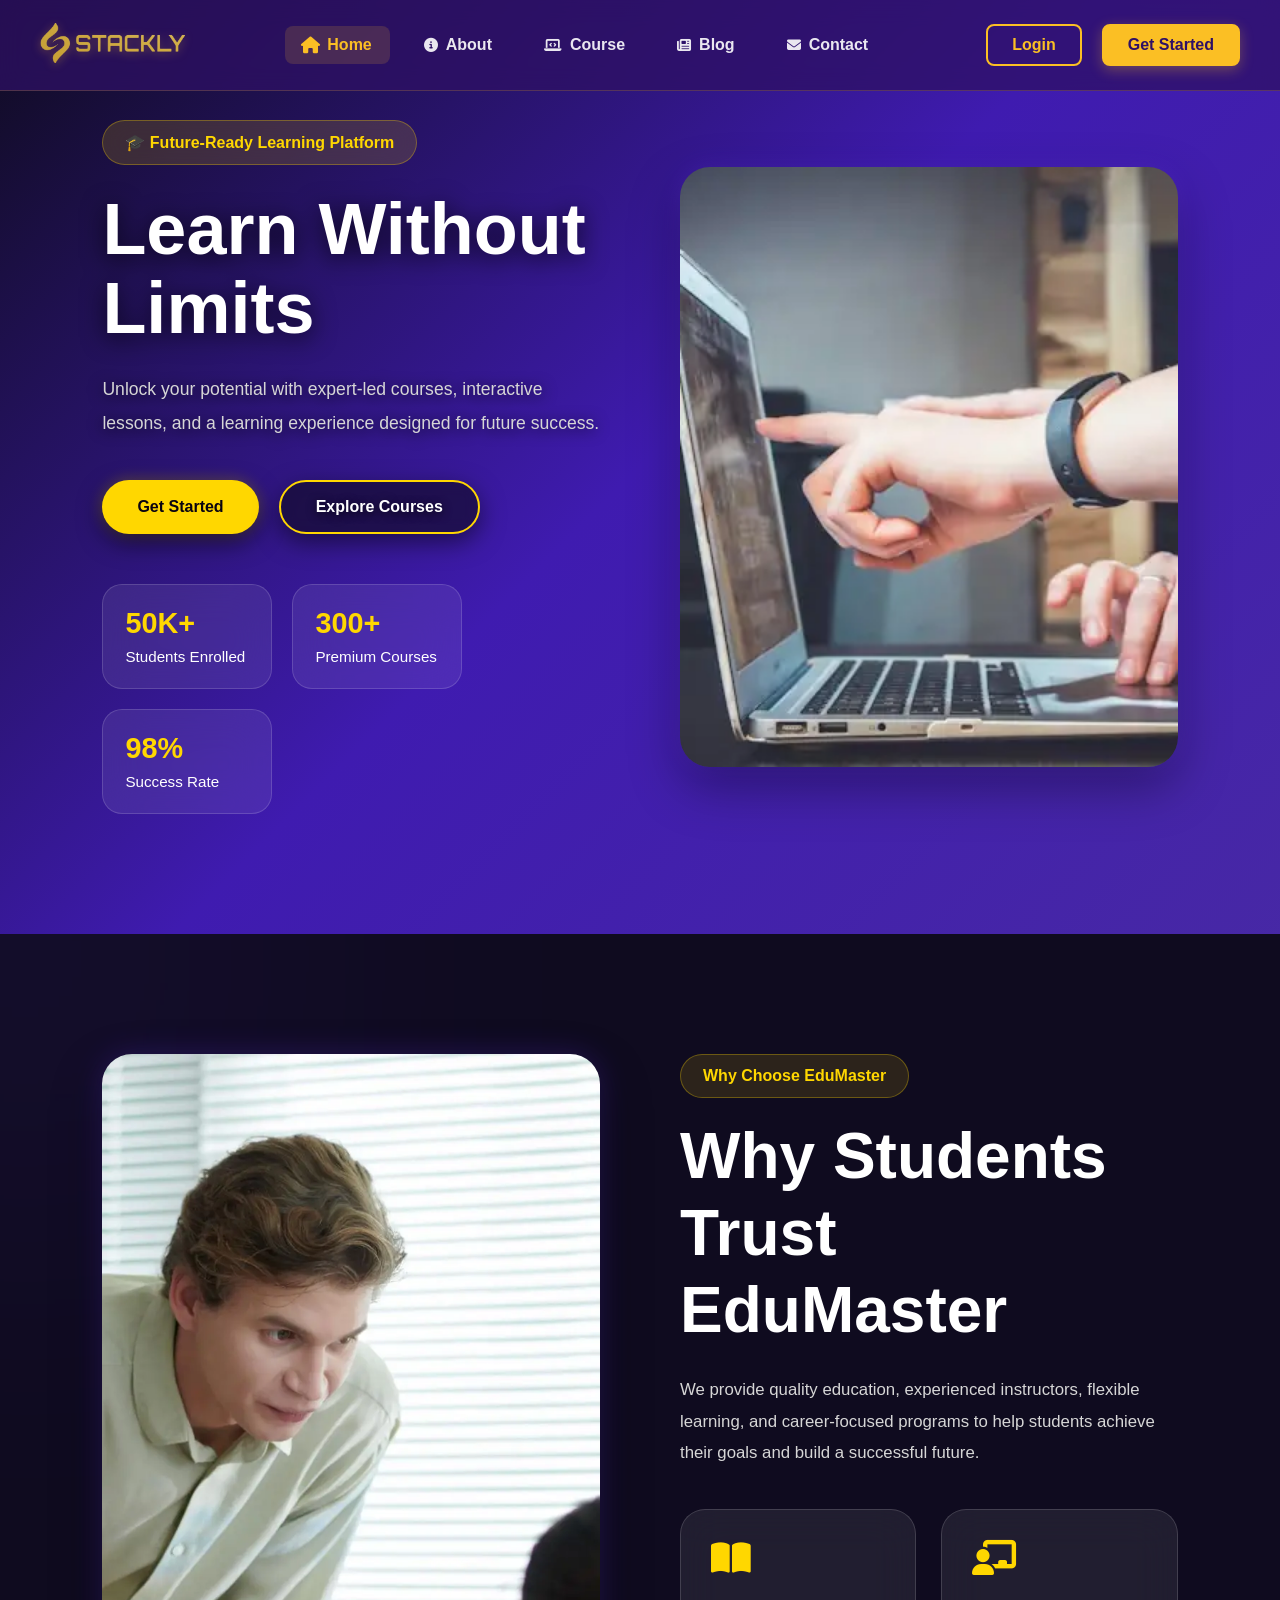
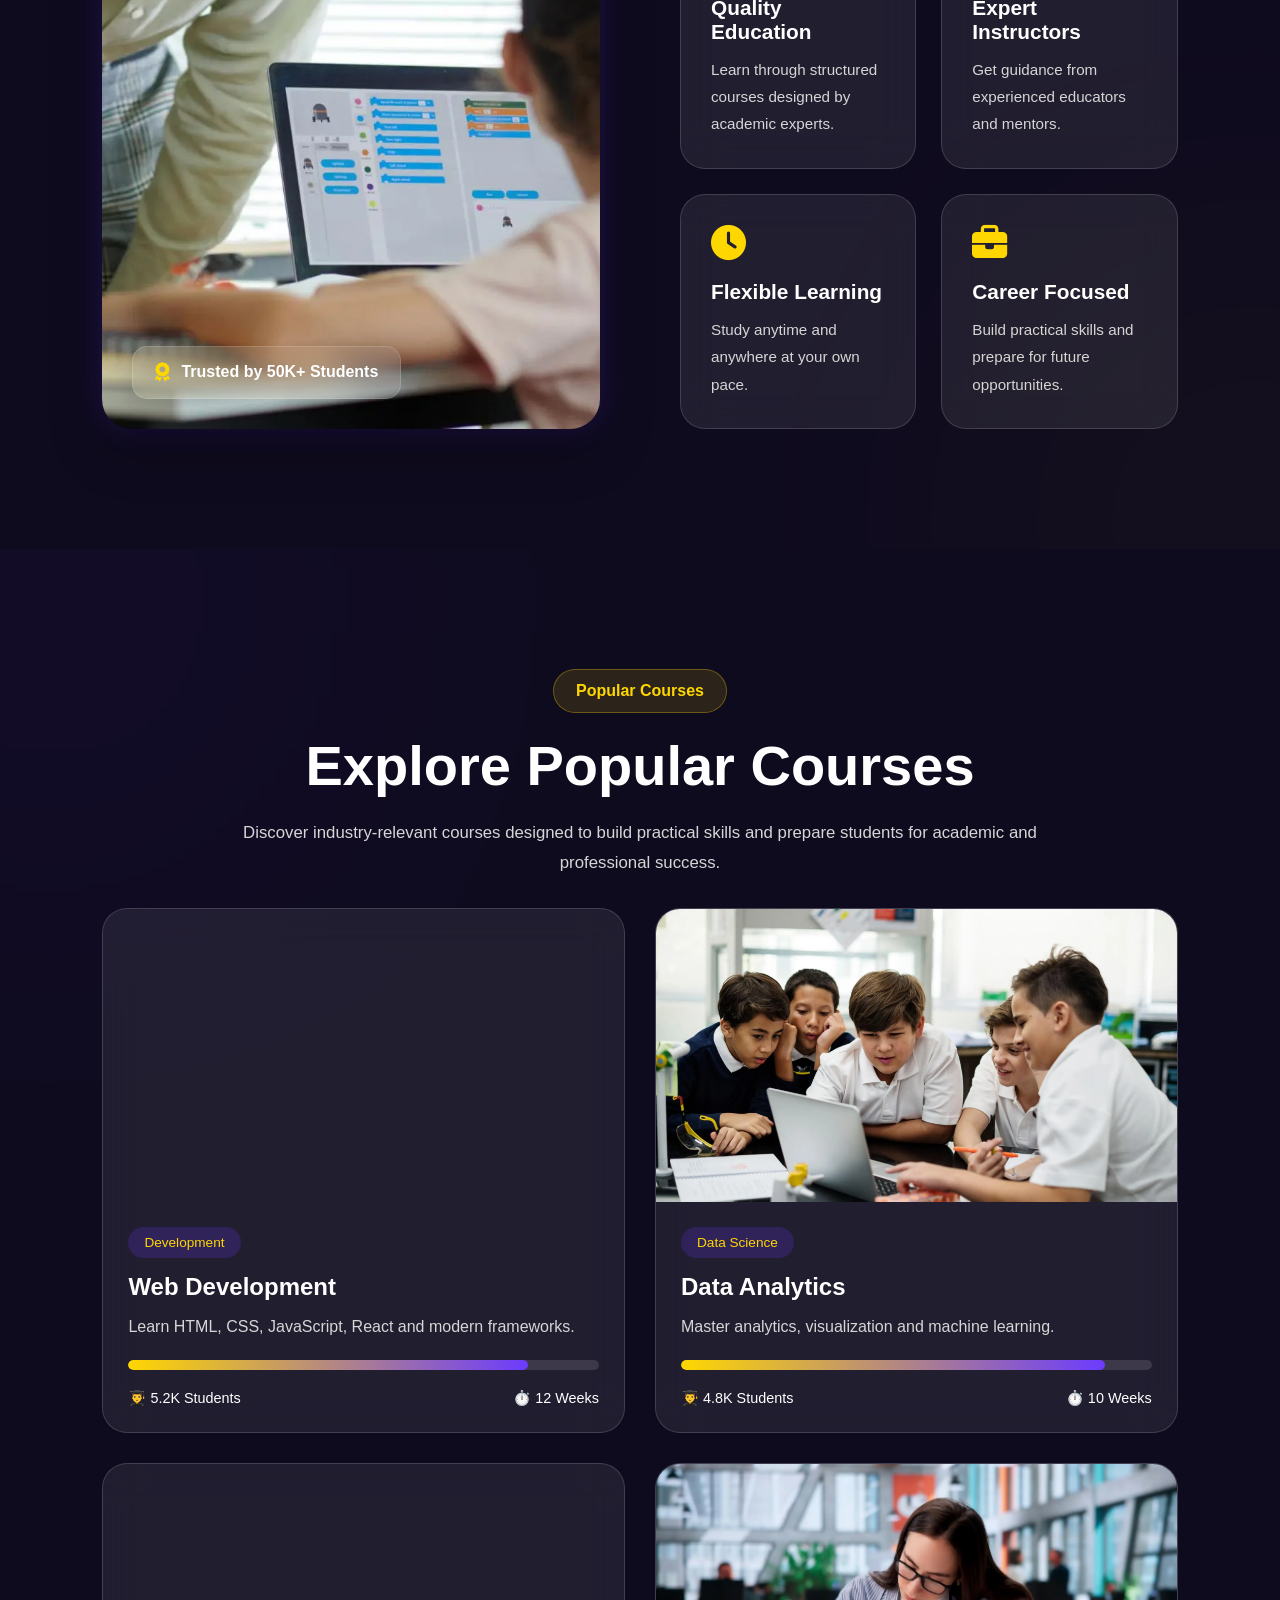
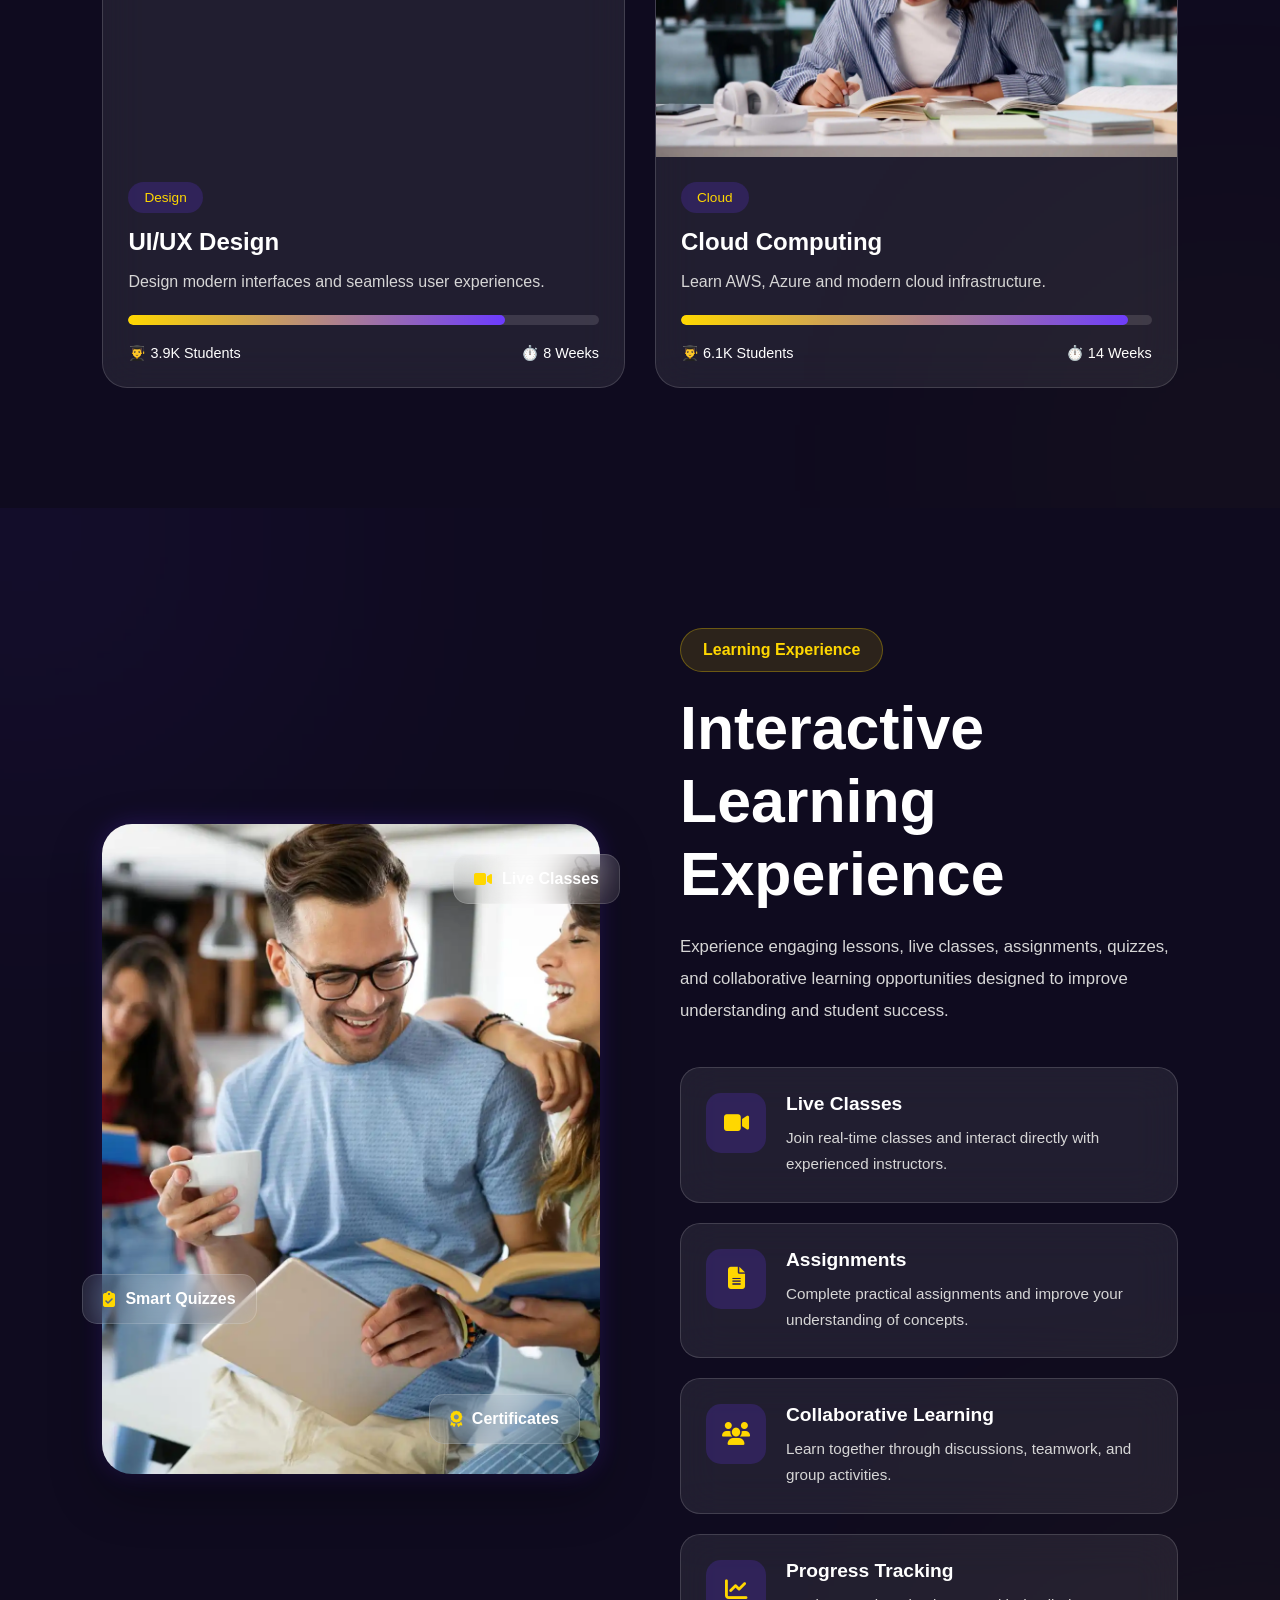
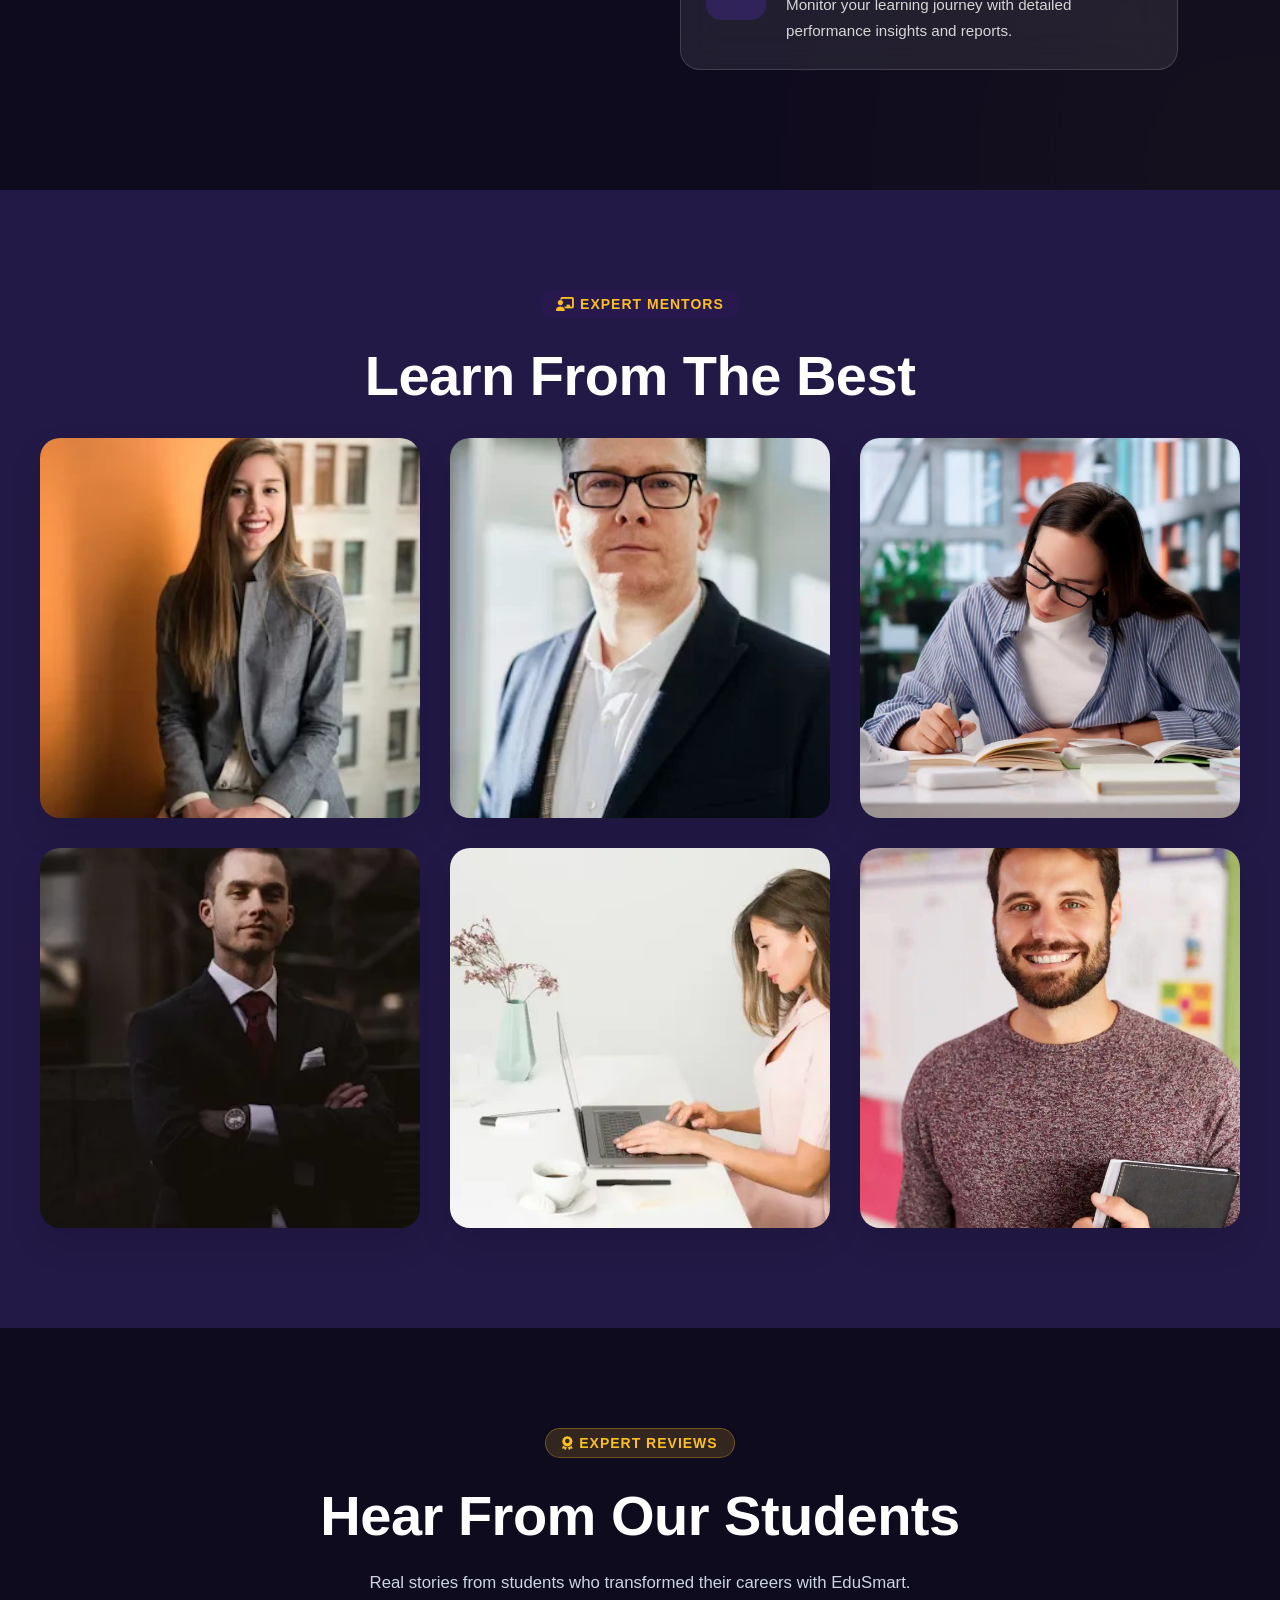
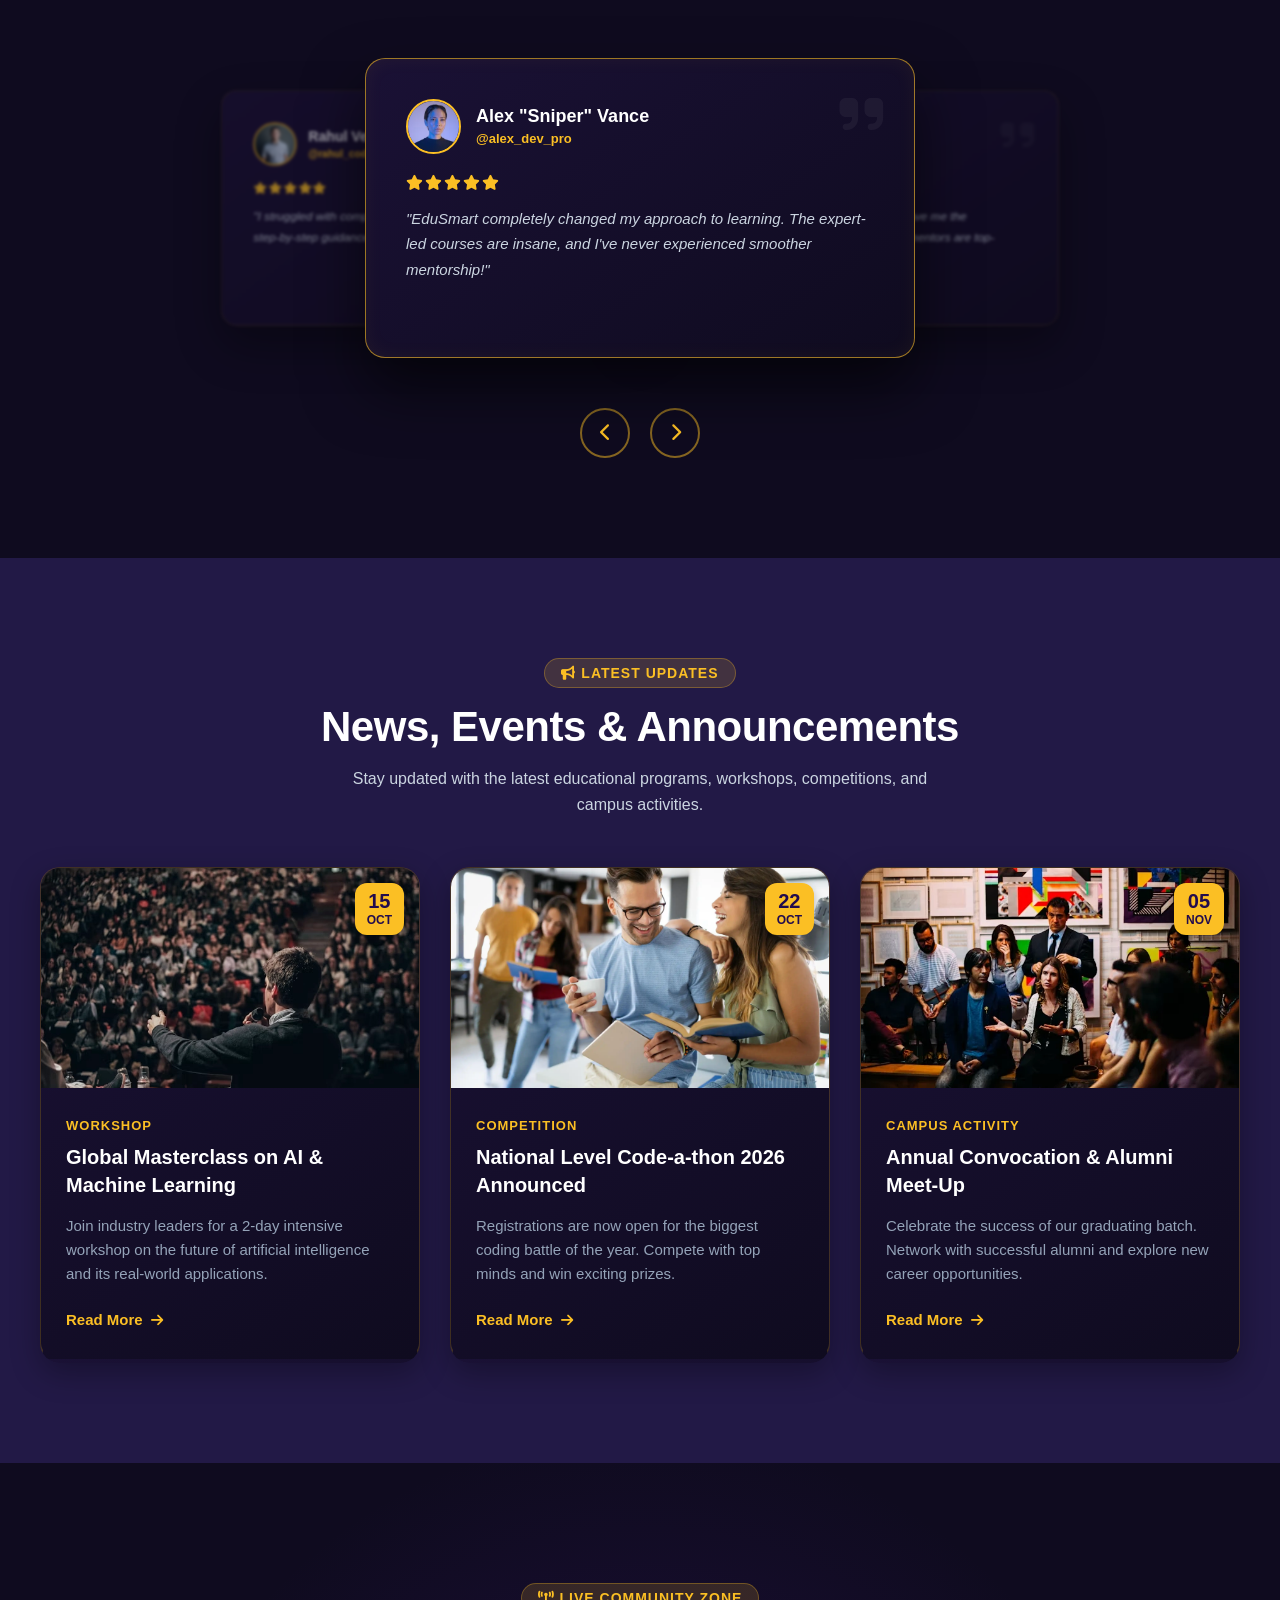
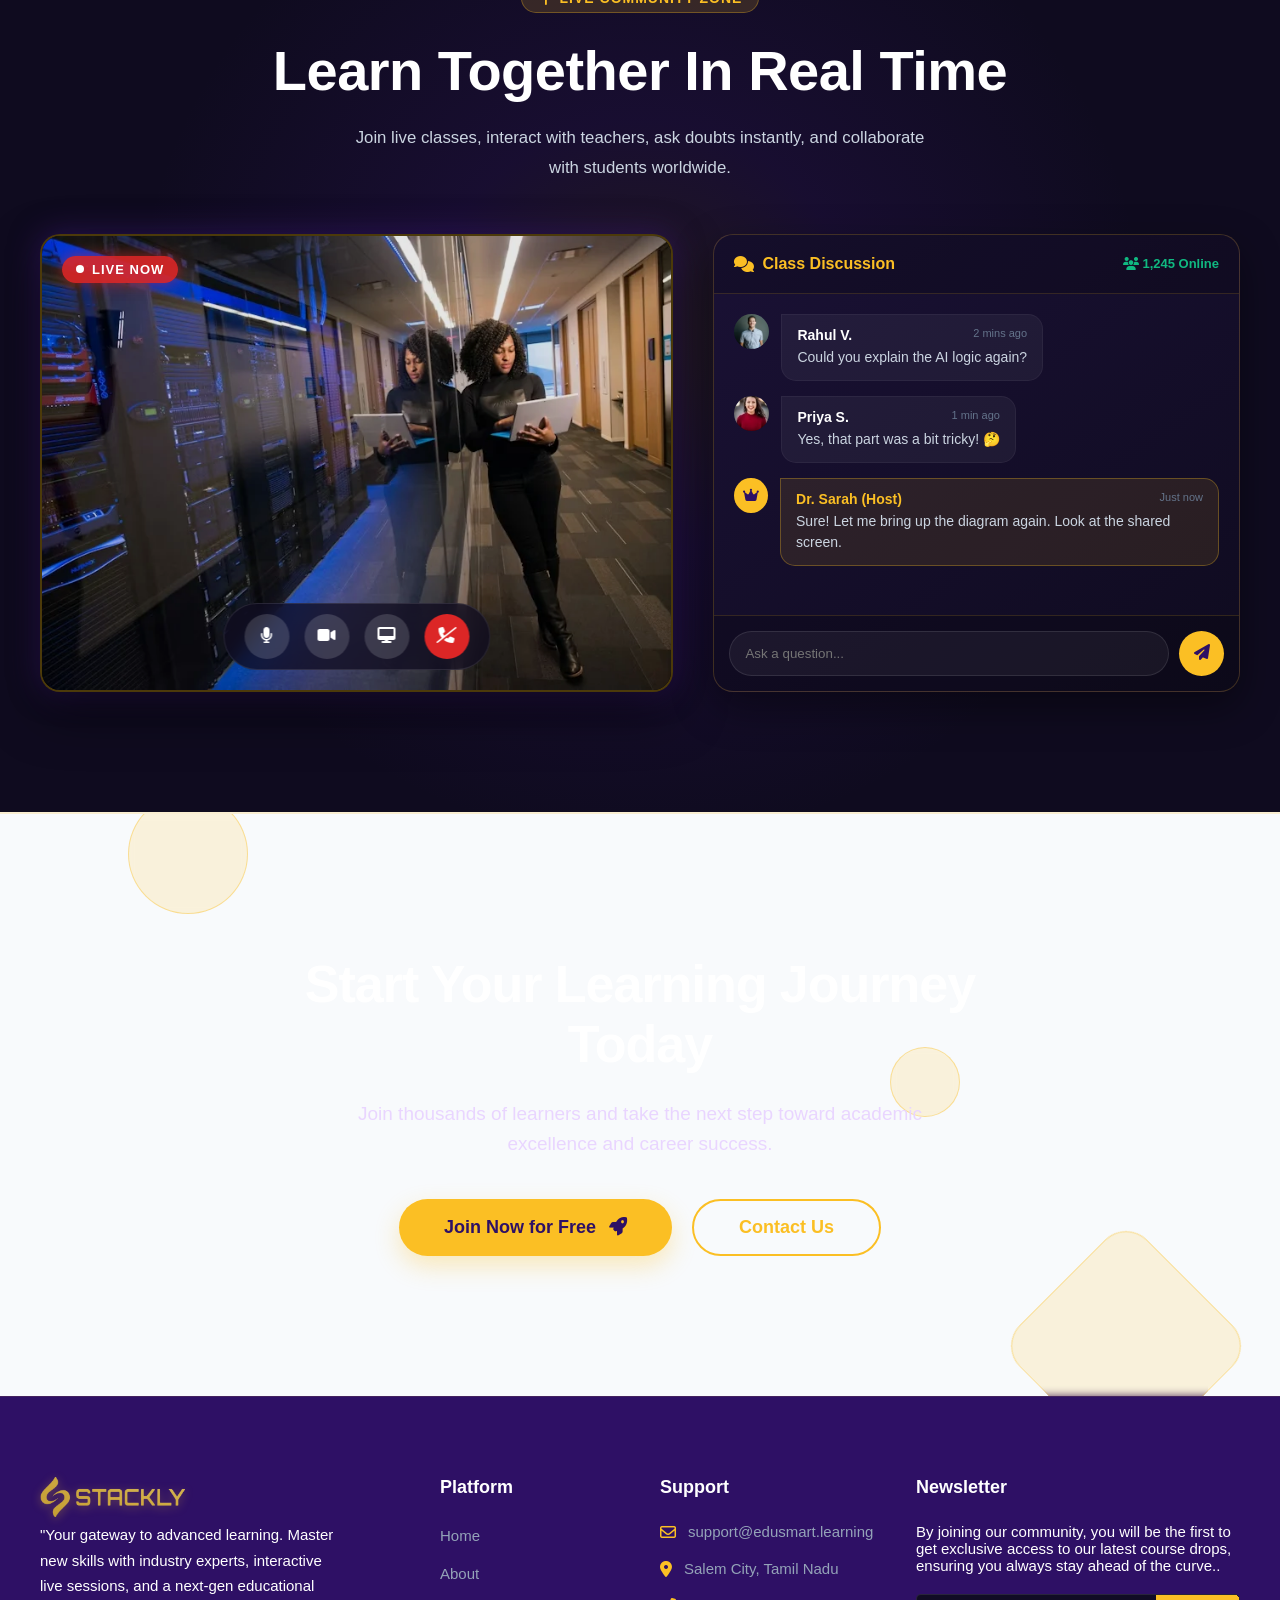
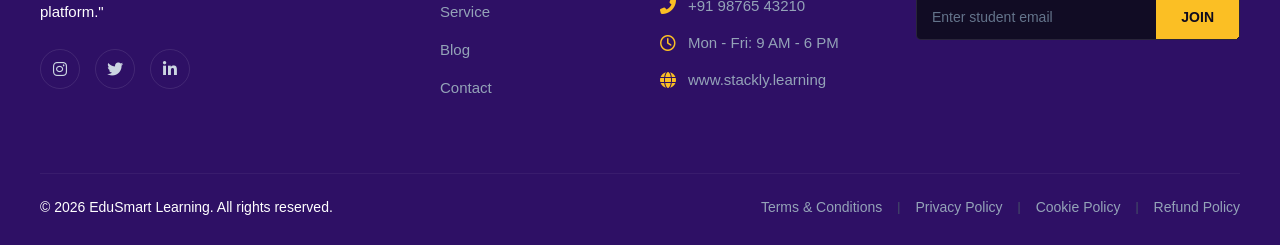
<file: index.html>
<!DOCTYPE html>
<html lang="en">

<head>
    <meta charset="UTF-8">
    <meta name="viewport" content="width=device-width, initial-scale=1.0">
    <meta property="og:title" content="Your Website Title Here">
    <meta property="og:description" content="Join our premium online learning platform and upgrade your skills today.">
    <meta property="og:image" content="https://yourwebsite.com/asset/preview-image.jpg">
    <meta property="og:url" content="https://yourwebsite.com">
    <meta property="og:type" content="website">
    <meta name="description"
        content="Join our premium online learning platform. Access interactive courses, live community zones, and expert tutors to upgrade your skills today.">
    <link rel="icon" type="image/png" href="./asset/logo_Favicon.webp">
    <title>Stackly - Online Education Platform</title>

    <link rel="stylesheet" href="https://cdnjs.cloudflare.com/ajax/libs/font-awesome/6.4.0/css/all.min.css">

    <link href="https://unpkg.com/aos@2.3.4/dist/aos.css" rel="stylesheet">

    <link rel="stylesheet" href="common.css">
    <link rel="stylesheet" href="style.css">
</head>

<body>

    <div id="preloader">
        <div class="loader-content">
            <i class="fas fa-graduation-cap loader-icon"></i>
            <h2>Stackly Education</h2>
            <div class="spinner"></div>
        </div>
    </div>

    <nav class="navbar">
        <div class="nav-container">

            <div class="nav-logo">
                <a href="index.html">
                    <img src="./asset/yellow_logo.webp" alt="logo" class="logo">
                </a>
            </div>

            <ul class="nav-menu">
                <li><a href="index.html" class="menu-link active" data-page="Home"><i class="fas fa-home"></i> Home</a>
                </li>
                <li><a href="about.html" class="menu-link" data-page="About"><i class="fas fa-info-circle"></i>
                        About</a></li>
                <li><a href="course.html" class="menu-link" data-page="Course"><i class="fas fa-laptop-code"></i>
                        Course</a></li>
                <li><a href="blog.html" class="menu-link" data-page="Blog"><i class="fas fa-newspaper"></i> Blog</a>
                </li>
                <li><a href="contact.html" class="menu-link" data-page="Contact"><i class="fas fa-envelope"></i>
                        Contact</a></li>
            </ul>

            <div class="nav-actions">
                <button class="btn-login" onclick="window.location.href='login.html'">Login</button>
                <button class="btn-get-started" onclick="window.location.href='createaccount.html'">Get Started</button>
            </div>

            <button class="hamburger" id="hamburger-btn" aria-label="Toggle Menu">
                <span class="bar"></span><span class="bar"></span><span class="bar"></span>
            </button>
        </div>

        <div class="mobile-dropdown" id="mobile-menu">
            <ul class="mobile-nav-links">
                <li><a href="index.html" class="mobile-link active" data-page="Home"><i class="fas fa-home"></i>
                        Home</a></li>
                <li><a href="about.html" class="mobile-link" data-page="About"><i class="fas fa-info-circle"></i>
                        About</a></li>
                <li><a href="course.html" class="mobile-link" data-page="Course"><i class="fas fa-laptop-code"></i>
                        Course</a>
                </li>
                <li><a href="blog.html" class="mobile-link" data-page="Blog"><i class="fas fa-newspaper"></i> Blog</a>
                </li>
                <li><a href="contact.html" class="mobile-link" data-page="Contact"><i class="fas fa-envelope"></i>
                        Contact</a></li>
            </ul>
            <div class="mobile-btn-wrapper">
                <button class="btn-login mobile-login-btn" onclick="window.location.href='login.html'">Login</button>
                <button class="btn-get-started mobile-get-btn" onclick="window.location.href='createaccount.html'">Get
                    Started</button>
            </div>
        </div>
    </nav>

    <section class="hero">

        <video autoplay muted loop playsinline class="hero-video">
            <source src="./asset/video1.mp4">
        </video>

        <div class="hero-overlay"></div>

        <div class="hero-container">

            <div class="hero-content">
                <div class="hero-badge" data-aos="fade-right">
                    🎓 Future-Ready Learning Platform
                </div>

                <h1 id="heroTitle" data-aos="fade-right" data-aos-duration="1200">
                    Learn Without Limits
                </h1>

                <p id="heroText" data-aos="fade-up" data-aos-delay="200">
                    Unlock your potential with expert-led courses, interactive lessons, and a learning experience
                    designed for future success.
                </p>

                <div class="hero-buttons" data-aos="zoom-in" data-aos-delay="400">
                    <a href="404page.html" class="btn-primary">Get Started</a>
                    <a href="404page.html" class="btn-secondary">Explore Courses</a>
                </div>

                <div class="hero-stats">
                    <div class="stat-card" data-aos="zoom-in-up" data-aos-delay="600">
                        <h3>50K+</h3>
                        <span>Students Enrolled</span>
                    </div>

                    <div class="stat-card" data-aos="zoom-in-up" data-aos-delay="800">
                        <h3>300+</h3>
                        <span>Premium Courses</span>
                    </div>

                    <div class="stat-card" data-aos="zoom-in-up" data-aos-delay="1000">
                        <h3>98%</h3>
                        <span>Success Rate</span>
                    </div>
                </div>
            </div>

            <div class="hero-right" data-aos="fade-left" data-aos-duration="1400">
                <div class="hero-image-wrapper">
                    <img src="./asset/a1.webp" class="hero-image active" alt="Students Learning" loading="lazy"
                        decoding="async">

                    <img src="./asset/a2.webp" class="hero-image" alt="Online Education" loading="lazy"
                        decoding="async">

                    <img src="./asset/a3.webp" class="hero-image" alt="Education Success" loading="lazy"
                        decoding="async">
                </div>
            </div>

        </div>
    </section>

    <section class="why-trust">

        <div class="container">

            <div class="trust-image" data-aos="fade-right" data-aos-duration="1200">

                <img src="./asset/f2.webp" alt="Teacher Guiding Students" loading="lazy" decoding="async">

                <div class="floating-badge">
                    <i class="fas fa-award"></i>
                    <span>Trusted by 50K+ Students</span>
                </div>

            </div>

            <div class="trust-content">

                <span class="section-badge" data-aos="fade-up">
                    Why Choose EduMaster
                </span>

                <h2 data-aos="fade-up" data-aos-delay="200">
                    Why Students Trust EduMaster
                </h2>

                <p data-aos="fade-up" data-aos-delay="400">
                    We provide quality education, experienced instructors,
                    flexible learning, and career-focused programs to help
                    students achieve their goals and build a successful future.
                </p>

                <div class="feature-grid">

                    <div class="feature-card" data-aos="zoom-in" data-aos-delay="100">
                        <i class="fas fa-book-open"></i>
                        <h3>Quality Education</h3>
                        <p>
                            Learn through structured courses designed by academic experts.
                        </p>
                    </div>

                    <div class="feature-card" data-aos="zoom-in" data-aos-delay="200">
                        <i class="fas fa-chalkboard-teacher"></i>
                        <h3>Expert Instructors</h3>
                        <p>
                            Get guidance from experienced educators and mentors.
                        </p>
                    </div>

                    <div class="feature-card" data-aos="zoom-in" data-aos-delay="300">
                        <i class="fas fa-clock"></i>
                        <h3>Flexible Learning</h3>
                        <p>
                            Study anytime and anywhere at your own pace.
                        </p>
                    </div>

                    <div class="feature-card" data-aos="zoom-in" data-aos-delay="400">
                        <i class="fas fa-briefcase"></i>
                        <h3>Career Focused</h3>
                        <p>
                            Build practical skills and prepare for future opportunities.
                        </p>
                    </div>

                </div>

            </div>

        </div>

    </section>

    <section class="courses">

        <div class="section-header">

            <span class="section-badge" data-aos="fade-up">
                Popular Courses
            </span>

            <h2 data-aos="fade-up" data-aos-delay="200">
                Explore Popular Courses
            </h2>

            <p data-aos="fade-up" data-aos-delay="400">
                Discover industry-relevant courses designed to build practical skills and prepare students for academic
                and professional success.
            </p>

        </div>

        <div class="courses-grid">

            <div class="course-card" data-aos="zoom-in">

                <div class="course-image">
                    <img src="./asset/sec2.webp" alt="Web Development Course" loading="lazy" decoding="async">
                </div>

                <div class="course-content">

                    <span class="course-tag">Development</span>

                    <h3>Web Development</h3>

                    <p>
                        Learn HTML, CSS, JavaScript, React and modern frameworks.
                    </p>

                    <div class="progress">
                        <span style="width:85%"></span>
                    </div>

                    <div class="course-info">
                        <span>👨‍🎓 5.2K Students</span>
                        <span>⏱️ 12 Weeks</span>
                    </div>

                </div>

            </div>

            <div class="course-card" data-aos="zoom-in" data-aos-delay="200">

                <div class="course-image">
                    <img src="./asset/sec3.webp" alt="Data Science Course" loading="lazy" decoding="async">
                </div>

                <div class="course-content">

                    <span class="course-tag">Data Science</span>

                    <h3>Data Analytics</h3>

                    <p>
                        Master analytics, visualization and machine learning.
                    </p>

                    <div class="progress">
                        <span style="width:90%"></span>
                    </div>

                    <div class="course-info">
                        <span>👨‍🎓 4.8K Students</span>
                        <span>⏱️ 10 Weeks</span>
                    </div>

                </div>

            </div>

            <div class="course-card" data-aos="zoom-in" data-aos-delay="400">

                <div class="course-image">
                    <img src="./asset/sec4.webp" alt="UI UX Design Course" loading="lazy" decoding="async">
                </div>

                <div class="course-content">

                    <span class="course-tag">Design</span>

                    <h3>UI/UX Design</h3>

                    <p>
                        Design modern interfaces and seamless user experiences.
                    </p>

                    <div class="progress">
                        <span style="width:80%"></span>
                    </div>

                    <div class="course-info">
                        <span>👨‍🎓 3.9K Students</span>
                        <span>⏱️ 8 Weeks</span>
                    </div>

                </div>

            </div>

            <div class="course-card" data-aos="zoom-in" data-aos-delay="600">

                <div class="course-image">
                    <img src="./asset/sec5.webp" alt="Cloud Computing Course" loading="lazy" decoding="async">
                </div>

                <div class="course-content">

                    <span class="course-tag">Cloud</span>

                    <h3>Cloud Computing</h3>

                    <p>
                        Learn AWS, Azure and modern cloud infrastructure.
                    </p>

                    <div class="progress">
                        <span style="width:95%"></span>
                    </div>

                    <div class="course-info">
                        <span>👨‍🎓 6.1K Students</span>
                        <span>⏱️ 14 Weeks</span>
                    </div>

                </div>

            </div>

        </div>

    </section>


    <section class="learning-experience">

        <div class="learning-container">

            <div class="learning-image" data-aos="fade-right" data-aos-duration="1200">

                <img src="./asset/sec8.webp" alt="Tablet and Digital Learning Tools" loading="lazy" decoding="async">

                <div class="floating-card card-one">
                    <i class="fas fa-video"></i>
                    <span>Live Classes</span>
                </div>

                <div class="floating-card card-two">
                    <i class="fas fa-clipboard-check"></i>
                    <span>Smart Quizzes</span>
                </div>

                <div class="floating-card card-three">
                    <i class="fas fa-award"></i>
                    <span>Certificates</span>
                </div>

            </div>

            <div class="learning-content">

                <span class="section-badge" data-aos="fade-up">
                    Learning Experience
                </span>

                <h2 data-aos="fade-up" data-aos-delay="200">
                    Interactive Learning Experience
                </h2>

                <p data-aos="fade-up" data-aos-delay="400">
                    Experience engaging lessons, live classes, assignments,
                    quizzes, and collaborative learning opportunities designed
                    to improve understanding and student success.
                </p>

                <div class="learning-features">

                    <div class="learning-box" data-aos="fade-up" data-aos-delay="100">

                        <i class="fas fa-video"></i>

                        <div>
                            <h3>Live Classes</h3>
                            <p>
                                Join real-time classes and interact directly
                                with experienced instructors.
                            </p>
                        </div>

                    </div>

                    <div class="learning-box" data-aos="fade-up" data-aos-delay="300">

                        <i class="fas fa-file-alt"></i>

                        <div>
                            <h3>Assignments</h3>
                            <p>
                                Complete practical assignments and improve
                                your understanding of concepts.
                            </p>
                        </div>

                    </div>

                    <div class="learning-box" data-aos="fade-up" data-aos-delay="500">

                        <i class="fas fa-users"></i>

                        <div>
                            <h3>Collaborative Learning</h3>
                            <p>
                                Learn together through discussions,
                                teamwork, and group activities.
                            </p>
                        </div>

                    </div>

                    <div class="learning-box" data-aos="fade-up" data-aos-delay="700">

                        <i class="fas fa-chart-line"></i>

                        <div>
                            <h3>Progress Tracking</h3>
                            <p>
                                Monitor your learning journey with detailed
                                performance insights and reports.
                            </p>
                        </div>

                    </div>

                </div>

            </div>

        </div>

    </section>

    <section class="teachers-section">
        <div class="teachers-container">

            <div class="section-header fade-up">
                <span class="section-tag"><i class="fas fa-chalkboard-teacher"></i> Expert Mentors</span>
                <h2 class="section-title">Learn from the Best</h2>
            </div>

            <div class="teachers-grid">

                <div class="flip-card fade-up">
                    <div class="flip-inner">
                        <div class="flip-front">
                            <img src="./asset/c2.webp" alt="Teacher" loading="lazy" decoding="async">
                        </div>
                        <div class="flip-back">
                            <h3>Dr. Sarah Johnson</h3>
                            <span class="teacher-role">Mathematics Expert</span>
                            <p>10+ years of experience in making advanced mathematics easy to understand.</p>
                            <div class="social">
                                <a href="404page.html"><i class="fab fa-linkedin-in"></i></a>
                                <a href="404page.html"><i class="fab fa-twitter"></i></a>
                                <a href="404page.html"><i class="fas fa-envelope"></i></a>
                            </div>
                        </div>
                    </div>
                </div>

                <div class="flip-card fade-up" style="transition-delay: 0.1s;">
                    <div class="flip-inner">
                        <div class="flip-front">
                            <img src="./asset/c1.webp" alt="Teacher" loading="lazy" decoding="async">
                        </div>
                        <div class="flip-back">
                            <h3>Prof. Michael Lee</h3>
                            <span class="teacher-role">Science Instructor</span>
                            <p>Focused on practical science, research, and innovation-based learning.</p>
                            <div class="social">
                                <a href="404page.html"><i class="fab fa-linkedin-in"></i></a>
                                <a href="404page.html"><i class="fab fa-twitter"></i></a>
                                <a href="404page.html"><i class="fas fa-envelope"></i></a>
                            </div>
                        </div>
                    </div>
                </div>

                <div class="flip-card fade-up" style="transition-delay: 0.2s;">
                    <div class="flip-inner">
                        <div class="flip-front">
                            <img src="./asset/sec5.webp" alt="Teacher" loading="lazy" decoding="async">
                        </div>
                        <div class="flip-back">
                            <h3>Emily Roberts</h3>
                            <span class="teacher-role">Technology Mentor</span>
                            <p>Expert in coding, AI, and building modern digital learning systems.</p>
                            <div class="social">
                                <a href="404page.html"><i class="fab fa-linkedin-in"></i></a>
                                <a href="404page.html"><i class="fab fa-github"></i></a>
                                <a href="404page.html"><i class="fas fa-globe"></i></a>
                            </div>
                        </div>
                    </div>
                </div>

                <div class="flip-card fade-up">
                    <div class="flip-inner">
                        <div class="flip-front">
                            <img src="./asset/c3.webp" alt="Teacher" loading="lazy" decoding="async">
                        </div>
                        <div class="flip-back">
                            <h3>David Wilson</h3>
                            <span class="teacher-role">Business Coach</span>
                            <p>Guiding students in career growth, leadership, and core business skills.</p>
                            <div class="social">
                                <a href="404page.html"><i class="fab fa-linkedin-in"></i></a>
                                <a href="404page.html"><i class="fab fa-twitter"></i></a>
                                <a href="404page.html"><i class="fas fa-envelope"></i></a>
                            </div>
                        </div>
                    </div>
                </div>

                <div class="flip-card fade-up" style="transition-delay: 0.1s;">
                    <div class="flip-inner">
                        <div class="flip-front">
                            <img src="./asset/c7.webp" alt="Teacher" loading="lazy" decoding="async">
                        </div>
                        <div class="flip-back">
                            <h3>Anna Smith</h3>
                            <span class="teacher-role">English Trainer</span>
                            <p>Improving communication, soft skills, and professional language fluency.</p>
                            <div class="social">
                                <a href="404page.html"><i class="fab fa-linkedin-in"></i></a>
                                <a href="404page.html"><i class="fab fa-youtube"></i></a>
                                <a href="404page.html"><i class="fas fa-envelope"></i></a>
                            </div>
                        </div>
                    </div>
                </div>

                <div class="flip-card fade-up" style="transition-delay: 0.2s;">
                    <div class="flip-inner">
                        <div class="flip-front">
                            <img src="./asset/f4.webp" alt="Teacher" loading="lazy" decoding="async">
                        </div>
                        <div class="flip-back">
                            <h3>John Carter</h3>
                            <span class="teacher-role">Physics Expert</span>
                            <p>Making complex physics theories easy with practical real-world examples.</p>
                            <div class="social">
                                <a href="404page.html"><i class="fab fa-linkedin-in"></i></a>
                                <a href="404page.html"><i class="fab fa-twitter"></i></a>
                                <a href="404page.html"><i class="fas fa-envelope"></i></a>
                            </div>
                        </div>
                    </div>
                </div>

            </div>
        </div>
    </section>


    <section class="testimonials-3d-section" id="success-stories">
        <div class="testimonials-container">

            <div class="section-header fade-up">
                <span class="section-tag-gold"><i class="fas fa-award"></i> Expert Reviews</span>
                <h2 class="section-title text-white">Hear From Our Students</h2>
                <p class="section-desc text-light">Real stories from students who transformed their careers with
                    EduSmart.</p>
            </div>

            <div class="slider-3d-wrapper fade-up">

                <div class="slider-3d-container" id="slider-3d-container">

                    <div class="card-3d">
                        <div class="card-top">
                            <img src="./asset/c5.webp" alt="Student" loading="lazy" decoding="async">
                            <div class="student-info-3d">
                                <h4>Alex "Sniper" Vance</h4>
                                <span>@alex_dev_pro</span>
                            </div>
                            <i class="fas fa-quote-right quote-bg"></i>
                        </div>
                        <div class="stars"><i class="fas fa-star"></i><i class="fas fa-star"></i><i
                                class="fas fa-star"></i><i class="fas fa-star"></i><i class="fas fa-star"></i></div>
                        <p>"EduSmart completely changed my approach to learning. The expert-led courses are insane, and
                            I've never experienced smoother mentorship!"</p>
                    </div>

                    <div class="card-3d">
                        <div class="card-top">
                            <img src="./asset/c8.webp" alt="Student" loading="lazy" decoding="async">
                            <div class="student-info-3d">
                                <h4>Priya Sharma</h4>
                                <span>@priya_designs</span>
                            </div>
                            <i class="fas fa-quote-right quote-bg"></i>
                        </div>
                        <div class="stars"><i class="fas fa-star"></i><i class="fas fa-star"></i><i
                                class="fas fa-star"></i><i class="fas fa-star"></i><i class="fas fa-star-half-alt"></i>
                        </div>
                        <p>"The interactive lessons and practical projects gave me the confidence to build real-world
                            applications. The mentors are top-notch."</p>
                    </div>

                    <div class="card-3d">
                        <div class="card-top">
                            <img src="./asset/c9.webp" alt="Student" loading="lazy" decoding="async">
                            <div class="student-info-3d">
                                <h4>Sarah Jenkins</h4>
                                <span>@sarah_data</span>
                            </div>
                            <i class="fas fa-quote-right quote-bg"></i>
                        </div>
                        <div class="stars"><i class="fas fa-star"></i><i class="fas fa-star"></i><i
                                class="fas fa-star"></i><i class="fas fa-star"></i><i class="fas fa-star"></i></div>
                        <p>"Getting globally certified through EduSmart was a game-changer for my career. The
                            zero-latency platform makes learning an absolute joy."</p>
                    </div>

                    <div class="card-3d">
                        <div class="card-top">
                            <img src="./asset/c10.webp" alt="Student" loading="lazy" decoding="async">
                            <div class="student-info-3d">
                                <h4>Rahul Verma</h4>
                                <span>@rahul_coder</span>
                            </div>
                            <i class="fas fa-quote-right quote-bg"></i>
                        </div>
                        <div class="stars"><i class="fas fa-star"></i><i class="fas fa-star"></i><i
                                class="fas fa-star"></i><i class="fas fa-star"></i><i class="fas fa-star"></i></div>
                        <p>"I struggled with complex logic until I found the courses here. The step-by-step guidance
                            made everything so much easier to grasp."</p>
                    </div>

                </div>

                <div class="slider-controls-3d">
                    <button id="prev-3d"><i class="fas fa-chevron-left"></i></button>
                    <button id="next-3d"><i class="fas fa-chevron-right"></i></button>
                </div>

            </div>
        </div>
    </section>

    <section class="news-section" id="news">
        <div class="news-container">

            <div class="section-header fade-up">
                <span class="section-tag-purple"><i class="fas fa-bullhorn"></i> Latest Updates</span>
                <h2 class="section-title-dark">News, Events & Announcements</h2>
                <p class="section-desc-dark">Stay updated with the latest educational programs, workshops, competitions,
                    and campus activities.</p>
            </div>

            <div class="news-grid">

                <div class="news-card fade-up">
                    <div class="news-img-wrapper">
                        <img src="./asset/b1.webp" alt="Workshop Event" loading="lazy" decoding="async">
                        <div class="news-date">
                            <span class="date-day">15</span>
                            <span class="date-month">Oct</span>
                        </div>
                    </div>
                    <div class="news-content">
                        <span class="news-category">Workshop</span>
                        <h3 class="news-title">Global Masterclass on AI & Machine Learning</h3>
                        <p class="news-excerpt">Join industry leaders for a 2-day intensive workshop on the future of
                            artificial intelligence and its real-world applications.</p>
                        <a href="404page.html" class="read-more-btn">Read More <i class="fas fa-arrow-right"></i></a>
                    </div>
                </div>

                <div class="news-card fade-up" style="transition-delay: 0.1s;">
                    <div class="news-img-wrapper">
                        <img src="./asset/sec8.webp" alt="Hackathon Event" loading="lazy" decoding="async">
                        <div class="news-date">
                            <span class="date-day">22</span>
                            <span class="date-month">Oct</span>
                        </div>
                    </div>
                    <div class="news-content">
                        <span class="news-category">Competition</span>
                        <h3 class="news-title">National Level Code-a-thon 2026 Announced</h3>
                        <p class="news-excerpt">Registrations are now open for the biggest coding battle of the year.
                            Compete with top minds and win exciting prizes.</p>
                        <a href="404page.html" class="read-more-btn">Read More <i class="fas fa-arrow-right"></i></a>
                    </div>
                </div>

                <div class="news-card fade-up" style="transition-delay: 0.2s;">
                    <div class="news-img-wrapper">
                        <img src="./asset/b2.webp" alt="Graduation Event" loading="lazy" decoding="async">
                        <div class="news-date">
                            <span class="date-day">05</span>
                            <span class="date-month">Nov</span>
                        </div>
                    </div>
                    <div class="news-content">
                        <span class="news-category">Campus Activity</span>
                        <h3 class="news-title">Annual Convocation & Alumni Meet-Up</h3>
                        <p class="news-excerpt">Celebrate the success of our graduating batch. Network with successful
                            alumni and explore new career opportunities.</p>
                        <a href="404page.html" class="read-more-btn">Read More <i class="fas fa-arrow-right"></i></a>
                    </div>
                </div>

            </div>

        </div>
    </section>

    <section class="live-section" id="live-zone">
        <div class="live-glow-bg"></div>

        <div class="live-container">

            <div class="section-header fade-up" style="text-align: center;">
                <span class="section-tag-gold"><i class="fas fa-broadcast-tower"></i> Live Community Zone</span>
                <h2 class="section-title text-white">Learn Together in Real Time</h2>
                <p class="section-desc text-light" style="margin: 0 auto 50px auto;">Join live classes, interact with
                    teachers, ask doubts instantly, and collaborate with students worldwide.</p>
            </div>

            <div class="live-split-layout">
                <div class="live-video-box fade-up">
                    <div class="live-badge">
                        <span class="live-dot"></span> LIVE NOW
                    </div>

                    <img src="./asset/b3.webp" alt="Live Class" class="teacher-img" loading="lazy" decoding="async">

                    <div class="video-controls">
                        <button class="control-btn"><i class="fas fa-microphone"></i></button>
                        <button class="control-btn"><i class="fas fa-video"></i></button>
                        <button class="control-btn"><i class="fas fa-desktop"></i></button>
                        <button class="control-btn end-call"><i class="fas fa-phone-slash"></i></button>
                    </div>
                </div>

                <div class="live-chat-box fade-up" style="transition-delay: 0.2s;">

                    <div class="chat-header">
                        <h3><i class="fas fa-comments"></i> Class Discussion</h3>
                        <span class="online-count"><i class="fas fa-users"></i> 1,245 Online</span>
                    </div>

                    <div class="chat-stream" id="chat-stream">

                        <div class="chat-msg msg-1">
                            <img src="./asset/c10.webp" alt="User" loading="lazy" decoding="async">
                            <div class="msg-content">
                                <h4>Rahul V. <span>2 mins ago</span></h4>
                                <p>Could you explain the AI logic again?</p>
                            </div>
                        </div>

                        <div class="chat-msg msg-2">
                            <img src="./asset/b4.webp" alt="User" loading="lazy" decoding="async">
                            <div class="msg-content">
                                <h4>Priya S. <span>1 min ago</span></h4>
                                <p>Yes, that part was a bit tricky! 🤔</p>
                            </div>
                        </div>

                        <div class="chat-msg msg-3 tutor-msg">
                            <div class="tutor-icon"><i class="fas fa-crown"></i></div>
                            <div class="msg-content">
                                <h4 class="tutor-name">Dr. Sarah (Host) <span>Just now</span></h4>
                                <p>Sure! Let me bring up the diagram again. Look at the shared screen.</p>
                            </div>
                        </div>

                        <div class="floating-emojis">
                            <span class="emoji e-1">👍</span>
                            <span class="emoji e-2">❤️</span>
                            <span class="emoji e-3">🔥</span>
                            <span class="emoji e-4">👏</span>
                        </div>

                    </div>

                    <div class="chat-input-area">
                        <input type="text" id="chat-input" placeholder="Ask a question...">
                        <button id="chat-send-btn"><i class="fas fa-paper-plane"></i></button>
                    </div>

                </div>

            </div>
        </div>
    </section>


    <section class="cta-section" id="join-us">

        <div class="shape shape-1"></div>
        <div class="shape shape-2"></div>
        <div class="shape shape-3"></div>

        <div class="cta-container fade-up">
            <div class="cta-content">
                <h2 class="cta-title">Start Your Learning Journey Today</h2>
                <p class="cta-desc">Join thousands of learners and take the next step toward academic excellence and
                    career success.</p>

                <div class="cta-buttons">
                    <button class="btn-cta-primary" onclick="window.location.href='404page.html'">
                        Join Now for Free <i class="fas fa-rocket" style="margin-left: 8px;"></i>
                    </button>
                    <button class="btn-cta-secondary" onclick="window.location.href='404page.html'">
                        Contact Us
                    </button>
                </div>
            </div>
        </div>
    </section>

    <footer class="footer-section">
        <div class="footer-container">

            <div class="footer-grid">

                <div class="footer-col brand-col" data-aos="fade-up" data-aos-delay="300">
                    <div class="nav-logo">
                        <a href="index.html">
                            <img src="./asset/yellow_logo.webp" alt="logo" class="logo">
                        </a>
                    </div>
                    <p>"Your gateway to advanced learning. Master new skills with industry experts, interactive live
                        sessions, and a next-gen educational platform."</p>
                    <div class="footer-social">
                        <a href="404page.html"><i class="fab fa-instagram"></i></a>
                        <a href="404page.html"><i class="fab fa-twitter"></i></a>
                        <a href="404page.html"><i class="fab fa-linkedin-in"></i></a>
                    </div>
                </div>

                <div class="footer-col links-col" data-aos="fade-up" data-aos-delay="400">
                    <h3>Platform</h3>
                    <ul>
                        <li><a href="index.html">Home</a></li>
                        <li><a href="404page.html">About</a></li>
                        <li><a href="404page.html">Service</a></li>
                        <li><a href="404page.html">Blog</a></li>
                        <li><a href="404page.html">Contact</a></li>
                    </ul>
                </div>

                <div class="footer-col support-col" data-aos="fade-up" data-aos-delay="600">
                    <h3>Support</h3>
                    <ul>
                        <li class="support-item"><i class="far fa-envelope"></i> support@edusmart.learning</li>
                        <li class="support-item"><i class="fas fa-map-marker-alt"></i> Salem City, Tamil Nadu</li>
                        <li class="support-item"><i class="fas fa-phone-alt"></i> +91 98765 43210</li>
                        <li class="support-item"><i class="far fa-clock"></i> Mon - Fri: 9 AM - 6 PM</li>
                        <li class="support-item"><i class="fas fa-globe"></i> www.stackly.learning</li>
                    </ul>
                </div>


                <div class="footer-col newsletter-col" data-aos="fade-up" data-aos-delay="800">
                    <h3>Newsletter</h3>
                    <p>By joining our community, you will be the first to get exclusive access to our latest course
                        drops, ensuring you always stay ahead of the curve..</p>
                    <form class="newsletter-form" id="newsletter-form" novalidate>
                        <div class="newsletter-input-wrap">
                            <input type="email" id="newsletter-email" placeholder="Enter student email">
                            <button type="submit">JOIN</button>
                        </div>
                        <span id="email-msg" class="form-msg"></span>
                    </form>

                </div>

            </div>

            <div class="footer-bottom">
                <p>&copy; 2026 EduSmart Learning. All rights reserved.</p>
                <div class="footer-legal">
                    <a href="404page.html">Terms & Conditions</a>
                    <span class="separator">|</span>
                    <a href="404page.html">Privacy Policy</a>
                    <span class="separator">|</span>
                    <a href="404page.html">Cookie Policy</a>
                    <span class="separator">|</span>
                    <a href="404page.html">Refund Policy</a>
                </div>
            </div>

        </div>
    </footer>
    <script src="https://unpkg.com/aos@2.3.4/dist/aos.js"></script>

    <script src="script.js"></script>
    <script>
        const titles = [
            "Learn Without Limits",
            "Shape Your Future Today",
            "Knowledge Opportunities"
        ];

        const descriptions = [
            "Unlock your potential with expert-led courses, interactive lessons, and a learning experience designed for future success.",

            "Master new skills, earn certifications, and build a successful career through industry-focused education programs.",

            "Join thousands of learners worldwide and gain practical experience through engaging online learning environments."
        ];

        const images = document.querySelectorAll(".hero-image");

        let current = 0;

        setInterval(() => {

            current++;

            if (current >= titles.length) {
                current = 0;
            }

            document.getElementById("heroTitle").textContent =
                titles[current];

            document.getElementById("heroText").textContent =
                descriptions[current];

            images.forEach(img => {
                img.classList.remove("active");
            });

            images[current].classList.add("active");

        }, 4000);

    </script>
</body>

</html>
</file>
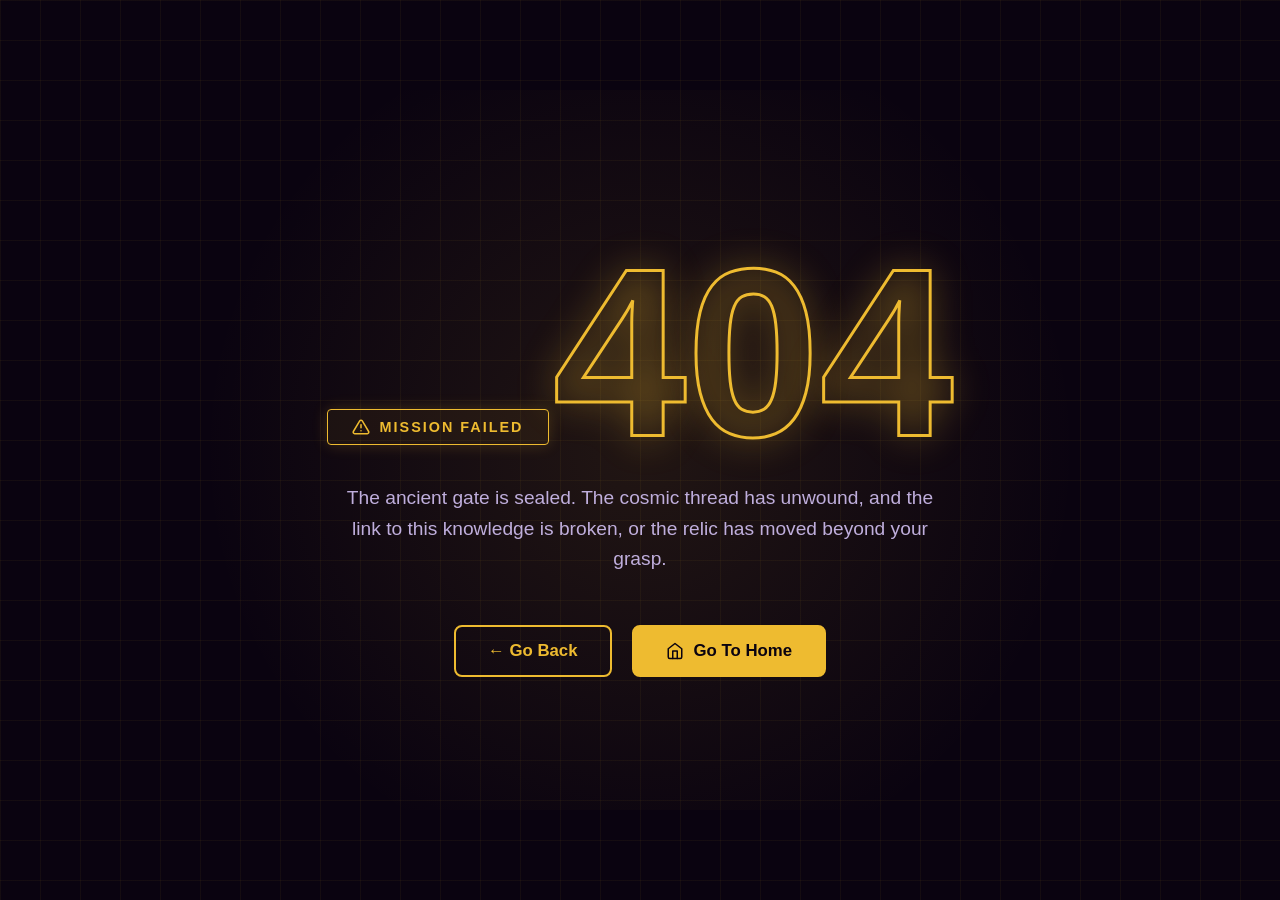
<file: 404page.html>
<!DOCTYPE html>
<html lang="en">

<head>
    <meta charset="UTF-8">
    <meta name="viewport" content="width=device-width, initial-scale=1.0">
    <meta property="og:title" content="Your Website Title Here">
    <meta property="og:description" content="Join our premium online learning platform and upgrade your skills today.">
    <meta property="og:image" content="https://yourwebsite.com/asset/preview-image.jpg">
    <meta property="og:url" content="https://yourwebsite.com">
    <meta property="og:type" content="website">
    <meta name="description"
        content="Join our premium online learning platform. Access interactive courses, live community zones, and expert tutors to upgrade your skills today.">
    <title>404 - Ancient Path Lost</title>

    <style>
        * {
            margin: 0;
            padding: 0;
            box-sizing: border-box;
            font-family: 'Segoe UI', Tahoma, Geneva, Verdana, sans-serif;
        }

        body {
            background-color: #0a0310;
            color: #ffffff;
            height: 100vh;
            display: flex;
            justify-content: center;
            align-items: center;
            overflow: hidden;
            position: relative;
        }

        .grid-bg {
            position: absolute;
            top: 0;
            left: 0;
            width: 100vw;
            height: 100vh;
            background-image:
                linear-gradient(rgba(238, 187, 48, 0.05) 1px, transparent 1px),
                linear-gradient(90deg, rgba(238, 187, 48, 0.05) 1px, transparent 1px);
            background-size: 40px 40px;
            z-index: 1;
        }

        .glow-overlay {
            position: absolute;
            top: 50%;
            left: 50%;
            transform: translate(-50%, -50%);
            width: 80vw;
            height: 80vh;
            background: radial-gradient(circle, rgba(238, 187, 48, 0.1) 0%, rgba(10, 3, 16, 0) 70%);
            z-index: 2;
            pointer-events: none;
        }

        .content-wrapper {
            position: relative;
            z-index: 10;
            text-align: center;
            max-width: 800px;
            padding: 0 20px;
        }

        .warning-badge {
            display: inline-flex;
            align-items: center;
            gap: 10px;
            border: 1px solid #eebb30;
            color: #eebb30;
            padding: 8px 24px;
            border-radius: 4px;
            font-size: 0.9rem;
            font-weight: 700;
            letter-spacing: 2px;
            text-transform: uppercase;
            background: rgba(238, 187, 48, 0.05);
            margin-bottom: 20px;
            box-shadow: 0 0 15px rgba(238, 187, 48, 0.2);
            animation: pulseBadge 2s infinite;
        }

        @keyframes pulseBadge {
            0% {
                box-shadow: 0 0 10px rgba(238, 187, 48, 0.2);
            }

            50% {
                box-shadow: 0 0 25px rgba(238, 187, 48, 0.5);
            }

            100% {
                box-shadow: 0 0 10px rgba(238, 187, 48, 0.2);
            }
        }

        .error-code {
            font-size: clamp(8rem, 20vw, 15rem);
            font-weight: 900;
            line-height: 1;
            margin: 10px 0;
            color: transparent;
            -webkit-text-stroke: 3px #eebb30;
            text-shadow: 0 0 40px rgba(238, 187, 48, 0.3);
            position: relative;
            display: inline-block;
        }

        .error-desc {
            font-size: clamp(1rem, 2vw, 1.2rem);
            color: #bfaedc;
            line-height: 1.6;
            margin-bottom: 50px;
            max-width: 600px;
            margin-left: auto;
            margin-right: auto;
        }

        .button-group {
            display: flex;
            justify-content: center;
            gap: 20px;
            flex-wrap: wrap;
        }

        .btn {
            padding: 14px 32px;
            border-radius: 8px;
            font-size: 1.05rem;
            font-weight: 700;
            cursor: pointer;
            text-decoration: none;
            transition: all 0.3s ease;
            display: inline-flex;
            align-items: center;
            gap: 10px;
        }

        .btn-ghost {
            background: transparent;
            color: #eebb30;
            border: 2px solid #eebb30;
        }

        .btn-ghost:hover {
            background: rgba(238, 187, 48, 0.1);
            transform: translateY(-3px);
            box-shadow: 0 10px 20px rgba(238, 187, 48, 0.15);
        }

        .btn-solid {
            background: #eebb30;
            color: #0a0310;
            border: 2px solid #eebb30;
        }

        .btn-solid:hover {
            background: #ffffff;
            border-color: #ffffff;
            transform: translateY(-3px);
            box-shadow: 0 10px 25px rgba(238, 187, 48, 0.4);
        }

        @media (max-width: 600px) {
            .button-group {
                flex-direction: column;
                gap: 15px;
            }

            .btn {
                width: 100%;
                justify-content: center;
            }
        }
    </style>
</head>

<body>

    <div class="grid-bg"></div>
    <div class="glow-overlay"></div>

    <div class="content-wrapper">

        <div class="warning-badge">
            <svg width="18" height="18" viewBox="0 0 24 24" fill="none" stroke="currentColor" stroke-width="2"
                stroke-linecap="round" stroke-linejoin="round">
                <path d="M10.29 3.86L1.82 18a2 2 0 0 0 1.71 3h16.94a2 2 0 0 0 1.71-3L13.71 3.86a2 2 0 0 0-3.42 0z">
                </path>
                <line x1="12" y1="9" x2="12" y2="13"></line>
                <line x1="12" y1="17" x2="12.01" y2="17"></line>
            </svg>
            MISSION FAILED
        </div>

        <h1 class="error-code" id="glitchText">404</h1>

        <p class="error-desc">
            The ancient gate is sealed. The cosmic thread has unwound, and the link to this knowledge is broken, or the
            relic has moved beyond your grasp.
        </p>

        <div class="button-group">
            <button onclick="history.back()" class="btn btn-ghost">
                ← Go Back
            </button>

            <a href="index.html" class="btn btn-solid">
                <svg width="18" height="18" viewBox="0 0 24 24" fill="none" stroke="currentColor" stroke-width="2"
                    stroke-linecap="round" stroke-linejoin="round">
                    <path d="M3 9l9-7 9 7v11a2 2 0 0 1-2 2H5a2 2 0 0 1-2-2z"></path>
                    <polyline points="9 22 9 12 15 12 15 22"></polyline>
                </svg>
                Go To Home
            </a>
        </div>

    </div>

    <script>
        document.addEventListener("DOMContentLoaded", () => {
            const errorText = document.getElementById('glitchText');

            document.addEventListener('mousemove', (e) => {
                const x = (window.innerWidth / 2 - e.pageX) / 25;
                const y = (window.innerHeight / 2 - e.pageY) / 25;

                errorText.style.transform = `translate(${x}px, ${y}px)`;

                errorText.style.textShadow = `${-x}px ${-y}px 40px rgba(238, 187, 48, 0.4)`;
            });

            document.addEventListener('mouseleave', () => {
                errorText.style.transform = `translate(0px, 0px)`;
                errorText.style.textShadow = `0 0 40px rgba(238, 187, 48, 0.3)`;
            });
        });
    </script>

</body>

</html>
</file>
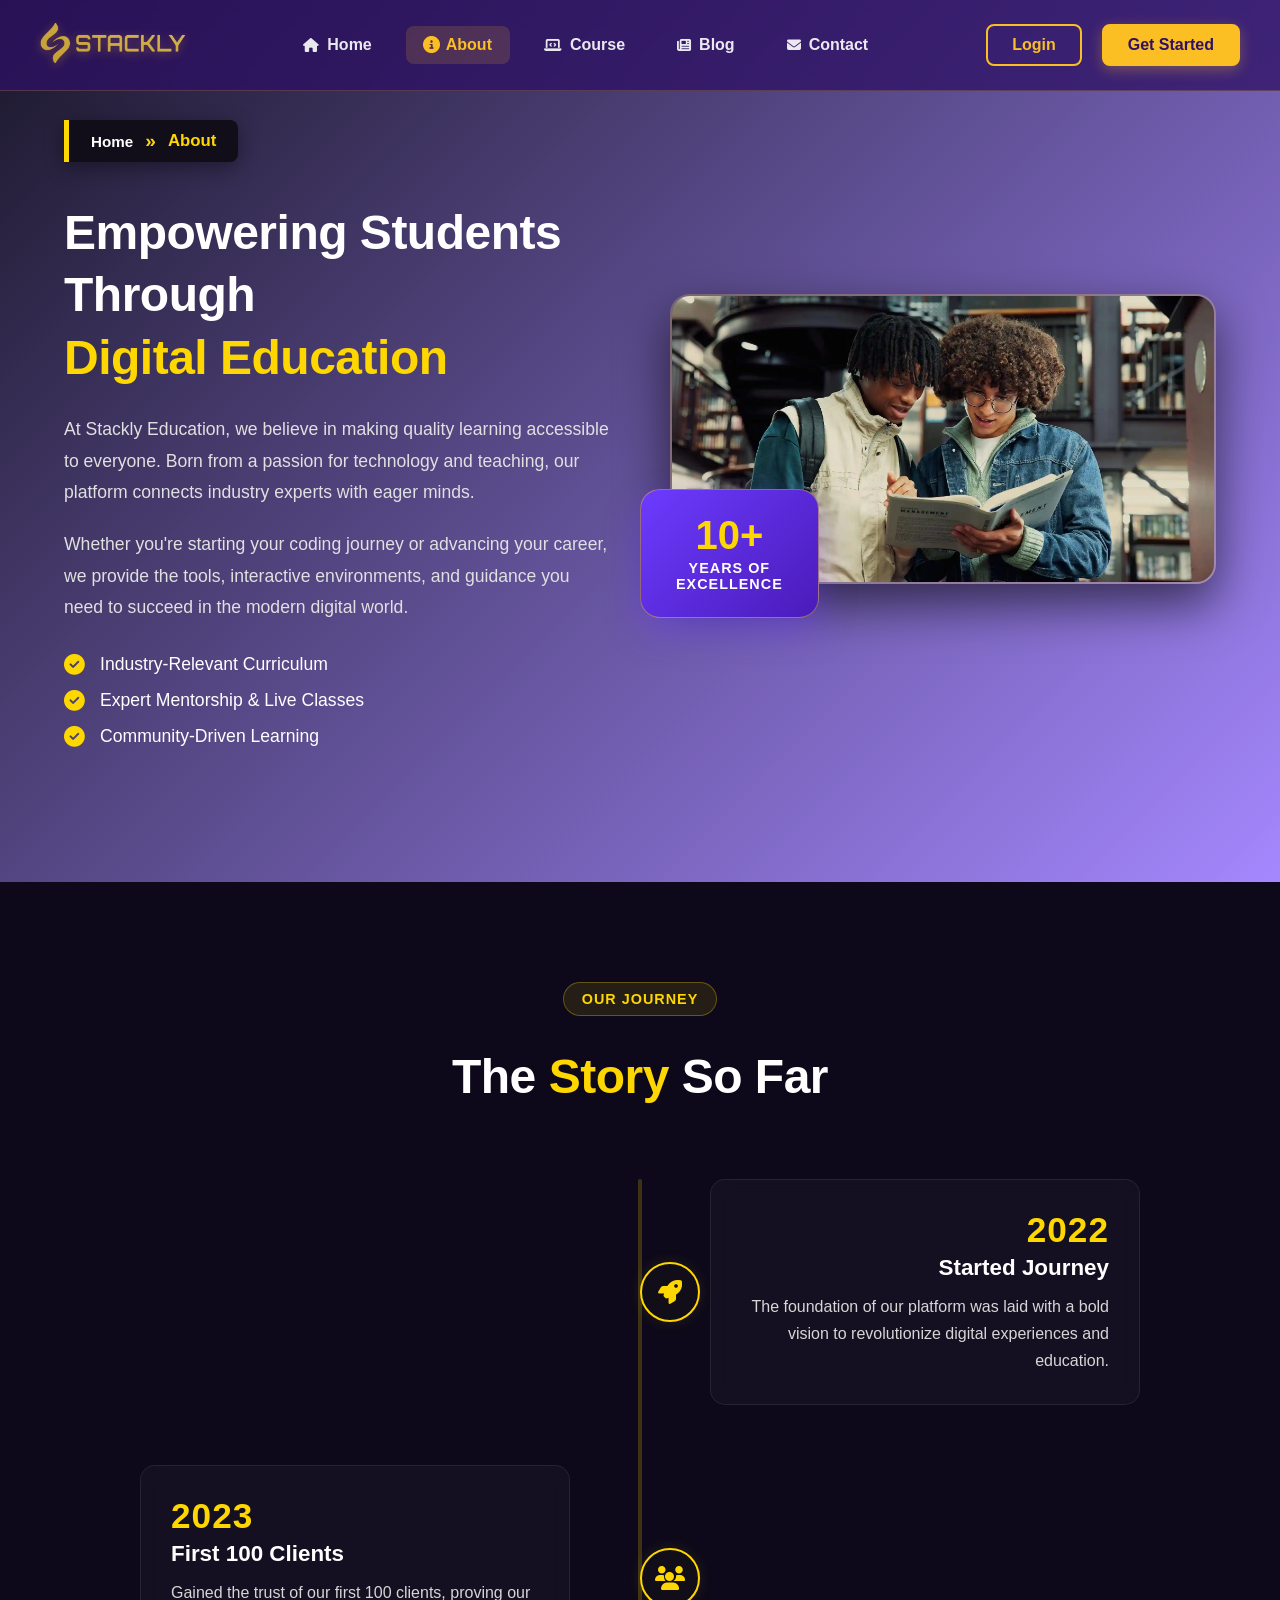
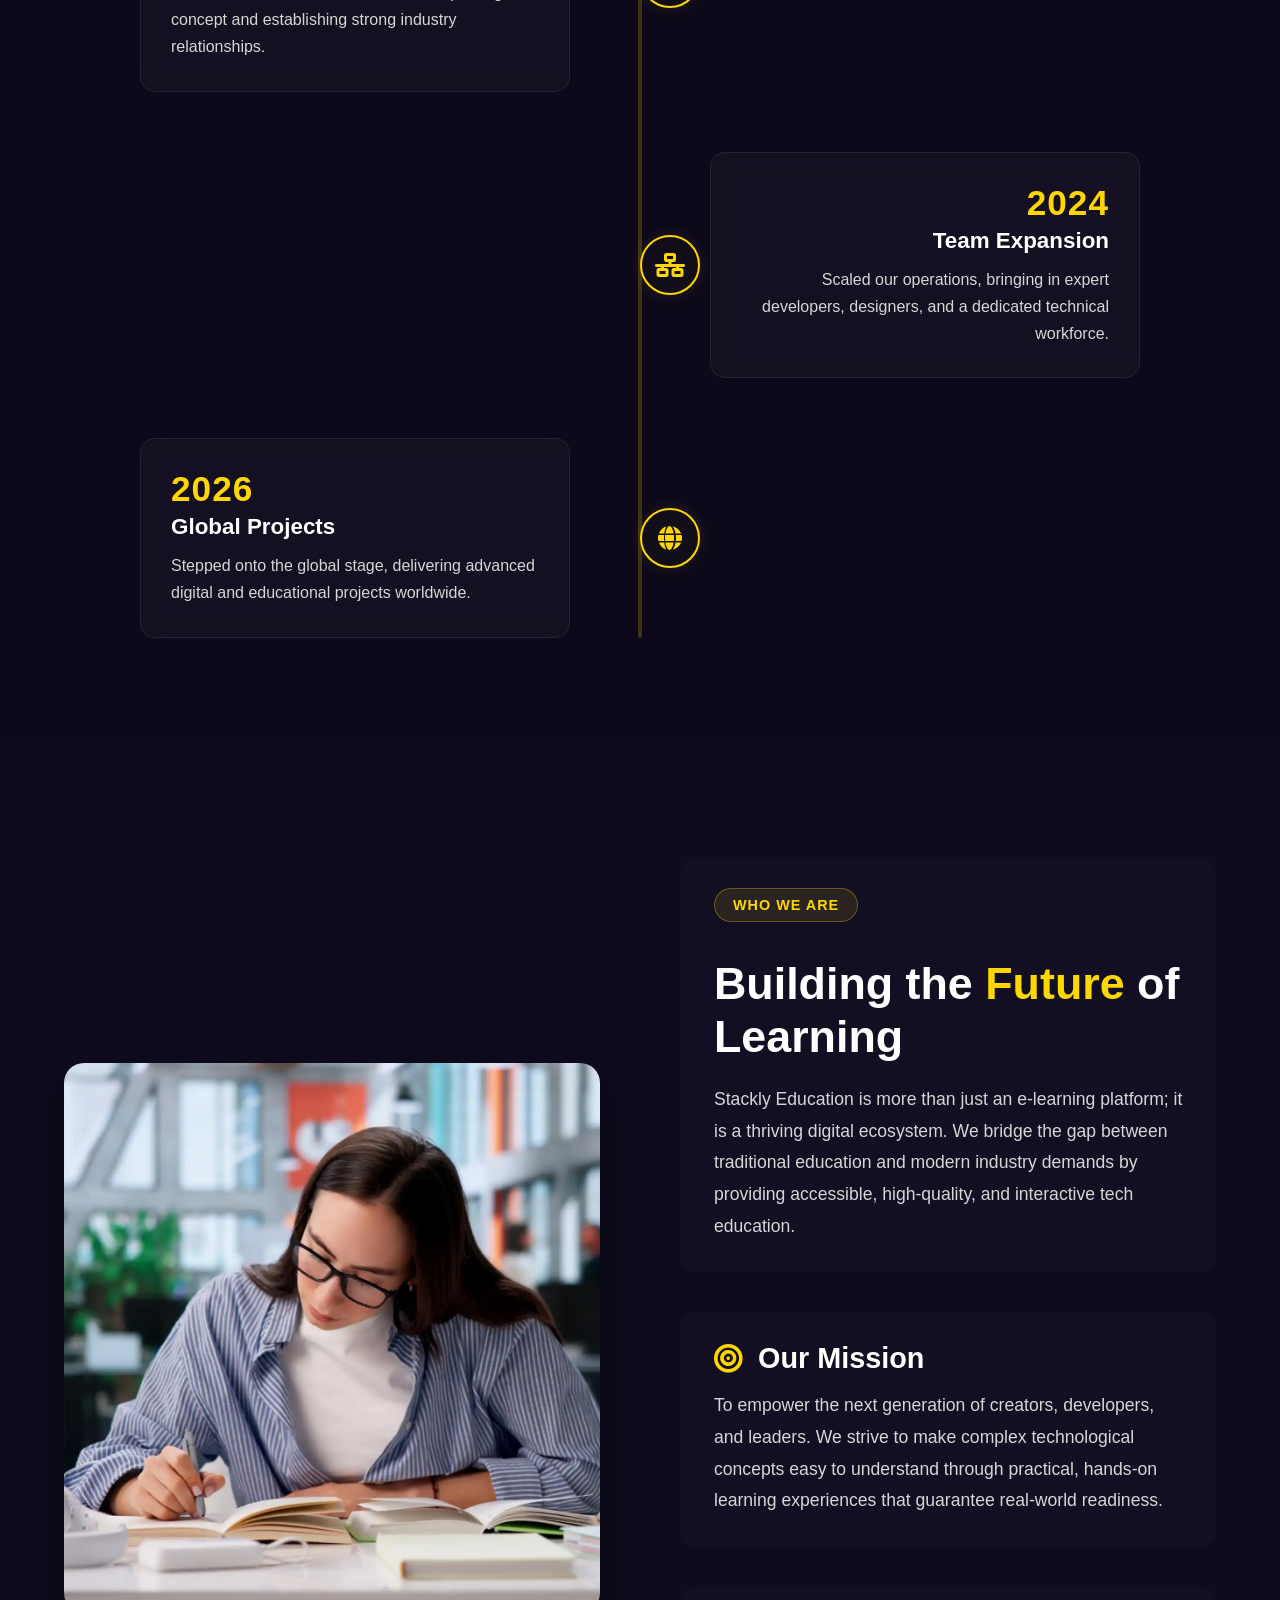
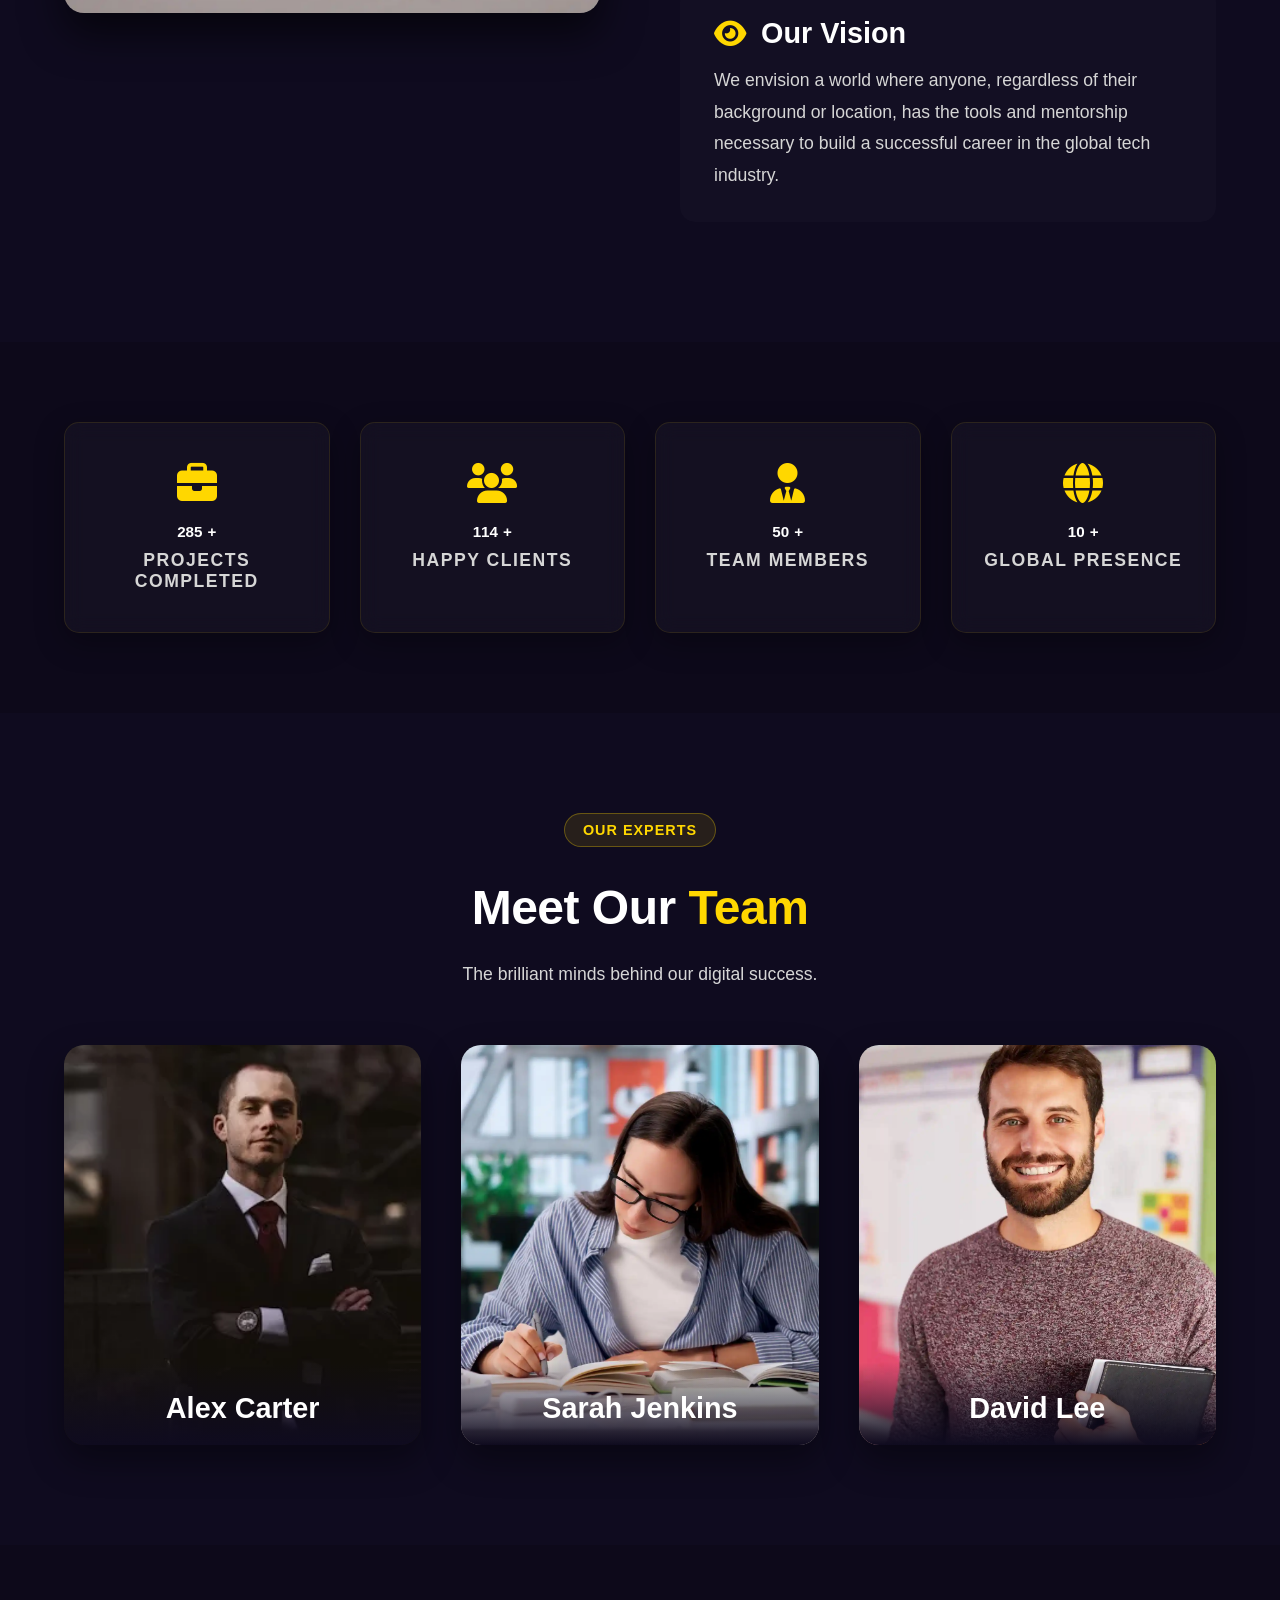
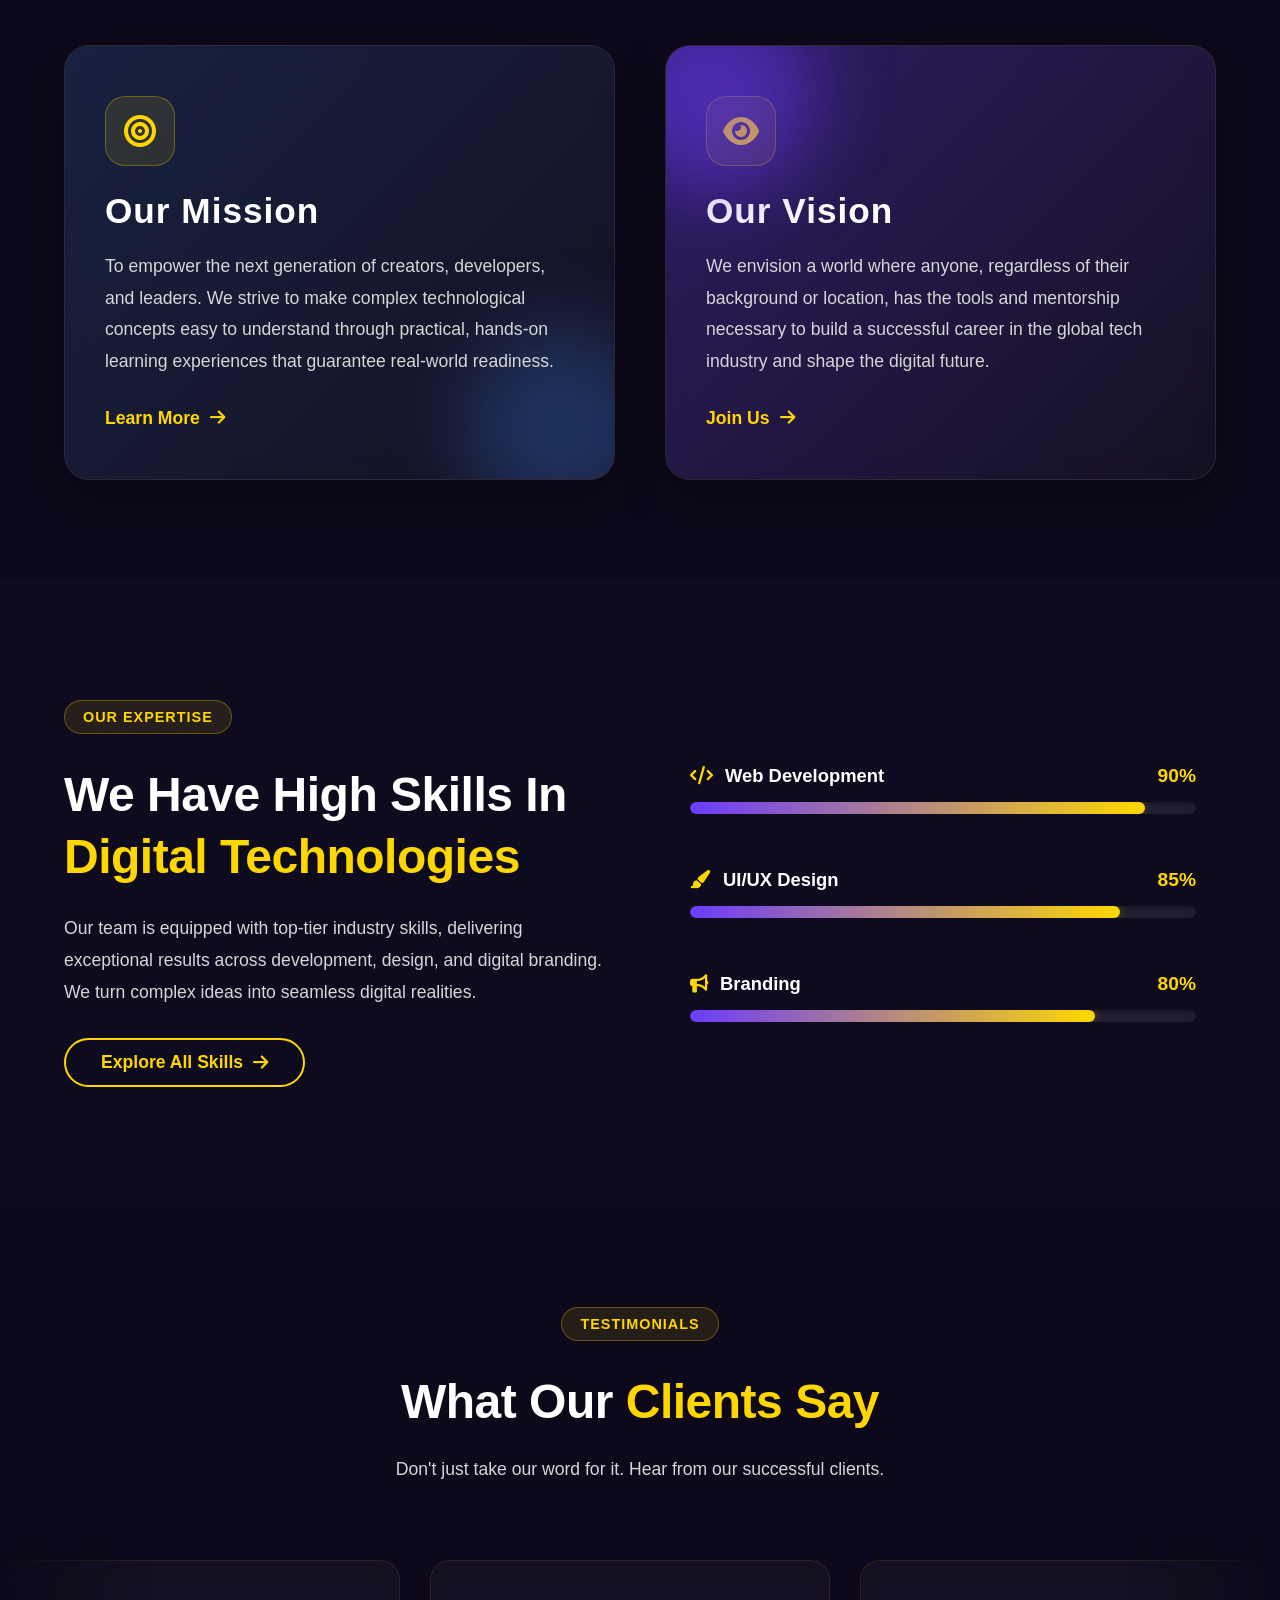
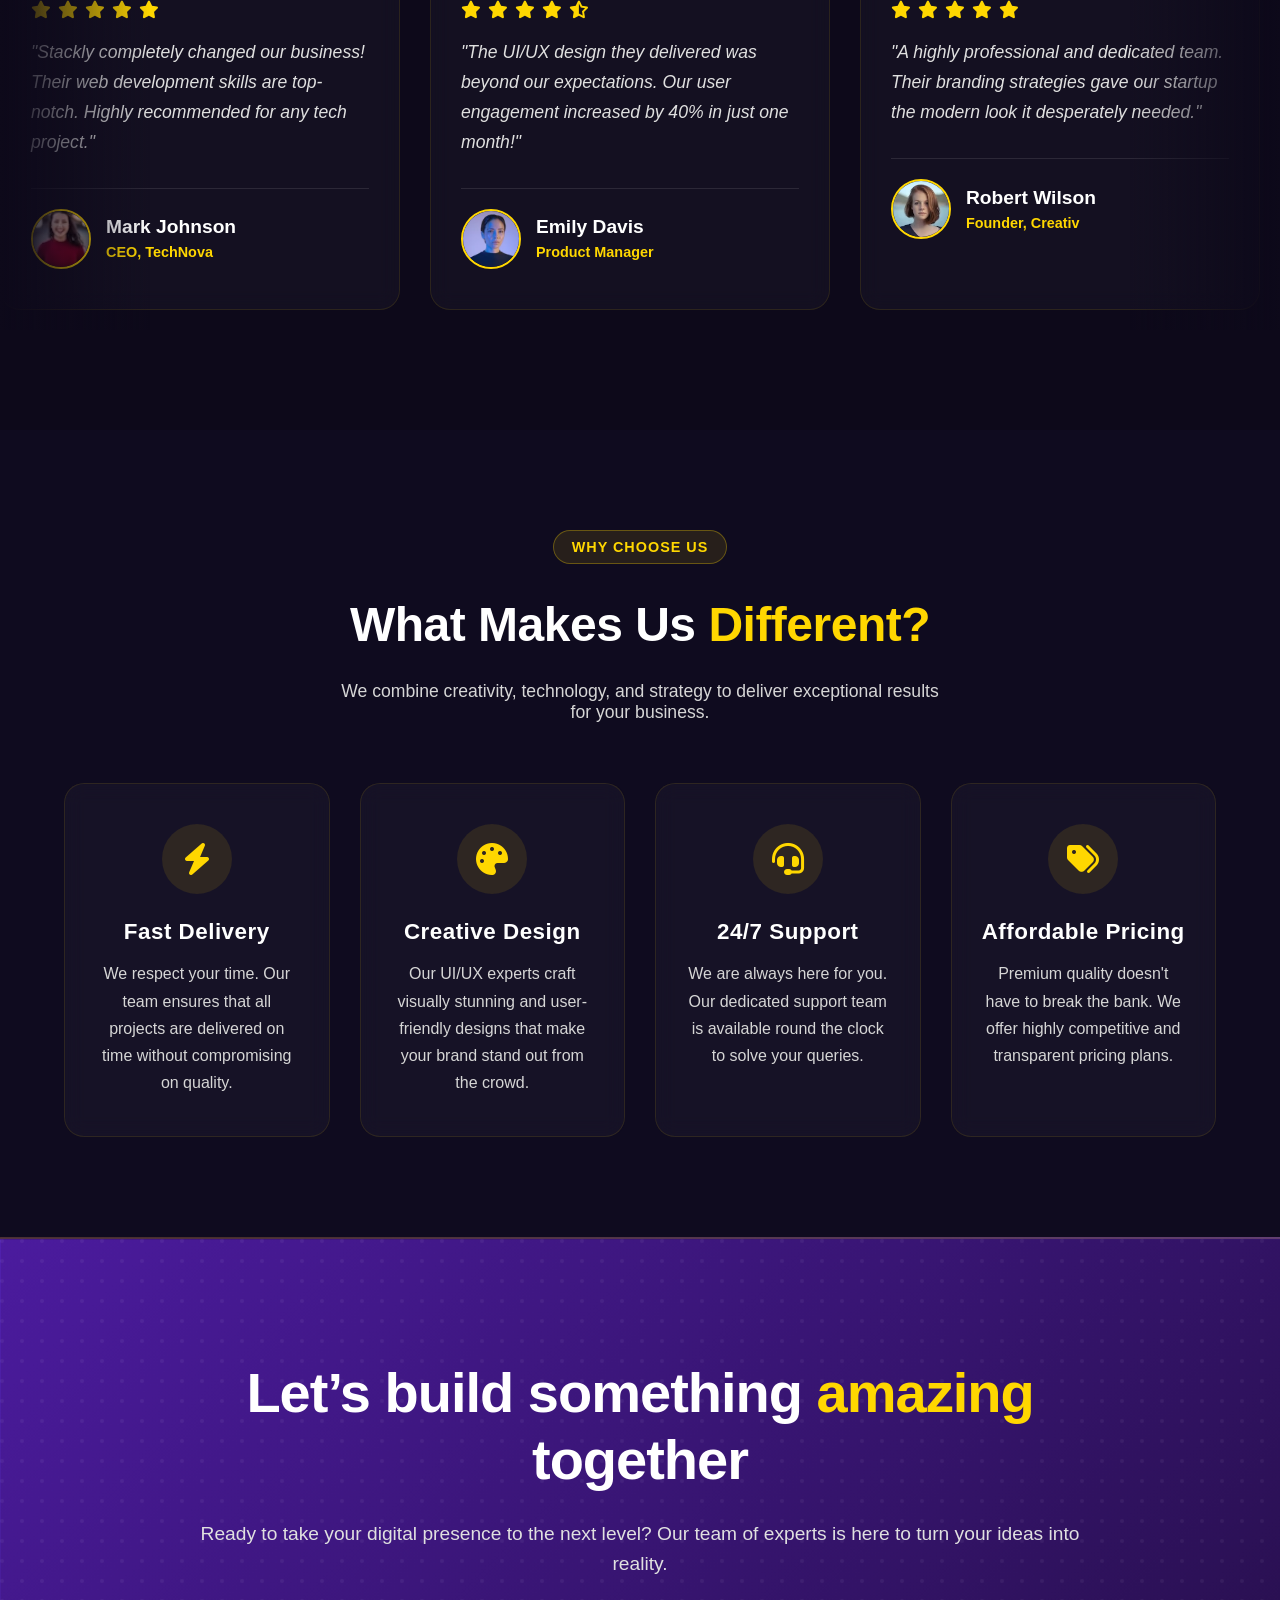
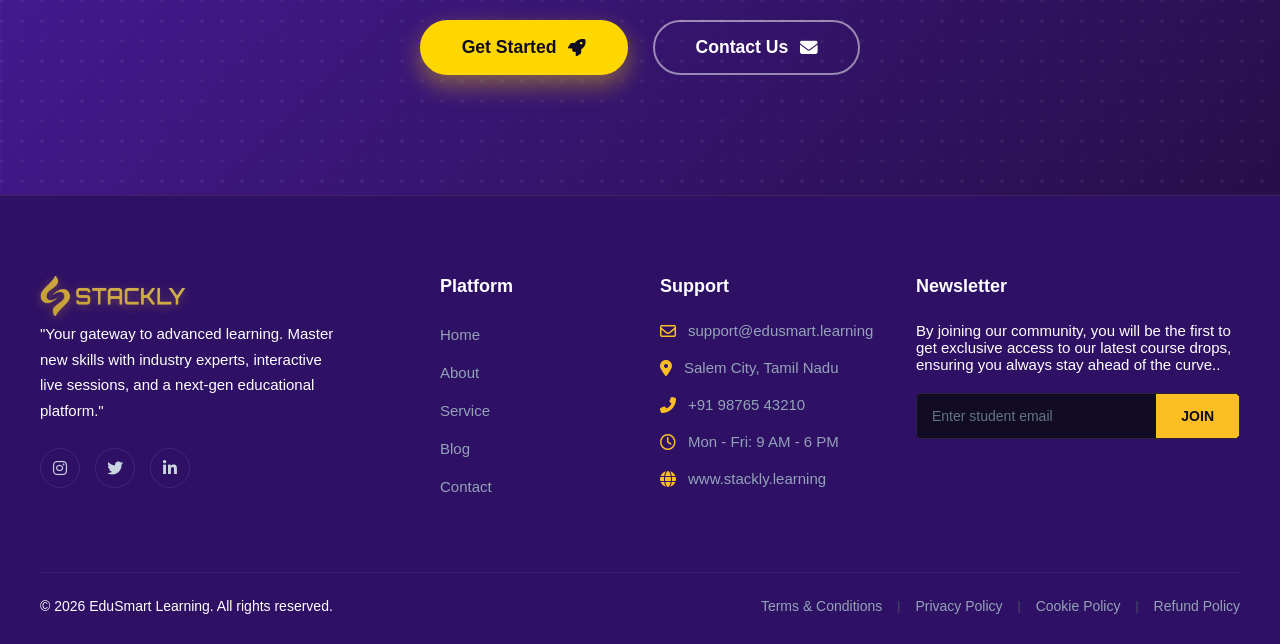
<file: about.html>
<!DOCTYPE html>
<html lang="en">

<head>
    <meta charset="UTF-8">
    <meta name="viewport" content="width=device-width, initial-scale=1.0">
    <meta name="description"
        content="Join our premium online learning platform. Access interactive courses, live community zones, and expert tutors to upgrade your skills today.">
    <meta property="og:title" content="Your Website Title Here">
    <meta property="og:description" content="Join our premium online learning platform and upgrade your skills today.">
    <meta property="og:image" content="https://yourwebsite.com/asset/preview-image.jpg">
    <meta property="og:url" content="https://yourwebsite.com">
    <meta property="og:type" content="website">
    <link rel="icon" type="image/png" href="./asset/logo_Favicon.webp">
    <title>Stackly - About</title>

    <link rel="stylesheet" href="https://cdnjs.cloudflare.com/ajax/libs/font-awesome/6.4.0/css/all.min.css">

    <link href="https://unpkg.com/aos@2.3.4/dist/aos.css" rel="stylesheet">

    <link rel="stylesheet" href="common.css">
    <link rel="stylesheet" href="style.css">
    <link rel="stylesheet" href="about.css">
</head>

<body>

    <div id="preloader">
        <div class="loader-content">
            <i class="fas fa-graduation-cap loader-icon"></i>
            <h2>Stackly Education</h2>
            <div class="spinner"></div>
        </div>
    </div>

    <nav class="navbar">
        <div class="nav-container">

            <div class="nav-logo">
                <a href="index.html">
                    <img src="./asset/yellow_logo.webp" alt="logo" class="logo">
                </a>

            </div>

            <ul class="nav-menu">
                <li><a href="index.html" class="menu-link" data-page="Home"><i class="fas fa-home"></i> Home</a>
                </li>
                <li><a href="about.html" class="menu-link  active" data-page="About"><i class="fas fa-info-circle"></i>
                        About</a></li>
                <li><a href="course.html" class="menu-link" data-page="Course"><i class="fas fa-laptop-code"></i>
                        Course</a></li>
                <li><a href="blog.html" class="menu-link" data-page="Blog"><i class="fas fa-newspaper"></i> Blog</a>
                </li>
                <li><a href="contact.html" class="menu-link" data-page="Contact"><i class="fas fa-envelope"></i>
                        Contact</a></li>
            </ul>

            <div class="nav-actions">
                <button class="btn-login" onclick="window.location.href='login.html'">Login</button>
                <button class="btn-get-started" onclick="window.location.href='createaccount.html'">Get Started</button>
            </div>

            <button class="hamburger" id="hamburger-btn" aria-label="Toggle Menu">
                <span class="bar"></span><span class="bar"></span><span class="bar"></span>
            </button>
        </div>

        <div class="mobile-dropdown" id="mobile-menu">
            <ul class="mobile-nav-links">
                <li><a href="index.html" class="mobile-link" data-page="Home"><i class="fas fa-home"></i>Home</a></li>
                <li><a href="about.html" class="mobile-link  active" data-page="About"><i
                            class="fas fa-info-circle"></i> About</a></li>
                <li><a href="course.html" class="mobile-link" data-page="Course"><i class="fas fa-laptop-code"></i>
                        Course</a>
                </li>
                <li><a href="blog.html" class="mobile-link" data-page="Blog"><i class="fas fa-newspaper"></i> Blog</a>
                </li>
                <li><a href="contact.html" class="mobile-link" data-page="Contact"><i class="fas fa-envelope"></i>
                        Contact</a></li>
            </ul>
            <div class="mobile-btn-wrapper">
                <button class="btn-login mobile-login-btn" onclick="window.location.href='login.html'">Login</button>
                <button class="btn-get-started mobile-get-btn" onclick="window.location.href='createaccount.html'">Get
                    Started</button>
            </div>
        </div>
    </nav>


    <section class="about-main-section">
        <div class="about-overlay"></div>

        <div class="about-wrapper">

            <div class="about-content-grid">

                <div class="about-text-box" data-aos="fade-up" data-aos-duration="1200">

                    <div class="breadcrumb-badge">
                        <a href="index.html" class="home-link">Home</a>
                        <span class="text-gold arrows">»</span>
                        <span class="text-gold about-text">About</span>
                    </div>

                    <h2 class="section-title">
                        Empowering Students Through <br>
                        <span class="text-gold">Digital Education</span>
                    </h2>
                    <p class="about-description">
                        At Stackly Education, we believe in making quality learning accessible to everyone.
                        Born from a passion for technology and teaching, our platform connects industry
                        experts with eager minds.
                    </p>
                    <p class="about-description">
                        Whether you're starting your coding journey or advancing your career, we provide
                        the tools, interactive environments, and guidance you need to succeed in the modern digital
                        world.
                    </p>

                    <ul class="about-features-list">
                        <li data-aos="fade-up" data-aos-delay="100">
                            <i class="fas fa-check-circle"></i> Industry-Relevant Curriculum
                        </li>
                        <li data-aos="fade-up" data-aos-delay="200">
                            <i class="fas fa-check-circle"></i> Expert Mentorship & Live Classes
                        </li>
                        <li data-aos="fade-up" data-aos-delay="300">
                            <i class="fas fa-check-circle"></i> Community-Driven Learning
                        </li>
                    </ul>
                </div>

                <div class="about-image-box" data-aos="fade-down" data-aos-duration="1200">
                    <img src="./asset/sec1.webp" alt="Students Learning" class="main-about-img" loading="lazy"
                        decoding="async">

                    <div class="experience-badge" data-aos="zoom-in" data-aos-delay="500">
                        <h3>10+</h3>
                        <p>Years of <br> Excellence</p>
                    </div>
                </div>

            </div>

        </div>
    </section>


    <section class="timeline-section">
        <div class="timeline-header" data-aos="fade-up">
            <span class="section-badge">Our Journey</span>
            <h2 class="section-title">The <span class="text-gold">Story</span> So Far</h2>
        </div>

        <div class="timeline-container">
            <div class="timeline-line"></div>

            <div class="timeline-item left">
                <div class="timeline-icon" data-aos="zoom-in" data-aos-delay="100">
                    <i class="fas fa-rocket"></i>
                </div>
                <div class="timeline-content" data-aos="fade-up" data-aos-delay="200">
                    <h3 class="timeline-year text-gold">2022</h3>
                    <h4 class="timeline-title">Started Journey</h4>
                    <p>The foundation of our platform was laid with a bold vision to revolutionize digital experiences
                        and education.</p>
                </div>
            </div>

            <div class="timeline-item right">
                <div class="timeline-icon" data-aos="zoom-in" data-aos-delay="200">
                    <i class="fas fa-users"></i>
                </div>
                <div class="timeline-content" data-aos="fade-down" data-aos-delay="300">
                    <h3 class="timeline-year text-gold">2023</h3>
                    <h4 class="timeline-title">First 100 Clients</h4>
                    <p>Gained the trust of our first 100 clients, proving our concept and establishing strong industry
                        relationships.</p>
                </div>
            </div>

            <div class="timeline-item left">
                <div class="timeline-icon" data-aos="zoom-in" data-aos-delay="300">
                    <i class="fas fa-network-wired"></i>
                </div>
                <div class="timeline-content" data-aos="fade-up" data-aos-delay="400">
                    <h3 class="timeline-year text-gold">2024</h3>
                    <h4 class="timeline-title">Team Expansion</h4>
                    <p>Scaled our operations, bringing in expert developers, designers, and a dedicated technical
                        workforce.</p>
                </div>
            </div>

            <div class="timeline-item right">
                <div class="timeline-icon" data-aos="zoom-in" data-aos-delay="400">
                    <i class="fas fa-globe"></i>
                </div>
                <div class="timeline-content" data-aos="fade-up" data-aos-delay="500">
                    <h3 class="timeline-year text-gold">2026</h3>
                    <h4 class="timeline-title">Global Projects</h4>
                    <p>Stepped onto the global stage, delivering advanced digital and educational projects worldwide.
                    </p>
                </div>
            </div>

        </div>
    </section>

    <section class="split-about-section">
        <div class="split-container">

            <div class="split-image-col" data-aos="fade-up" data-aos-duration="1200">
                <div class="image-wrapper">
                    <img src="./asset/sec5.webp" alt="Our Mission at Stackly" class="split-img" loading="lazy"
                        decoding="async">
                </div>
            </div>

            <div class="split-text-col">

                <div class="content-block" data-aos="fade-up" data-aos-delay="100">
                    <span class="section-badge">Who We Are</span>
                    <h2 class="split-title">Building the <span class="text-gold">Future</span> of Learning</h2>
                    <p class="split-desc">
                        Stackly Education is more than just an e-learning platform; it is a thriving digital ecosystem.
                        We bridge the gap between traditional education and modern industry demands by providing
                        accessible, high-quality, and interactive tech education.
                    </p>
                </div>

                <div class="content-block" data-aos="fade-up" data-aos-delay="300">
                    <h3 class="mission-title"><i class="fas fa-bullseye text-gold"></i> Our Mission</h3>
                    <p class="split-desc">
                        To empower the next generation of creators, developers, and leaders. We strive to make
                        complex technological concepts easy to understand through practical, hands-on learning
                        experiences that guarantee real-world readiness.
                    </p>
                </div>

                <div class="content-block" data-aos="fade-up" data-aos-delay="500">
                    <h3 class="mission-title"><i class="fas fa-eye text-gold"></i> Our Vision</h3>
                    <p class="split-desc">
                        We envision a world where anyone, regardless of their background or location, has the
                        tools and mentorship necessary to build a successful career in the global tech industry.
                    </p>
                </div>

            </div>

        </div>
    </section>


    <section class="stats-counter-section">
        <div class="stats-container">

            <div class="stat-card" data-aos="fade-up" data-aos-delay="100">
                <i class="fas fa-briefcase stat-icon"></i>
                <div class="stat-number-wrapper">
                    <span class="stat-number" data-target="500">0</span>
                    <span class="stat-plus">+</span>
                </div>
                <p class="stat-label">Projects Completed</p>
            </div>

            <div class="stat-card" data-aos="fade-up" data-aos-delay="200">
                <i class="fas fa-users stat-icon"></i>
                <div class="stat-number-wrapper">
                    <span class="stat-number" data-target="200">0</span>
                    <span class="stat-plus">+</span>
                </div>
                <p class="stat-label">Happy Clients</p>
            </div>

            <div class="stat-card" data-aos="fade-up" data-aos-delay="300">
                <i class="fas fa-user-tie stat-icon"></i>
                <div class="stat-number-wrapper">
                    <span class="stat-number" data-target="50">0</span>
                    <span class="stat-plus">+</span>
                </div>
                <p class="stat-label">Team Members</p>
            </div>

            <div class="stat-card" data-aos="fade-up" data-aos-delay="400">
                <i class="fas fa-globe stat-icon"></i>
                <div class="stat-number-wrapper">
                    <span class="stat-number" data-target="10">0</span>
                    <span class="stat-plus">+</span>
                </div>
                <p class="stat-label">Global Presence</p>
            </div>

        </div>
    </section>


    <section class="team-section">
        <div class="team-header" data-aos="fade-up">
            <span class="section-badge">Our Experts</span>
            <h2 class="section-title">Meet Our <span class="text-gold">Team</span></h2>
            <p class="team-subtitle">The brilliant minds behind our digital success.</p>
        </div>

        <div class="team-container">

            <div class="team-card" data-aos="fade-up" data-aos-delay="100">
                <div class="card-inner">
                    <div class="card-front">
                        <img src="./asset/c3.webp" alt="Team Member 1" loading="lazy" decoding="async">
                        <div class="front-content">
                            <h3>Alex Carter</h3>
                        </div>
                    </div>
                    <div class="card-back">
                        <h4 class="text-gold">Lead Developer</h4>
                        <p class="bio">Expert in React & Node.js. Passionate about building scalable and interactive web
                            applications.</p>
                        <div class="team-social">
                            <a href="404page.html"><i class="fab fa-linkedin-in"></i></a>
                            <a href="404page.html"><i class="fab fa-github"></i></a>
                            <a href="404page.html"><i class="fab fa-twitter"></i></a>
                        </div>
                    </div>
                </div>
            </div>

            <div class="team-card" data-aos="fade-up" data-aos-delay="300">
                <div class="card-inner">
                    <div class="card-front">
                        <img src="./asset/sec5.webp" alt="Team Member 2" loading="lazy" decoding="async">
                        <div class="front-content">
                            <h3>Sarah Jenkins</h3>
                        </div>
                    </div>
                    <div class="card-back">
                        <h4 class="text-gold">UI/UX Designer</h4>
                        <p class="bio">Creative thinker focusing on user-centered design and beautiful digital
                            experiences.</p>
                        <div class="team-social">
                            <a href="404page.html"><i class="fab fa-linkedin-in"></i></a>
                            <a href="404page.html"><i class="fab fa-dribbble"></i></a>
                            <a href="404page.html"><i class="fab fa-behance"></i></a>
                        </div>
                    </div>
                </div>
            </div>

            <div class="team-card" data-aos="fade-up" data-aos-delay="500">
                <div class="card-inner">
                    <div class="card-front">
                        <img src="./asset/f4.webp" alt="Team Member 3" loading="lazy" decoding="async">
                        <div class="front-content">
                            <h3>David Lee</h3>
                        </div>
                    </div>
                    <div class="card-back">
                        <h4 class="text-gold">Project Manager</h4>
                        <p class="bio">Ensuring timely delivery of projects while maintaining the highest quality
                            standards.</p>
                        <div class="team-social">
                            <a href="404page.html"><i class="fab fa-linkedin-in"></i></a>
                            <a href="404page.html"><i class="fab fa-twitter"></i></a>
                            <a href="404page.html"><i class="fas fa-envelope"></i></a>
                        </div>
                    </div>
                </div>
            </div>

        </div>
    </section>

    <section class="mission-vision-section">
        <div class="mv-container">

            <div class="mv-card mission-card" data-aos="fade-down" data-aos-duration="1000">
                <div class="mv-icon-box">
                    <i class="fas fa-bullseye"></i>
                </div>
                <h3>Our Mission</h3>
                <p>
                    To empower the next generation of creators, developers, and leaders. We strive to make
                    complex technological concepts easy to understand through practical, hands-on learning
                    experiences that guarantee real-world readiness.
                </p>
                <a href="404page.html" class="mv-btn">Learn More <i class="fas fa-arrow-right"></i></a>

                <div class="glass-circle circle-1"></div>
            </div>

            <div class="mv-card vision-card" data-aos="fade-down" data-aos-duration="1000" data-aos-delay="200">
                <div class="mv-icon-box">
                    <i class="fas fa-eye"></i>
                </div>
                <h3>Our Vision</h3>
                <p>
                    We envision a world where anyone, regardless of their background or location, has the
                    tools and mentorship necessary to build a successful career in the global tech industry
                    and shape the digital future.
                </p>
                <a href="404page.html" class="mv-btn">Join Us <i class="fas fa-arrow-right"></i></a>

                <div class="glass-circle circle-2"></div>
            </div>

        </div>
    </section>

    <section class="skills-section">
        <div class="skills-container">

            <div class="skills-text" data-aos="fade-up" data-aos-duration="1000">
                <span class="section-badge">Our Expertise</span>
                <h2 class="section-title">We Have High Skills In <br><span class="text-gold">Digital Technologies</span>
                </h2>
                <p class="skills-desc">
                    Our team is equipped with top-tier industry skills, delivering exceptional results across
                    development,
                    design, and digital branding. We turn complex ideas into seamless digital realities.
                </p>

                <a href="404page.html" class="skills-btn" data-aos="fade-up" data-aos-delay="200">
                    Explore All Skills <i class="fas fa-arrow-right"></i>
                </a>
            </div>

            <div class="skills-bars-wrapper" data-aos="fade-up" data-aos-duration="1000" data-aos-delay="200">

                <div class="skill-box">
                    <div class="skill-info">
                        <span class="skill-name"><i class="fas fa-code text-gold"></i> Web Development</span>
                        <span class="skill-percent">90%</span>
                    </div>
                    <div class="skill-bar-bg">
                        <div class="skill-bar-fill" data-width="90"></div>
                    </div>
                </div>

                <div class="skill-box">
                    <div class="skill-info">
                        <span class="skill-name"><i class="fas fa-paint-brush text-gold"></i> UI/UX Design</span>
                        <span class="skill-percent">85%</span>
                    </div>
                    <div class="skill-bar-bg">
                        <div class="skill-bar-fill" data-width="85"></div>
                    </div>
                </div>

                <div class="skill-box">
                    <div class="skill-info">
                        <span class="skill-name"><i class="fas fa-bullhorn text-gold"></i> Branding</span>
                        <span class="skill-percent">80%</span>
                    </div>
                    <div class="skill-bar-bg">
                        <div class="skill-bar-fill" data-width="80"></div>
                    </div>
                </div>

            </div>

        </div>
    </section>

    <section class="testimonial-section">

        <div class="testimonial-header" data-aos="fade-up" data-aos-duration="1000">
            <span class="section-badge">Testimonials</span>
            <h2 class="section-title">What Our <span class="text-gold">Clients Say</span></h2>
            <p class="testimonial-subtitle">Don't just take our word for it. Hear from our successful clients.</p>
        </div>

        <div class="testimonial-slider" data-aos="fade-up" data-aos-delay="200">

            <div class="testimonial-track">

                <div class="testi-card">
                    <div class="stars">
                        <i class="fas fa-star"></i><i class="fas fa-star"></i><i class="fas fa-star"></i><i
                            class="fas fa-star"></i><i class="fas fa-star"></i>
                    </div>
                    <p class="review">"Stackly completely changed our business! Their web development skills are
                        top-notch. Highly recommended for any tech project."</p>
                    <div class="client-info">
                        <img src="./asset/b4.webp" alt="Client 1" loading="lazy" decoding="async">
                        <div class="client-details">
                            <h4>Mark Johnson</h4>
                            <span>CEO, TechNova</span>
                        </div>
                    </div>
                </div>

                <div class="testi-card">
                    <div class="stars">
                        <i class="fas fa-star"></i><i class="fas fa-star"></i><i class="fas fa-star"></i><i
                            class="fas fa-star"></i><i class="fas fa-star-half-alt"></i>
                    </div>
                    <p class="review">"The UI/UX design they delivered was beyond our expectations. Our user engagement
                        increased by 40% in just one month!"</p>
                    <div class="client-info">
                        <img src="./asset/c5.webp" alt="Client 2" loading="lazy" decoding="async">
                        <div class="client-details">
                            <h4>Emily Davis</h4>
                            <span>Product Manager</span>
                        </div>
                    </div>
                </div>

                <div class="testi-card">
                    <div class="stars">
                        <i class="fas fa-star"></i><i class="fas fa-star"></i><i class="fas fa-star"></i><i
                            class="fas fa-star"></i><i class="fas fa-star"></i>
                    </div>
                    <p class="review">"A highly professional and dedicated team. Their branding strategies gave our
                        startup the modern look it desperately needed."</p>
                    <div class="client-info">
                        <img src="./asset/c8.webp" alt="Client 3" loading="lazy" decoding="async">
                        <div class="client-details">
                            <h4>Robert Wilson</h4>
                            <span>Founder, Creativ</span>
                        </div>
                    </div>
                </div>

                <div class="testi-card">
                    <div class="stars">
                        <i class="fas fa-star"></i><i class="fas fa-star"></i><i class="fas fa-star"></i><i
                            class="fas fa-star"></i><i class="fas fa-star"></i>
                    </div>
                    <p class="review">"Incredible learning experience and digital solutions. The animations and
                        responsiveness they built are just flawless."</p>
                    <div class="client-info">
                        <img src="./asset/c9.webp" alt="Client 4" loading="lazy" decoding="async">
                        <div class="client-details">
                            <h4>Sophia Lee</h4>
                            <span>Marketing Head</span>
                        </div>
                    </div>
                </div>

                <div class="testi-card">
                    <div class="stars">
                        <i class="fas fa-star"></i><i class="fas fa-star"></i><i class="fas fa-star"></i><i
                            class="fas fa-star"></i><i class="fas fa-star"></i>
                    </div>
                    <p class="review">"Stackly completely changed our business! Their web development skills are
                        top-notch. Highly recommended for any tech project."</p>
                    <div class="client-info">
                        <img src="./asset/b4.webp" alt="Client 1" loading="lazy" decoding="async">
                        <div class="client-details">
                            <h4>Mark Johnson</h4>
                            <span>CEO, TechNova</span>
                        </div>
                    </div>
                </div>

                <div class="testi-card">
                    <div class="stars">
                        <i class="fas fa-star"></i><i class="fas fa-star"></i><i class="fas fa-star"></i><i
                            class="fas fa-star"></i><i class="fas fa-star-half-alt"></i>
                    </div>
                    <p class="review">"The UI/UX design they delivered was beyond our expectations. Our user engagement
                        increased by 40% in just one month!"</p>
                    <div class="client-info">
                        <img src="./asset/c5.webp" alt="Client 2" loading="lazy" decoding="async">
                        <div class="client-details">
                            <h4>Emily Davis</h4>
                            <span>Product Manager</span>
                        </div>
                    </div>
                </div>

                <div class="testi-card">
                    <div class="stars">
                        <i class="fas fa-star"></i><i class="fas fa-star"></i><i class="fas fa-star"></i><i
                            class="fas fa-star"></i><i class="fas fa-star"></i>
                    </div>
                    <p class="review">"A highly professional and dedicated team. Their branding strategies gave our
                        startup the modern look it desperately needed."</p>
                    <div class="client-info">
                        <img src="./asset/c8.webp" alt="Client 3" loading="lazy" decoding="async">
                        <div class="client-details">
                            <h4>Robert Wilson</h4>
                            <span>Founder, Creativ</span>
                        </div>
                    </div>
                </div>

                <div class="testi-card">
                    <div class="stars">
                        <i class="fas fa-star"></i><i class="fas fa-star"></i><i class="fas fa-star"></i><i
                            class="fas fa-star"></i><i class="fas fa-star"></i>
                    </div>
                    <p class="review">"Incredible learning experience and digital solutions. The animations and
                        responsiveness they built are just flawless."</p>
                    <div class="client-info">
                        <img src="./asset/c9.webp" alt="Client 4" loading="lazy" decoding="async">
                        <div class="client-details">
                            <h4>Sophia Lee</h4>
                            <span>Marketing Head</span>
                        </div>
                    </div>
                </div>

            </div>
        </div>
    </section>


    <section class="why-us-section">
        <div class="why-us-container">

            <div class="why-us-header" data-aos="fade-up" data-aos-duration="1000">
                <span class="section-badge">Why Choose Us</span>
                <h2 class="section-title">What Makes Us <span class="text-gold">Different?</span></h2>
                <p class="why-us-subtitle">We combine creativity, technology, and strategy to deliver exceptional
                    results for your business.</p>
            </div>

            <div class="why-us-grid">

                <div class="why-card" data-aos="fade-up" data-aos-delay="100">
                    <div class="why-icon">
                        <i class="fas fa-bolt"></i>
                    </div>
                    <h3>Fast Delivery</h3>
                    <p>We respect your time. Our team ensures that all projects are delivered on time without
                        compromising on quality.</p>
                </div>

                <div class="why-card" data-aos="fade-up" data-aos-delay="200">
                    <div class="why-icon">
                        <i class="fas fa-palette"></i>
                    </div>
                    <h3>Creative Design</h3>
                    <p>Our UI/UX experts craft visually stunning and user-friendly designs that make your brand stand
                        out from the crowd.</p>
                </div>

                <div class="why-card" data-aos="fade-up" data-aos-delay="300">
                    <div class="why-icon">
                        <i class="fas fa-headset"></i>
                    </div>
                    <h3>24/7 Support</h3>
                    <p>We are always here for you. Our dedicated support team is available round the clock to solve your
                        queries.</p>
                </div>

                <div class="why-card" data-aos="fade-up" data-aos-delay="400">
                    <div class="why-icon">
                        <i class="fas fa-tags"></i>
                    </div>
                    <h3>Affordable Pricing</h3>
                    <p>Premium quality doesn't have to break the bank. We offer highly competitive and transparent
                        pricing plans.</p>
                </div>

            </div>

        </div>
    </section>

    <section class="cta-section">
        <div class="cta-overlay"></div>

        <div class="cta-container" data-aos="zoom-in" data-aos-duration="1000">
            <h2 class="cta-title">Let’s build something <span class="text-gold">amazing</span> together</h2>
            <p class="cta-subtitle">
                Ready to take your digital presence to the next level? Our team of experts is here to turn your ideas
                into reality.
            </p>

            <div class="cta-buttons" data-aos="fade-up" data-aos-delay="200">
                <a href="404page.html" class="cta-btn btn-primary">
                    Get Started <i class="fas fa-rocket"></i>
                </a>
                <a href="404page.html" class="cta-btn btn-outline">
                    Contact Us <i class="fas fa-envelope"></i>
                </a>
            </div>
        </div>
    </section>




    <footer class="footer-section">
        <div class="footer-container">

            <div class="footer-grid">

                <div class="footer-col brand-col" data-aos="fade-up" data-aos-delay="300">
                    <div class="nav-logo">
                        <a href="index.html">
                            <img src="./asset/yellow_logo.webp" alt="logo" class="logo">
                        </a>
                    </div>
                    <p>"Your gateway to advanced learning. Master new skills with industry experts, interactive live
                        sessions, and a next-gen educational platform."</p>
                    <div class="footer-social">
                        <a href="404page.html"><i class="fab fa-instagram"></i></a>
                        <a href="404page.html"><i class="fab fa-twitter"></i></a>
                        <a href="404page.html"><i class="fab fa-linkedin-in"></i></a>
                    </div>
                </div>

                <div class="footer-col links-col" data-aos="fade-up" data-aos-delay="400">
                    <h3>Platform</h3>
                    <ul>
                        <li><a href="index.html">Home</a></li>
                        <li><a href="404page.html">About</a></li>
                        <li><a href="404page.html">Service</a></li>
                        <li><a href="404page.html">Blog</a></li>
                        <li><a href="404page.html">Contact</a></li>
                    </ul>
                </div>

                <div class="footer-col support-col" data-aos="fade-up" data-aos-delay="600">
                    <h3>Support</h3>
                    <ul>
                        <li class="support-item"><i class="far fa-envelope"></i> support@edusmart.learning</li>
                        <li class="support-item"><i class="fas fa-map-marker-alt"></i> Salem City, Tamil Nadu</li>
                        <li class="support-item"><i class="fas fa-phone-alt"></i> +91 98765 43210</li>
                        <li class="support-item"><i class="far fa-clock"></i> Mon - Fri: 9 AM - 6 PM</li>
                        <li class="support-item"><i class="fas fa-globe"></i> www.stackly.learning</li>
                    </ul>
                </div>


                <div class="footer-col newsletter-col" data-aos="fade-up" data-aos-delay="800">
                    <h3>Newsletter</h3>
                    <p>By joining our community, you will be the first to get exclusive access to our latest course
                        drops, ensuring you always stay ahead of the curve..</p>
                    <form class="newsletter-form" id="newsletter-form" novalidate>
                        <div class="newsletter-input-wrap">
                            <input type="email" id="newsletter-email" placeholder="Enter student email">
                            <button type="submit">JOIN</button>
                        </div>
                        <span id="email-msg" class="form-msg"></span>
                    </form>

                </div>

            </div>

            <div class="footer-bottom">
                <p>&copy; 2026 EduSmart Learning. All rights reserved.</p>
                <div class="footer-legal">
                    <a href="404page.html">Terms & Conditions</a>
                    <span class="separator">|</span>
                    <a href="404page.html">Privacy Policy</a>
                    <span class="separator">|</span>
                    <a href="404page.html">Cookie Policy</a>
                    <span class="separator">|</span>
                    <a href="404page.html">Refund Policy</a>
                </div>
            </div>

        </div>
    </footer>
    <script src="https://unpkg.com/aos@2.3.4/dist/aos.js"></script>

    <script src="script.js"></script>

    <script>
        document.addEventListener('DOMContentLoaded', () => {

            const counters = document.querySelectorAll('.stat-number');
            const speed = 100;

            const counterObserver = new IntersectionObserver((entries, observer) => {
                entries.forEach(entry => {
                    if (entry.isIntersecting) {
                        const counter = entry.target;

                        const updateCount = () => {
                            const target = +counter.getAttribute('data-target');
                            const count = +counter.innerText;

                            const inc = target / speed;

                            if (count < target) {
                                counter.innerText = Math.ceil(count + inc);
                                setTimeout(updateCount, 20);
                            } else {
                                counter.innerText = target;
                            }
                        };

                        updateCount();
                        observer.unobserve(counter);
                    }
                });
            }, {
                threshold: 0.5
            });

            counters.forEach(counter => {
                counterObserver.observe(counter);
            });

        });


        document.addEventListener('DOMContentLoaded', () => {

            const skillBars = document.querySelectorAll('.skill-bar-fill');

            const skillObserver = new IntersectionObserver((entries, observer) => {
                entries.forEach(entry => {
                    if (entry.isIntersecting) {
                        const bar = entry.target;
                        const targetWidth = bar.getAttribute('data-width');

                        bar.style.width = targetWidth + '%';

                        observer.unobserve(bar);
                    }
                });
            }, {
                threshold: 0.5
            });

            skillBars.forEach(bar => {
                skillObserver.observe(bar);
            });

        });
    </script>
</body>

</html>
</file>
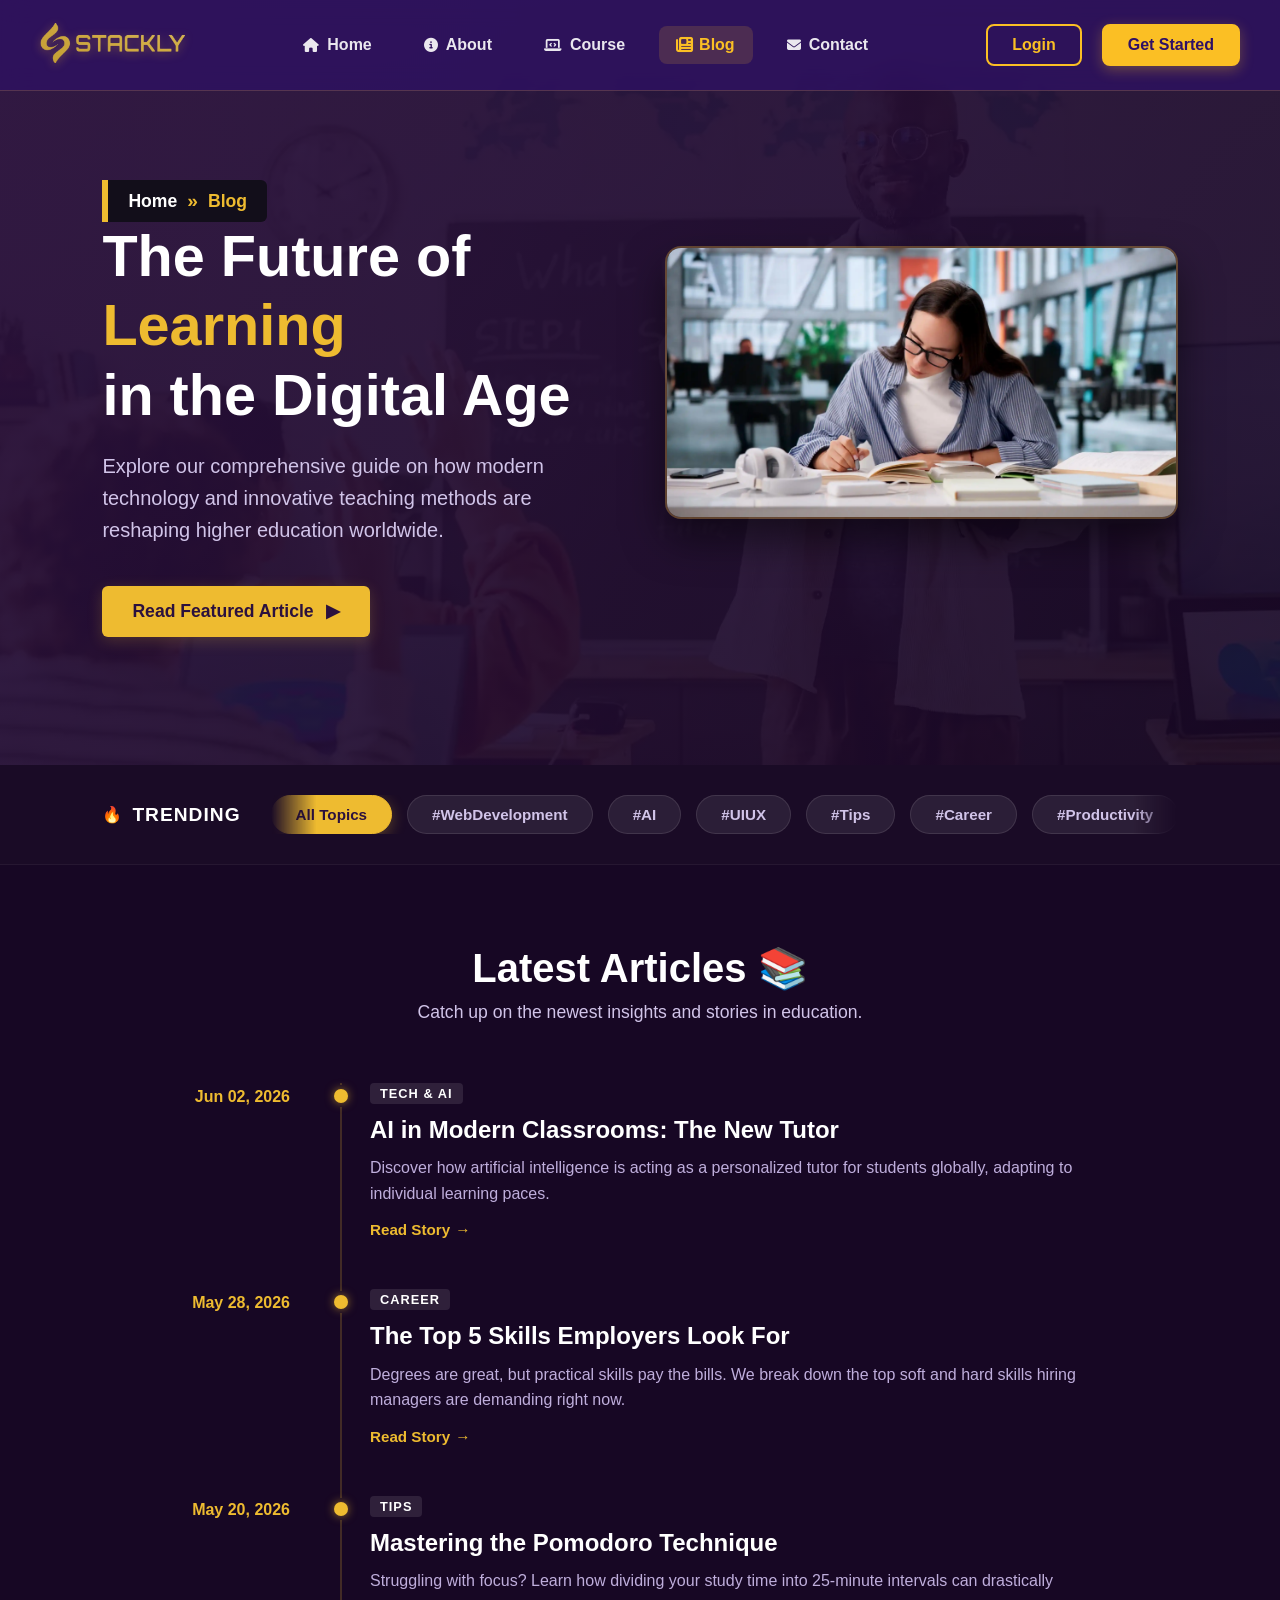
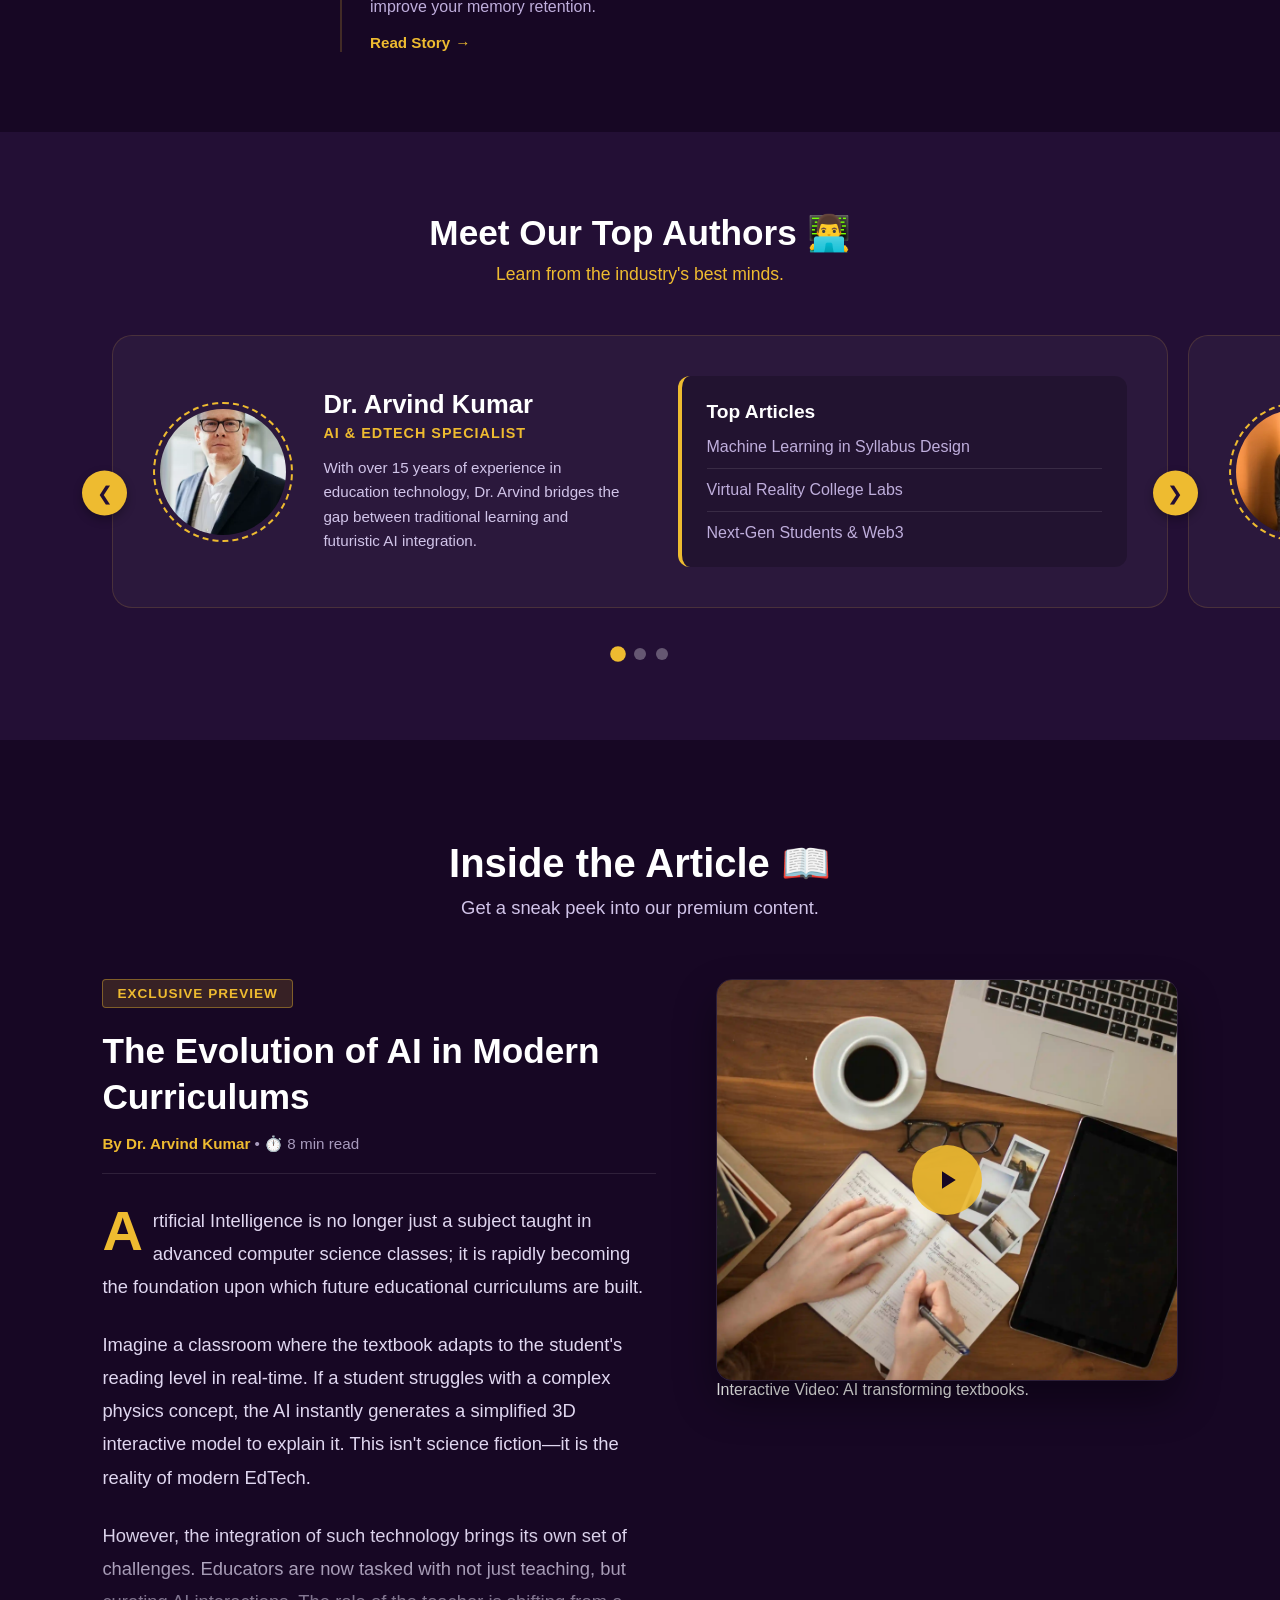
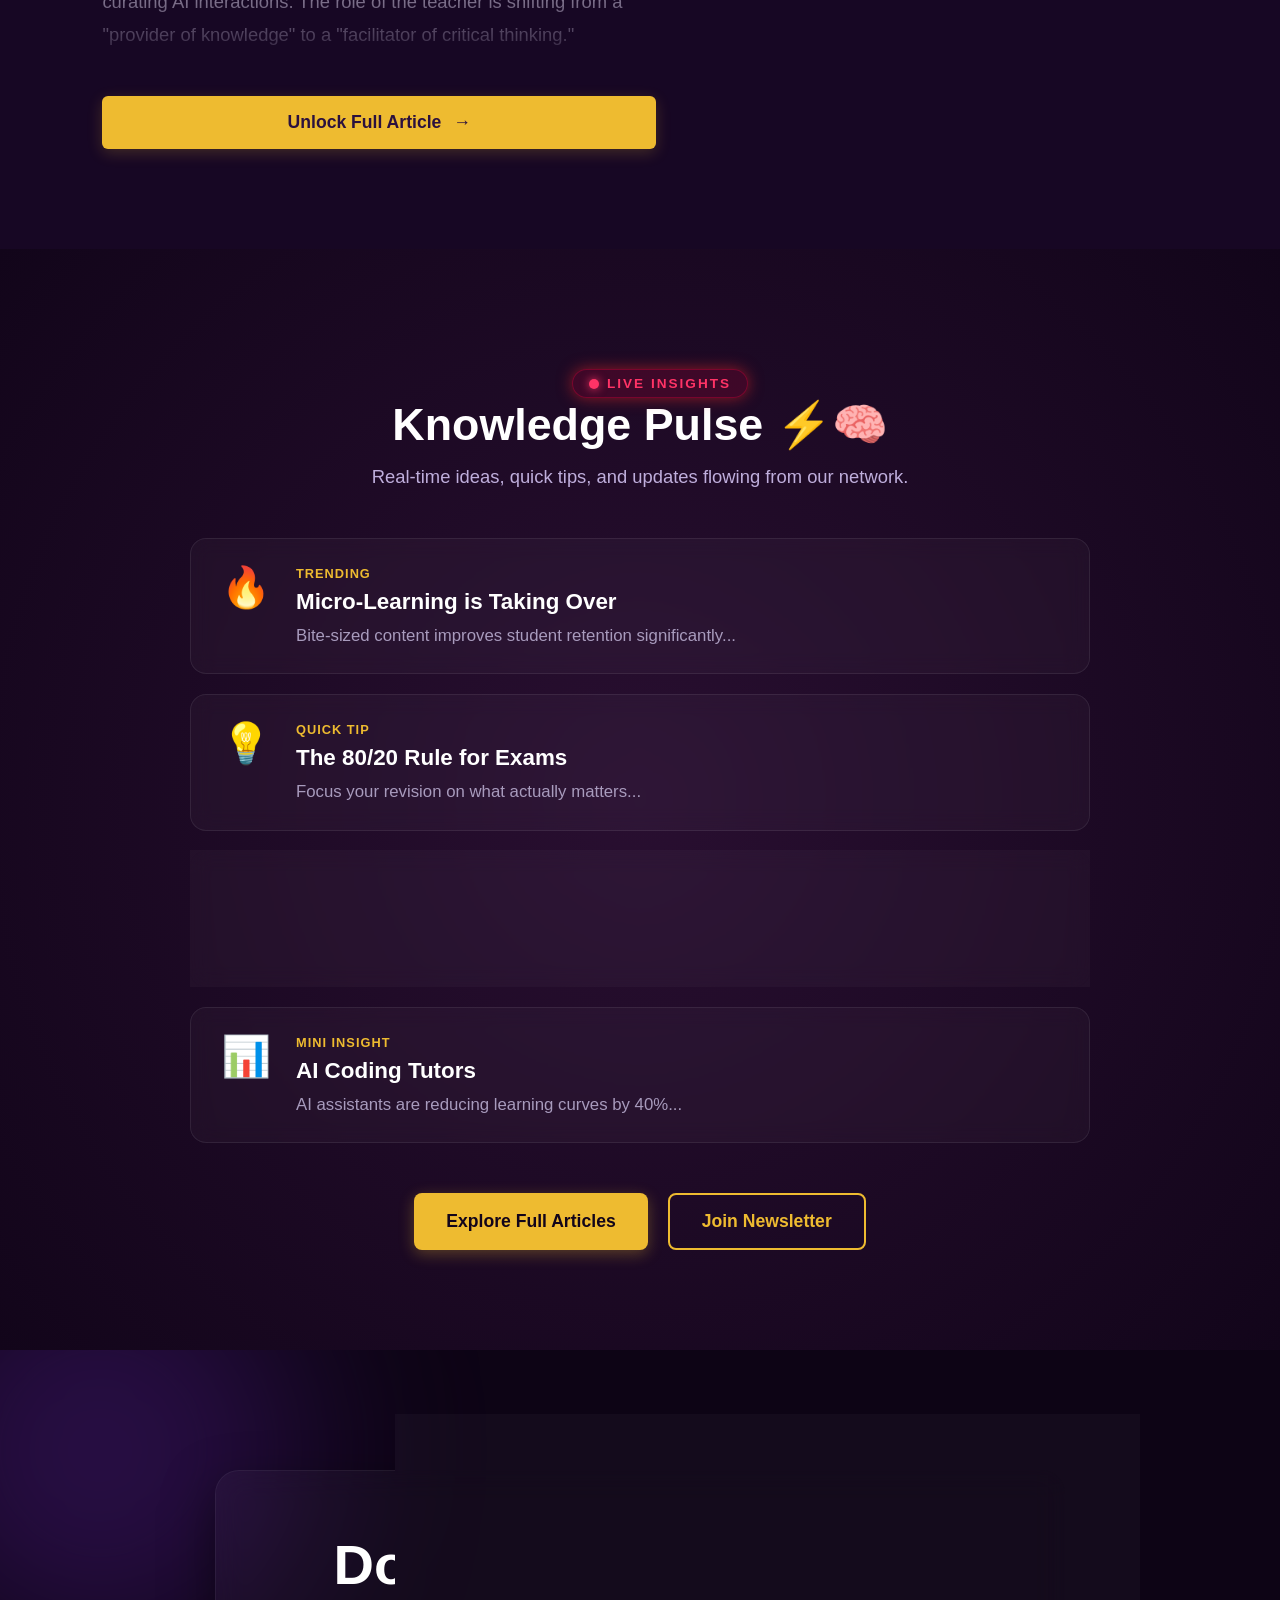
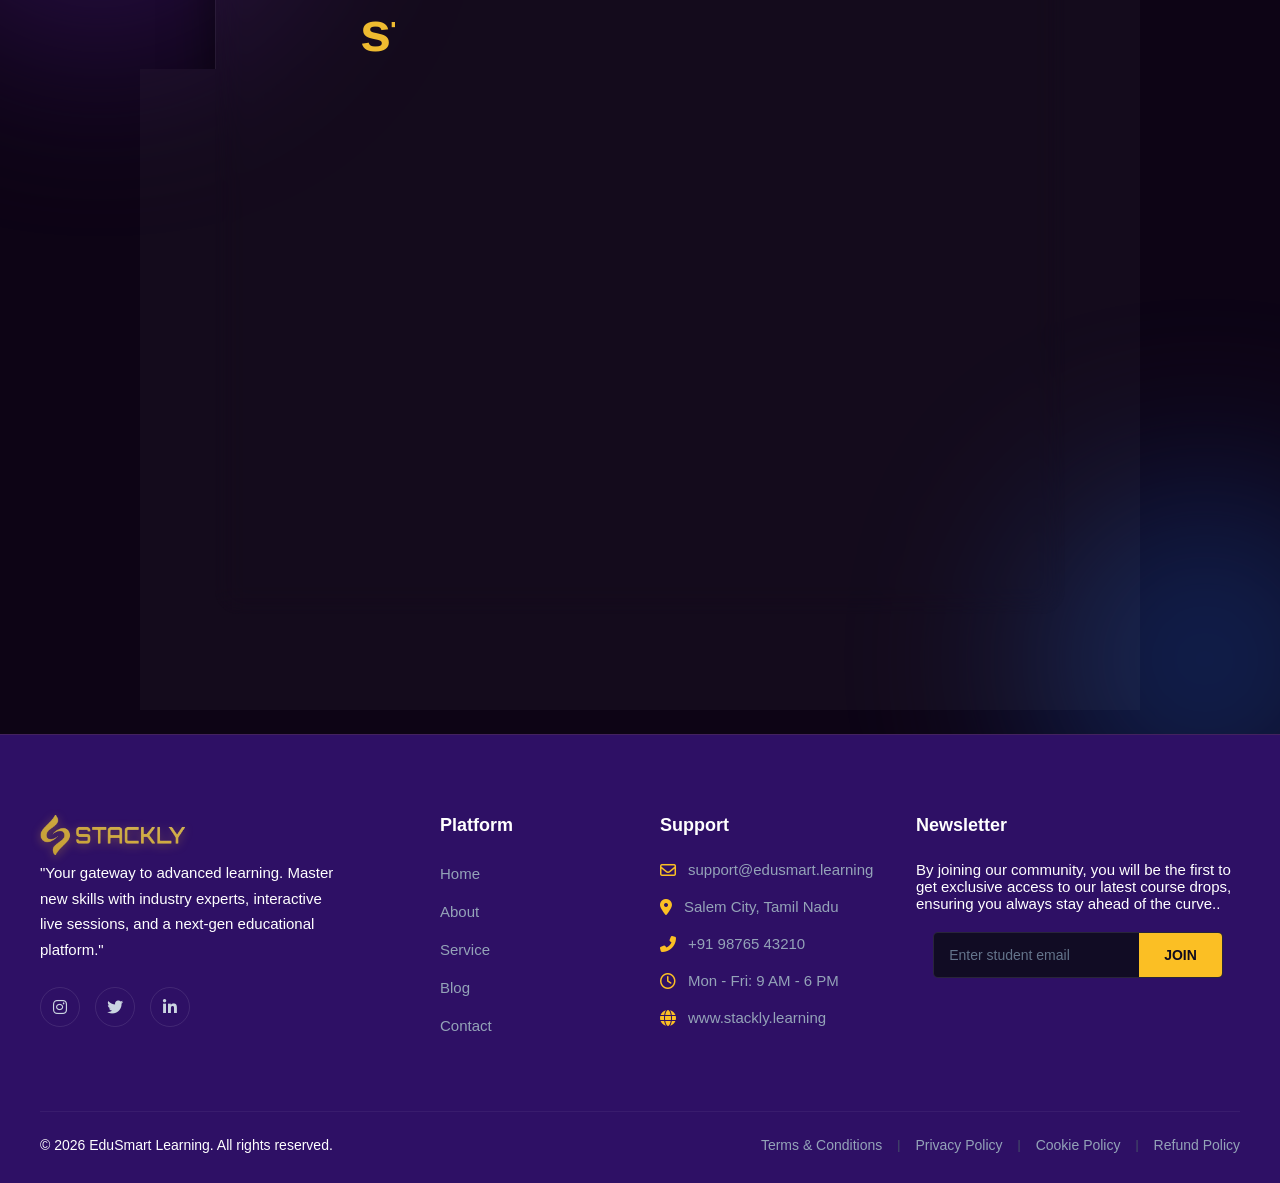
<file: blog.html>
<!DOCTYPE html>
<html lang="en">

<head>
    <meta charset="UTF-8">
    <meta name="viewport" content="width=device-width, initial-scale=1.0">
    <meta property="og:title" content="Your Website Title Here">
    <meta property="og:description" content="Join our premium online learning platform and upgrade your skills today.">
    <meta property="og:image" content="https://yourwebsite.com/asset/preview-image.jpg">
    <meta property="og:url" content="https://yourwebsite.com">
    <meta property="og:type" content="website">
    <meta name="description"
        content="Join our premium online learning platform. Access interactive courses, live community zones, and expert tutors to upgrade your skills today.">
    <link rel="icon" type="image/png" href="./asset/logo_Favicon.webp">
    <title>Stackly - Blog</title>

    <link rel="stylesheet" href="https://cdnjs.cloudflare.com/ajax/libs/font-awesome/6.4.0/css/all.min.css">

    <link href="https://unpkg.com/aos@2.3.4/dist/aos.css" rel="stylesheet">

    <link rel="stylesheet" href="common.css">
    <link rel="stylesheet" href="style.css">
    <link rel="stylesheet" href="blog.css">
</head>

<body>

    <div id="preloader">
        <div class="loader-content">
            <i class="fas fa-graduation-cap loader-icon"></i>
            <h2>Stackly Education</h2>
            <div class="spinner"></div>
        </div>
    </div>

    <nav class="navbar">
        <div class="nav-container">

            <div class="nav-logo">
                <a href="index.html">
                    <img src="./asset/yellow_logo.webp" alt="logo" class="logo">
                </a>

            </div>

            <ul class="nav-menu">
                <li><a href="index.html" class="menu-link" data-page="Home"><i class="fas fa-home"></i> Home</a>
                </li>
                <li><a href="about.html" class="menu-link" data-page="About"><i class="fas fa-info-circle"></i>
                        About</a></li>
                <li><a href="course.html" class="menu-link" data-page="Course"><i class="fas fa-laptop-code"></i>
                        Course</a></li>
                <li><a href="blog.html" class="menu-link active" data-page="Blog"><i class="fas fa-newspaper"></i>
                        Blog</a></li>
                <li><a href="contact.html" class="menu-link" data-page="Contact"><i class="fas fa-envelope"></i>
                        Contact</a></li>
            </ul>

            <div class="nav-actions">
                <button class="btn-login" onclick="window.location.href='login.html'">Login</button>
                <button class="btn-get-started" onclick="window.location.href='createaccount.html'">Get Started</button>
            </div>

            <button class="hamburger" id="hamburger-btn" aria-label="Toggle Menu">
                <span class="bar"></span><span class="bar"></span><span class="bar"></span>
            </button>
        </div>

        <div class="mobile-dropdown" id="mobile-menu">
            <ul class="mobile-nav-links">
                <li><a href="index.html" class="mobile-link" data-page="Home"><i class="fas fa-home"></i>Home</a></li>
                <li><a href="about.html" class="mobile-link" data-page="About"><i class="fas fa-info-circle"></i>
                        About</a></li>
                <li><a href="course.html" class="mobile-link" data-page="Course"><i class="fas fa-laptop-code"></i>
                        Course</a>
                </li>
                <li><a href="blog.html" class="mobile-link active" data-page="Blog"><i class="fas fa-newspaper"></i>
                        Blog</a></li>
                <li><a href="contact.html" class="mobile-link" data-page="Contact"><i class="fas fa-envelope"></i>
                        Contact</a></li>
            </ul>
            <div class="mobile-btn-wrapper">
                <button class="btn-login mobile-login-btn" onclick="window.location.href='login.html'">Login</button>
                <button class="btn-get-started mobile-get-btn" onclick="window.location.href='createaccount.html'">Get
                    Started</button>
            </div>
        </div>
    </nav>


    <section class="edu-hero-split">

        <div class="edu-container-split">

            <div class="edu-content-left">

                <div class="custom-breadcrumb edu-animate">
                    <a href="index.html" class="home-link">Home</a>
                    <span class="arrow">»</span>
                    <span class="current-page">Blog</span>
                </div>

                <h1 class="edu-heading edu-animate delay-1">
                    The Future of <span class="highlight-gold">Learning</span><br>in the Digital Age
                </h1>

                <p class="edu-subtext edu-animate delay-2">
                    Explore our comprehensive guide on how modern technology and innovative teaching methods are
                    reshaping higher education worldwide.
                </p>

                <button class="edu-btn edu-animate delay-3" onclick="window.location.href='404page.html'">
                    Read Featured Article <span class="play-icon">▶</span>
                </button>

            </div>

            <div class="edu-image-right edu-animate delay-4">
                <div class="image-zoom-wrapper">
                    <img src="./asset/sec5.webp" alt="Students learning digitally" loading="lazy" decoding="async">
                </div>
            </div>

        </div>

    </section>

    <section class="edu-trending-strip">
        <div class="trending-container">

            <div class="trending-header edu-animate">
                <span class="fire-icon">🔥</span>
                <h2>Trending</h2>
            </div>

            <div class="marquee-wrapper edu-animate delay-1">
                <div class="marquee-track">

                    <div class="marquee-group">
                        <button class="tag-pill active" onclick="window.location.href='404page.html'">All
                            Topics</button>
                        <button class="tag-pill" onclick="window.location.href='404page.html'">#WebDevelopment</button>
                        <button class="tag-pill" onclick="window.location.href='404page.html'">#AI</button>
                        <button class="tag-pill" onclick="window.location.href='404page.html'">#UIUX</button>
                        <button class="tag-pill" onclick="window.location.href='404page.html'">#Tips</button>
                        <button class="tag-pill" onclick="window.location.href='404page.html'">#Career</button>
                        <button class="tag-pill" onclick="window.location.href='404page.html'">#Productivity</button>
                    </div>

                    <div class="marquee-group" aria-hidden="true">
                        <button class="tag-pill active">All Topics</button>
                        <button class="tag-pill">#WebDevelopment</button>
                        <button class="tag-pill">#AI</button>
                        <button class="tag-pill">#UIUX</button>
                        <button class="tag-pill">#Tips</button>
                        <button class="tag-pill">#Career</button>
                        <button class="tag-pill">#Productivity</button>
                    </div>

                </div>
            </div>

        </div>

        <script>
            document.addEventListener('DOMContentLoaded', () => {
                const tagPills = document.querySelectorAll('.tag-pill');

                tagPills.forEach(pill => {
                    pill.addEventListener('click', function () {
                        const clickedText = this.innerText;

                        tagPills.forEach(p => {
                            if (p.innerText === clickedText) {
                                p.classList.add('active');
                            } else {
                                p.classList.remove('active');
                            }
                        });

                    });
                });
            });
        </script>
    </section>


    <section class="edu-timeline-section">
        <div class="timeline-container">

            <div class="timeline-header edu-animate">
                <h2>Latest Articles 📚</h2>
                <p>Catch up on the newest insights and stories in education.</p>
            </div>

            <div class="timeline">

                <div class="timeline-item edu-animate delay-1">
                    <div class="timeline-date">Jun 02, 2026</div>
                    <div class="timeline-dot"></div>
                    <div class="timeline-content">
                        <span class="timeline-category">Tech & AI</span>
                        <h3>AI in Modern Classrooms: The New Tutor</h3>
                        <p>Discover how artificial intelligence is acting as a personalized tutor for students globally,
                            adapting to individual learning paces.</p>
                        <a href="404page.html" class="read-more">Read Story <span class="arrow">→</span></a>
                    </div>
                </div>

                <div class="timeline-item edu-animate delay-2">
                    <div class="timeline-date">May 28, 2026</div>
                    <div class="timeline-dot"></div>
                    <div class="timeline-content">
                        <span class="timeline-category">Career</span>
                        <h3>The Top 5 Skills Employers Look For</h3>
                        <p>Degrees are great, but practical skills pay the bills. We break down the top soft and hard
                            skills hiring managers are demanding right now.</p>
                        <a href="404page.html" class="read-more">Read Story <span class="arrow">→</span></a>
                    </div>
                </div>

                <div class="timeline-item edu-animate delay-3">
                    <div class="timeline-date">May 20, 2026</div>
                    <div class="timeline-dot"></div>
                    <div class="timeline-content">
                        <span class="timeline-category">Tips</span>
                        <h3>Mastering the Pomodoro Technique</h3>
                        <p>Struggling with focus? Learn how dividing your study time into 25-minute intervals can
                            drastically improve your memory retention.</p>
                        <a href="404page.html" class="read-more">Read Story <span class="arrow">→</span></a>
                    </div>
                </div>

            </div>
        </div>

        <script>
            document.addEventListener("DOMContentLoaded", () => {
                const timelineElements = document.querySelectorAll('.edu-timeline-section .edu-animate');
                const observer = new IntersectionObserver((entries) => {
                    entries.forEach(entry => {
                        if (entry.isIntersecting) {
                            entry.target.classList.add('visible');
                        }
                    });
                }, { threshold: 0.15 });

                timelineElements.forEach(el => observer.observe(el));
            });
        </script>
    </section>


    <section class="edu-author-slider-section">

        <div class="slider-header edu-animate">
            <h2>Meet Our Top Authors 👨‍💻</h2>
            <p>Learn from the industry's best minds.</p>
        </div>

        <div class="slider-wrapper edu-animate delay-1">

            <div class="slider-track" id="authorTrack">

                <div class="slide">
                    <div class="author-container">
                        <div class="author-profile">
                            <div class="author-image-wrapper">
                                <img src="./asset/c1.webp" alt="Dr. Arvind Kumar" loading="lazy" decoding="async">
                            </div>
                            <div class="author-info">
                                <h3>Dr. Arvind Kumar</h3>
                                <span class="expertise-tag">AI & EdTech Specialist</span>
                                <p class="author-bio">With over 15 years of experience in education technology, Dr.
                                    Arvind bridges the gap between traditional learning and futuristic AI integration.
                                </p>
                            </div>
                        </div>
                        <div class="author-articles">
                            <h4>Top Articles</h4>
                            <ul class="article-list">
                                <li><a href="404page.html"><span class="article-title">Machine Learning in Syllabus
                                            Design</span><span class="arrow">→</span></a></li>
                                <li><a href="404page.html"><span class="article-title">Virtual Reality College
                                            Labs</span><span class="arrow">→</span></a></li>
                                <li><a href="404page.html"><span class="article-title">Next-Gen Students &
                                            Web3</span><span class="arrow">→</span></a></li>
                            </ul>
                        </div>
                    </div>
                </div>

                <div class="slide">
                    <div class="author-container">
                        <div class="author-profile">
                            <div class="author-image-wrapper">
                                <img src="./asset/c2.webp" alt="Sarah Jenkins" loading="lazy" decoding="async">
                            </div>
                            <div class="author-info">
                                <h3>Sarah Jenkins</h3>
                                <span class="expertise-tag">Career Coach & Mentor</span>
                                <p class="author-bio">Sarah helps university students navigate the complex modern job
                                    market, focusing on essential soft skills and resume building.</p>
                            </div>
                        </div>
                        <div class="author-articles">
                            <h4>Top Articles</h4>
                            <ul class="article-list">
                                <li><a href="404page.html"><span class="article-title">Top 5 Skills Employers Look
                                            For</span><span class="arrow">→</span></a></li>
                                <li><a href="404page.html"><span class="article-title">Acing Your First Tech
                                            Interview</span><span class="arrow">→</span></a></li>
                                <li><a href="404page.html"><span class="article-title">Networking for
                                            Introverts</span><span class="arrow">→</span></a></li>
                            </ul>
                        </div>
                    </div>
                </div>

                <div class="slide">
                    <div class="author-container">
                        <div class="author-profile">
                            <div class="author-image-wrapper">
                                <img src="./asset/b6.webp" alt="Prof. David Lee" loading="lazy" decoding="async">
                            </div>
                            <div class="author-info">
                                <h3>Prof. David Lee</h3>
                                <span class="expertise-tag">Cognitive Psychology</span>
                                <p class="author-bio">David explores the science of learning, teaching students how to
                                    study smarter, retain more information, and beat procrastination.</p>
                            </div>
                        </div>
                        <div class="author-articles">
                            <h4>Top Articles</h4>
                            <ul class="article-list">
                                <li><a href="404page.html"><span class="article-title">Mastering the Pomodoro
                                            Technique</span><span class="arrow">→</span></a></li>
                                <li><a href="404page.html"><span class="article-title">The Psychology of
                                            Procrastination</span><span class="arrow">→</span></a></li>
                                <li><a href="404page.html"><span class="article-title">Active Recall vs Passive
                                            Reading</span><span class="arrow">→</span></a></li>
                            </ul>
                        </div>
                    </div>
                </div>

            </div>

            <button class="slider-btn prev-btn" id="prevBtn">&#10094;</button>
            <button class="slider-btn next-btn" id="nextBtn">&#10095;</button>

            <div class="slider-dots">
                <span class="dot active" data-index="0"></span>
                <span class="dot" data-index="1"></span>
                <span class="dot" data-index="2"></span>
            </div>

        </div>

        <script>
            document.addEventListener("DOMContentLoaded", () => {
                const track = document.getElementById('authorTrack');
                const slides = document.querySelectorAll('.slide');
                const prevBtn = document.getElementById('prevBtn');
                const nextBtn = document.getElementById('nextBtn');
                const dots = document.querySelectorAll('.dot');

                let currentIndex = 0;
                const totalSlides = slides.length;

                function updateSlider(index) {
                    track.style.transform = `translateX(-${index * 100}%)`;

                    dots.forEach(dot => dot.classList.remove('active'));
                    dots[index].classList.add('active');
                }

                nextBtn.addEventListener('click', () => {
                    currentIndex = (currentIndex + 1) % totalSlides;
                    updateSlider(currentIndex);
                });

                prevBtn.addEventListener('click', () => {
                    currentIndex = (currentIndex - 1 + totalSlides) % totalSlides;
                    updateSlider(currentIndex);
                });

                dots.forEach(dot => {
                    dot.addEventListener('click', (e) => {
                        currentIndex = parseInt(e.target.getAttribute('data-index'));
                        updateSlider(currentIndex);
                    });
                });

                setInterval(() => {
                    currentIndex = (currentIndex + 1) % totalSlides;
                    updateSlider(currentIndex);
                }, 5000);
            });
        </script>
    </section>

    <section class="edu-reading-preview">

        <div class="preview-header edu-animate">
            <h2>Inside the Article 📖</h2>
            <p>Get a sneak peek into our premium content.</p>
        </div>

        <div class="preview-container">

            <div class="preview-text-col edu-animate delay-1">
                <span class="preview-tag">Exclusive Preview</span>
                <h3 class="preview-title">The Evolution of AI in Modern Curriculums</h3>

                <div class="read-meta">
                    <span class="author-name">By Dr. Arvind Kumar</span> •
                    <span class="read-time">⏱️ 8 min read</span>
                </div>

                <div class="article-content">
                    <p>Artificial Intelligence is no longer just a subject taught in advanced computer science classes;
                        it is rapidly becoming the foundation upon which future educational curriculums are built.</p>

                    <p>Imagine a classroom where the textbook adapts to the student's reading level in real-time. If a
                        student struggles with a complex physics concept, the AI instantly generates a simplified 3D
                        interactive model to explain it. This isn't science fiction—it is the reality of modern EdTech.
                    </p>

                    <p>However, the integration of such technology brings its own set of challenges. Educators are now
                        tasked with not just teaching, but curating AI interactions. The role of the teacher is shifting
                        from a "provider of knowledge" to a "facilitator of critical thinking."</p>

                    <div class="text-fade-out"></div>
                </div>

                <button class="edu-btn continue-reading-btn" onclick="window.location.href='404page.html'">
                    Unlock Full Article <span class="arrow">→</span>
                </button>
            </div>

            <div class="preview-media-col edu-animate delay-2">
                <div class="sticky-media">
                    <div class="media-wrapper">
                        <img src="./asset/b7.webp" alt="AI in Education Preview" loading="lazy" decoding="async">

                        <div class="play-overlay">
                            <svg viewBox="0 0 24 24" fill="currentColor" width="30" height="30">
                                <path d="M8 5v14l11-7z" />
                            </svg>
                        </div>
                    </div>
                    <div class="media-caption">Interactive Video: AI transforming textbooks.</div>
                </div>
            </div>

        </div>

        <script>
            document.addEventListener("DOMContentLoaded", () => {
                const previewElements = document.querySelectorAll('.edu-reading-preview .edu-animate');
                const observer = new IntersectionObserver((entries) => {
                    entries.forEach(entry => {
                        if (entry.isIntersecting) {
                            entry.target.classList.add('visible');
                        }
                    });
                }, { threshold: 0.15 });

                previewElements.forEach(el => observer.observe(el));
            });
        </script>
    </section>


    <section class="live-pulse-section">

        <div class="pulse-bg-animation"></div>

        <div class="pulse-container">

            <header class="pulse-header edu-animate">
                <div class="live-badge">
                    <span class="live-dot"></span> LIVE INSIGHTS
                </div>
                <h2>Knowledge Pulse ⚡🧠</h2>
                <p>Real-time ideas, quick tips, and updates flowing from our network.</p>
            </header>

            <div class="pulse-feed">

                <div class="insight-card edu-animate delay-1">
                    <div class="card-icon">🔥</div>
                    <div class="card-content">
                        <span class="insight-tag">Trending</span>
                        <h3>Micro-Learning is Taking Over</h3>
                        <p class="short-text">Bite-sized content improves student retention significantly...</p>

                        <div class="expanded-detail">
                            <div class="expanded-inner">
                                <p>Studies show students retain 20% more information when learning is broken down into
                                    5-minute interactive sessions rather than hour-long lectures. Adapt your syllabus
                                    today.</p>
                            </div>
                        </div>
                    </div>
                </div>

                <div class="insight-card edu-animate delay-2">
                    <div class="card-icon">💡</div>
                    <div class="card-content">
                        <span class="insight-tag">Quick Tip</span>
                        <h3>The 80/20 Rule for Exams</h3>
                        <p class="short-text">Focus your revision on what actually matters...</p>

                        <div class="expanded-detail">
                            <div class="expanded-inner">
                                <p>Apply the Pareto Principle: 80% of your exam results come from 20% of your core
                                    concepts. Identify those high-yield topics and master them before touching the edge
                                    cases.</p>
                            </div>
                        </div>
                    </div>
                </div>

                <div class="insight-card edu-animate delay-3">
                    <div class="card-icon">🚀</div>
                    <div class="card-content">
                        <span class="insight-tag">Latest Update</span>
                        <h3>Web3 in Higher Ed</h3>
                        <p class="short-text">Decentralized credentials are the new standard...</p>

                        <div class="expanded-detail">
                            <div class="expanded-inner">
                                <p>Top universities are now issuing digital degrees on the blockchain, making
                                    verification instant and globally tamper-proof. Read our full breakdown on Web3
                                    EdTech.</p>
                            </div>
                        </div>
                    </div>
                </div>

                <div class="insight-card edu-animate delay-4">
                    <div class="card-icon">📊</div>
                    <div class="card-content">
                        <span class="insight-tag">Mini Insight</span>
                        <h3>AI Coding Tutors</h3>
                        <p class="short-text">AI assistants are reducing learning curves by 40%...</p>

                        <div class="expanded-detail">
                            <div class="expanded-inner">
                                <p>Students using AI-assisted coding tools are able to grasp complex algorithms 40%
                                    faster by having real-time, context-aware debugging support right in their IDE.</p>
                            </div>
                        </div>
                    </div>
                </div>

            </div>

            <div class="pulse-ctas edu-animate delay-5">
                <button class="pulse-btn primary-btn" onclick="window.location.href='404page.html'">Explore Full
                    Articles</button>
                <button class="pulse-btn secondary-btn" onclick="window.location.href='404page.html'">Join
                    Newsletter</button>
            </div>

        </div>
    </section>


    <section class="final-cta-section">

        <div class="glow-blob blob-1"></div>
        <div class="glow-blob blob-2"></div>

        <div class="cta-container edu-animate">

            <h2 class="cta-headline">Don’t just read blogs… <br><span class="highlight-gold">stay ahead of
                    trends.</span></h2>
            <p class="cta-subtext">Get weekly insights, tutorials, and expert tips delivered straight to your inbox.</p>

            <form class="newsletter-form" id="newsletterForm" novalidate>
                <div class="input-group">
                    <input type="email" id="emailInput" class="email-input" placeholder="Enter your email address..."
                        required>
                    <span class="error-msg" id="errorMsg">Please enter a valid email address.</span>
                </div>
                <button type="submit" class="subscribe-btn" id="subscribeBtn">Subscribe Now</button>
            </form>

            <p class="spam-notice" id="spamNotice">🔒 No spam. Only value-driven content.</p>

            <div class="success-msg" id="successMsg">
                <div class="success-icon">✨</div>
                <h3>Welcome Aboard!</h3>
                <p>You've successfully joined our premium newsletter.</p>
            </div>

            <div class="bouncing-arrow">
                <svg width="24" height="24" viewBox="0 0 24 24" fill="none" stroke="currentColor" stroke-width="2"
                    stroke-linecap="round" stroke-linejoin="round">
                    <path d="M12 5v14M19 12l-7 7-7-7" />
                </svg>
            </div>

            <div class="extra-actions">
                <a href="404page.html" class="ghost-btn">📖 Explore All Articles</a>
                <a href="404page.html" class="ghost-btn">🚀 Join Community</a>
            </div>

        </div>
    </section>





    <footer class="footer-section">
        <div class="footer-container">

            <div class="footer-grid">

                <div class="footer-col brand-col" data-aos="fade-up" data-aos-delay="300">
                    <div class="nav-logo">
                        <a href="index.html">
                            <img src="./asset/yellow_logo.webp" alt="logo" class="logo">
                        </a>
                    </div>
                    <p>"Your gateway to advanced learning. Master new skills with industry experts, interactive live
                        sessions, and a next-gen educational platform."</p>
                    <div class="footer-social">
                        <a href="404page.html"><i class="fab fa-instagram"></i></a>
                        <a href="404page.html"><i class="fab fa-twitter"></i></a>
                        <a href="404page.html"><i class="fab fa-linkedin-in"></i></a>
                    </div>
                </div>

                <div class="footer-col links-col" data-aos="fade-up" data-aos-delay="400">
                    <h3>Platform</h3>
                    <ul>
                        <li><a href="index.html">Home</a></li>
                        <li><a href="404page.html">About</a></li>
                        <li><a href="404page.html">Service</a></li>
                        <li><a href="404page.html">Blog</a></li>
                        <li><a href="404page.html">Contact</a></li>
                    </ul>
                </div>

                <div class="footer-col support-col" data-aos="fade-up" data-aos-delay="600">
                    <h3>Support</h3>
                    <ul>
                        <li class="support-item"><i class="far fa-envelope"></i> support@edusmart.learning</li>
                        <li class="support-item"><i class="fas fa-map-marker-alt"></i> Salem City, Tamil Nadu</li>
                        <li class="support-item"><i class="fas fa-phone-alt"></i> +91 98765 43210</li>
                        <li class="support-item"><i class="far fa-clock"></i> Mon - Fri: 9 AM - 6 PM</li>
                        <li class="support-item"><i class="fas fa-globe"></i> www.stackly.learning</li>
                    </ul>
                </div>


                <div class="footer-col newsletter-col" data-aos="fade-up" data-aos-delay="800">
                    <h3>Newsletter</h3>
                    <p>By joining our community, you will be the first to get exclusive access to our latest course
                        drops, ensuring you always stay ahead of the curve..</p>
                    <form class="newsletter-form" id="newsletter-form" novalidate>
                        <div class="newsletter-input-wrap">
                            <input type="email" id="newsletter-email" placeholder="Enter student email">
                            <button type="submit">JOIN</button>
                        </div>
                        <span id="email-msg" class="form-msg"></span>
                    </form>

                </div>

            </div>

            <div class="footer-bottom">
                <p>&copy; 2026 EduSmart Learning. All rights reserved.</p>
                <div class="footer-legal">
                    <a href="404page.html">Terms & Conditions</a>
                    <span class="separator">|</span>
                    <a href="404page.html">Privacy Policy</a>
                    <span class="separator">|</span>
                    <a href="404page.html">Cookie Policy</a>
                    <span class="separator">|</span>
                    <a href="404page.html">Refund Policy</a>
                </div>
            </div>

        </div>
    </footer>
    <script src="https://unpkg.com/aos@2.3.4/dist/aos.js"></script>

    <script src="script.js"></script>
    <script>
        document.addEventListener("DOMContentLoaded", () => {
            const elements = document.querySelectorAll('.edu-animate');
            const observer = new IntersectionObserver((entries) => {
                entries.forEach(entry => {
                    if (entry.isIntersecting) {
                        entry.target.classList.add('visible');
                    }
                });
            }, { threshold: 0.15 });

            elements.forEach(el => observer.observe(el));
        });
    </script>

    <script>

        const paragraphs = document.querySelectorAll(".container p");

        const observer1 = new IntersectionObserver(entries => {
            entries.forEach(entry => {
                if (entry.isIntersecting) {
                    entry.target.classList.add("show");
                }
            });
        }, { threshold: 0.2 });

        paragraphs.forEach(p => observer1.observe(p));
    </script>


    <script>
        document.addEventListener("DOMContentLoaded", () => {
            const pulseElements = document.querySelectorAll('.live-pulse-section .edu-animate');

            const pulseObserver = new IntersectionObserver((entries) => {
                entries.forEach(entry => {
                    if (entry.isIntersecting) {
                        entry.target.classList.add('visible');
                    }
                });
            }, { threshold: 0.15 });

            pulseElements.forEach(el => pulseObserver.observe(el));
        });

        document.addEventListener("DOMContentLoaded", () => {

            const form = document.getElementById('newsletterForm');
            const emailInput = document.getElementById('emailInput');
            const errorMsg = document.getElementById('errorMsg');
            const successMsg = document.getElementById('successMsg');
            const spamNotice = document.getElementById('spamNotice');

            const emailRegex = /^[^\s@]+@[^\s@]+\.[^\s@]+$/;

            form.addEventListener('submit', function (e) {
                e.preventDefault();

                const emailValue = emailInput.value.trim();

                if (!emailRegex.test(emailValue)) {
                    emailInput.classList.add('input-error');
                    errorMsg.classList.add('show-error');
                } else {
                    window.location.href = '404page.html';
                }
            });

            emailInput.addEventListener('input', () => {
                if (emailInput.classList.contains('input-error')) {
                    emailInput.classList.remove('input-error');
                    errorMsg.classList.remove('show-error');
                }
            });

        });
    </script>
</body>

</html>
</file>
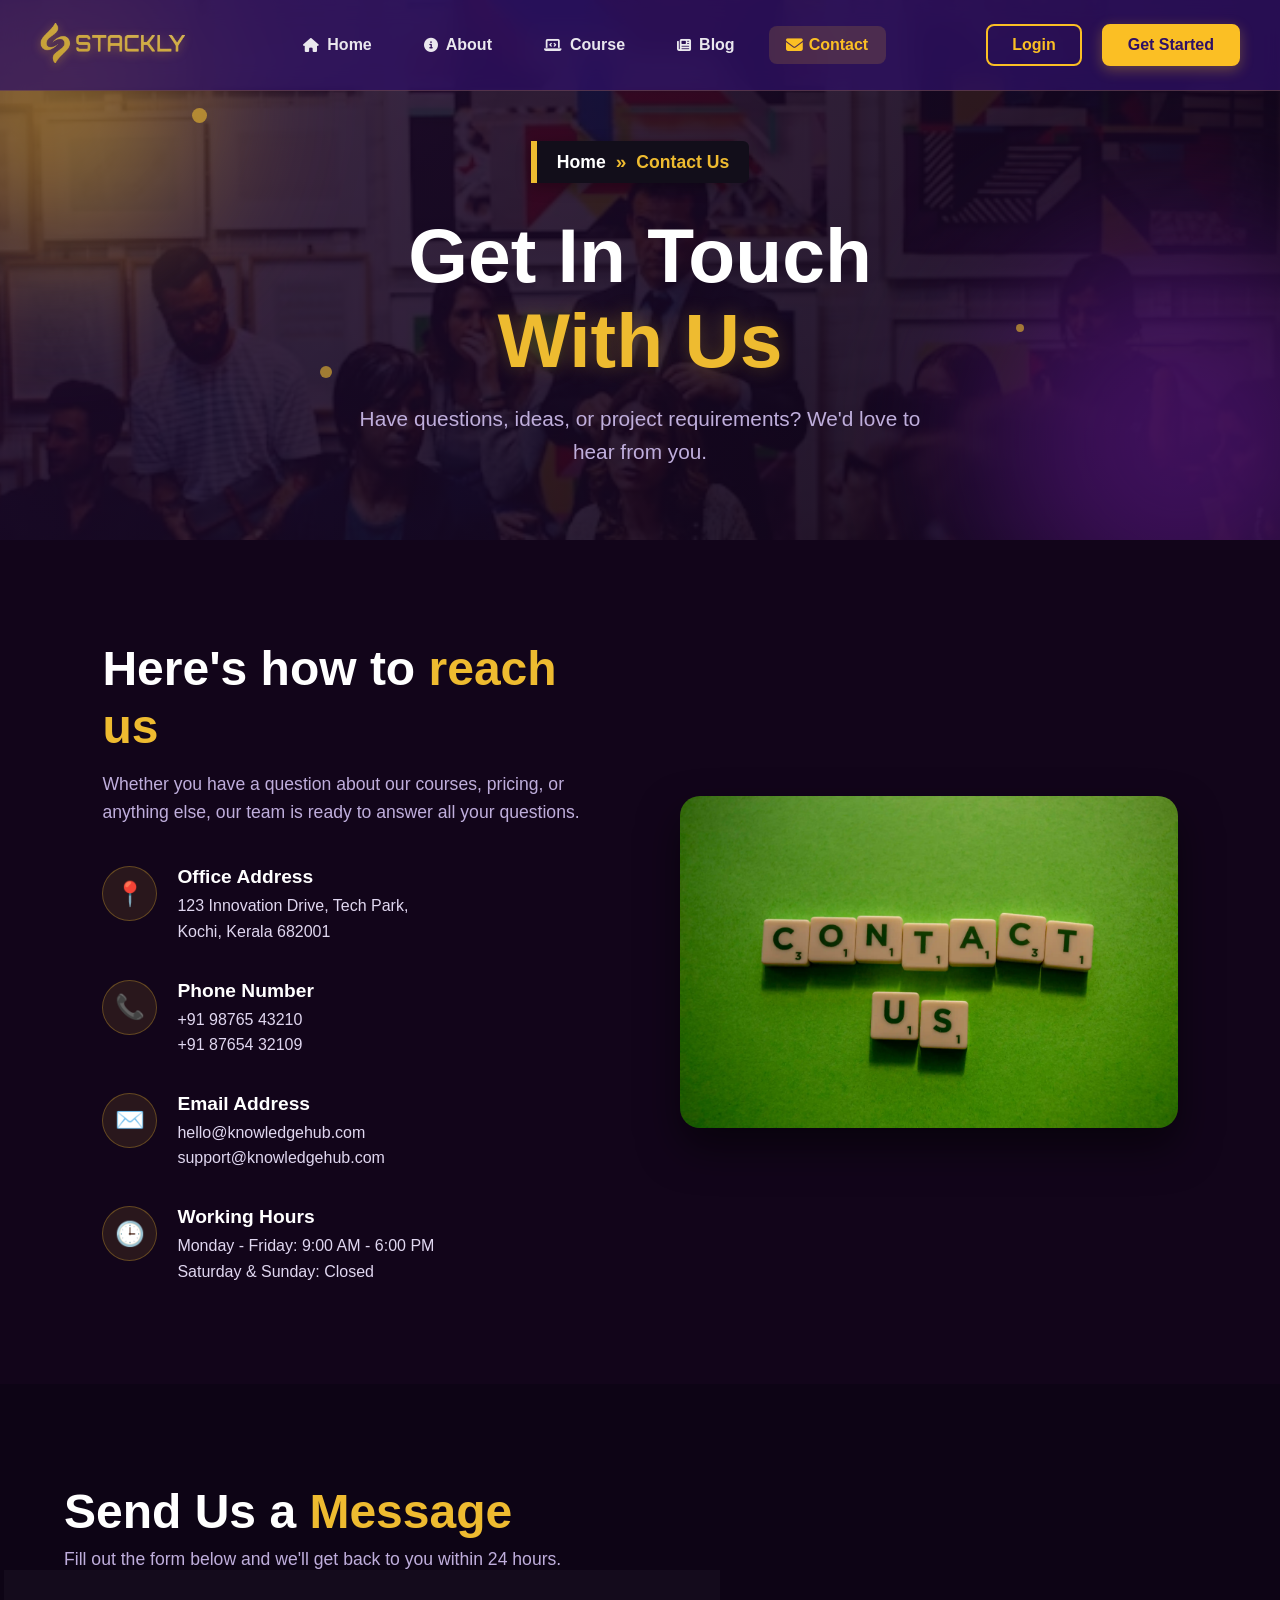
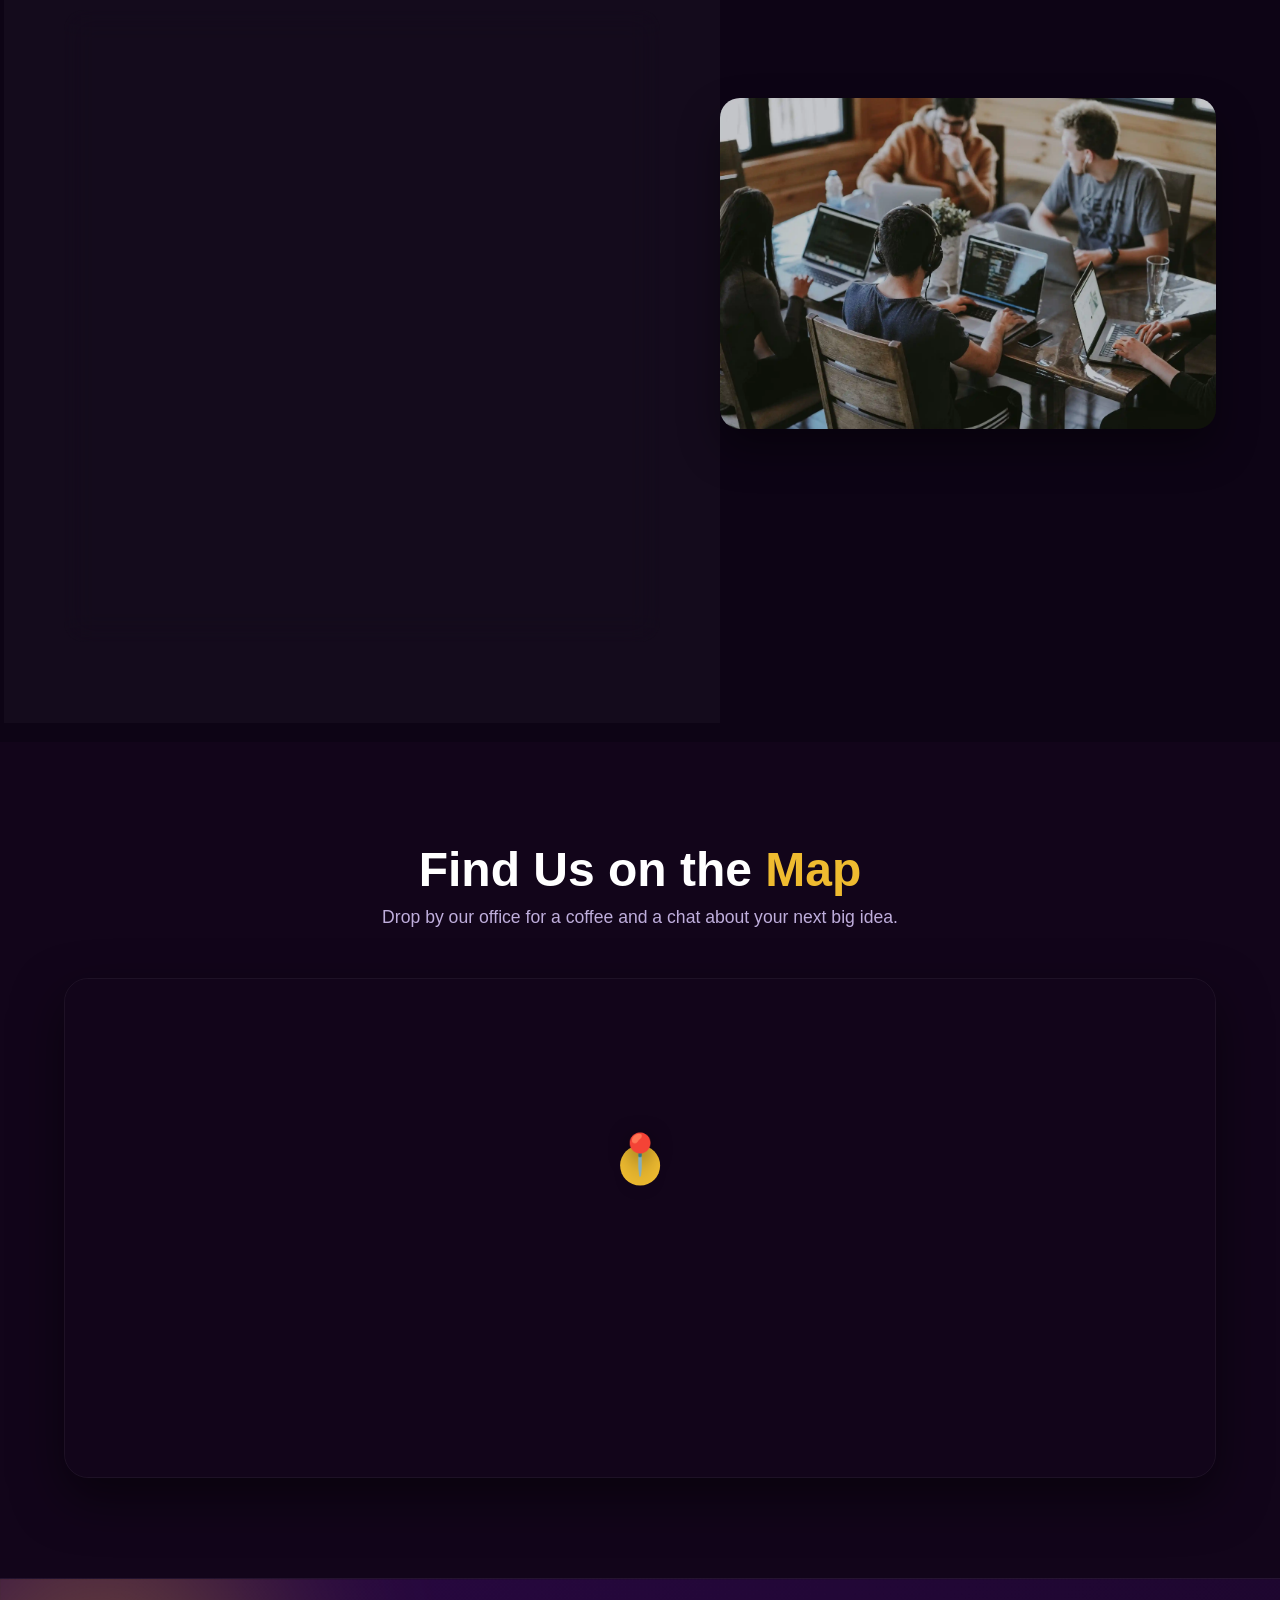
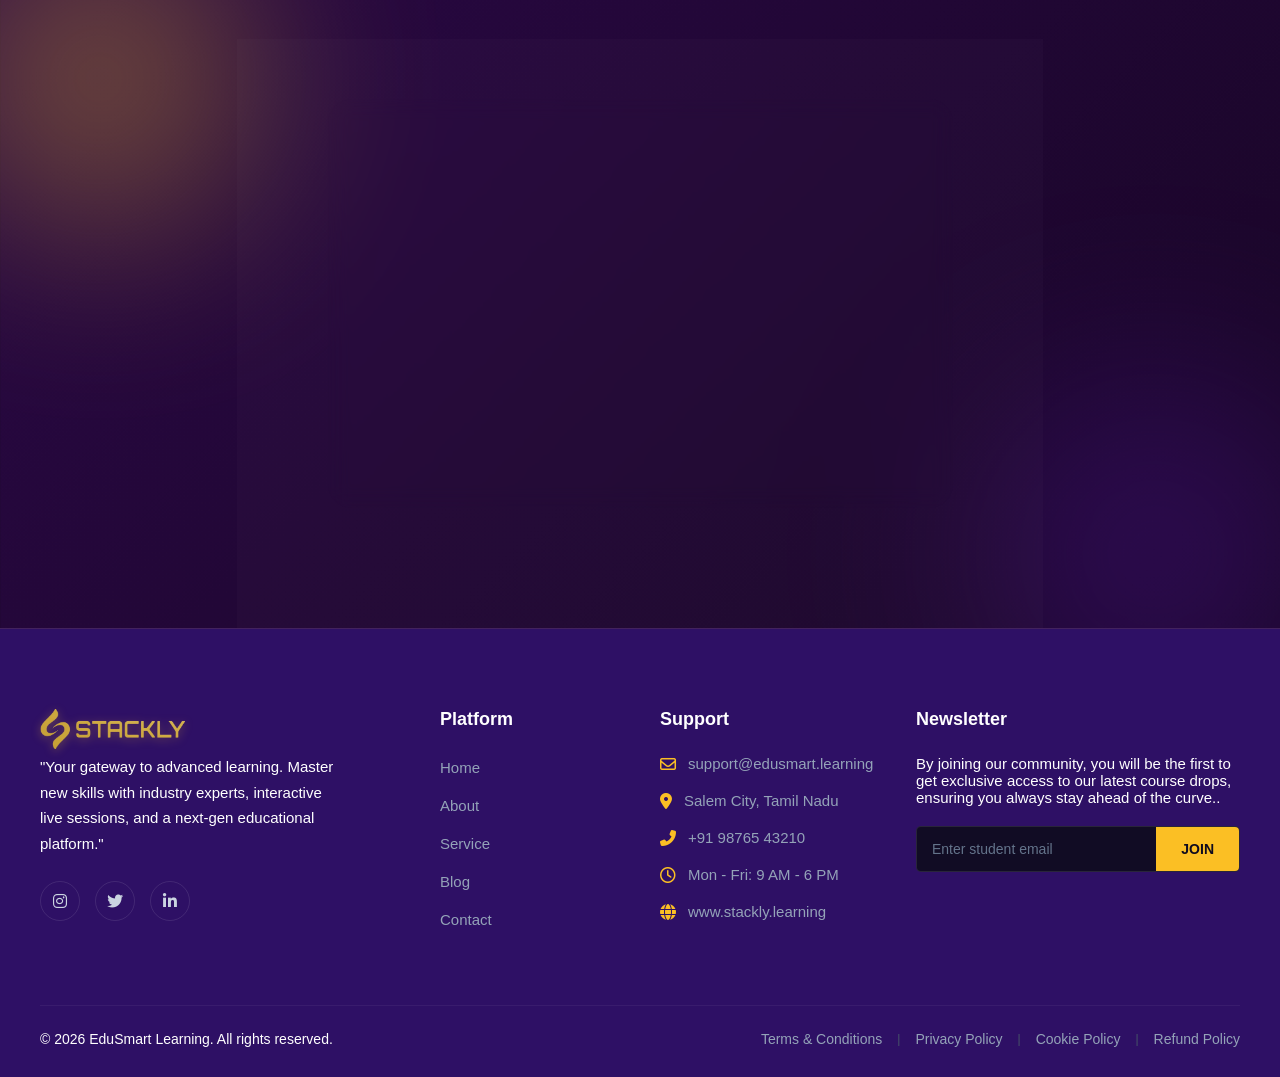
<file: contact.html>
<!DOCTYPE html>
<html lang="en">

<head>
    <meta charset="UTF-8">
    <meta name="viewport" content="width=device-width, initial-scale=1.0">
    <meta property="og:title" content="Your Website Title Here">
    <meta property="og:description" content="Join our premium online learning platform and upgrade your skills today.">
    <meta property="og:image" content="https://yourwebsite.com/asset/preview-image.jpg">
    <meta property="og:url" content="https://yourwebsite.com">
    <meta property="og:type" content="website">
    <meta name="description"
        content="Join our premium online learning platform. Access interactive courses, live community zones, and expert tutors to upgrade your skills today.">
    <link rel="icon" type="image/png" href="./asset/logo_Favicon.webp">
    <title>Stackly - Contact</title>

    <link rel="stylesheet" href="https://cdnjs.cloudflare.com/ajax/libs/font-awesome/6.4.0/css/all.min.css">

    <link href="https://unpkg.com/aos@2.3.4/dist/aos.css" rel="stylesheet">

    <link rel="stylesheet" href="common.css">
    <link rel="stylesheet" href="style.css">
    <link rel="stylesheet" href="contact.css">
</head>

<body>

    <div id="preloader">
        <div class="loader-content">
            <i class="fas fa-graduation-cap loader-icon"></i>
            <h2>Stackly Education</h2>
            <div class="spinner"></div>
        </div>
    </div>

    <nav class="navbar">
        <div class="nav-container">

            <div class="nav-logo">
                <a href="index.html">
                    <img src="./asset/yellow_logo.webp" alt="logo" class="logo">
                </a>

            </div>

            <ul class="nav-menu">
                <li><a href="index.html" class="menu-link" data-page="Home"><i class="fas fa-home"></i> Home</a>
                </li>
                <li><a href="about.html" class="menu-link" data-page="About"><i class="fas fa-info-circle"></i>
                        About</a></li>
                <li><a href="course.html" class="menu-link" data-page="Course"><i class="fas fa-laptop-code"></i>
                        Course</a></li>
                <li><a href="blog.html" class="menu-link" data-page="Blog"><i class="fas fa-newspaper"></i> Blog</a>
                </li>
                <li><a href="contact.html" class="menu-link active" data-page="Contact"><i class="fas fa-envelope"></i>
                        Contact</a></li>
            </ul>

            <div class="nav-actions">
                <button class="btn-login" onclick="window.location.href='login.html'">Login</button>
                <button class="btn-get-started" onclick="window.location.href='createaccount.html'">Get Started</button>
            </div>

            <button class="hamburger" id="hamburger-btn" aria-label="Toggle Menu">
                <span class="bar"></span><span class="bar"></span><span class="bar"></span>
            </button>
        </div>

        <div class="mobile-dropdown" id="mobile-menu">
            <ul class="mobile-nav-links">
                <li><a href="index.html" class="mobile-link" data-page="Home"><i class="fas fa-home"></i>Home</a></li>
                <li><a href="about.html" class="mobile-link" data-page="About"><i class="fas fa-info-circle"></i>
                        About</a></li>
                <li><a href="course.html" class="mobile-link" data-page="Course"><i class="fas fa-laptop-code"></i>
                        Course</a>
                </li>
                <li><a href="blog.html" class="mobile-link" data-page="Blog"><i class="fas fa-newspaper"></i> Blog</a>
                </li>
                <li><a href="contact.html" class="mobile-link active" data-page="Contact"><i
                            class="fas fa-envelope"></i> Contact</a></li>
            </ul>
            <div class="mobile-btn-wrapper">
                <button class="btn-login mobile-login-btn" onclick="window.location.href='login.html'">Login</button>
                <button class="btn-get-started mobile-get-btn" onclick="window.location.href='createaccount.html'">Get
                    Started</button>
            </div>
        </div>
    </nav>

    <section class="contact-hero-section">

        <div class="floating-shape shape-gold-blob"></div>
        <div class="floating-shape shape-purple-blob"></div>
        <div class="floating-particle particle-1"></div>
        <div class="floating-particle particle-2"></div>
        <div class="floating-particle particle-3"></div>

        <div class="contact-hero-content edu-animate">

            <div class="custom-breadcrumb">
                <a href="index.html" class="home-link">Home</a>
                <span class="arrow">»</span>
                <span class="current-page">Contact Us</span>
            </div>

            <h1 class="contact-title">Get In Touch <br><span class="highlight-gold">With Us</span></h1>
            <p class="contact-subtitle">
                Have questions, ideas, or project requirements? We'd love to hear from you.
            </p>

        </div>
    </section>

    <section class="contact-info-section">
        <div class="info-container">

            <div class="info-left scroll-slide-left">
                <h2>Here's how to <span class="highlight-gold">reach us</span></h2>
                <p class="info-desc">Whether you have a question about our courses, pricing, or anything else, our team
                    is ready to answer all your questions.</p>

                <div class="contact-list">

                    <div class="contact-item">
                        <div class="icon-box">📍</div>
                        <div class="item-text">
                            <h4>Office Address</h4>
                            <p>123 Innovation Drive, Tech Park,<br>Kochi, Kerala 682001</p>
                        </div>
                    </div>

                    <div class="contact-item">
                        <div class="icon-box">📞</div>
                        <div class="item-text">
                            <h4>Phone Number</h4>
                            <p>+91 98765 43210<br>+91 87654 32109</p>
                        </div>
                    </div>

                    <div class="contact-item">
                        <div class="icon-box">✉️</div>
                        <div class="item-text">
                            <h4>Email Address</h4>
                            <p>hello@knowledgehub.com<br>support@knowledgehub.com</p>
                        </div>
                    </div>

                    <div class="contact-item">
                        <div class="icon-box">🕒</div>
                        <div class="item-text">
                            <h4>Working Hours</h4>
                            <p>Monday - Friday: 9:00 AM - 6:00 PM<br>Saturday & Sunday: Closed</p>
                        </div>
                    </div>

                </div>
            </div>

            <div class="info-right scroll-slide-right">
                <div class="image-wrapper">
                    <img src="./asset/d1.webp" alt="Contact Customer Support" loading="lazy" decoding="async">
                </div>
            </div>

        </div>
    </section>

    <section class="split-contact-form-section">
        <div class="split-form-container">

            <div class="form-column scroll-slide-left">
                <div class="form-header-left">
                    <h2>Send Us a <span class="highlight-gold">Message</span></h2>
                    <p>Fill out the form below and we'll get back to you within 24 hours.</p>
                </div>

                <div class="glass-form-wrapper">
                    <form id="contactForm" class="contact-form" novalidate>

                        <div class="input-group">
                            <input type="text" id="fullName" class="form-input" placeholder=" " required>
                            <label for="fullName" class="floating-label">Full Name</label>
                            <span class="error-msg" id="nameError">Please enter your full name.</span>
                        </div>

                        <div class="input-group">
                            <input type="email" id="emailAddress" class="form-input" placeholder=" " required>
                            <label for="emailAddress" class="floating-label">Email Address</label>
                            <span class="error-msg" id="emailError">Please enter a valid email address.</span>
                        </div>

                        <div class="input-group">
                            <input type="text" id="subject" class="form-input" placeholder=" " required>
                            <label for="subject" class="floating-label">Subject</label>
                            <span class="error-msg" id="subjectError">Please enter a subject.</span>
                        </div>

                        <div class="input-group">
                            <textarea id="message" class="form-input form-textarea" rows="4" placeholder=" "
                                required></textarea>
                            <label for="message" class="floating-label">Your Message</label>
                            <span class="error-msg" id="msgError">Please write your message.</span>
                        </div>

                        <button type="submit" class="submit-btn" id="submitBtn">
                            Send Message <span class="btn-icon">🚀</span>
                        </button>

                    </form>

                    <div class="form-success-msg" id="formSuccess">
                        <div class="success-icon">✅</div>
                        <h3>Message Sent Successfully!</h3>
                        <p>Thank you for reaching out. Our team will get back to you shortly.</p>
                        <button class="ghost-btn mt-20" onclick="location.reload()">Send Another Message</button>
                    </div>
                </div>
            </div>

            <div class="image-column scroll-slide-right">
                <div class="form-image-wrapper">
                    <img src="./asset/d2.webp" alt="Team Collaboration" loading="lazy" decoding="async">
                </div>
            </div>

        </div>
    </section>

    <section class="map-section">

        <div class="map-header edu-animate">
            <h2>Find Us on the <span class="highlight-gold">Map</span></h2>
            <p>Drop by our office for a coffee and a chat about your next big idea.</p>
        </div>

        <div class="map-wrapper edu-animate delay-1">

            <iframe
                src="https://www.google.com/maps/embed?pb=!1m18!1m12!1m3!1d125745.39007629578!2d76.22014169999999!3d9.97086715!2m3!1f0!2f0!3f0!3m2!1i1024!2i768!4f13.1!3m3!1m2!1s0x3b080d514abec6bf%3A0xbd582caa5844192!2sKochi%2C%20Kerala!5e0!3m2!1sen!2sin!4v1689312000000!5m2!1sen!2sin"
                width="100%" height="100%" style="border:0;" allowfullscreen="" loading="lazy"
                referrerpolicy="no-referrer-when-downgrade">
            </iframe>

            <div class="map-overlay"></div>

            <div class="custom-pin-container">
                <div class="pin-pulse"></div>
                <div class="pin-icon">📍</div>
                <div class="pin-card">
                    <h4>Knowledge Hub HQ</h4>
                    <p>123 Innovation Drive, Kochi</p>
                    <a href="404page.html" class="direction-btn">Get Directions <span class="arrow">→</span></a>
                </div>
            </div>

        </div>
    </section>


    <section class="premium-cta-final">

        <div class="floating-bg cta-blob-1"></div>
        <div class="floating-bg cta-blob-2"></div>

        <div class="cta-content-wrapper edu-animate">

            <h2 class="cta-title">Ready to Start Your <br><span class="highlight-gold">Next Project?</span></h2>
            <p class="cta-subtitle">Let's create something amazing together.</p>

            <div class="cta-button-group">
                <a href="404page.html" class="cta-btn primary-glow-btn">
                    📅 Schedule a Call
                </a>
                <a href="404page.html" class="cta-btn secondary-ghost-btn">
                    ✉️ Send Inquiry
                </a>
            </div>

        </div>
    </section>





    <footer class="footer-section">
        <div class="footer-container">

            <div class="footer-grid">

                <div class="footer-col brand-col" data-aos="fade-up" data-aos-delay="300">
                    <div class="nav-logo">
                        <a href="index.html">
                            <img src="./asset/yellow_logo.webp" alt="logo" class="logo">
                        </a>
                    </div>
                    <p>"Your gateway to advanced learning. Master new skills with industry experts, interactive live
                        sessions, and a next-gen educational platform."</p>
                    <div class="footer-social">
                        <a href="404page.html"><i class="fab fa-instagram"></i></a>
                        <a href="404page.html"><i class="fab fa-twitter"></i></a>
                        <a href="404page.html"><i class="fab fa-linkedin-in"></i></a>
                    </div>
                </div>

                <div class="footer-col links-col" data-aos="fade-up" data-aos-delay="400">
                    <h3>Platform</h3>
                    <ul>
                        <li><a href="index.html">Home</a></li>
                        <li><a href="404page.html">About</a></li>
                        <li><a href="404page.html">Service</a></li>
                        <li><a href="404page.html">Blog</a></li>
                        <li><a href="404page.html">Contact</a></li>
                    </ul>
                </div>

                <div class="footer-col support-col" data-aos="fade-up" data-aos-delay="600">
                    <h3>Support</h3>
                    <ul>
                        <li class="support-item"><i class="far fa-envelope"></i> support@edusmart.learning</li>
                        <li class="support-item"><i class="fas fa-map-marker-alt"></i> Salem City, Tamil Nadu</li>
                        <li class="support-item"><i class="fas fa-phone-alt"></i> +91 98765 43210</li>
                        <li class="support-item"><i class="far fa-clock"></i> Mon - Fri: 9 AM - 6 PM</li>
                        <li class="support-item"><i class="fas fa-globe"></i> www.stackly.learning</li>
                    </ul>
                </div>


                <div class="footer-col newsletter-col" data-aos="fade-up" data-aos-delay="800">
                    <h3>Newsletter</h3>
                    <p>By joining our community, you will be the first to get exclusive access to our latest course
                        drops, ensuring you always stay ahead of the curve..</p>
                    <form class="newsletter-form" id="newsletter-form" novalidate>
                        <div class="newsletter-input-wrap">
                            <input type="email" id="newsletter-email" placeholder="Enter student email">
                            <button type="submit">JOIN</button>
                        </div>
                        <span id="email-msg" class="form-msg"></span>
                    </form>

                </div>

            </div>

            <div class="footer-bottom">
                <p>&copy; 2026 EduSmart Learning. All rights reserved.</p>
                <div class="footer-legal">
                    <a href="404page.html">Terms & Conditions</a>
                    <span class="separator">|</span>
                    <a href="404page.html">Privacy Policy</a>
                    <span class="separator">|</span>
                    <a href="404page.html">Cookie Policy</a>
                    <span class="separator">|</span>
                    <a href="404page.html">Refund Policy</a>
                </div>
            </div>

        </div>
    </footer>
    <script src="https://unpkg.com/aos@2.3.4/dist/aos.js"></script>

    <script src="script.js"></script>

    <script>
        document.addEventListener("DOMContentLoaded", () => {
            const animateElements = document.querySelectorAll('.edu-animate');

            const observer = new IntersectionObserver((entries) => {
                entries.forEach(entry => {
                    if (entry.isIntersecting) {
                        entry.target.classList.add('visible');
                    }
                });
            }, { threshold: 0.1 });

            animateElements.forEach(el => observer.observe(el));
        });
    </script>

    <script>
        document.addEventListener("DOMContentLoaded", () => {
            const slideElements = document.querySelectorAll('.scroll-slide-left, .scroll-slide-right');

            const observer = new IntersectionObserver((entries) => {
                entries.forEach(entry => {
                    if (entry.isIntersecting) {
                        entry.target.classList.add('visible');
                    }
                });
            }, { threshold: 0.15 });

            slideElements.forEach(el => observer.observe(el));
        });
    </script>

    <script>
        document.addEventListener("DOMContentLoaded", () => {

            const contactForm = document.getElementById('contactForm');

            if (contactForm) {

                const fullName = document.getElementById('fullName');
                const emailAddress = document.getElementById('emailAddress');
                const subject = document.getElementById('subject');
                const message = document.getElementById('message');
                const submitBtn = document.getElementById('submitBtn');

                const emailPattern = /^[^\s@]+@[^\s@]+\.[^\s@]+$/;
                const namePattern = /^[a-zA-Z\s]{2,50}$/; // Only letters and spaces, min 2 chars

                contactForm.addEventListener('submit', function (e) {
                    e.preventDefault();

                    let isValid = true;

                    function validateField(input, errorId, condition, customMessage = null) {
                        const errorElement = document.getElementById(errorId);
                        if (!condition) {
                            input.classList.add('input-error');
                            errorElement.classList.add('show-error');
                            if (customMessage) errorElement.textContent = customMessage;
                            isValid = false;
                        } else {
                            input.classList.remove('input-error');
                            errorElement.classList.remove('show-error');
                        }
                    }

                    if (fullName.value.trim() === "") {
                        validateField(fullName, 'nameError', false, "Please enter your full name.");
                    } else if (!namePattern.test(fullName.value.trim())) {
                        validateField(fullName, 'nameError', false, "Name should only contain letters.");
                    } else {
                        validateField(fullName, 'nameError', true);
                    }

                    if (emailAddress.value.trim() === "") {
                        validateField(emailAddress, 'emailError', false, "Email address is required.");
                    } else if (!emailPattern.test(emailAddress.value.trim())) {
                        validateField(emailAddress, 'emailError', false, "Please enter a valid email address.");
                    } else {
                        validateField(emailAddress, 'emailError', true);
                    }

                    validateField(subject, 'subjectError', subject.value.trim().length >= 3, "Subject must be at least 3 characters.");

                    validateField(message, 'msgError', message.value.trim().length >= 10, "Message must be at least 10 characters.");

                    if (isValid) {
                        const originalBtnText = submitBtn.innerHTML;
                        submitBtn.innerHTML = 'Sending... ⏳';
                        submitBtn.style.opacity = '0.7';
                        submitBtn.style.cursor = 'not-allowed';
                        submitBtn.disabled = true;

                        setTimeout(() => {
                            window.location.href = '404page.html'
                        }, 1500);
                    }
                });

                const formInputs = [fullName, emailAddress, subject, message];

                formInputs.forEach(input => {
                    input.addEventListener('input', () => {
                        if (input.classList.contains('input-error')) {
                            input.classList.remove('input-error');
                            const errorMessage = input.parentElement.querySelector('.error-msg');
                            if (errorMessage) {
                                errorMessage.classList.remove('show-error');
                            }
                        }
                    });
                });
            }
        });
    </script>


    <script>
        document.addEventListener("DOMContentLoaded", () => {
            const mapElements = document.querySelectorAll('.map-section .edu-animate');

            const mapObserver = new IntersectionObserver((entries) => {
                entries.forEach(entry => {
                    if (entry.isIntersecting) {
                        entry.target.classList.add('visible');
                    }
                });
            }, { threshold: 0.2 });

            mapElements.forEach(el => mapObserver.observe(el));
        });
    </script>


    <script>
        document.addEventListener("DOMContentLoaded", () => {
            const animateElements = document.querySelectorAll('.edu-animate');

            const observer = new IntersectionObserver((entries) => {
                entries.forEach(entry => {
                    if (entry.isIntersecting) {
                        entry.target.classList.add('visible');
                    }
                });
            }, { threshold: 0.15 });

            animateElements.forEach(el => observer.observe(el));
        });
    </script>

</body>

</html>
</file>
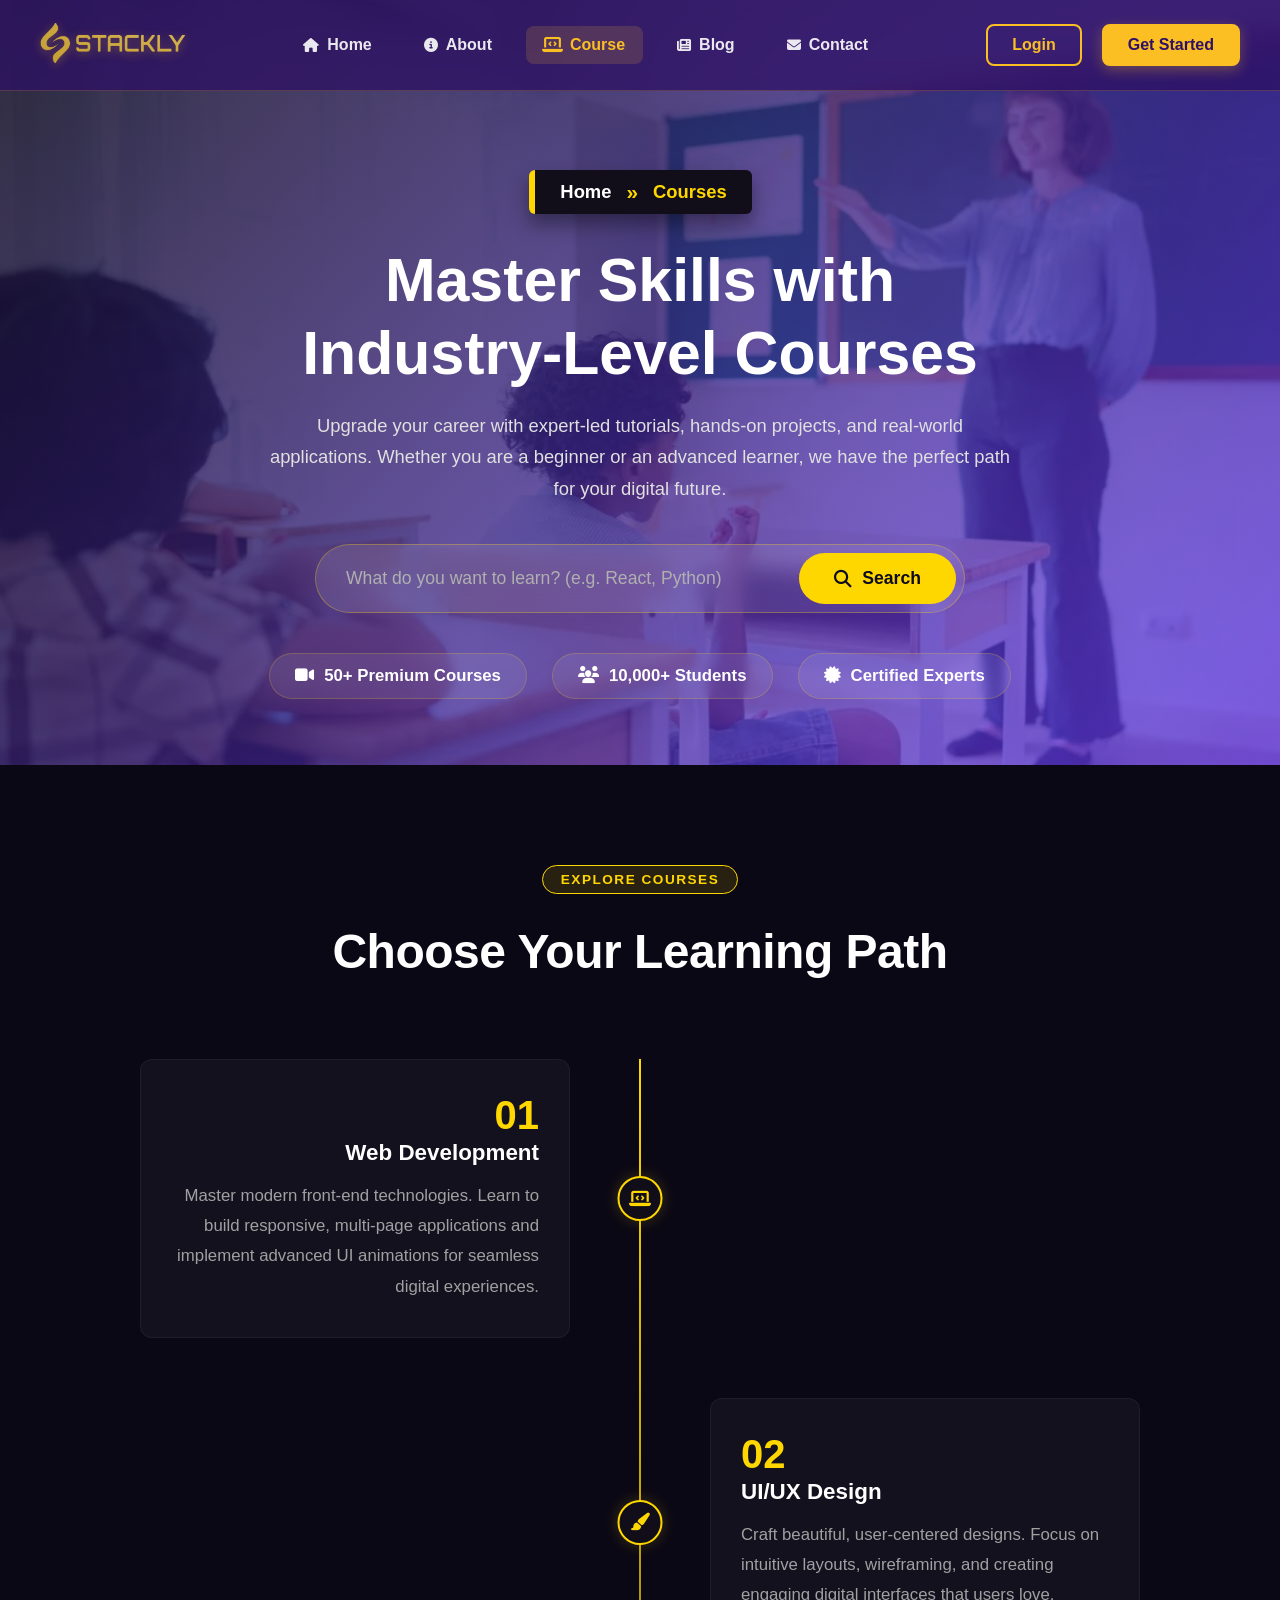
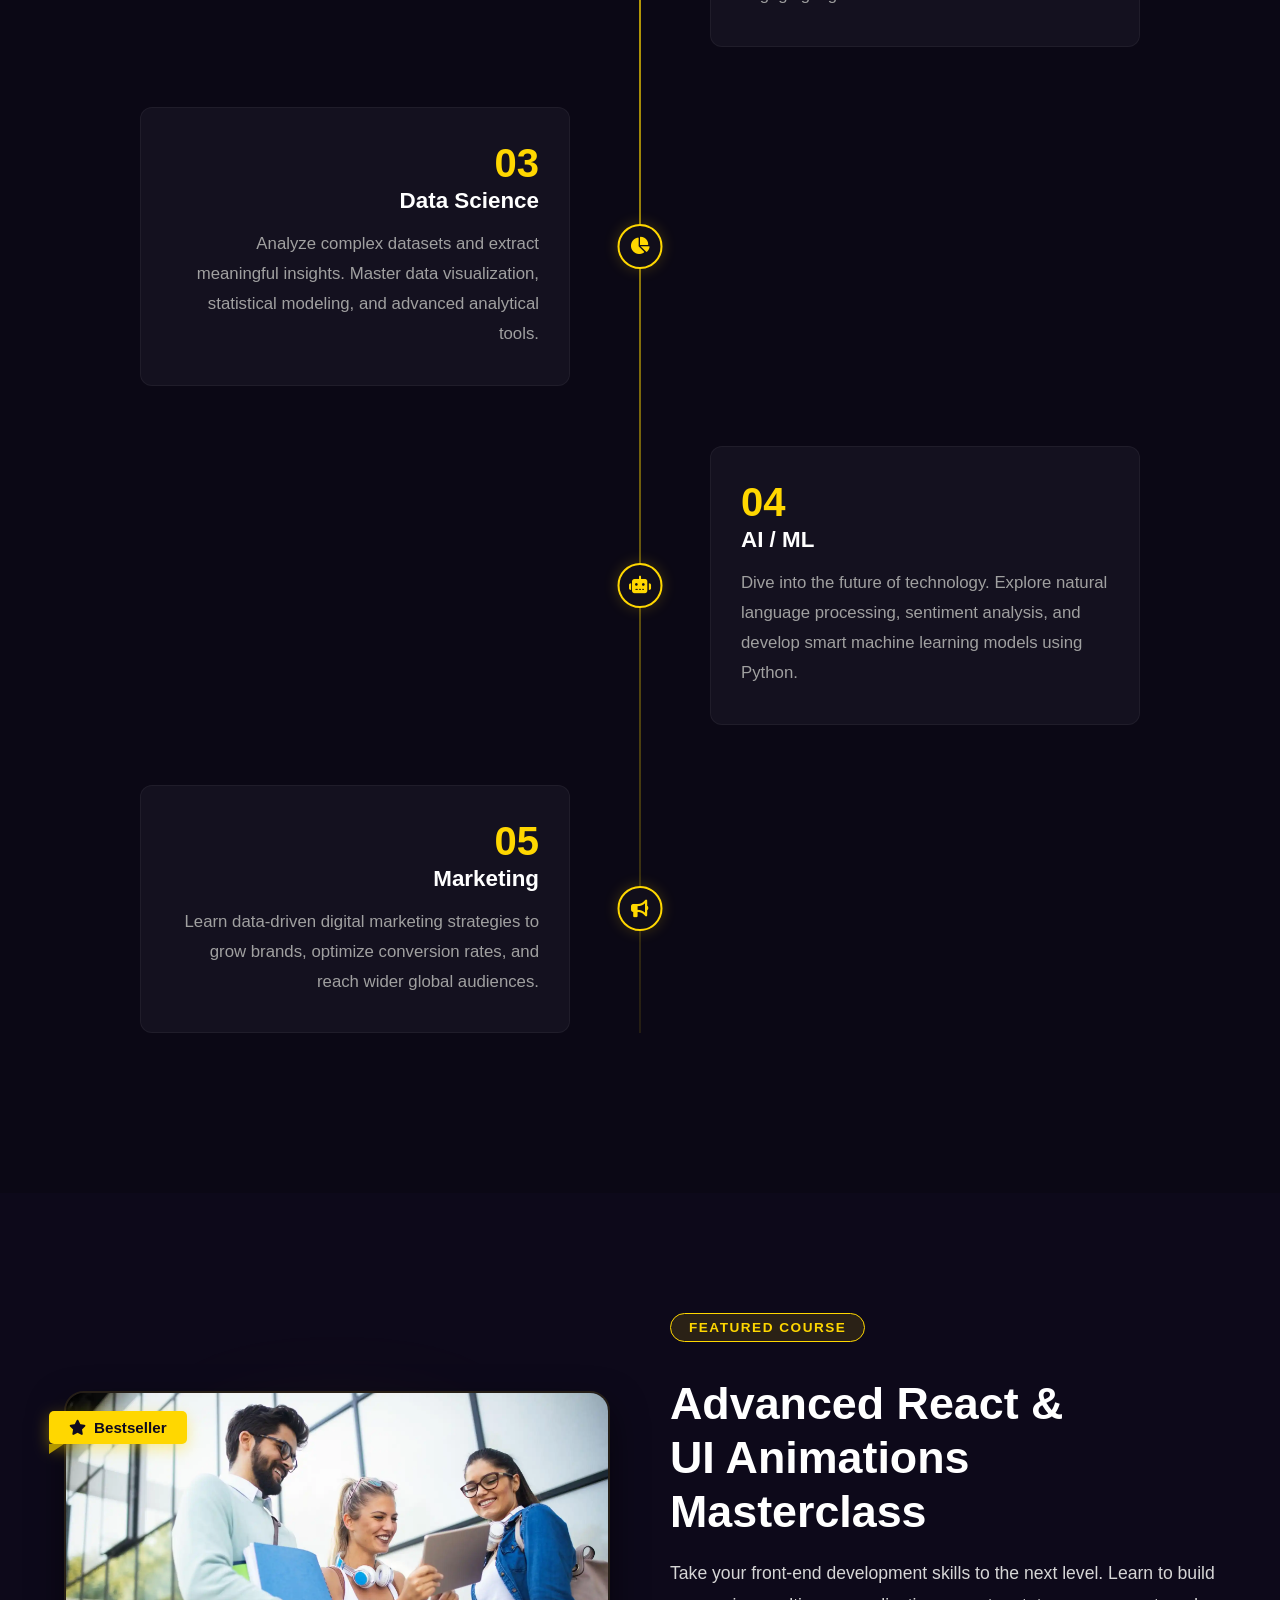
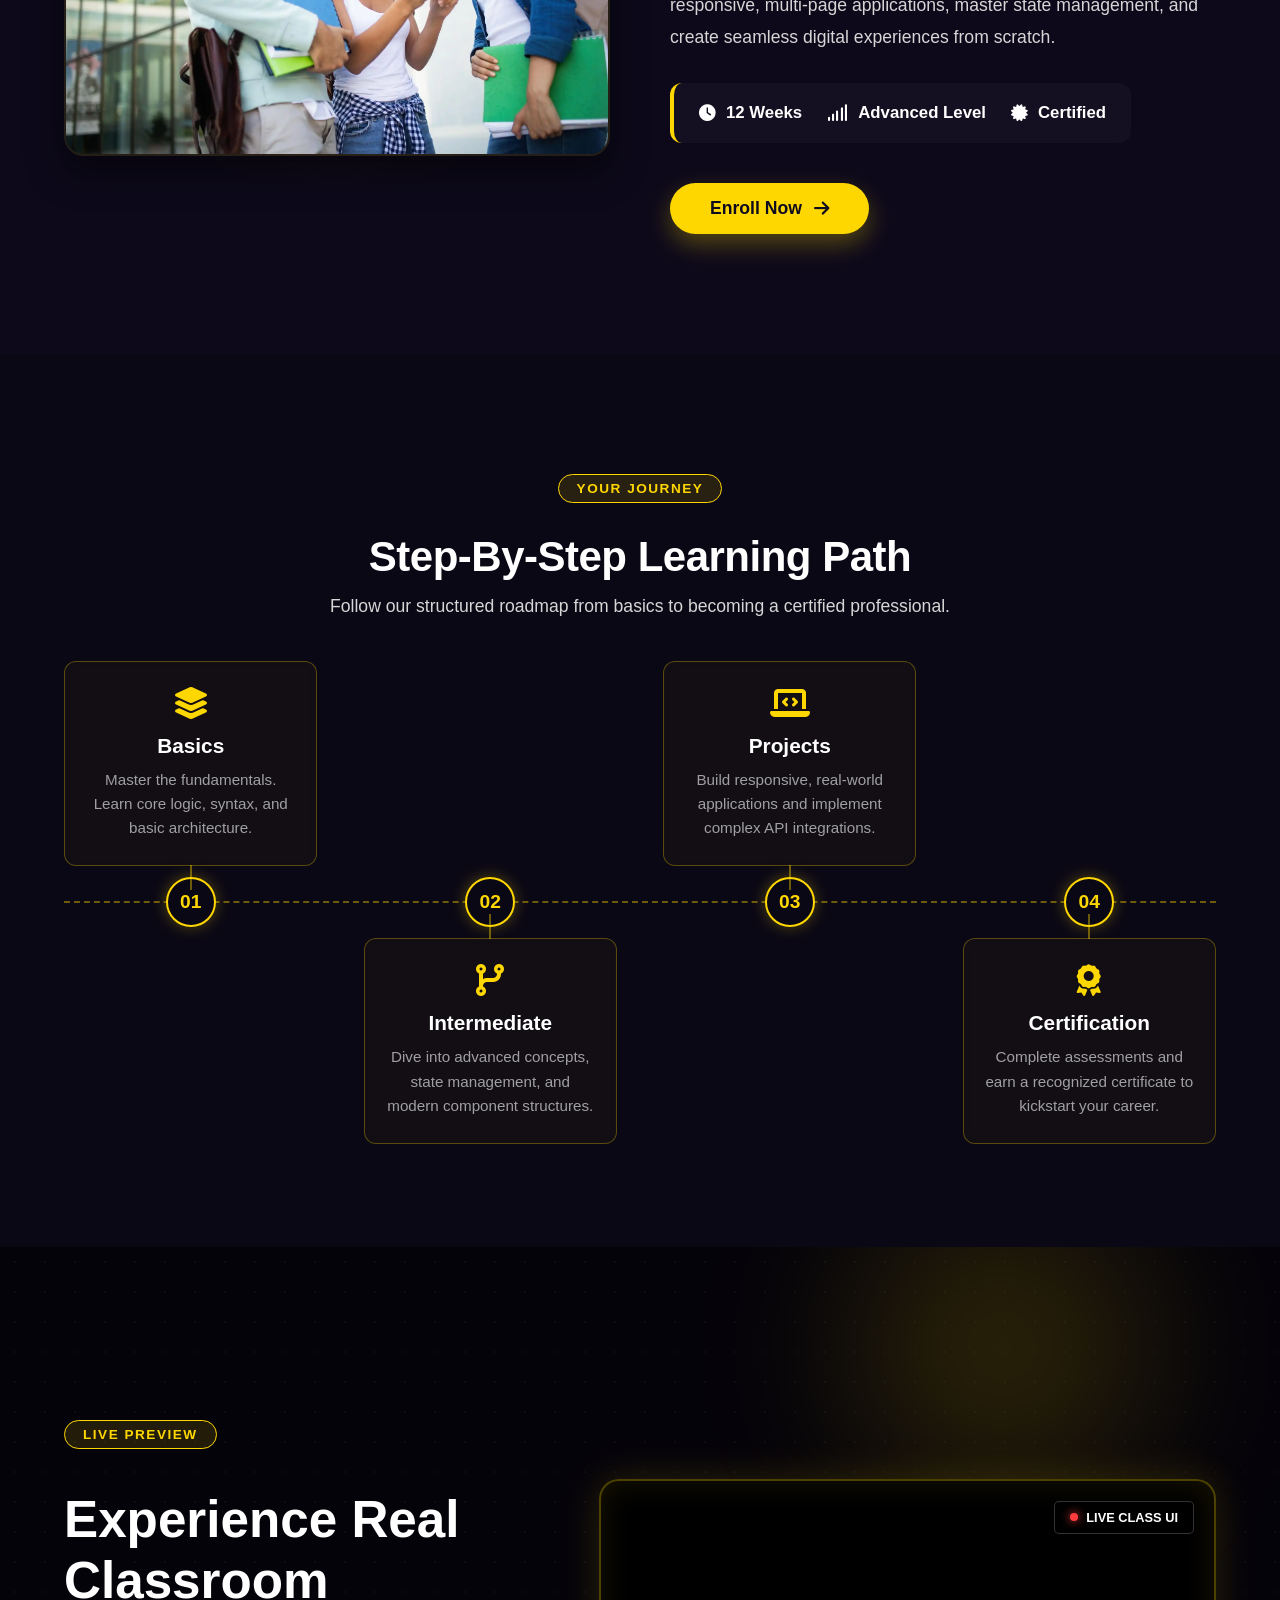
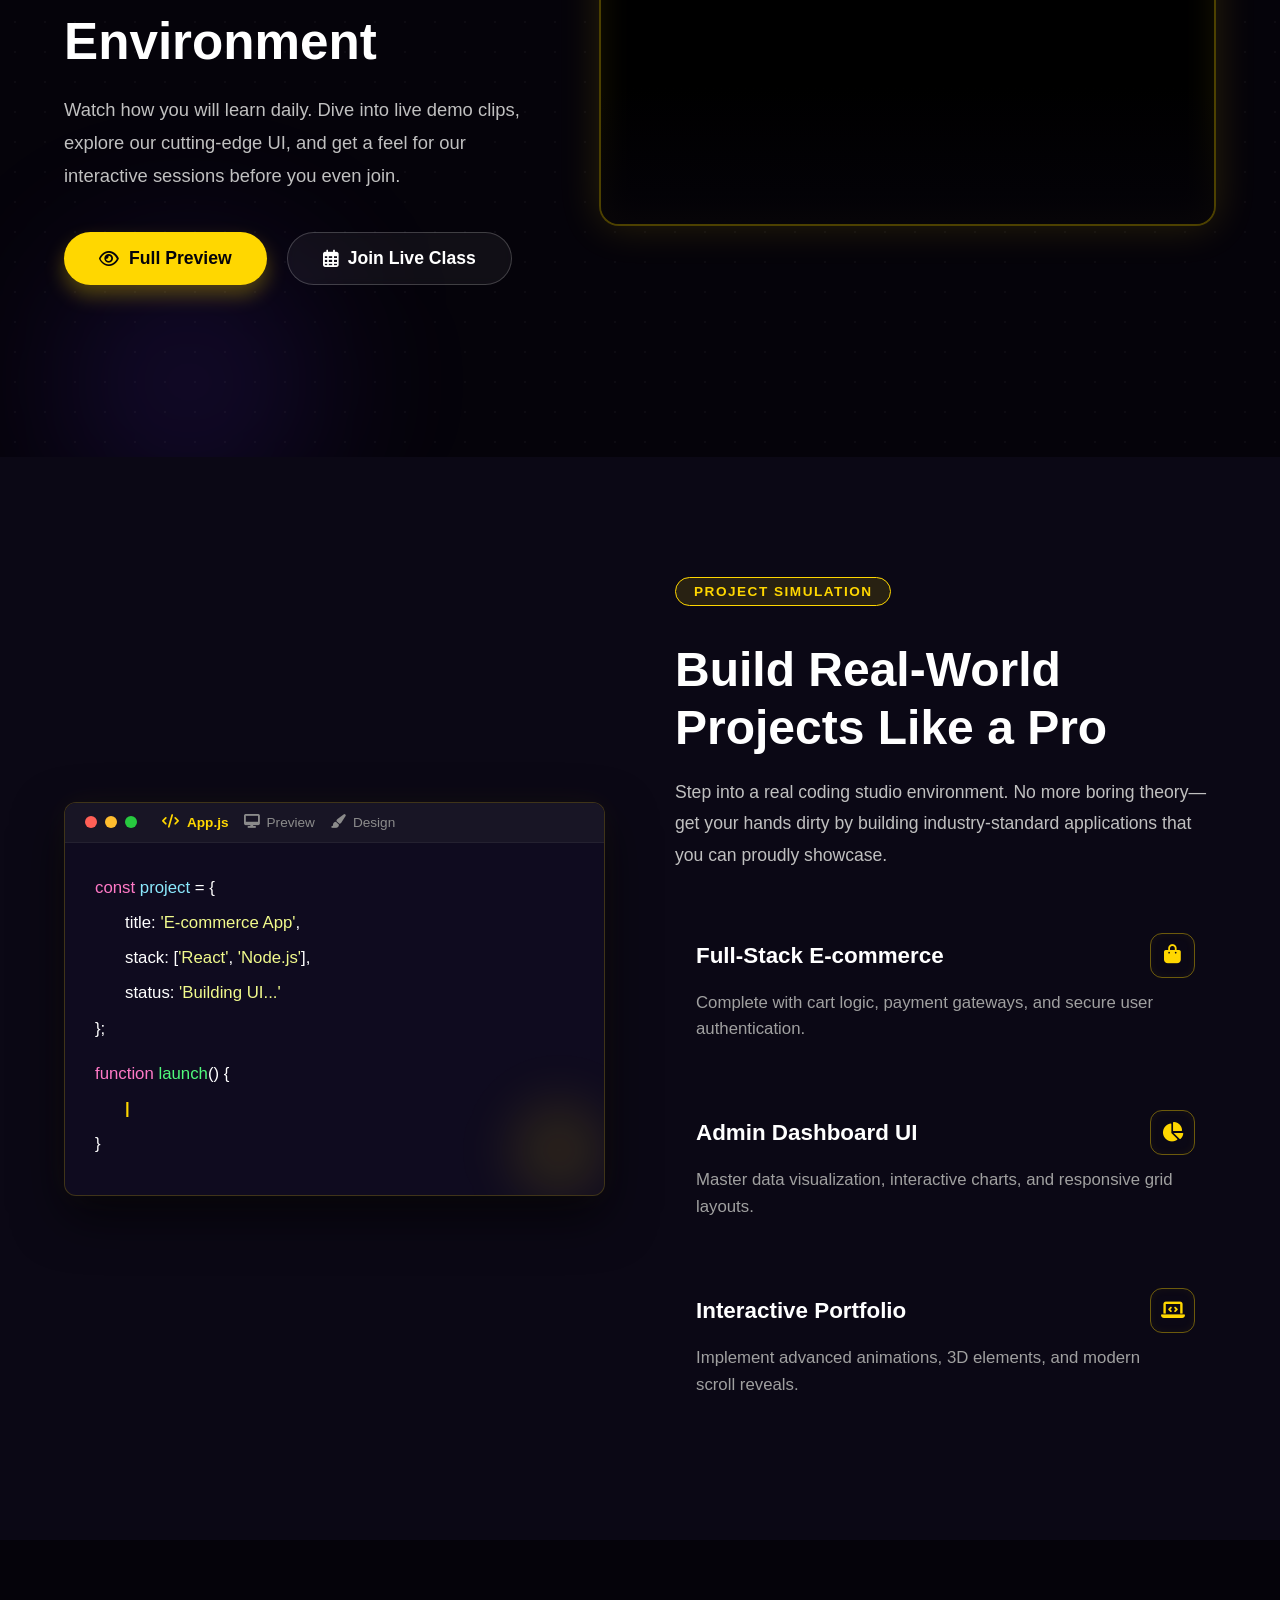
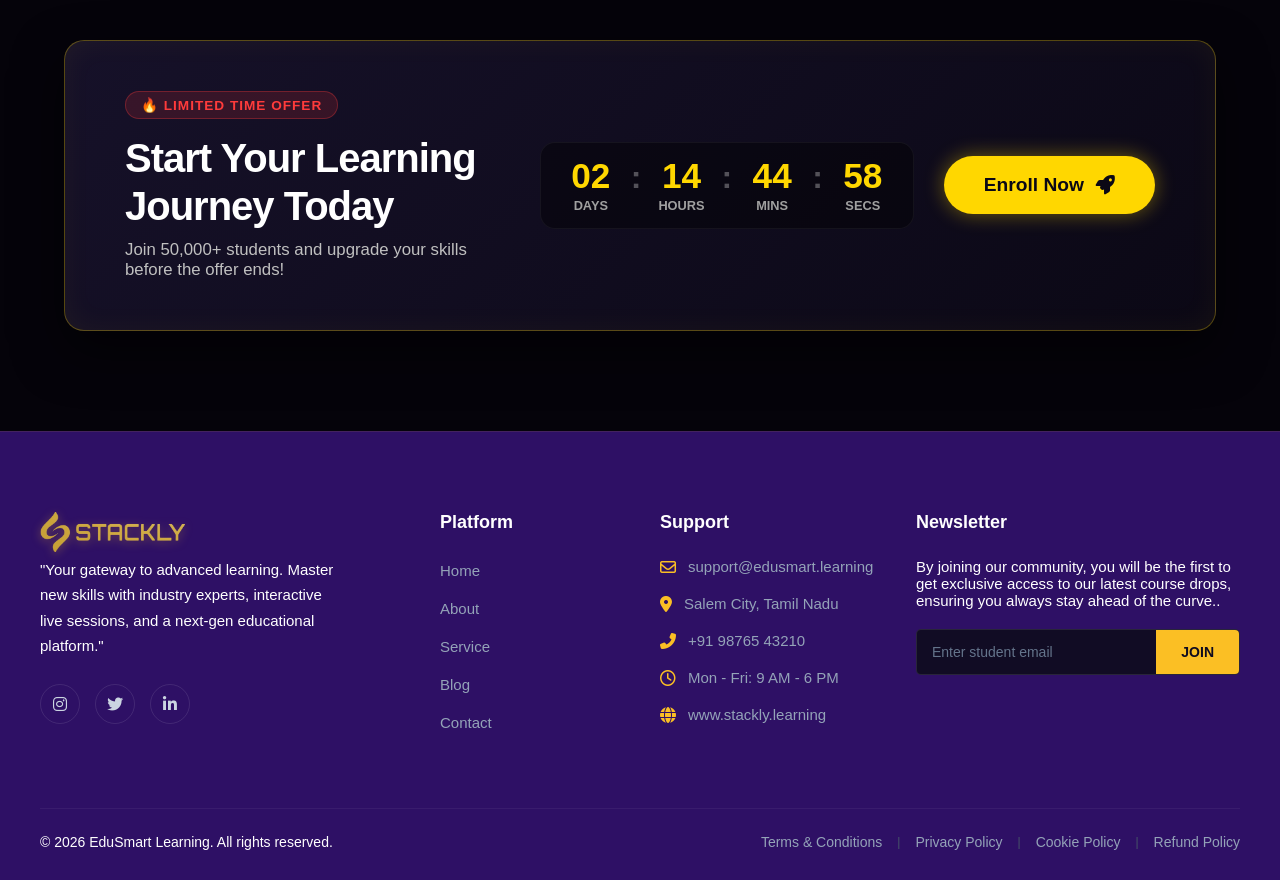
<file: course.html>
<!DOCTYPE html>
<html lang="en">

<head>
    <meta charset="UTF-8">
    <meta name="viewport" content="width=device-width, initial-scale=1.0">
    <meta property="og:title" content="Your Website Title Here">
    <meta property="og:description" content="Join our premium online learning platform and upgrade your skills today.">
    <meta property="og:image" content="https://yourwebsite.com/asset/preview-image.jpg">
    <meta property="og:url" content="https://yourwebsite.com">
    <meta property="og:type" content="website">
    <meta name="description"
        content="Join our premium online learning platform. Access interactive courses, live community zones, and expert tutors to upgrade your skills today.">
    <link rel="icon" type="image/png" href="./asset/logo_Favicon.webp">
    <title>Stackly - Course</title>

    <link rel="stylesheet" href="https://cdnjs.cloudflare.com/ajax/libs/font-awesome/6.4.0/css/all.min.css">

    <link href="https://unpkg.com/aos@2.3.4/dist/aos.css" rel="stylesheet">

    <link rel="stylesheet" href="common.css">
    <link rel="stylesheet" href="style.css">
    <link rel="stylesheet" href="course.css">
</head>

<body>

    <div id="preloader">
        <div class="loader-content">
            <i class="fas fa-graduation-cap loader-icon"></i>
            <h2>Stackly Education</h2>
            <div class="spinner"></div>
        </div>
    </div>

    <nav class="navbar">
        <div class="nav-container">

            <div class="nav-logo">
                <a href="index.html">
                    <img src="./asset/yellow_logo.webp" alt="logo" class="logo">
                </a>

            </div>

            <ul class="nav-menu">
                <li><a href="index.html" class="menu-link" data-page="Home"><i class="fas fa-home"></i> Home</a>
                </li>
                <li><a href="about.html" class="menu-link" data-page="About"><i class="fas fa-info-circle"></i>
                        About</a></li>
                <li><a href="course.html" class="menu-link active" data-page="Course"><i class="fas fa-laptop-code"></i>
                        Course</a></li>
                <li><a href="blog.html" class="menu-link" data-page="Blog"><i class="fas fa-newspaper"></i> Blog</a>
                </li>
                <li><a href="contact.html" class="menu-link" data-page="Contact"><i class="fas fa-envelope"></i>
                        Contact</a></li>
            </ul>

            <div class="nav-actions">
                <button class="btn-login" onclick="window.location.href='login.html'">Login</button>
                <button class="btn-get-started" onclick="window.location.href='createaccount.html'">Get Started</button>
            </div>

            <button class="hamburger" id="hamburger-btn" aria-label="Toggle Menu">
                <span class="bar"></span><span class="bar"></span><span class="bar"></span>
            </button>
        </div>

        <div class="mobile-dropdown" id="mobile-menu">
            <ul class="mobile-nav-links">
                <li><a href="index.html" class="mobile-link" data-page="Home"><i class="fas fa-home"></i>Home</a></li>
                <li><a href="about.html" class="mobile-link" data-page="About"><i class="fas fa-info-circle"></i>
                        About</a></li>
                <li><a href="course.html" class="mobile-link active" data-page="Course"><i
                            class="fas fa-laptop-code"></i> Course</a>
                </li>
                <li><a href="blog.html" class="mobile-link" data-page="Blog"><i class="fas fa-newspaper"></i> Blog</a>
                </li>
                <li><a href="contact.html" class="mobile-link" data-page="Contact"><i class="fas fa-envelope"></i>
                        Contact</a></li>
            </ul>
            <div class="mobile-btn-wrapper">
                <button class="btn-login mobile-login-btn" onclick="window.location.href='login.html'">Login</button>
                <button class="btn-get-started mobile-get-btn" onclick="window.location.href='createaccount.html'">Get
                    Started</button>
            </div>
        </div>
    </nav>

    <section class="course-hero-section">
        <div class="course-hero-overlay"></div>

        <div class="course-hero-content">

            <div class="breadcrumbs-box" data-aos="fade-down" data-aos-duration="1000">
                <a href="index.html">Home</a>
                <span class="separator">»</span>
                <span class="current-page">Courses</span>
            </div>

            <h1 class="course-hero-title" data-aos="zoom-in" data-aos-duration="1000" data-aos-delay="100">
                Master Skills with <br><span class="text-gold">Industry-Level Courses</span>
            </h1>

            <p class="course-hero-subtitle" data-aos="fade-up" data-aos-delay="200">
                Upgrade your career with expert-led tutorials, hands-on projects, and real-world applications.
                Whether you are a beginner or an advanced learner, we have the perfect path for your digital future.
            </p>

            <div class="course-search-wrapper" data-aos="fade-up" data-aos-delay="300">
                <input type="text" class="course-search-input"
                    placeholder="What do you want to learn? (e.g. React, Python)">
                <button class="course-search-btn" onclick="window.location.href='404page.html'"><i
                        class="fas fa-search"></i> Search</button>
            </div>

            <div class="hero-course-stats" data-aos="fade-up" data-aos-delay="400">
                <div class="stat-item"><i class="fas fa-video text-gold"></i> 50+ Premium Courses</div>
                <div class="stat-item"><i class="fas fa-users text-gold"></i> 10,000+ Students</div>
                <div class="stat-item"><i class="fas fa-certificate text-gold"></i> Certified Experts</div>
            </div>

        </div>
    </section>

    <section class="story-section">
        <div class="story-container">

            <div class="story-header" data-aos="fade-up" data-aos-duration="1000">
                <span class="section-badge badge-outline">EXPLORE COURSES</span>
                <h2 class="section-title">Choose Your <span class="text-gold">Learning Path</span></h2>
            </div>

            <div class="story-wrapper">
                <div class="story-center-line"></div>

                <div class="story-item right-side" data-aos="fade-up" data-aos-delay="100">
                    <div class="story-icon">
                        <i class="fas fa-laptop-code"></i>
                    </div>
                    <div class="story-content">
                        <h3 class="story-year">01</h3>
                        <h4 class="story-title">Web Development</h4>
                        <p>Master modern front-end technologies. Learn to build responsive, multi-page applications and
                            implement advanced UI animations for seamless digital experiences.</p>
                    </div>
                </div>

                <div class="story-item left-side" data-aos="fade-up" data-aos-delay="200">
                    <div class="story-icon">
                        <i class="fas fa-paint-brush"></i>
                    </div>
                    <div class="story-content">
                        <h3 class="story-year">02</h3>
                        <h4 class="story-title">UI/UX Design</h4>
                        <p>Craft beautiful, user-centered designs. Focus on intuitive layouts, wireframing, and creating
                            engaging digital interfaces that users love.</p>
                    </div>
                </div>

                <div class="story-item right-side" data-aos="fade-up" data-aos-delay="300">
                    <div class="story-icon">
                        <i class="fas fa-chart-pie"></i>
                    </div>
                    <div class="story-content">
                        <h3 class="story-year">03</h3>
                        <h4 class="story-title">Data Science</h4>
                        <p>Analyze complex datasets and extract meaningful insights. Master data visualization,
                            statistical modeling, and advanced analytical tools.</p>
                    </div>
                </div>

                <div class="story-item left-side" data-aos="fade-up" data-aos-delay="400">
                    <div class="story-icon">
                        <i class="fas fa-robot"></i>
                    </div>
                    <div class="story-content">
                        <h3 class="story-year">04</h3>
                        <h4 class="story-title">AI / ML</h4>
                        <p>Dive into the future of technology. Explore natural language processing, sentiment analysis,
                            and develop smart machine learning models using Python.</p>
                    </div>
                </div>

                <div class="story-item right-side" data-aos="fade-up" data-aos-delay="500">
                    <div class="story-icon">
                        <i class="fas fa-bullhorn"></i>
                    </div>
                    <div class="story-content">
                        <h3 class="story-year">05</h3>
                        <h4 class="story-title">Marketing</h4>
                        <p>Learn data-driven digital marketing strategies to grow brands, optimize conversion rates, and
                            reach wider global audiences.</p>
                    </div>
                </div>

            </div>
        </div>
    </section>


    <section class="spotlight-section">
        <div class="spotlight-container">

            <div class="spotlight-image-wrapper" data-aos="fade-right" data-aos-duration="1000">
                <div class="spotlight-img-inner">
                    <img src="./asset/sec6.webp" alt="React Course" class="spotlight-img" loading="lazy"
                        decoding="async">
                </div>

                <div class="spotlight-tag"><i class="fas fa-star"></i> Bestseller</div>

                <div class="image-glow"></div>
            </div>
            <div class="spotlight-content" data-aos="fade-left" data-aos-duration="1000" data-aos-delay="200">
                <span class="section-badge badge-outline">FEATURED COURSE</span>
                <h2 class="spotlight-title">Advanced React & <br><span class="text-gold">UI Animations</span>
                    Masterclass</h2>

                <p class="spotlight-desc">
                    Take your front-end development skills to the next level. Learn to build responsive, multi-page
                    applications, master state management, and create seamless digital experiences from scratch.
                </p>

                <div class="spotlight-meta">
                    <div class="meta-item">
                        <i class="fas fa-clock text-gold"></i>
                        <span>12 Weeks</span>
                    </div>
                    <div class="meta-item">
                        <i class="fas fa-signal text-gold"></i>
                        <span>Advanced Level</span>
                    </div>
                    <div class="meta-item">
                        <i class="fas fa-certificate text-gold"></i>
                        <span>Certified</span>
                    </div>
                </div>

                <a href="404page.html" class="spotlight-btn">
                    Enroll Now <i class="fas fa-arrow-right"></i>
                </a>
            </div>

        </div>
    </section>


    <section class="learning-path-section">
        <div class="path-header" data-aos="fade-up" data-aos-duration="1000">
            <span class="section-badge badge-outline">YOUR JOURNEY</span>
            <h2 class="section-title">Step-by-Step <span class="text-gold">Learning Path</span></h2>
            <p class="path-subtitle">Follow our structured roadmap from basics to becoming a certified professional.</p>
        </div>

        <div class="path-diagram-container">
            <div class="diagram-line"></div>

            <div class="diagram-step step-up" data-aos="fade-up" data-aos-delay="100">
                <div class="step-circle">01</div>
                <div class="step-box">
                    <i class="fas fa-layer-group step-icon"></i>
                    <h4 class="step-title">Basics</h4>
                    <p>Master the fundamentals. Learn core logic, syntax, and basic architecture.</p>
                </div>
            </div>

            <div class="diagram-step step-down" data-aos="fade-down" data-aos-delay="200">
                <div class="step-circle">02</div>
                <div class="step-box">
                    <i class="fas fa-code-branch step-icon"></i>
                    <h4 class="step-title">Intermediate</h4>
                    <p>Dive into advanced concepts, state management, and modern component structures.</p>
                </div>
            </div>

            <div class="diagram-step step-up" data-aos="fade-up" data-aos-delay="300">
                <div class="step-circle">03</div>
                <div class="step-box">
                    <i class="fas fa-laptop-code step-icon"></i>
                    <h4 class="step-title">Projects</h4>
                    <p>Build responsive, real-world applications and implement complex API integrations.</p>
                </div>
            </div>

            <div class="diagram-step step-down" data-aos="fade-down" data-aos-delay="400">
                <div class="step-circle">04</div>
                <div class="step-box">
                    <i class="fas fa-award step-icon"></i>
                    <h4 class="step-title">Certification</h4>
                    <p>Complete assessments and earn a recognized certificate to kickstart your career.</p>
                </div>
            </div>

        </div>
    </section>


    <section class="live-experience-section">

        <div class="glow-orb orb-1"></div>
        <div class="glow-orb orb-2"></div>
        <div class="parallax-overlay"></div>

        <div class="live-container">

            <div class="live-text-content" data-aos="fade-right" data-aos-duration="1200">
                <span class="section-badge badge-outline">LIVE PREVIEW</span>

                <h2 class="live-title">Experience <span class="text-gold">Real Classroom</span> Environment</h2>

                <p class="live-desc">
                    Watch how you will learn daily. Dive into live demo clips, explore our cutting-edge UI, and get a
                    feel for our interactive sessions before you even join.
                </p>

                <div class="live-ctas">
                    <a href="404page.html" class="live-btn-primary">
                        <i class="far fa-eye"></i> Full Preview
                    </a>
                    <a href="404page.html" class="live-btn-secondary">
                        <i class="far fa-calendar-alt"></i> Join Live Class
                    </a>
                </div>
            </div>

            <div class="live-video-wrapper" data-aos="zoom-in-left" data-aos-duration="1200" data-aos-delay="200">
                <div class="video-neon-border">

                    <video autoplay loop muted playsinline class="live-video-player">
                        <source src="./asset/video1.mp4" type="video/mp4">
                        Your browser does not support the video tag.
                    </video>

                    <div class="video-overlay-gradient"></div>

                    <div class="live-status-tag">
                        <span class="live-dot"></span> LIVE CLASS UI
                    </div>

                </div>
            </div>

        </div>
    </section>


    <section class="simulation-section">
        <div class="simulation-container">

            <div class="simulation-workspace" data-aos="fade-right" data-aos-duration="1200">

                <div class="workspace-window">
                    <div class="window-header">
                        <div class="window-dots">
                            <span class="dot red"></span>
                            <span class="dot yellow"></span>
                            <span class="dot green"></span>
                        </div>
                        <div class="window-tabs">
                            <div class="tab active"><i class="fas fa-code"></i> App.js</div>
                            <div class="tab"><i class="fas fa-desktop"></i> Preview</div>
                            <div class="tab"><i class="fas fa-paint-brush"></i> Design</div>
                        </div>
                    </div>

                    <div class="window-body">
                        <div class="code-editor">
                            <div class="code-line"><span class="c-purple">const</span> <span
                                    class="c-blue">project</span> = {</div>
                            <div class="code-line indent">title: <span class="c-yellow">'E-commerce App'</span>,</div>
                            <div class="code-line indent">stack: [<span class="c-yellow">'React'</span>, <span
                                    class="c-yellow">'Node.js'</span>],</div>
                            <div class="code-line indent">status: <span class="c-yellow">'Building UI...'</span></div>
                            <div class="code-line">};</div>
                            <div class="code-line mt-2"><span class="c-purple">function</span> <span
                                    class="c-green">launch</span>() {</div>

                            <div class="code-line indent typing-wrapper">
                                <span class="typing-text">project.<span class="c-blue">deploy</span>();</span><span
                                    class="cursor">|</span>
                            </div>
                            <div class="code-line">}</div>
                        </div>

                        <div class="workspace-glow"></div>
                    </div>
                </div>

            </div>

            <div class="simulation-content">
                <span class="section-badge badge-outline" data-aos="fade-left">PROJECT SIMULATION</span>

                <h2 class="simulation-title" data-aos="fade-left" data-aos-delay="100">
                    Build <span class="text-gold">Real-World</span> Projects Like a Pro
                </h2>

                <p class="simulation-desc" data-aos="fade-left" data-aos-delay="200">
                    Step into a real coding studio environment. No more boring theory—get your hands dirty by building
                    industry-standard applications that you can proudly showcase.
                </p>

                <div class="lab-project-list">

                    <div class="lab-project-item" data-aos="fade-up" data-aos-delay="300">
                        <div class="lab-project-header">
                            <h4>Full-Stack E-commerce</h4>
                            <div class="lab-project-icon"><i class="fas fa-shopping-bag"></i></div>
                        </div>
                        <p>Complete with cart logic, payment gateways, and secure user authentication.</p>
                    </div>

                    <div class="lab-project-item" data-aos="fade-up" data-aos-delay="400">
                        <div class="lab-project-header">
                            <h4>Admin Dashboard UI</h4>
                            <div class="lab-project-icon"><i class="fas fa-chart-pie"></i></div>
                        </div>
                        <p>Master data visualization, interactive charts, and responsive grid layouts.</p>
                    </div>

                    <div class="lab-project-item" data-aos="fade-up" data-aos-delay="500">
                        <div class="lab-project-header">
                            <h4>Interactive Portfolio</h4>
                            <div class="lab-project-icon"><i class="fas fa-laptop-code"></i></div>
                        </div>
                        <p>Implement advanced animations, 3D elements, and modern scroll reveals.</p>
                    </div>

                </div>
            </div>

        </div>
    </section>

    <section class="cta-strip-section">
        <div class="cta-strip-container" data-aos="zoom-in" data-aos-duration="1000">

            <div class="cta-sweep-glow"></div>

            <div class="cta-content">
                <span class="cta-badge">🔥 LIMITED TIME OFFER</span>
                <h2 class="cta-title">Start Your <span class="text-gold">Learning Journey</span> Today</h2>
                <p class="cta-subtitle">Join 50,000+ students and upgrade your skills before the offer ends!</p>
            </div>

            <div class="cta-timer">
                <div class="time-box">
                    <span class="time-num" id="days">02</span>
                    <span class="time-label">Days</span>
                </div>
                <span class="time-colon">:</span>
                <div class="time-box">
                    <span class="time-num" id="hours">14</span>
                    <span class="time-label">Hours</span>
                </div>
                <span class="time-colon">:</span>
                <div class="time-box">
                    <span class="time-num" id="mins">45</span>
                    <span class="time-label">Mins</span>
                </div>
                <span class="time-colon">:</span>
                <div class="time-box">
                    <span class="time-num" id="secs">30</span>
                    <span class="time-label">Secs</span>
                </div>
            </div>

            <div class="cta-action">
                <a href="404page.html" class="cta-enroll-btn">
                    Enroll Now <i class="fas fa-rocket"></i>
                </a>
            </div>

        </div>
    </section>

    <footer class="footer-section">
        <div class="footer-container">

            <div class="footer-grid">

                <div class="footer-col brand-col" data-aos="fade-up" data-aos-delay="300">
                    <div class="nav-logo">
                        <a href="index.html">
                            <img src="./asset/yellow_logo.webp" alt="logo" class="logo">
                        </a>
                    </div>
                    <p>"Your gateway to advanced learning. Master new skills with industry experts, interactive live
                        sessions, and a next-gen educational platform."</p>
                    <div class="footer-social">
                        <a href="404page.html"><i class="fab fa-instagram"></i></a>
                        <a href="404page.html"><i class="fab fa-twitter"></i></a>
                        <a href="404page.html"><i class="fab fa-linkedin-in"></i></a>
                    </div>
                </div>

                <div class="footer-col links-col" data-aos="fade-up" data-aos-delay="400">
                    <h3>Platform</h3>
                    <ul>
                        <li><a href="index.html">Home</a></li>
                        <li><a href="404page.html">About</a></li>
                        <li><a href="404page.html">Service</a></li>
                        <li><a href="404page.html">Blog</a></li>
                        <li><a href="404page.html">Contact</a></li>
                    </ul>
                </div>

                <div class="footer-col support-col" data-aos="fade-up" data-aos-delay="600">
                    <h3>Support</h3>
                    <ul>
                        <li class="support-item"><i class="far fa-envelope"></i> support@edusmart.learning</li>
                        <li class="support-item"><i class="fas fa-map-marker-alt"></i> Salem City, Tamil Nadu</li>
                        <li class="support-item"><i class="fas fa-phone-alt"></i> +91 98765 43210</li>
                        <li class="support-item"><i class="far fa-clock"></i> Mon - Fri: 9 AM - 6 PM</li>
                        <li class="support-item"><i class="fas fa-globe"></i> www.stackly.learning</li>
                    </ul>
                </div>


                <div class="footer-col newsletter-col" data-aos="fade-up" data-aos-delay="800">
                    <h3>Newsletter</h3>
                    <p>By joining our community, you will be the first to get exclusive access to our latest course
                        drops, ensuring you always stay ahead of the curve..</p>
                    <form class="newsletter-form" id="newsletter-form" novalidate>
                        <div class="newsletter-input-wrap">
                            <input type="email" id="newsletter-email" placeholder="Enter student email">
                            <button type="submit">JOIN</button>
                        </div>
                        <span id="email-msg" class="form-msg"></span>
                    </form>

                </div>

            </div>

            <div class="footer-bottom">
                <p>&copy; 2026 EduSmart Learning. All rights reserved.</p>
                <div class="footer-legal">
                    <a href="404page.html">Terms & Conditions</a>
                    <span class="separator">|</span>
                    <a href="404page.html">Privacy Policy</a>
                    <span class="separator">|</span>
                    <a href="404page.html">Cookie Policy</a>
                    <span class="separator">|</span>
                    <a href="404page.html">Refund Policy</a>
                </div>
            </div>

        </div>
    </footer>
    <script src="https://unpkg.com/aos@2.3.4/dist/aos.js"></script>

    <script src="script.js"></script>
    <script>
        let countDownDate = new Date().getTime() + (2 * 24 * 60 * 60 * 1000) + (14 * 60 * 60 * 1000) + (45 * 60 * 1000);

        let x = setInterval(function () {
            let now = new Date().getTime();
            let distance = countDownDate - now;

            let days = Math.floor(distance / (1000 * 60 * 60 * 24));
            let hours = Math.floor((distance % (1000 * 60 * 60 * 24)) / (1000 * 60 * 60));
            let minutes = Math.floor((distance % (1000 * 60 * 60)) / (1000 * 60));
            let seconds = Math.floor((distance % (1000 * 60)) / 1000);

            document.getElementById("days").innerHTML = days < 10 ? "0" + days : days;
            document.getElementById("hours").innerHTML = hours < 10 ? "0" + hours : hours;
            document.getElementById("mins").innerHTML = minutes < 10 ? "0" + minutes : minutes;
            document.getElementById("secs").innerHTML = seconds < 10 ? "0" + seconds : seconds;

            if (distance < 0) {
                clearInterval(x);
                document.getElementById("days").innerHTML = "00";
                document.getElementById("hours").innerHTML = "00";
                document.getElementById("mins").innerHTML = "00";
                document.getElementById("secs").innerHTML = "00";
            }
        }, 1000);
    </script>
    <script>
        document.addEventListener("DOMContentLoaded", function () {
            const searchInput = document.querySelector(".course-search-input");
            const searchBtn = document.querySelector(".course-search-btn");
            const searchWrapper = document.querySelector(".course-search-wrapper");

            searchBtn.removeAttribute("onclick");

            const errorMsg = document.createElement("div");
            errorMsg.innerText = "Please enter a course name to search.";
            errorMsg.style.color = "#ff4d4d";
            errorMsg.style.fontSize = "14px";
            errorMsg.style.marginTop = "12px";
            errorMsg.style.display = "none";
            errorMsg.style.textAlign = "center";
            errorMsg.style.width = "100%";
            errorMsg.style.fontWeight = "600";

            searchWrapper.insertAdjacentElement("afterend", errorMsg);

            searchBtn.addEventListener("click", function (e) {
                e.preventDefault();

                if (searchInput.value.trim() === "") {

                    errorMsg.style.display = "block";
                    searchWrapper.style.borderColor = "#ff4d4d";
                    searchWrapper.style.borderWidth = "2px";
                } else {

                    errorMsg.style.display = "none";
                    searchWrapper.style.borderColor = "rgba(255, 215, 0, 0.3)";
                    searchWrapper.style.borderWidth = "1px";
                    window.location.href = "404page.html";
                }
            });

            searchInput.addEventListener("input", function () {
                if (searchInput.value.trim() !== "") {
                    errorMsg.style.display = "none";
                    searchWrapper.style.borderColor = "rgba(255, 215, 0, 0.3)";
                    searchWrapper.style.borderWidth = "1px";
                }
            });
        });
    </script>

</body>

</html>
</file>
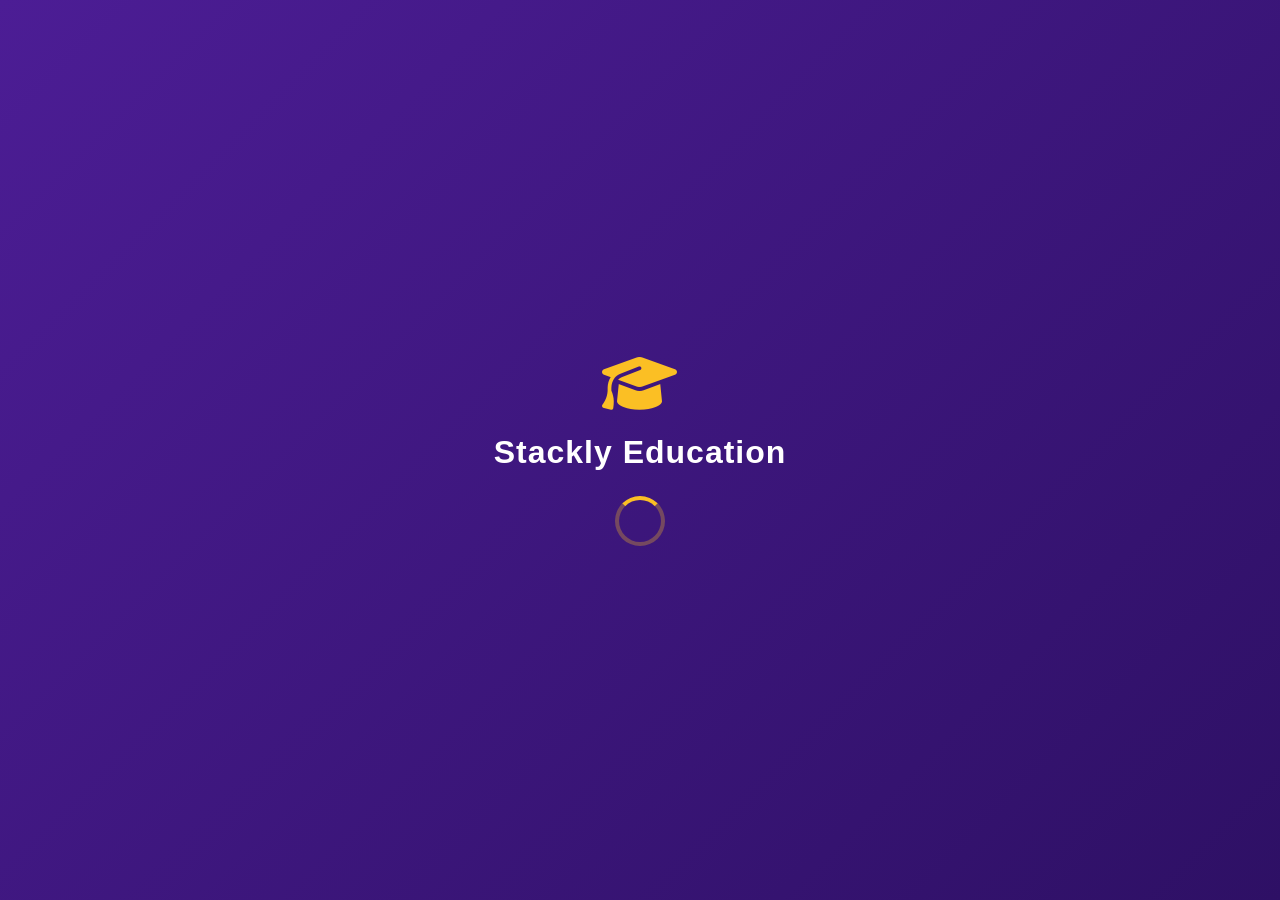
<file: createaccount.html>
<!DOCTYPE html>
<html lang="en">

<head>
    <meta charset="UTF-8">
    <meta name="viewport" content="width=device-width, initial-scale=1.0">
    <meta property="og:title" content="Your Website Title Here">
    <meta property="og:description" content="Join our premium online learning platform and upgrade your skills today.">
    <meta property="og:image" content="https://yourwebsite.com/asset/preview-image.jpg">
    <meta property="og:url" content="https://yourwebsite.com">
    <meta property="og:type" content="website">
    <meta name="description"
        content="Join our premium online learning platform. Access interactive courses, live community zones, and expert tutors to upgrade your skills today.">
    <link rel="stylesheet" href="https://cdnjs.cloudflare.com/ajax/libs/font-awesome/6.4.0/css/all.min.css">
    <link rel="stylesheet" href="https://cdnjs.cloudflare.com/ajax/libs/font-awesome/6.5.1/css/all.min.css" />
    <link rel="icon" type="image/png" href="./asset/logo_Favicon.webp">
    <title>Create Account - Stackly</title>
    <link rel="stylesheet" href="common.css">
    <style>
        * {
            margin: 0;
            padding: 0;
            box-sizing: border-box;
            font-family: 'Segoe UI', sans-serif;
        }

        body {
            background: linear-gradient(135deg, #4C1D95 0%, #2E1065 100%);
            min-height: 100vh;
            display: flex;
            justify-content: center;
            align-items: center;
            padding: 20px;
        }

        .login-container {
            display: flex;
            width: 100%;
            max-width: 1000px;
            background: #ffffff;
            border-radius: 20px;
            box-shadow: 0 20px 40px rgba(0, 0, 0, 0.4);
            overflow: hidden;
        }

        .left-panel {
            flex: 1;
            padding: 40px;
            display: flex;
            flex-direction: column;
            overflow-y: auto;
            /* max-height: 90vh; */
        }

        .back-home {
            display: inline-flex;
            align-items: center;
            gap: 6px;
            color: rgb(46 16 101 / 89%);
            text-decoration: none;
            font-weight: 600;
            font-size: 14px;
            margin-bottom: 15px;
            transition: 0.3s;
            width: fit-content;
        }

        .back-home:hover {
            color: #FBBF24;
        }

        .back-home svg {
            width: 16px;
            height: 16px;
        }

        .logo {
            display: flex;
            align-items: center;
            gap: 10px;
            margin-bottom: 15px;
            color: #4C1D95;
        }

        .logo svg {
            width: 32px;
            height: 32px;
            color: #FBBF24;
        }

        .logo span {
            font-size: 24px;
            font-weight: bold;
        }

        h2 {
            color: #2E1065;
            margin-bottom: 5px;
            font-size: 26px;
        }

        p {
            color: #64748b;
            margin-bottom: 20px;
            font-size: 14px;
        }

        .role-selector {
            display: grid;
            grid-template-columns: 1fr 1fr;
            gap: 15px;
            margin-bottom: 20px;
        }

        .role-card {
            border: 2px solid #e2e8f0;
            border-radius: 12px;
            padding: 10px;
            cursor: pointer;
            text-align: center;
            transition: 0.3s;
        }

        .role-card h3 {
            margin-top: 5px;
            color: #0F172A;
            font-size: 15px;
        }

        .role-card.active {
            border-color: #FBBF24;
            background: rgba(251, 191, 36, 0.1);
        }

        .input-group {
            margin-bottom: 15px;
            position: relative;
        }

        label {
            display: block;
            margin-bottom: 5px;
            font-weight: 600;
            color: #2E1065;
            font-size: 13px;
        }

        input {
            width: 100%;
            padding: 12px 15px;
            border: 1.5px solid #cbd5e1;
            border-radius: 8px;
            outline: none;
            font-size: 14px;
            transition: 0.3s;
            color: #0F172A;
        }

        input:focus {
            border-color: #FBBF24;
            box-shadow: 0 0 0 3px rgba(251, 191, 36, 0.2);
        }

        input[type="password"]::-ms-reveal,
        input[type="password"]::-ms-clear {
            display: none;
        }

        .field-error {
            color: #ef4444;
            font-size: 12px;
            font-weight: 600;
            margin-top: 5px;
            display: none;
        }

        .input-error input {
            border-color: #ef4444;
        }

        .pwd-wrapper {
            position: relative;
        }

        .eye-btn {
            position: absolute;
            right: 12px;
            top: 50%;
            transform: translateY(-50%);
            background: none;
            border: none;
            cursor: pointer;
            color: #64748b;
            display: flex;
            align-items: center;
        }

        .eye-btn:hover {
            color: #4C1D95;
        }

        .eye-btn svg {
            width: 18px;
            height: 18px;
        }

        .btn-submit {
            width: 100%;
            padding: 12px;
            background: #FBBF24;
            color: #2E1065;
            border: none;
            border-radius: 8px;
            font-size: 15px;
            font-weight: bold;
            cursor: pointer;
            transition: 0.3s;
            margin-top: 10px;
        }

        .btn-submit:hover {
            transform: translateY(-2px);
            box-shadow: 0 4px 12px rgba(251, 191, 36, 0.4);
            background: #F59E0B;
        }

        .social-login {
            text-align: center;
            margin-top: 20px;
        }

        .social-login p {
            color: #64748b;
            font-size: 13px;
            margin-bottom: 10px;
            position: relative;
        }

        .social-login p::before,
        .social-login p::after {
            content: "";
            position: absolute;
            top: 50%;
            width: 30%;
            height: 1px;
            background: #e2e8f0;
        }

        .social-login p::before {
            left: 0;
        }

        .social-login p::after {
            right: 0;
        }

        .social-icons {
            display: flex;
            justify-content: center;
            gap: 15px;
        }

        .social-btn {
            width: 40px;
            height: 40px;
            border-radius: 50%;
            border: 1px solid #cbd5e1;
            background: white;
            display: flex;
            justify-content: center;
            align-items: center;
            cursor: pointer;
            transition: 0.3s;
            color: #4C1D95;
        }

        .social-btn:hover {
            background: #f8fafc;
            border-color: #FBBF24;
            color: #FBBF24;
            transform: translateY(-2px);
        }

        .social-btn svg {
            width: 18px;
            height: 18px;
            fill: currentColor;
        }

        .links {
            text-align: center;
            margin-top: 20px;
            font-size: 14px;
        }

        .links a {
            color: #4C1D95;
            text-decoration: none;
            font-weight: bold;
            transition: 0.3s;
        }

        .links a:hover {
            color: #FBBF24;
        }

        .right-panel {
            flex: 1.2;
            position: relative;
            background: #000;
        }

        #preloader {
            position: fixed;
            top: 0;
            left: 0;
            width: 100%;
            height: 100%;
            background: linear-gradient(135deg, #4C1D95 0%, #2E1065 100%);
            z-index: 99999;
            display: flex;
            justify-content: center;
            align-items: center;
            transition: opacity 0.8s ease, visibility 0.8s ease;
        }

        .loader-content {
            text-align: center;
        }

        .loader-icon {
            font-size: 60px;
            margin-bottom: 20px;
            color: #FBBF24;
            animation: pulse 1.5s infinite;
        }

        .loader-text {
            font-size: 32px;
            font-weight: 800;
            color: white;
            margin-bottom: 25px;
            letter-spacing: 1px;
        }

        .spinner {
            width: 50px;
            height: 50px;
            border: 4px solid rgba(251, 191, 36, 0.3);
            border-top-color: #FBBF24;
            border-radius: 50%;
            margin: 0 auto;
            animation: spin 1s linear infinite;
        }

        @keyframes spin {
            100% {
                transform: rotate(360deg);
            }
        }

        @keyframes pulse {
            0% {
                transform: scale(1);
            }

            50% {
                transform: scale(1.1);
            }

            100% {
                transform: scale(1);
            }
        }

        .slide {
            position: absolute;
            top: 0;
            left: 0;
            width: 100%;
            height: 100%;
            object-fit: cover;
            opacity: 0;
            transition: opacity 1s ease-in-out;
        }

        .slide.active {
            opacity: 1;
        }

        .image-overlay {
            position: absolute;
            top: 0;
            left: 0;
            width: 100%;
            height: 100%;
            background: linear-gradient(135deg, rgba(46, 16, 101, 0.7), rgba(251, 191, 36, 0.3));
            z-index: 10;
        }

        @media(max-width: 850px) {
            .login-container {
                flex-direction: column;
                max-width: 450px;
            }

            .right-panel {
                display: block;
                min-height: 200px;
            }

            .left-panel {
                padding: 30px 25px;
                max-height: none;
            }
        }
    </style>
</head>

<body>
    <div id="preloader">
        <div class="loader-content">
            <i class="fas fa-graduation-cap loader-icon"></i>
            <h2 class="loader-text">Stackly Education</h2>
            <div class="spinner"></div>
        </div>
    </div>

    <div class="login-container">

        <div class="left-panel">

            <a href="index.html" class="back-home">
                <svg viewBox="0 0 24 24" fill="none" stroke="currentColor" stroke-width="2" stroke-linecap="round"
                    stroke-linejoin="round">
                    <line x1="19" y1="12" x2="5" y2="12"></line>
                    <polyline points="12 19 5 12 12 5"></polyline>
                </svg>
                Back to Home
            </a>

            <div class="nav-logo">
                <a href="index.html">
                    <img src="./asset/yellow_logo.webp" alt="logo" class="logo"></a>
            </div>

            <h2>Create Account</h2>
            <p>Join EduSmart today!</p>

            <div class="role-selector">
                <div class="role-card active" id="reg-student">
                    <div style="font-size: 24px;">👨‍🎓</div>
                    <h3>Student</h3>
                </div>
                <div class="role-card" id="reg-teacher">
                    <div style="font-size: 24px;">👨‍🏫</div>
                    <h3>Teacher</h3>
                </div>
            </div>

            <form id="registerForm">

                <div class="input-group" id="nameGroup">
                    <label>Full Name</label>
                    <input type="text" id="fullname" placeholder="Enter your full name">
                    <div class="field-error" id="nameError">Full Name is required</div>
                </div>

                <div class="input-group" id="emailGroup">
                    <label>Email Address</label>
                    <input type="email" id="regEmail" placeholder="Enter email">
                    <div class="field-error" id="emailError">Email is required</div>
                </div>

                <div class="input-group" id="pwdGroup">
                    <label>Password</label>
                    <div class="pwd-wrapper">
                        <input type="password" id="regPwd" placeholder="Create password (min 6 chars)">
                        <button type="button" class="eye-btn" id="toggleEye1">
                            <svg class="eyeIcon1" xmlns="http://www.w3.org/2000/svg" viewBox="0 0 24 24" fill="none"
                                stroke="currentColor" stroke-width="2" stroke-linecap="round" stroke-linejoin="round">
                                <path
                                    d="M17.94 17.94A10.07 10.07 0 0 1 12 20c-7 0-11-8-11-8a18.45 18.45 0 0 1 5.06-5.94M9.9 4.24A9.12 9.12 0 0 1 12 4c7 0 11 8 11 8a18.5 18.5 0 0 1-2.16 3.19m-6.72-1.07a3 3 0 1 1-4.24-4.24M1 1l22 22">
                                </path>
                            </svg>
                        </button>
                    </div>
                    <div class="field-error" id="pwdError">Password is required</div>
                </div>

                <div class="input-group" id="cpwdGroup">
                    <label>Confirm Password</label>
                    <div class="pwd-wrapper">
                        <input type="password" id="confirmPwd" placeholder="Confirm password">
                        <button type="button" class="eye-btn" id="toggleEye2">
                            <svg class="eyeIcon2" xmlns="http://www.w3.org/2000/svg" viewBox="0 0 24 24" fill="none"
                                stroke="currentColor" stroke-width="2" stroke-linecap="round" stroke-linejoin="round">
                                <path
                                    d="M17.94 17.94A10.07 10.07 0 0 1 12 20c-7 0-11-8-11-8a18.45 18.45 0 0 1 5.06-5.94M9.9 4.24A9.12 9.12 0 0 1 12 4c7 0 11 8 11 8a18.5 18.5 0 0 1-2.16 3.19m-6.72-1.07a3 3 0 1 1-4.24-4.24M1 1l22 22">
                                </path>
                            </svg>
                        </button>
                    </div>
                    <div class="field-error" id="cpwdError">Please confirm your password</div>
                </div>

                <button type="submit" class="btn-submit" id="submitBtn">Create Account</button>
            </form>

            <div class="social-login">
                <p>or sign up with</p>
                <div class="social-icons">

                    <button class="social-btn" onclick="window.location.href='404page.html'">
                        <i class="fa-brands fa-google"></i>
                    </button>


                    <button class="social-btn" onclick="window.location.href='404page.html'">
                        <i class="fa-brands fa-instagram"></i>
                    </button>


                    <button class="social-btn" onclick="window.location.href='404page.html'">
                        <i class="fa-brands fa-x-twitter"></i>
                    </button>
                </div>
            </div>

            <div class="links">
                <p>Already have an account? <a href="login.html">Login here</a></p>
            </div>
        </div>

        <div class="right-panel">
            <img src="./asset/d5.webp" alt="Teacher" class="slide active">
            <img src="./asset/d7.webp" alt="Teacher" class="slide">
            <img src="./asset/d8.webp" alt="Teacher" class="slide">
            <div class="image-overlay"></div>
        </div>

    </div>

    <script>
        let currentRole = 'student';
        const studentCard = document.getElementById('reg-student');
        const teacherCard = document.getElementById('reg-teacher');

        studentCard.addEventListener('click', () => {
            currentRole = 'student';
            studentCard.classList.add('active');
            teacherCard.classList.remove('active');
        });

        teacherCard.addEventListener('click', () => {
            currentRole = 'teacher';
            teacherCard.classList.add('active');
            studentCard.classList.remove('active');
        });

        const eyeOpenSVG = `<path d="M1 12s4-8 11-8 11 8 11 8-4 8-11 8-11-8-11-8z"></path><circle cx="12" cy="12" r="3"></circle>`;
        const eyeClosedSVG = `<path d="M17.94 17.94A10.07 10.07 0 0 1 12 20c-7 0-11-8-11-8a18.45 18.45 0 0 1 5.06-5.94M9.9 4.24A9.12 9.12 0 0 1 12 4c7 0 11 8 11 8a18.5 18.5 0 0 1-2.16 3.19m-6.72-1.07a3 3 0 1 1-4.24-4.24M1 1l22 22"></path>`;

        const toggleEye1 = document.getElementById('toggleEye1');
        const pwdInput1 = document.getElementById('regPwd');
        const eyeIcon1 = document.querySelector('.eyeIcon1');

        toggleEye1.addEventListener('click', () => {
            if (pwdInput1.type === 'password') {
                pwdInput1.type = 'text';
                eyeIcon1.innerHTML = eyeOpenSVG;
            } else {
                pwdInput1.type = 'password';
                eyeIcon1.innerHTML = eyeClosedSVG;
            }
        });

        const toggleEye2 = document.getElementById('toggleEye2');
        const pwdInput2 = document.getElementById('confirmPwd');
        const eyeIcon2 = document.querySelector('.eyeIcon2');

        toggleEye2.addEventListener('click', () => {
            if (pwdInput2.type === 'password') {
                pwdInput2.type = 'text';
                eyeIcon2.innerHTML = eyeOpenSVG;
            } else {
                pwdInput2.type = 'password';
                eyeIcon2.innerHTML = eyeClosedSVG;
            }
        });

        document.getElementById('registerForm').addEventListener('submit', (e) => {
            e.preventDefault();

            const nameInput = document.getElementById('fullname');
            const emailInput = document.getElementById('regEmail');
            const pwdInput = document.getElementById('regPwd');
            const cpwdInput = document.getElementById('confirmPwd');

            const nameGroup = document.getElementById('nameGroup');
            const emailGroup = document.getElementById('emailGroup');
            const pwdGroup = document.getElementById('pwdGroup');
            const cpwdGroup = document.getElementById('cpwdGroup');

            const nameError = document.getElementById('nameError');
            const emailError = document.getElementById('emailError');
            const pwdError = document.getElementById('pwdError');
            const cpwdError = document.getElementById('cpwdError');

            const nameVal = nameInput.value.trim();
            const emailVal = emailInput.value.trim();
            const pwdVal = pwdInput.value;
            const cpwdVal = cpwdInput.value;

            let isValid = true;

            if (nameVal === '') {
                nameGroup.classList.add('input-error');
                nameError.innerText = 'Full Name is required';
                nameError.style.display = 'block';
                isValid = false;
            }

            if (emailVal === '') {
                emailGroup.classList.add('input-error');
                emailError.innerText = 'Email is required';
                emailError.style.display = 'block';
                isValid = false;
            }

            if (pwdVal === '') {
                pwdGroup.classList.add('input-error');
                pwdError.innerText = 'Password is required';
                pwdError.style.display = 'block';
                isValid = false;
            } else if (pwdVal.length < 6) {
                pwdGroup.classList.add('input-error');
                pwdError.innerText = 'Password must be at least 6 characters';
                pwdError.style.display = 'block';
                isValid = false;
            }

            if (cpwdVal === '') {
                cpwdGroup.classList.add('input-error');
                cpwdError.innerText = 'Please confirm your password';
                cpwdError.style.display = 'block';
                isValid = false;
            } else if (pwdVal !== cpwdVal) {
                cpwdGroup.classList.add('input-error');
                cpwdError.innerText = 'Passwords do not match';
                cpwdError.style.display = 'block';
                isValid = false;
            }

            if (isValid) {
                window.location.href = 'login.html';
            }
        });

        const clearError = (inputId, groupId, errorId) => {
            document.getElementById(inputId).addEventListener('input', function () {
                document.getElementById(groupId).classList.remove('input-error');
                document.getElementById(errorId).style.display = 'none';
            });
        }

        clearError('fullname', 'nameGroup', 'nameError');
        clearError('regEmail', 'emailGroup', 'emailError');
        clearError('regPwd', 'pwdGroup', 'pwdError');
        clearError('confirmPwd', 'cpwdGroup', 'cpwdError');

        let slideIndex = 0;
        const slides = document.querySelectorAll('.slide');

        if (slides.length > 0) {
            setInterval(() => {
                slides[slideIndex].classList.remove('active');
                slideIndex = (slideIndex + 1) % slides.length;
                slides[slideIndex].classList.add('active');
            }, 3000);
        }

        window.addEventListener('load', () => {
            const preloader = document.getElementById('preloader');

            document.body.style.overflow = 'hidden';

            setTimeout(() => {
                preloader.style.opacity = '0';
                preloader.style.visibility = 'hidden';

                document.body.style.overflow = 'auto';
                document.body.style.overflowX = 'hidden';
            }, 1000);
        });
    </script>
</body>

</html>
</file>
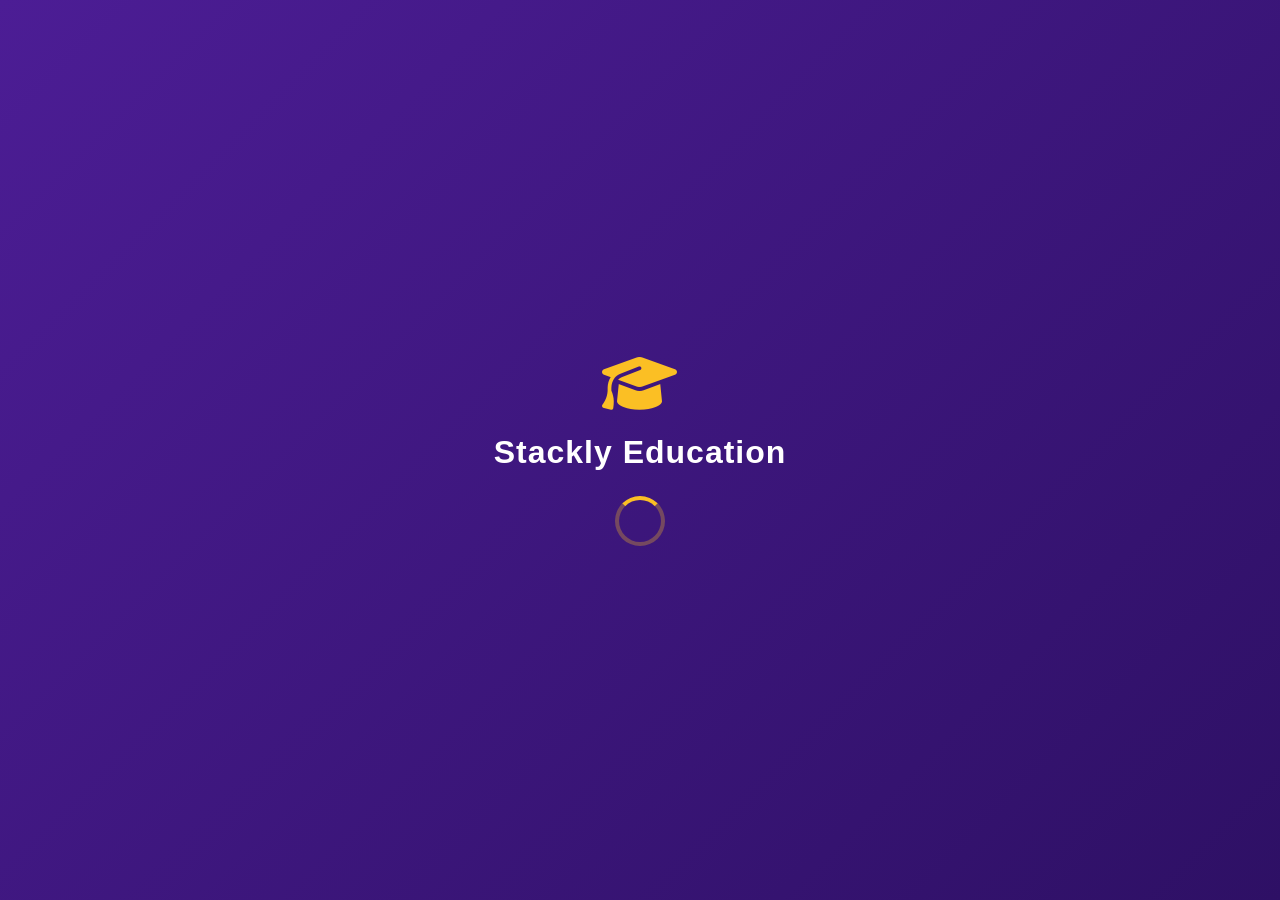
<file: login.html>
<!DOCTYPE html>
<html lang="en">

<head>
    <meta charset="UTF-8">
    <meta name="viewport" content="width=device-width, initial-scale=1.0">
    <meta property="og:title" content="Your Website Title Here">
    <meta property="og:description" content="Join our premium online learning platform and upgrade your skills today.">
    <meta property="og:image" content="https://yourwebsite.com/asset/preview-image.jpg">
    <meta property="og:url" content="https://yourwebsite.com">
    <meta property="og:type" content="website">
    <meta name="description"
        content="Join our premium online learning platform. Access interactive courses, live community zones, and expert tutors to upgrade your skills today.">
    <link rel="stylesheet" href="https://cdnjs.cloudflare.com/ajax/libs/font-awesome/6.4.0/css/all.min.css">
    <link rel="stylesheet" href="https://cdnjs.cloudflare.com/ajax/libs/font-awesome/6.5.1/css/all.min.css" />
    <link rel="icon" type="image/png" href="./asset/logo_Favicon.webp">
    <title>Login - stackly</title>
    <link rel="stylesheet" href="common.css">
    <style>
        * {
            margin: 0;
            padding: 0;
            box-sizing: border-box;
            font-family: 'Segoe UI', sans-serif;
        }

        body {
            background: linear-gradient(135deg, #4C1D95 0%, #2E1065 100%);
            min-height: 100vh;
            display: flex;
            justify-content: center;
            align-items: center;
            padding: 20px;
        }

        .login-container {
            display: flex;
            width: 100%;
            max-width: 1000px;
            background: #ffffff;
            border-radius: 20px;
            box-shadow: 0 20px 40px rgba(0, 0, 0, 0.4);
            overflow: hidden;
        }

        .left-panel {
            flex: 1;
            padding: 40px;
            display: flex;
            flex-direction: column;
            justify-content: center;
        }

        .back-home {
            display: inline-flex;
            align-items: center;
            gap: 6px;
            color: rgb(46 16 101 / 94%);
            text-decoration: none;
            font-weight: 600;
            font-size: 14px;
            margin-bottom: 25px;
            transition: 0.3s;
            width: fit-content;
        }

        .back-home:hover {
            color: #FBBF24;
        }

        .back-home svg {
            width: 16px;
            height: 16px;
        }

        .logo {
            display: flex;
            align-items: center;
            gap: 10px;
            margin-bottom: 15px;
            color: #4C1D95;
        }

        .logo svg {
            width: 32px;
            height: 32px;
            color: #FBBF24;
        }

        .logo span {
            font-size: 24px;
            font-weight: bold;
        }

        h2 {
            color: #2E1065;
            margin-bottom: 5px;
            font-size: 26px;
        }

        p {
            color: #64748b;
            margin-bottom: 20px;
            font-size: 14px;
        }

        .role-selector {
            display: grid;
            grid-template-columns: 1fr 1fr;
            gap: 15px;
            margin-bottom: 20px;
        }

        .role-card {
            border: 2px solid #e2e8f0;
            border-radius: 12px;
            padding: 10px;
            cursor: pointer;
            text-align: center;
            transition: 0.3s;
        }

        .role-card h3 {
            margin-top: 5px;
            color: #0F172A;
            font-size: 15px;
        }

        .role-card.active {
            border-color: #FBBF24;
            background: rgba(251, 191, 36, 0.1);
        }

        .input-group {
            margin-bottom: 15px;
            position: relative;
        }

        label {
            display: block;
            margin-bottom: 5px;
            font-weight: 600;
            color: #2E1065;
            font-size: 13px;
        }

        input {
            width: 100%;
            padding: 12px 15px;
            border: 1.5px solid #cbd5e1;
            border-radius: 8px;
            outline: none;
            font-size: 14px;
            transition: 0.3s;
            color: #0F172A;
        }

        input:focus {
            border-color: #FBBF24;
            box-shadow: 0 0 0 3px rgba(251, 191, 36, 0.2);
        }

        input[type="password"]::-ms-reveal,
        input[type="password"]::-ms-clear {
            display: none;
        }

        .field-error {
            color: #ef4444;
            font-size: 12px;
            font-weight: 600;
            margin-top: 5px;
            display: none;
        }

        .input-error input {
            border-color: #ef4444;
        }

        .pwd-wrapper {
            position: relative;
        }

        .eye-btn {
            position: absolute;
            right: 12px;
            top: 50%;
            transform: translateY(-50%);
            background: none;
            border: none;
            cursor: pointer;
            color: #64748b;
            display: flex;
            align-items: center;
        }

        .eye-btn:hover {
            color: #4C1D95;
        }

        .eye-btn svg {
            width: 18px;
            height: 18px;
        }

        .form-options {
            display: flex;
            justify-content: space-between;
            align-items: center;
            margin-bottom: 20px;
            margin-top: -5px;
        }

        .remember-me {
            display: flex;
            align-items: center;
            gap: 8px;
            color: #64748b;
            font-weight: 500;
            cursor: pointer;
            margin-bottom: 0;
            font-size: 13px;
        }

        .remember-me input[type="checkbox"] {
            width: 16px;
            height: 16px;
            padding: 0;
            margin: 0;
            border-radius: 4px;
            accent-color: #4C1D95;
            cursor: pointer;
        }

        .forgot-pwd {
            color: #4C1D95;
            font-size: 13px;
            text-decoration: none;
            font-weight: bold;
            transition: 0.3s;
        }

        .forgot-pwd:hover {
            color: #FBBF24;
        }

        .btn-submit {
            width: 100%;
            padding: 12px;
            background: #FBBF24;
            color: #2E1065;
            border: none;
            border-radius: 8px;
            font-size: 15px;
            font-weight: bold;
            cursor: pointer;
            transition: 0.3s;
        }

        .btn-submit:hover {
            transform: translateY(-2px);
            box-shadow: 0 4px 12px rgba(251, 191, 36, 0.4);
            background: #F59E0B;
        }

        .social-login {
            text-align: center;
            margin-top: 20px;
        }

        .social-login p {
            color: #64748b;
            font-size: 13px;
            margin-bottom: 10px;
            position: relative;
        }

        .social-login p::before,
        .social-login p::after {
            content: "";
            position: absolute;
            top: 50%;
            width: 30%;
            height: 1px;
            background: #e2e8f0;
        }

        .social-login p::before {
            left: 0;
        }

        .social-login p::after {
            right: 0;
        }

        .social-icons {
            display: flex;
            justify-content: center;
            gap: 15px;
        }

        .social-btn {
            width: 40px;
            height: 40px;
            border-radius: 50%;
            border: 1px solid #cbd5e1;
            background: white;
            display: flex;
            justify-content: center;
            align-items: center;
            cursor: pointer;
            transition: 0.3s;
            color: #4C1D95;
        }

        .social-btn:hover {
            background: #f8fafc;
            border-color: #FBBF24;
            color: #FBBF24;
            transform: translateY(-2px);
        }

        .social-btn svg {
            width: 18px;
            height: 18px;
            fill: currentColor;
        }

        .links {
            text-align: center;
            margin-top: 20px;
            font-size: 14px;
        }

        .links a {
            color: #4C1D95;
            text-decoration: none;
            font-weight: bold;
            transition: 0.3s;
        }

        .links a:hover {
            color: #FBBF24;
        }

        .right-panel {
            flex: 1.2;
            position: relative;
            background: #000;
        }

        .slide {
            position: absolute;
            top: 0;
            left: 0;
            width: 100%;
            height: 100%;
            object-fit: cover;
            opacity: 0;
            transition: opacity 1s ease-in-out;
        }

        .slide.active {
            opacity: 1;
        }

        .image-overlay {
            position: absolute;
            top: 0;
            left: 0;
            width: 100%;
            height: 100%;
            background: linear-gradient(135deg, rgba(46, 16, 101, 0.7), rgba(251, 191, 36, 0.3));
            z-index: 10;
        }

        @media(max-width: 850px) {
            .login-container {
                flex-direction: column;
                max-width: 450px;
            }

            .right-panel {
                display: block;
                min-height: 200px;
            }

            .left-panel {
                padding: 30px 25px;
            }
        }

        #preloader {
            position: fixed;
            top: 0;
            left: 0;
            width: 100%;
            height: 100%;
            background: linear-gradient(135deg, #4C1D95 0%, #2E1065 100%);
            z-index: 99999;
            display: flex;
            justify-content: center;
            align-items: center;
            transition: opacity 0.8s ease, visibility 0.8s ease;
        }

        .loader-content {
            text-align: center;
        }

        .loader-icon {
            font-size: 60px;
            margin-bottom: 20px;
            color: #FBBF24;
            animation: pulse 1.5s infinite;
        }

        .loader-text {
            font-size: 32px;
            font-weight: 800;
            color: white;
            margin-bottom: 25px;
            letter-spacing: 1px;
        }

        .spinner {
            width: 50px;
            height: 50px;
            border: 4px solid rgba(251, 191, 36, 0.3);
            border-top-color: #FBBF24;
            border-radius: 50%;
            margin: 0 auto;
            animation: spin 1s linear infinite;
        }

        @keyframes spin {
            100% {
                transform: rotate(360deg);
            }
        }

        @keyframes pulse {
            0% {
                transform: scale(1);
            }

            50% {
                transform: scale(1.1);
            }

            100% {
                transform: scale(1);
            }
        }
    </style>
</head>

<body>
    <div id="preloader">
        <div class="loader-content">
            <i class="fas fa-graduation-cap loader-icon"></i>
            <h2 class="loader-text">Stackly Education</h2>
            <div class="spinner"></div>
        </div>
    </div>

    <div class="login-container">

        <div class="left-panel">

            <a href="index.html" class="back-home">
                <svg viewBox="0 0 24 24" fill="none" stroke="currentColor" stroke-width="2" stroke-linecap="round"
                    stroke-linejoin="round">
                    <line x1="19" y1="12" x2="5" y2="12"></line>
                    <polyline points="12 19 5 12 12 5"></polyline>
                </svg>
                Back to Home
            </a>

            <div class="nav-logo">
                <a href="index.html">
                    <img src="./asset/yellow_logo.webp" alt="logo" class="logo"></a>
            </div>

            <h2>Welcome Back</h2>
            <p>Login to access your dashboard</p>

            <div class="role-selector">
                <div class="role-card active" id="role-student">
                    <div style="font-size: 24px;">👨‍🎓</div>
                    <h3>Student</h3>
                </div>
                <div class="role-card" id="role-teacher">
                    <div style="font-size: 24px;">👨‍🏫</div>
                    <h3>Teacher</h3>
                </div>
            </div>

            <form id="loginForm">
                <div class="input-group" id="emailGroup">
                    <label>Email Address</label>
                    <input type="email" id="email" placeholder="Enter email">
                    <div class="field-error" id="emailError">Email is required</div>
                </div>

                <div class="input-group" id="pwdGroup">
                    <label>Password</label>
                    <div class="pwd-wrapper">
                        <input type="password" id="password" placeholder="Enter password">
                        <button type="button" class="eye-btn" id="toggleEye">
                            <svg id="eyeIcon" xmlns="http://www.w3.org/2000/svg" viewBox="0 0 24 24" fill="none"
                                stroke="currentColor" stroke-width="2" stroke-linecap="round" stroke-linejoin="round">
                                <path
                                    d="M17.94 17.94A10.07 10.07 0 0 1 12 20c-7 0-11-8-11-8a18.45 18.45 0 0 1 5.06-5.94M9.9 4.24A9.12 9.12 0 0 1 12 4c7 0 11 8 11 8a18.5 18.5 0 0 1-2.16 3.19m-6.72-1.07a3 3 0 1 1-4.24-4.24M1 1l22 22">
                                </path>
                            </svg>
                        </button>
                    </div>
                    <div class="field-error" id="pwdError">Password is required</div>
                </div>

                <div class="form-options">
                    <label class="remember-me">
                        <input type="checkbox"> Remember me
                    </label>
                    <a href="404page.html" class="forgot-pwd">Forgot Password?</a>
                </div>

                <button type="submit" class="btn-submit" id="submitBtn">Login as Student</button>
            </form>

            <div class="social-login">
                <p>or continue with</p>
                <div class="social-icons">

                    <button class="social-btn" onclick="window.location.href='404page.html'">
                        <i class="fab fa-linkedin-in"></i>
                    </button>


                    <button class="social-btn" onclick="window.location.href='404page.html'">
                        <i class="fa-brands fa-instagram"></i>
                    </button>


                    <button class="social-btn" onclick="window.location.href='404page.html'">
                        <i class="fa-brands fa-x-twitter"></i>
                    </button>
                </div>
            </div>

            <div class="links">
                <p>New here? <a href="createaccount.html">Create Account</a></p>
            </div>
        </div>

        <div class="right-panel">
            <img src="./asset/b1.webp" alt="Teacher" class="slide active">
            <img src="./asset/d3.webp" alt="Teacher" class="slide">
            <img src="./asset/d4.webp" alt="Teacher" class="slide">
            <div class="image-overlay"></div>
        </div>

    </div>

    <script>
        let currentRole = 'student';
        const studentCard = document.getElementById('role-student');
        const teacherCard = document.getElementById('role-teacher');
        const submitBtn = document.getElementById('submitBtn');

        studentCard.addEventListener('click', () => {
            currentRole = 'student';
            studentCard.classList.add('active');
            teacherCard.classList.remove('active');
            submitBtn.innerText = 'Login as Student';
        });

        teacherCard.addEventListener('click', () => {
            currentRole = 'teacher';
            teacherCard.classList.add('active');
            studentCard.classList.remove('active');
            submitBtn.innerText = 'Login as Teacher';
        });

        const toggleEye = document.getElementById('toggleEye');
        const pwdInput = document.getElementById('password');
        const eyeIcon = document.getElementById('eyeIcon');

        const eyeOpenSVG = `<path d="M1 12s4-8 11-8 11 8 11 8-4 8-11 8-11-8-11-8z"></path><circle cx="12" cy="12" r="3"></circle>`;
        const eyeClosedSVG = `<path d="M17.94 17.94A10.07 10.07 0 0 1 12 20c-7 0-11-8-11-8a18.45 18.45 0 0 1 5.06-5.94M9.9 4.24A9.12 9.12 0 0 1 12 4c7 0 11 8 11 8a18.5 18.5 0 0 1-2.16 3.19m-6.72-1.07a3 3 0 1 1-4.24-4.24M1 1l22 22"></path>`;

        toggleEye.addEventListener('click', () => {
            if (pwdInput.type === 'password') {
                pwdInput.type = 'text';
                eyeIcon.innerHTML = eyeOpenSVG;
            } else {
                pwdInput.type = 'password';
                eyeIcon.innerHTML = eyeClosedSVG;
            }
        });

        document.getElementById('loginForm').addEventListener('submit', (e) => {
            e.preventDefault();

            const emailInput = document.getElementById('email');
            const pwdInput = document.getElementById('password');
            const emailGroup = document.getElementById('emailGroup');
            const pwdGroup = document.getElementById('pwdGroup');
            const emailError = document.getElementById('emailError');
            const pwdError = document.getElementById('pwdError');

            const emailVal = emailInput.value.trim();
            const pwdVal = pwdInput.value.trim();

            let isValid = true;

            if (emailVal === '') {
                emailGroup.classList.add('input-error');
                emailError.innerText = 'Email is required';
                emailError.style.display = 'block';
                isValid = false;
            } else {
                emailGroup.classList.remove('input-error');
                emailError.style.display = 'none';
            }

            if (pwdVal === '') {
                pwdGroup.classList.add('input-error');
                pwdError.innerText = 'Password is required';
                pwdError.style.display = 'block';
                isValid = false;
            } else if (pwdVal.length < 6) {
                pwdGroup.classList.add('input-error');
                pwdError.innerText = 'Password must be at least 6 characters';
                pwdError.style.display = 'block';
                isValid = false;
            } else {
                pwdGroup.classList.remove('input-error');
                pwdError.style.display = 'none';
            }

            if (isValid) {
                localStorage.setItem('userEmail', emailVal);

                if (currentRole === 'student') {
                    window.location.href = 'dashboard1.html';
                } else {
                    window.location.href = 'dashboard2.html';
                }
            }
        });

        document.getElementById('email').addEventListener('input', function () {
            document.getElementById('emailGroup').classList.remove('input-error');
            document.getElementById('emailError').style.display = 'none';
        });

        document.getElementById('password').addEventListener('input', function () {
            document.getElementById('pwdGroup').classList.remove('input-error');
            document.getElementById('pwdError').style.display = 'none';
        });

        let slideIndex = 0;
        const slides = document.querySelectorAll('.slide');

        if (slides.length > 0) {
            setInterval(() => {
                slides[slideIndex].classList.remove('active');
                slideIndex = (slideIndex + 1) % slides.length;
                slides[slideIndex].classList.add('active');
            }, 3000);
        }

        window.addEventListener('load', () => {
            const preloader = document.getElementById('preloader');

            document.body.style.overflow = 'hidden';

            setTimeout(() => {
                preloader.style.opacity = '0';
                preloader.style.visibility = 'hidden';

                document.body.style.overflow = 'auto';
                document.body.style.overflowX = 'hidden';
            }, 1000);
        });
    </script>
</body>

</html>
</file>
<file: common.css>
* {
  margin: 0;
  padding: 0;
  box-sizing: border-box;
  font-family: "Segoe UI", Tahoma, Geneva, Verdana, sans-serif;
}

body {
  background-color: #f8fafc;
  color: #2e1065;
  overflow-x: hidden;
}

#preloader {
  position: fixed;
  top: 0;
  left: 0;
  width: 100%;
  height: 100%;
  background: linear-gradient(135deg, #4c1d95 0%, #2e1065 100%);
  z-index: 9999;
  display: flex;
  justify-content: center;
  align-items: center;
  transition:
    opacity 0.8s ease,
    visibility 0.8s ease;
}
.loader-content {
  text-align: center;
  color: #fbbf24;
}
.loader-icon {
  font-size: 60px;
  margin-bottom: 20px;
  animation: pulse 1.5s infinite;
}
.loader-content h2 {
  font-size: 32px;
  font-weight: 800;
  color: white;
  margin-bottom: 25px;
  letter-spacing: 1px;
}
.spinner {
  width: 50px;
  height: 50px;
  border: 4px solid rgba(251, 191, 36, 0.3);
  border-top-color: #fbbf24;
  border-radius: 50%;
  margin: 0 auto;
  animation: spin 1s linear infinite;
}
@keyframes spin {
  100% {
    transform: rotate(360deg);
  }
}
@keyframes pulse {
  0% {
    transform: scale(1);
  }
  50% {
    transform: scale(1.1);
  }
  100% {
    transform: scale(1);
  }
}

.fade-up {
  opacity: 0;
  transform: translateY(40px);
  transition:
    opacity 0.8s ease-out,
    transform 0.8s ease-out;
}
.fade-up.visible {
  opacity: 1;
  transform: translateY(0);
}

.navbar {
  position: fixed;
  top: 0;
  left: 0;
  width: 100%;
  background-color: rgba(46, 16, 101, 0.75);
  backdrop-filter: blur(12px);
  -webkit-backdrop-filter: blur(12px);
  border-bottom: 1px solid rgba(251, 191, 36, 0.2);
  z-index: 1000;
  transition: all 0.3s ease;
}

.nav-container {
  max-width: 1300px;
  margin: 0 auto;
  padding: 0 40px;
  height: 90px;
  display: flex;
  justify-content: space-between;
  align-items: center;
}

.nav-logo {
  display: flex;
  align-items: center;
  cursor: pointer;
}

.nav-logo .logo {
  height: 40px;
  width: auto;
  transition:
    transform 0.3s ease,
    filter 0.3s ease;
  filter: drop-shadow(0 2px 5px rgba(251, 191, 36, 0.3));
}

.nav-logo:hover .logo {
  transform: scale(1.05);
  filter: drop-shadow(0 4px 10px rgba(251, 191, 36, 0.6));
}
.logo-icon {
  color: #fbbf24;
}
.logo-text {
  font-size: 24px;
  font-weight: 700;
  color: #ffffff;
  letter-spacing: -0.5px;
}

.nav-menu {
  display: flex;
  list-style: none;
  gap: 16px;
}

.menu-link {
  text-decoration: none;
  color: rgba(255, 255, 255, 0.9);
  font-weight: 600;
  font-size: 16px;
  padding: 10px 18px;
  border-radius: 8px;
  transition: all 0.3s ease;
  display: flex;
  align-items: center;
  gap: 8px;
}
.menu-link i {
  font-size: 14px;
  transition: 0.3s;
}
.menu-link:hover,
.menu-link.active {
  background-color: rgba(251, 191, 36, 0.15);
  color: #fbbf24;
}
.menu-link:hover i,
.menu-link.active i {
  transform: scale(1.2);
}

.nav-actions {
  display: flex;
  align-items: center;
  gap: 20px;
}

.btn-login {
  background: transparent;
  border: 2px solid #fbbf24;
  color: #fbbf24;
  font-size: 16px;
  font-weight: 700;
  cursor: pointer;
  padding: 10px 24px;
  border-radius: 8px;
  transition: all 0.3s ease;
}
.btn-login:hover {
  background-color: #fbbf24;
  color: #2e1065;
}

.btn-get-started {
  background-color: #fbbf24;
  color: #2e1065;
  border: 2px solid #fbbf24;
  padding: 10px 24px;
  font-size: 16px;
  font-weight: 700;
  border-radius: 8px;
  cursor: pointer;
  box-shadow: 0 4px 14px rgba(251, 191, 36, 0.3);
  transition: all 0.3s ease-in-out;
}
.btn-get-started:hover {
  transform: translateY(-2px);
  background-color: #f59e0b;
  border-color: #f59e0b;
  box-shadow: 0 6px 20px rgba(251, 191, 36, 0.5);
}

.hamburger {
  display: none;
  flex-direction: column;
  justify-content: space-between;
  width: 28px;
  height: 20px;
  background: transparent;
  border: none;
  cursor: pointer;
}
.hamburger .bar {
  width: 100%;
  height: 3px;
  background-color: #fbbf24;
  border-radius: 2px;
  transition: all 0.3s ease;
}
.hamburger.open .bar:nth-child(1) {
  transform: translateY(8.5px) rotate(45deg);
}
.hamburger.open .bar:nth-child(2) {
  opacity: 0;
}
.hamburger.open .bar:nth-child(3) {
  transform: translateY(-8.5px) rotate(-45deg);
}

.mobile-dropdown {
    display: none;
    position: absolute;
    top: 100%;
    left: 0;
    width: 100%;
    height: calc(100vh - 80px);
    overflow-y: auto;
    background-color: #4c1d95;
    border-top: 1px solid rgba(251, 191, 36, 0.2);
    padding: 20px 24px;
    box-shadow: 0 10px 15px -3px rgba(0, 0, 0, 0.2);
    z-index: 999;
}
.mobile-dropdown.show {
  display: block;
  animation: slideDown 1s ease forwards;
}
@keyframes slideDown {
  from {
    opacity: 0;
    transform: translateY(-10px);
  }
  to {
    opacity: 1;
    transform: translateY(0);
  }
}

.mobile-nav-links {
  list-style: none;
  display: flex;
  flex-direction: column;
  gap: 12px;
}

.mobile-link {
  display: flex;
  align-items: center;
  gap: 12px;
  text-decoration: none;
  color: #ffffff;
  font-weight: 600;
  font-size: 16px;
  padding: 12px 14px;
  border-radius: 8px;
  transition: all 0.2s;
}
.mobile-link i {
  font-size: 16px;
  width: 20px;
  text-align: center;
}

.mobile-link:hover,
.mobile-link.active {
  background-color: rgba(251, 191, 36, 0.15);
  color: #fbbf24;
}
.mobile-link.active {
  border-left: 4px solid #fbbf24;
  border-radius: 0 8px 8px 0;
}

.mobile-btn-wrapper {
  margin-top: 20px;
  display: flex;
  flex-direction: column;
  gap: 12px;
}
.mobile-login-btn {
  width: 100%;
  background-color: transparent;
  border: 2px solid #fbbf24;
  color: #fbbf24;
  border-radius: 8px;
  padding: 12px;
  font-weight: bold;
  font-size: 16px;
}
.mobile-login-btn:hover {
  background-color: #fbbf24;
  color: #4c1d95;
}
.mobile-get-btn {
  width: 100%;
  background-color: #fbbf24;
  color: #2e1065;
  border: 2px solid #fbbf24;
  border-radius: 8px;
  padding: 12px;
  font-weight: bold;
  font-size: 16px;
}
@media (min-width: 769px) {
    .mobile-dropdown {
        display: none !important;
    }
    
    .hamburger {
        display: none !important;
    }
}

@media (max-width: 992px) {
  .nav-container {
    padding: 0 24px;
  }
}
@media (max-width: 768px) {
  .nav-menu,
  .nav-actions {
    display: none;
  }
  .hamburger {
    display: flex;
  }
  .nav-container {
    padding: 0 24px;
    height: 80px;
  }
  .hero-title {
    font-size: 36px;
  }
  .hero-cta-group {
    flex-direction: column;
    gap: 12px;
  }
  .hero-btn-secondary,
  .btn-get-started {
    width: 100%;
  }
}
body.no-scroll {
  overflow: hidden;
}

.footer-section {
  background: #2e1065;
  padding: 80px 24px 30px;
  color: #ffffff;
  border-top: 1px solid rgba(251, 191, 36, 0.1);
  font-size: 20px;
}

.footer-container {
  max-width: 1200px;
  margin: 0 auto;
}

.footer-grid {
  display: grid;
  grid-template-columns: 2fr 1fr 1.2fr 1.8fr;
  gap: 40px;
  margin-bottom: 60px;
  align-items: start;
}

.footer-col {
    display: flex;
    flex-direction: column;
    justify-content: flex-start;
}

.footer-logo {
  display: flex;
  align-items: center;
  gap: 10px;
  font-size: 24px;
  font-weight: 800;
  color: #fbbf24;
  margin-bottom: 20px;
  letter-spacing: 1px;
}

.brand-col p {
  font-size: 15px;
  line-height: 1.7;
  margin-bottom: 25px;
  color: #ffffff;
  max-width: 300px;
}

.footer-social {
  display: flex;
  gap: 15px;
}

.footer-social a {
  width: 40px;
  height: 40px;
  border-radius: 50%;
  border: 1px solid rgba(255, 255, 255, 0.1);
  display: flex;
  justify-content: center;
  align-items: center;
  color: #cbd5e1;
  font-size: 16px;
  text-decoration: none;
  transition: all 0.3s ease;
}

.footer-social a:hover {
  border-color: #fbbf24;
  color: #fbbf24;
  background: rgba(251, 191, 36, 0.1);
  transform: translateY(-7px);
}

.footer-col h3 {
  color: #ffffff;
  font-size: 18px;
  font-weight: 700;
  margin-bottom: 25px;
}

.links-col ul {
  list-style: none;
  padding: 0;
  margin: 0;
}

.links-col ul li {
  margin-bottom: 15px;
}

.links-col ul li a {
  color: #94a3b8;
  text-decoration: none;
  font-size: 15px;
  transition: 0.3s;
}

.links-col ul li a:hover {
  color: #fbbf24;
  padding-left: 5px;
}

.support-col ul {
  list-style: none;
  padding: 0;
  margin: 0;
}

.support-col ul li {
  display: flex;
  align-items: center;
  gap: 12px;
  margin-bottom: 20px;
  font-size: 15px;
  color: #94a3b8;
  cursor: pointer;
  transition: all 0.3s ease;
}

.support-col ul li:hover {
  color: #fbbf24;
  transform: translateX(6px);
}

.support-col ul li i {
  color: #fbbf24;
  font-size: 16px;
  transition: transform 0.3s ease;
}

.support-col ul li:hover i {
  transform: scale(1.2);
}
.footer-col.newsletter-col {
    max-width: 420px;
    width: 100%;
}
.newsletter-col p {
  font-size: 15px;
  margin-bottom: 20px;
  color: #ffffff;
}

.newsletter-form {
  display: flex;
  flex-direction: column;
  gap: 8px;
}

.newsletter-input-wrap {
  display: flex;
  align-items: center;
  background: #110c24;
  border: 1px solid rgba(255, 255, 255, 0.1);
  border-radius: 5px;
  overflow: hidden;
  transition: border-color 0.3s;
}

.newsletter-input-wrap:focus-within {
  border-color: rgba(251, 191, 36, 0.5);
}

.newsletter-input-wrap input {
  flex: 1;
  background: transparent;
  border: none;
  padding: 14px 15px;
  color: white;
  font-size: 14px;
  outline: none;
}

.newsletter-input-wrap input::placeholder {
  color: #64748b;
}

.newsletter-input-wrap button {
  background: #fbbf24;
  color: #0f0b1f;
  border: none;
  padding: 14px 25px;
  font-weight: 800;
  font-size: 14px;
  cursor: pointer;
  transition: 0.3s;
}

.newsletter-input-wrap button:hover {
  background: #f59e0b;
}

.form-msg {
  font-size: 13px;
  font-weight: 600;
  display: none;
  animation: fadeInMsg 0.3s ease;
}

.form-msg.show {
  display: block;
}

@keyframes fadeInMsg {
  from {
    opacity: 0;
    transform: translateY(-5px);
  }
  to {
    opacity: 1;
    transform: translateY(0);
  }
}

.footer-bottom {
  display: flex;
  align-items: center;
  justify-content: space-between;
  gap: 15px;              
  padding-top: 25px;
  border-top: 1px solid rgba(255, 255, 255, 0.05);
  font-size: 14px;
  text-align: center;
}

.footer-bottom p {
  color: #ffffff; 
  margin: 0;
}

.footer-legal {
  display: flex;
  flex-wrap: wrap; 
  justify-content: center;
  align-items: center;
  gap: 15px; 
}

.footer-legal a {
  color: #94a3b8;
  text-decoration: none;
  transition: 0.3s ease;
  font-weight: 500;
}

.footer-legal a:hover {
  color: #fbbf24; 
}

.footer-legal .separator {
  color: #475569; 
  font-size: 12px;
}

@media (max-width: 992px) {
  .footer-grid {
    grid-template-columns: repeat(2, 1fr);
    gap: 50px 30px;
  }
}

@media (max-width: 576px) {
  .footer-section {
    padding: 60px 20px 30px;
  }
  .footer-grid {
    grid-template-columns: 1fr;
    gap: 40px;
  }
  .brand-col p {
    max-width: 100%;
  }
  .footer-bottom {
    flex-direction: column;
    text-align: center;
    gap: 15px;
  }
}


.moving-update-box {
    margin-top: 25px;
    background: rgba(255, 255, 255, 0.03); 
    border-left: 3px solid #eebb30; 
    border-radius: 6px;
    padding: 12px 0;
    overflow: hidden; 
    position: relative;
    box-shadow: inset 0 0 10px rgba(0, 0, 0, 0.5);
    white-space: nowrap; 
    width: 100%;
}

.moving-track {
    display: inline-block;
    animation: scrollText 15s linear infinite;
}

.moving-update-box:hover .moving-track {
    animation-play-state: paused;
}

.moving-track span {
    color: #bfaedc; 
    font-size: 0.9rem;
    font-weight: 500;
    margin: 0 10px;
    letter-spacing: 0.5px;
}

.moving-track .dot {
    color: #eebb30;
    font-size: 1.2rem;
    vertical-align: middle;
}

@keyframes scrollText {
    0% {
        transform: translateX(0);
    }
    100% {
        transform: translateX(-50%);
    }
}
</file>
<file: style.css>
html {
    scroll-padding-top: 80px;
    scroll-behavior: smooth;
}

.hero {
  position: relative;
  min-height: 100vh;
  padding: 120px 8%;
  overflow: hidden;
  display: flex;
  align-items: center;
  background: #0f0b1f;
}

.hero-video {
  position: absolute;
  inset: 0;
  width: 100%;
  height: 100%;
  object-fit: cover;
  z-index: 1;
}

.hero-overlay {
  position: absolute;
  inset: 0;
  background: linear-gradient(
    135deg,
    rgba(15, 11, 31, 0.95),
    rgba(75, 31, 212, 0.8),
    rgba(108, 59, 255, 0.6)
  );
  z-index: 2;
}

.hero-container {
  position: relative;
  z-index: 3;
  width: 100%;
  max-width: 1400px;
  margin: auto;
  display: flex;
  align-items: center;
  justify-content: space-between;
  gap: 80px;
}

.hero-content {
  flex: 1;
  max-width: 650px;
}
.hero-badge {
  display: inline-block;
  padding: 12px 22px;
  border-radius: 50px;
  background: rgba(255, 215, 0, 0.15);
  border: 1px solid rgba(255, 215, 0, 0.3);
  color: #ffd700;
  font-weight: 600;
  margin-bottom: 25px;
  backdrop-filter: blur(15px);
}
.hero-content h1 {
  font-size: 4.5rem;
  line-height: 1.1;
  color: #fff;
  margin-bottom: 25px;
  font-weight: 800;
}
.hero-content p {
  color: #d6d6d6;
  font-size: 1.1rem;
  line-height: 1.9;
  margin-bottom: 40px;
}

.hero-buttons {
  display: flex;
  gap: 20px;
  flex-wrap: wrap;
}

.btn-primary {
  display: inline-flex;
  align-items: center;
  justify-content: center;
  padding: 16px 35px;
  background: #ffd700;
  color: #0a0410;
  text-decoration: none;
  border-radius: 50px;
  font-weight: 800;
  transition: 0.4s ease;
  box-shadow:
    0 8px 25px rgba(0, 0, 0, 0.6),
    0 0 15px rgba(255, 215, 0, 0.3);
}

.btn-primary:hover {
  transform: translateY(-5px);
  background: #ffffff;
  color: #4b1fd4;
  box-shadow:
    0 15px 35px rgba(255, 215, 0, 0.5),
    0 0 30px rgba(255, 215, 0, 0.4);
}

.btn-secondary {
  display: inline-flex;
  align-items: center;
  justify-content: center;
  padding: 16px 35px;
  border: 2px solid #ffd700;
  color: #fff;
  text-decoration: none;
  border-radius: 50px;
  font-weight: 600;
  transition: 0.4s ease;
  background: rgba(15, 11, 31, 0.6);
  backdrop-filter: blur(8px);
  box-shadow: 0 8px 25px rgba(0, 0, 0, 0.5);
  text-shadow: 0 2px 10px rgba(0, 0, 0, 0.8);
}

.btn-secondary:hover {
  background: #ffd700;
  color: #0a0410;
  transform: translateY(-5px);
  box-shadow: 0 15px 35px rgba(255, 215, 0, 0.4);
  text-shadow: none;
}

.hero-stats {
  display: flex;
  gap: 20px;
  margin-top: 50px;
  flex-wrap: wrap;
}
.stat-card {
  min-width: 170px;
  padding: 22px;
  border-radius: 20px;
  background: rgba(255, 255, 255, 0.08);
  backdrop-filter: blur(20px);
  border: 1px solid rgba(255, 255, 255, 0.15);
  cursor: pointer;
  transition: all 0.4s cubic-bezier(0.175, 0.885, 0.32, 1.275);
}

.stat-card:hover {
  transform: scale(1.15) translateY(-5px);
  background: rgba(255, 255, 255, 0.15);
  border-color: #ffd700;
  box-shadow: 0 20px 40px rgba(255, 215, 0, 0.3);
  z-index: 10;
}
.stat-card h3 {
  color: #ffd700;
  font-size: 1.8rem;
  margin-bottom: 8px;
  transition: 0.3s;
}
.stat-card:hover h3 {
  transform: scale(1.1);
}
.stat-card span {
  color: #fff;
  font-size: 0.95rem;
}

.hero-right {
  flex: 1;
  display: flex;
  justify-content: center;
  align-items: center;
}
.hero-image-wrapper {
  position: relative;
  width: 100%;
  max-width: 550px;
  height: 600px;
  overflow: hidden;
  border-radius: 30px;
  box-shadow:
    0 20px 50px rgba(0, 0, 0, 0.35),
    0 0 25px rgba(108, 59, 255, 0.25);
}
.hero-image {
  position: absolute;
  top: 0;
  left: 0;
  width: 100%;
  height: 100%;
  object-fit: cover;
  opacity: 0;
  visibility: hidden;
  transition:
    opacity 1s ease-in-out,
    transform 1s ease-in-out;
  transform: scale(1.05);
}
.hero-image.active {
  opacity: 1;
  visibility: visible;
  transform: scale(1);
}

@media (max-width: 1200px) {
  .hero-content h1 {
    font-size: 3.8rem;
  }
}
@media (max-width: 992px) {
  .hero {
    padding: 100px 40px;
  }
  .hero-container {
    flex-direction: column;
    text-align: center;
    gap: 50px;
  }
  .hero-content {
    max-width: 100%;
  }
  .hero-content h1 {
    font-size: 3rem;
  }
  .hero-buttons,
  .hero-stats {
    justify-content: center;
  }
  .hero-right {
    width: 100%;
  }
  .hero-image-wrapper {
    width: 100%;
    max-width: 700px;
    height: 450px;
  }
}
@media (max-width: 768px) {
  .hero {
    min-height: auto;
    padding: 120px 20px 80px;
  }
  .hero-container {
    gap: 40px;
  }
  .hero-content {
    width: 100%;
    text-align: center;
  }
  .hero-content h1 {
    font-size: 2.4rem;
    line-height: 1.3;
  }
  .hero-content p {
    font-size: 1rem;
  }
  .hero-buttons {
    flex-direction: column;
    width: 100%;
  }
  .btn-primary,
  .btn-secondary {
    width: 100%;
  }
  .hero-stats {
    flex-direction: column;
  }
  .stat-card {
    width: 100%;
    min-width: 100%;
  }
  .hero-right {
    width: 100%;
  }
  .hero-image-wrapper {
    width: 100%;
    max-width: 100%;
    height: 350px;
  }
  .hero-image {
    border-radius: 20px;
  }
}
@media (max-width: 576px) {
  .hero-content h1 {
    font-size: 2rem;
  }
  .hero-content p {
    font-size: 0.95rem;
  }
  .hero-badge {
    font-size: 12px;
    padding: 10px 18px;
  }
  .hero-image-wrapper {
    height: 280px;
  }
  .stat-card h3 {
    font-size: 1.5rem;
  }
}
.hero-content h1 {
  font-size: 4.5rem;
  line-height: 1.1;
  color: #fff;
  margin-bottom: 25px;
  font-weight: 800;
  text-shadow: 0px 4px 25px rgba(0, 0, 0, 0.8);
}

.hero-content p {
  color: #d6d6d6;
  font-size: 1.1rem;
  line-height: 1.9;
  margin-bottom: 40px;
  text-shadow: 0px 2px 15px rgba(0, 0, 0, 0.9);
  font-weight: 500;
}

.why-trust {
  padding: 120px 8%;
  background: #0f0b1f;
  position: relative;
  overflow: hidden;
}

.container {
  max-width: 1400px;
  margin: auto;
  display: flex;
  align-items: stretch;
  gap: 80px;
}

.trust-image {
  flex: 1;
  position: relative;
  min-height: 650px;
}

.trust-image img {
  width: 100%;
  height: 100%;
  object-fit: cover;
  border-radius: 30px;
  display: block;
  transition: 0.5s ease;
  box-shadow:
    0 20px 50px rgba(0, 0, 0, 0.35),
    0 0 30px rgba(108, 59, 255, 0.25);
}

.trust-image img:hover {
  transform: scale(1.03);
}

.floating-badge {
  position: absolute;
  bottom: 30px;
  left: 30px;

  display: flex;
  align-items: center;
  gap: 12px;

  padding: 16px 22px;

  background: rgba(255, 255, 255, 0.08);
  backdrop-filter: blur(20px);

  border: 1px solid rgba(255, 255, 255, 0.15);
  border-radius: 15px;

  color: #fff;

  box-shadow: 0 10px 30px rgba(0, 0, 0, 0.2);
}

.floating-badge i {
  color: #ffd700;
  font-size: 1.2rem;
}

.floating-badge span {
  font-weight: 600;
}

.trust-content {
  flex: 1;
  display: flex;
  flex-direction: column;
  justify-content: center;
}

.section-badge {
  display: inline-block;
  width: fit-content;

  padding: 12px 22px;

  border-radius: 50px;

  background: rgba(255, 215, 0, 0.12);
  border: 1px solid rgba(255, 215, 0, 0.3);

  color: #ffd700;
  font-weight: 600;

  margin-bottom: 25px;
}

.trust-content h2 {
  color: #fff;
  font-size: 4rem;
  line-height: 1.2;
  margin-bottom: 25px;
  font-weight: 800;
}

.trust-content p {
  color: #d6d6d6;
  font-size: 1.05rem;
  line-height: 1.9;
  margin-bottom: 40px;
}

.feature-grid {
  display: grid;
  grid-template-columns: repeat(2, 1fr);
  gap: 25px;
}

.feature-card {
  padding: 30px;

  background: rgba(255, 255, 255, 0.08);
  backdrop-filter: blur(20px);

  border: 1px solid rgba(255, 255, 255, 0.15);
  border-radius: 25px;

  cursor: pointer;
  transition: 0.4s ease;
}

.feature-card:hover {
  transform: translateY(-12px);
  border-color: #ffd700;

  box-shadow: 0 15px 40px rgba(255, 215, 0, 0.2);
}

.feature-card i {
  font-size: 2.2rem;
  color: #ffd700;

  margin-bottom: 20px;

  transition: 0.6s ease;
}

.feature-card:hover i {
  transform: rotateY(360deg);
}

.feature-card h3 {
  color: #fff;
  font-size: 1.3rem;
  margin-bottom: 12px;
}

.feature-card p {
  color: #d6d6d6;
  margin: 0;
  line-height: 1.8;
  font-size: 0.95rem;
}

.why-trust::before {
  content: "";

  position: absolute;
  top: -150px;
  left: -150px;

  width: 350px;
  height: 350px;

  background: #6c3bff;
  filter: blur(180px);
  opacity: 0.15;
}

.why-trust::after {
  content: "";

  position: absolute;
  bottom: -150px;
  right: -150px;

  width: 350px;
  height: 350px;

  background: #ffd700;
  filter: blur(180px);
  opacity: 0.08;
}

@media (max-width: 992px) {
  .why-trust {
    padding: 100px 40px;
  }

  .container {
    flex-direction: column;
    gap: 50px;
  }

  .trust-image {
    min-height: auto;
  }

  .trust-image img {
    height: 500px;
  }

  .trust-content {
    text-align: center;
  }

  .section-badge {
    margin-left: auto;
    margin-right: auto;
  }

  .trust-content h2 {
    font-size: 3rem;
  }

  .feature-grid {
    grid-template-columns: repeat(2, 1fr);
  }
}

@media (max-width: 768px) {
  .why-trust {
    padding: 80px 20px;
  }

  .container {
    gap: 40px;
  }

  .trust-image img {
    height: 350px;
  }

  .floating-badge {
    position: relative;
    left: 0;
    bottom: 0;
    margin-top: 20px;
    width: fit-content;
  }

  .trust-content h2 {
    font-size: 2.3rem;
  }

  .trust-content p {
    font-size: 1rem;
  }

  .feature-grid {
    grid-template-columns: 1fr;
  }

  .feature-card {
    padding: 25px;
  }
}

@media (max-width: 576px) {
  .trust-content h2 {
    font-size: 2rem;
  }

  .trust-image img {
    height: 280px;
  }

  .feature-card i {
    font-size: 2rem;
  }

  .feature-card h3 {
    font-size: 1.15rem;
  }

  .feature-card p {
    font-size: 0.9rem;
  }

  .section-badge {
    font-size: 12px;
    padding: 10px 18px;
  }
}

.courses {
  padding: 120px 8%;
  background: #0f0b1f;
  position: relative;
  overflow: hidden;
}

.section-header {
  text-align: center;
  max-width: 800px;
  margin: 0 auto 70px;
}

.section-header .section-badge {
  display: inline-block;
  padding: 12px 22px;
  border-radius: 50px;
  background: rgba(255, 215, 0, 0.12);
  border: 1px solid rgba(255, 215, 0, 0.3);
  color: #ffd700;
  margin-bottom: 20px;
  font-weight: 600;
}

.section-header h2 {
  color: #fff;
  font-size: 3.5rem;
  margin-bottom: 20px;
}

.section-header p {
  color: #d6d6d6;
  line-height: 1.8;
  font-size: 1.05rem;
}

.courses-grid {
  display: grid;
  grid-template-columns: repeat(2, 1fr);
  gap: 30px;
  align-items: stretch;
}

.course-card {
  background: rgba(255, 255, 255, 0.08);
  backdrop-filter: blur(20px);
  border: 1px solid rgba(255, 255, 255, 0.15);
  border-radius: 25px;
  overflow: hidden;
  transition: 0.4s ease;
  cursor: pointer;
  display: flex;
flex-direction: column;
height: 100%;
}

.course-card:hover {
  transform: translateY(-12px);
  border-color: #ffd700;
  box-shadow: 0 20px 50px rgba(255, 215, 0, 0.15);
}

.course-image {
  overflow: hidden;
}

.course-image img {
  width: 100%;
  height: auto;
  aspect-ratio: 16 / 9;
  object-fit: cover;
  object-position: center;
  display: block;
  transition: 0.6s ease;
}

.course-card:hover .course-image img {
  transform: scale(1.08);
}

.course-content {
  padding: 25px;
  display: flex;
flex-direction: column;
flex-grow: 1;
}

.course-tag {
  display: inline-block;
  padding: 8px 16px;
  border-radius: 50px;
  background: rgba(108, 59, 255, 0.2);
  color: #ffd700;
  font-size: 0.85rem;
  margin-bottom: 15px;
  align-self: flex-start;
}

.course-content h3 {
  color: #fff;
  margin-bottom: 12px;
  font-size: 1.5rem;
}

.course-content p {
  color: #d6d6d6;
  line-height: 1.7;
  margin-bottom: 20px;
}

.progress {
  width: 100%;
  height: 10px;
  background: rgba(255, 255, 255, 0.12);
  border-radius: 20px;
  overflow: hidden;
  margin-bottom: 20px;
  margin-top: auto;
}

.progress span {
  display: block;
  height: 100%;
  background: linear-gradient(90deg, #ffd700, #6c3bff);
  border-radius: 20px;
}

.course-info {
  display: flex;
  justify-content: space-between;
  gap: 10px;
  flex-wrap: wrap;
}

.course-info span {
  color: #fff;
  font-size: 0.9rem;
}

.courses::before {
  content: "";
  position: absolute;
  width: 300px;
  height: 300px;
  background: #6c3bff;
  top: -100px;
  left: -100px;
  filter: blur(180px);
  opacity: 0.15;
}

.courses::after {
  content: "";
  position: absolute;
  width: 300px;
  height: 300px;
  background: #ffd700;
  bottom: -100px;
  right: -100px;
  filter: blur(180px);
  opacity: 0.08;
}

@media (max-width: 992px) {
  .section-header h2 {
    font-size: 2.8rem;
  }

  .courses-grid {
    grid-template-columns: 1fr 1fr;
  }

  .course-image img {
    height: 220px;
  }
}

@media (max-width: 768px) {
  .courses {
    padding: 80px 20px;
  }

  .section-header {
    margin-bottom: 50px;
  }

  .section-header h2 {
    font-size: 2.2rem;
  }

  .section-header p {
    font-size: 1rem;
  }

  .courses-grid {
    grid-template-columns: 1fr;
  }

  .course-image img {
    height: 220px;
  }
}

@media (max-width: 576px) {
  .section-header h2 {
    font-size: 1.9rem;
  }

  .course-content {
    padding: 20px;
  }

  .course-content h3 {
    font-size: 1.3rem;
  }

  .course-info {
    flex-direction: column;
    gap: 8px;
  }

  .course-image img {
    height: 200px;
  }
}

.learning-experience {
  padding: 120px 8%;
  background: #0f0b1f;
  position: relative;
  overflow: hidden;
}

.learning-experience::before {
  content: "";
  position: absolute;
  width: 350px;
  height: 350px;
  background: #6c3bff;
  top: -150px;
  left: -150px;
  filter: blur(180px);
  opacity: 0.15;
}

.learning-experience::after {
  content: "";
  position: absolute;
  width: 350px;
  height: 350px;
  background: #ffd700;
  bottom: -150px;
  right: -150px;
  filter: blur(180px);
  opacity: 0.08;
}

.learning-container {
  max-width: 1400px;
  margin: auto;
  display: flex;
  align-items: center;
  gap: 80px;
  position: relative;
  z-index: 2;
}

.learning-image {
  flex: 1;
  position: relative;
}

.learning-image img {
  width: 100%;
  height: 650px;
  object-fit: cover;
  border-radius: 30px;
  display: block;
  transition: 0.5s ease;
  box-shadow:
    0 20px 50px rgba(0, 0, 0, 0.35),
    0 0 25px rgba(108, 59, 255, 0.25);
}

.learning-image img:hover {
  transform: scale(1.03);
}

.floating-card {
  position: absolute;
  display: flex;
  align-items: center;
  gap: 10px;

  padding: 15px 20px;

  background: rgba(255, 255, 255, 0.08);
  backdrop-filter: blur(20px);

  border: 1px solid rgba(255, 255, 255, 0.15);
  border-radius: 15px;

  color: #ffffff;
  font-weight: 600;

  animation: float 4s ease-in-out infinite;
}

.floating-card i {
  color: #ffd700;
}

.card-one {
  top: 30px;
  right: -20px;
}

.card-two {
  bottom: 150px;
  left: -20px;
}

.card-three {
  bottom: 30px;
  right: 20px;
}

@keyframes float {
  0% {
    transform: translateY(0);
  }

  50% {
    transform: translateY(-12px);
  }

  100% {
    transform: translateY(0);
  }
}

.learning-content {
  flex: 1;
}

.section-badge {
  display: inline-block;
  padding: 12px 22px;
  border-radius: 50px;
  background: rgba(255, 215, 0, 0.12);
  border: 1px solid rgba(255, 215, 0, 0.3);
  color: #ffd700;
  font-weight: 600;
  margin-bottom: 20px;
}

.learning-content h2 {
  color: #fff;
  font-size: 3.8rem;
  line-height: 1.2;
  margin-bottom: 20px;
}

.learning-content p {
  color: #d6d6d6;
  line-height: 1.9;
  font-size: 1.05rem;
  margin-bottom: 40px;
}

.learning-features {
  display: grid;
  gap: 20px;
}

.learning-box {
  display: flex;
  align-items: flex-start;
  gap: 20px;

  padding: 25px;

  background: rgba(255, 255, 255, 0.08);
  backdrop-filter: blur(20px);

  border: 1px solid rgba(255, 255, 255, 0.15);
  border-radius: 20px;

  transition: 0.4s ease;
  cursor: pointer;
}

.learning-box:hover {
  transform: translateX(10px);
  border-color: #ffd700;
  box-shadow: 0 15px 35px rgba(255, 215, 0, 0.15);
}

.learning-box i {
  width: 60px;
  height: 60px;

  display: flex;
  align-items: center;
  justify-content: center;

  background: rgba(108, 59, 255, 0.2);
  border-radius: 15px;

  color: #ffd700;
  font-size: 1.4rem;

  flex-shrink: 0;

  transition: 0.4s;
}

.learning-box:hover i {
  transform: rotate(10deg) scale(1.1);
}

.learning-box h3 {
  color: #fff;
  margin-bottom: 10px;
  font-size: 1.2rem;
}

.learning-box p {
  margin: 0;
  color: #d6d6d6;
  font-size: 0.95rem;
  line-height: 1.7;
}

@media (max-width: 992px) {
  .learning-container {
    flex-direction: column;
    gap: 60px;
  }

  .learning-content {
    order: 1;
    text-align: center;
  }

  .learning-image {
    order: 2;
    width: 100%;
    display: flex;
    flex-direction: column;
    gap: 15px;
  }

  .learning-image img {
    height: 500px;
    order: 1;
  }

  .learning-content h2 {
    font-size: 3rem;
  }

  .learning-features {
    text-align: left;
  }
}

@media (max-width: 768px) {
  .learning-experience {
    padding: 80px 20px;
  }

  .learning-container {
    gap: 40px;
  }

  .learning-content h2 {
    font-size: 2.3rem;
  }

  .learning-content p {
    font-size: 1rem;
  }

  .learning-image img {
    height: 350px;
  }

  .floating-card {
    position: relative;
    top: auto;
    bottom: auto;
    left: auto;
    right: auto;
    width: 100%;
    justify-content: center;
    margin: 0;
    animation: none;
    order: 2;
  }
}

@media (max-width: 576px) {
  .learning-content h2 {
    font-size: 2rem;
  }

  .learning-image img {
    height: 280px;
  }

  .learning-box {
    flex-direction: column;
    text-align: center;
  }

  .learning-box i {
    margin: auto;
  }
}

.teachers-section {
  padding: 100px 24px;
  background-color: #221946;
}

.teachers-container {
  max-width: 1200px;
  margin: 0 auto;
}

.section-header {
  text-align: center;
  margin-bottom: 60px;
}
.section-tag {
  display: inline-block;
  background-color: rgba(76, 29, 149, 0.1);
  color: #fbbf24;
  padding: 6px 16px;
  border-radius: 50px;
  font-size: 14px;
  font-weight: 700;
  text-transform: uppercase;
  letter-spacing: 1px;
  margin-bottom: 15px;
}
.section-title {
  font-size: 42px;
  color: #ffffff !important;
  font-weight: 800;
  letter-spacing: -0.5px;
  margin-top: 10px;
  text-transform: capitalize;
}

.teachers-grid {
  display: grid;
  grid-template-columns: repeat(3, 1fr);
  gap: 30px;
}

.flip-card {
  perspective: 1000px;
  background-color: transparent;
}

.flip-inner {
  position: relative;
  width: 100%;
  height: 380px;
  transition: transform 0.8s cubic-bezier(0.175, 0.885, 0.32, 1.275);
  transform-style: preserve-3d;
  box-shadow: 0 15px 35px rgba(0, 0, 0, 0.1);
  border-radius: 20px;
}

.flip-card:hover .flip-inner {
  transform: rotateY(180deg);
}

.flip-front,
.flip-back {
  position: absolute;
  width: 100%;
  height: 100%;
  border-radius: 20px;
  backface-visibility: hidden;
  overflow: hidden;
}

.flip-front {
  background: #e2e8f0;
}
.flip-front img {
  width: 100%;
  height: 100%;
  object-fit: cover;
  transition: transform 0.5s ease;
}

.flip-back {
  background: linear-gradient(135deg, #4c1d95 0%, #2e1065 100%);
  color: #fff;
  transform: rotateY(180deg);
  display: flex;
  flex-direction: column;
  justify-content: center;
  align-items: center;
  padding: 30px 20px;
  text-align: center;
  border: 2px solid rgba(251, 191, 36, 0.3);
}

.flip-back h3 {
  color: #fbbf24;
  font-size: 22px;
  margin-bottom: 5px;
  font-weight: 700;
}

.teacher-role {
  font-size: 14px;
  color: #e9d5ff;
  font-weight: 600;
  margin-bottom: 20px;
  text-transform: uppercase;
  letter-spacing: 1px;
}

.flip-back p {
  font-size: 15px;
  color: #cbd5e1;
  line-height: 1.6;
  margin-bottom: 25px;
}

.social {
  display: flex;
  gap: 15px;
}

.social a {
  width: 42px;
  height: 42px;
  display: flex;
  align-items: center;
  justify-content: center;
  background: rgba(255, 255, 255, 0.1);
  color: #fbbf24;
  border-radius: 50%;
  font-size: 18px;
  transition: all 0.3s ease;
  border: 1px solid rgba(251, 191, 36, 0.3);
  text-decoration: none;
}

.social a:hover {
  transform: translateY(-5px) scale(1.1);
  background: #fbbf24;
  color: #2e1065;
  box-shadow: 0 10px 20px rgba(251, 191, 36, 0.4);
}

@media (max-width: 992px) {
  .teachers-grid {
    grid-template-columns: repeat(2, 1fr);
  }
  .section-title {
    font-size: 36px;
  }
}

@media (max-width: 768px) {
  .teachers-section {
    padding: 80px 20px;
  }
  .flip-inner {
    height: 350px;
  }
}

@media (max-width: 600px) {
  .teachers-grid {
    grid-template-columns: 1fr;
    gap: 40px;
  }
  .flip-inner {
    height: 400px;
  }
  .section-title {
    font-size: 32px;
  }
}

.testimonials-3d-section {
  padding: 100px 24px;
  background: #0f0b1f;
  color: white;
  overflow: hidden;
}

.testimonials-container {
  max-width: 1200px;
  margin: 0 auto;
}

.section-header {
  text-align: center;
  margin-bottom: 30px;
}
.section-tag-gold {
  display: inline-block;
  background-color: rgba(251, 191, 36, 0.15);
  color: #fbbf24;
  padding: 6px 16px;
  border-radius: 50px;
  font-size: 14px;
  font-weight: 700;
  text-transform: uppercase;
  letter-spacing: 1px;
  margin-bottom: 15px;
  border: 1px solid rgba(251, 191, 36, 0.3);
}
.text-white {
  color: #ffffff !important;
  font-size: 42px;
  font-weight: 800;
  letter-spacing: -0.5px;
  margin-bottom: 15px;
}
.text-light {
  color: #cbd5e1 !important;
  font-size: 16px;
  max-width: 600px;
  margin: 0 auto;
  line-height: 1.6;
}

.slider-3d-wrapper {
  position: relative;
  max-width: 900px;
  margin: 60px auto 0;
  display: flex;
  flex-direction: column;
  align-items: center;
}

.slider-3d-container {
  position: relative;
  width: 100%;
  max-width: 550px;
  height: 300px;
  perspective: 1200px;
}

.card-3d {
  position: absolute;
  top: 0;
  left: 0;
  right: 0;
  margin: auto;
  width: 100%;
  height: 100%;
  background: linear-gradient(145deg, #1a1135 0%, #0f0b1f 100%);
  border: 1px solid rgba(251, 191, 36, 0.2);
  border-radius: 20px;
  padding: 40px;
  box-shadow: 0 25px 60px rgba(0, 0, 0, 0.6);
  transition: all 0.7s cubic-bezier(0.4, 0, 0.2, 1);
  pointer-events: none;
  opacity: 0;
}

.card-3d.active {
  opacity: 1;
  transform: translateX(0) scale(1) translateZ(0);
  z-index: 10;
  filter: blur(0);
  border-color: rgba(251, 191, 36, 0.6);
  box-shadow:
    0 30px 60px rgba(0, 0, 0, 0.6),
    inset 0 0 20px rgba(251, 191, 36, 0.05);
  pointer-events: auto;
}

.card-3d.next {
  opacity: 0.6;
  transform: translateX(40%) scale(0.85) translateZ(-100px);
  z-index: 8;
  filter: blur(2px);
  pointer-events: auto;
  cursor: pointer;
}

.card-3d.prev {
  opacity: 0.6;
  transform: translateX(-40%) scale(0.85) translateZ(-100px);
  z-index: 8;
  filter: blur(2px);
  pointer-events: auto;
  cursor: pointer;
}

.card-3d.hidden {
  opacity: 0;
  transform: translateX(0) scale(0.6) translateZ(-250px);
  z-index: 5;
  pointer-events: none;
}

.card-top {
  display: flex;
  align-items: center;
  gap: 15px;
  position: relative;
  margin-bottom: 20px;
}
.card-top img {
  width: 55px;
  height: 55px;
  border-radius: 50%;
  border: 2px solid #fbbf24;
  object-fit: cover;
}
.student-info-3d {
  display: flex;
  flex-direction: column;
}
.student-info-3d h4 {
  color: #ffffff;
  font-size: 18px;
  margin-bottom: 4px;
}
.student-info-3d span {
  color: #fbbf24;
  font-size: 13px;
  font-weight: 600;
}
.quote-bg {
  position: absolute;
  right: -10px;
  top: -10px;
  font-size: 50px;
  color: rgba(255, 255, 255, 0.05);
}
.stars {
  color: #fbbf24;
  font-size: 15px;
  margin-bottom: 15px;
  letter-spacing: 2px;
}
.card-3d p {
  color: #cbd5e1;
  font-size: 15px;
  line-height: 1.7;
  font-style: italic;
}

.slider-controls-3d {
  display: flex;
  gap: 20px;
  margin-top: 50px;
}
.slider-controls-3d button {
  width: 50px;
  height: 50px;
  border-radius: 50%;
  background: transparent;
  border: 2px solid rgba(251, 191, 36, 0.5);
  color: #fbbf24;
  font-size: 18px;
  cursor: pointer;
  transition: all 0.3s ease;
  display: flex;
  justify-content: center;
  align-items: center;
}
.slider-controls-3d button:hover {
  background: #fbbf24;
  color: #0f0b1f;
  border-color: #fbbf24;
  transform: scale(1.1);
  box-shadow: 0 0 15px rgba(251, 191, 36, 0.4);
}

@media (max-width: 768px) {
  .slider-3d-container {
    max-width: 85%;
    height: 350px;
  }
  .card-3d {
    padding: 25px;
  }
  .card-3d.next {
    transform: translateX(25%) scale(0.85) translateZ(-100px);
  }
  .card-3d.prev {
    transform: translateX(-25%) scale(0.85) translateZ(-100px);
  }
  .text-white {
    font-size: 32px;
  }
}

.news-section {
  padding: 100px 24px;
  background: #221946;
}

.news-container {
  max-width: 1200px;
  margin: 0 auto;
}

.news-section .section-tag-purple {
  display: inline-block;
  background-color: rgba(251, 191, 36, 0.15);
  color: #fbbf24;
  padding: 6px 16px;
  border-radius: 50px;
  font-size: 14px;
  font-weight: 700;
  text-transform: uppercase;
  letter-spacing: 1px;
  margin-bottom: 15px;
  border: 1px solid rgba(251, 191, 36, 0.3);
}

.news-section .section-title-dark {
  color: #ffffff;
  font-size: 42px;
  font-weight: 800;
  letter-spacing: -0.5px;
  margin-bottom: 15px;
}

.news-section .section-desc-dark {
  color: #cbd5e1;
  font-size: 16px;
  max-width: 600px;
  margin: 0 auto 50px auto;
  line-height: 1.6;
}

.news-grid {
  display: grid;
  grid-template-columns: repeat(3, 1fr);
  gap: 30px;
}

.news-card {
  background: linear-gradient(
    145deg,
    #1a1135 0%,
    #0f0b1f 100%
  ); /* Card Gradient */
  border: 1px solid rgba(251, 191, 36, 0.2);
  border-radius: 20px;
  overflow: hidden;
  box-shadow: 0 10px 30px rgba(0, 0, 0, 0.3);
  transition: all 0.4s ease;
  border-bottom: 4px solid transparent;
}

.news-card:hover {
  transform: translateY(-10px);
  box-shadow: 0 20px 40px rgba(251, 191, 36, 0.15);
  border-bottom: 4px solid #fbbf24;
}

.news-img-wrapper {
  position: relative;
  width: 100%;
  height: 220px;
  overflow: hidden;
}

.news-img-wrapper img {
  width: 100%;
  height: 100%;
  object-fit: cover;
  transition: transform 0.5s ease;
}

.news-card:hover .news-img-wrapper img {
  transform: scale(1.1);
}

.news-date {
  position: absolute;
  top: 15px;
  right: 15px;
  background: #fbbf24;
  color: #220c4d;
  padding: 8px 12px;
  border-radius: 12px;
  text-align: center;
  box-shadow: 0 4px 10px rgba(0, 0, 0, 0.3);
}

.date-day {
  display: block;
  font-size: 20px;
  font-weight: 800;
  line-height: 1;
}

.date-month {
  display: block;
  font-size: 12px;
  font-weight: 600;
  text-transform: uppercase;
  margin-top: 2px;
}

.news-content {
  padding: 30px 25px;
}

.news-category {
  color: #fbbf24;
  font-size: 13px;
  font-weight: 700;
  text-transform: uppercase;
  letter-spacing: 1px;
  margin-bottom: 10px;
  display: block;
}

.news-title {
  color: #ffffff;
  font-size: 20px;
  line-height: 1.4;
  margin-bottom: 15px;
  font-weight: 700;
  transition: color 0.3s;
}

.news-card:hover .news-title {
  color: #fbbf24;
}

.news-excerpt {
  color: #94a3b8;
  font-size: 15px;
  line-height: 1.6;
  margin-bottom: 25px;
}

.read-more-btn {
  display: inline-flex;
  align-items: center;
  gap: 8px;
  color: #fbbf24;
  font-weight: 700;
  text-decoration: none;
  font-size: 15px;
  transition: all 0.3s;
}

.read-more-btn i {
  font-size: 14px;
  transition: transform 0.3s;
}

.read-more-btn:hover {
  color: #ffffff;
}

.read-more-btn:hover i {
  transform: translateX(5px);
}

@media (max-width: 992px) {
  .news-grid {
    grid-template-columns: repeat(2, 1fr);
  }
}

@media (max-width: 768px) {
  .news-section {
    padding: 80px 20px;
  }
  .news-section .section-title-dark {
    font-size: 32px;
  }
  .news-grid {
    grid-template-columns: 1fr;
  }
  .news-img-wrapper {
    height: 250px;
  }
}

.cta-section {
  position: relative;
  padding: 140px 24px;
  background:
    linear-gradient(
      135deg,
      rgba(37, 14, 80, 0.92) 0%,
      rgba(40, 18, 73, 0.85) 100%
    ),
    url("https://images.unsplash.com/photo-1523050854058-8df90110c9f1?q=80&w=1920&auto=format&fit=crop")
      center/cover no-repeat;
  background-attachment: fixed;
  text-align: center;
  overflow: hidden;
  border-top: 2px solid rgba(251, 191, 36, 0.2);
}

.shape {
  position: absolute;
  background: rgba(251, 191, 36, 0.15);
  backdrop-filter: blur(5px);
  border: 1px solid rgba(251, 191, 36, 0.4);
  border-radius: 50%;
  animation: floatShape 6s ease-in-out infinite;
  z-index: 1;
}

.shape-1 {
  width: 120px;
  height: 120px;
  top: -20px;
  left: 10%;
  animation-delay: 0s;
}
.shape-2 {
  width: 180px;
  height: 180px;
  bottom: -40px;
  right: 5%;
  animation-delay: 2s;
  border-radius: 30px;
  transform: rotate(45deg);
}
.shape-3 {
  width: 70px;
  height: 70px;
  top: 40%;
  right: 25%;
  animation-delay: 4s;
}

@keyframes floatShape {
  0% {
    transform: translateY(0) rotate(0deg);
  }
  50% {
    transform: translateY(-30px) rotate(20deg);
  }
  100% {
    transform: translateY(0) rotate(0deg);
  }
}

.cta-container {
  position: relative;
  z-index: 2;
  max-width: 800px;
  margin: 0 auto;
}

.cta-title {
  font-size: 52px;
  font-weight: 800;
  color: #ffffff;
  margin-bottom: 25px;
  letter-spacing: -1px;
}

.cta-desc {
  font-size: 19px;
  color: #e9d5ff;
  line-height: 1.6;
  margin-bottom: 40px;
  max-width: 600px;
  margin-left: auto;
  margin-right: auto;
}

.cta-buttons {
  display: flex;
  justify-content: center;
  gap: 20px;
}

.btn-cta-primary {
  background: #fbbf24;
  color: #2e1065;
  font-size: 18px;
  font-weight: 700;
  padding: 16px 45px;
  border: none;
  border-radius: 50px;
  cursor: pointer;
  transition: all 0.4s cubic-bezier(0.175, 0.885, 0.32, 1.275);
  box-shadow: 0 10px 25px rgba(251, 191, 36, 0.3);
}

.btn-cta-primary:hover {
  transform: translateY(-8px) scale(1.05);
  box-shadow: 0 15px 35px rgba(251, 191, 36, 0.5);
  background: #f59e0b;
}

.btn-cta-secondary {
  background: transparent;
  color: #fbbf24;
  font-size: 18px;
  font-weight: 700;
  padding: 16px 45px;
  border: 2px solid #fbbf24;
  border-radius: 50px;
  cursor: pointer;
  transition: all 0.3s ease;
}

.btn-cta-secondary:hover {
  background: #fbbf24;
  color: #2e1065;
  transform: translateY(-5px);
}

@media (max-width: 768px) {
  .cta-section {
    padding: 100px 20px;
  }
  .cta-title {
    font-size: 36px;
  }
  .cta-desc {
    font-size: 16px;
  }
  .cta-buttons {
    flex-direction: column;
    gap: 15px;
  }
  .btn-cta-primary,
  .btn-cta-secondary {
    width: 100%;
  }
  .shape {
    display: none;
  }
}

.live-section {
  position: relative;
  padding: 120px 24px;
  background: #0f0b1f;
  overflow: hidden;
}

.live-glow-bg {
  position: absolute;
  top: 50%;
  left: 50%;
  transform: translate(-50%, -50%);
  width: 80vw;
  height: 80vw;
  background: radial-gradient(
    circle,
    rgba(251, 191, 36, 0.08) 0%,
    rgba(76, 29, 149, 0.15) 30%,
    transparent 70%
  );
  animation: pulseGlow 6s infinite alternate;
  z-index: 0;
  pointer-events: none;
}

@keyframes pulseGlow {
  0% {
    transform: translate(-50%, -50%) scale(1);
    opacity: 0.8;
  }
  100% {
    transform: translate(-50%, -50%) scale(1.2);
    opacity: 1;
  }
}

.live-container {
  position: relative;
  z-index: 2;
  max-width: 1200px;
  margin: 0 auto;
}

.live-split-layout {
  display: flex;
  gap: 40px;
  align-items: stretch;
  margin-top: 40px;
}

.live-video-box {
  flex: 1.2;
  position: relative;
  border-radius: 20px;
  overflow: hidden;
  background: #000;
  border: 2px solid rgba(251, 191, 36, 0.3);
  box-shadow:
    0 20px 50px rgba(0, 0, 0, 0.5),
    0 0 30px rgba(76, 29, 149, 0.5);
}

.teacher-img {
  width: 100%;
  height: 100%;
  min-height: 450px;
  object-fit: cover;
  opacity: 0.9;
}

.live-badge {
  position: absolute;
  top: 20px;
  left: 20px;
  background: rgba(220, 38, 38, 0.9);
  color: white;
  padding: 6px 14px;
  border-radius: 50px;
  font-size: 13px;
  font-weight: 700;
  display: flex;
  align-items: center;
  gap: 8px;
  letter-spacing: 1px;
  box-shadow: 0 0 15px rgba(220, 38, 38, 0.6);
  z-index: 10;
}

.live-dot {
  width: 8px;
  height: 8px;
  background: white;
  border-radius: 50%;
  animation: blinkDot 1s infinite;
}

@keyframes blinkDot {
  0%,
  100% {
    opacity: 1;
  }
  50% {
    opacity: 0;
  }
}

.video-controls {
  position: absolute;
  bottom: 20px;
  left: 50%;
  transform: translateX(-50%);
  display: flex;
  gap: 15px;
  background: rgba(15, 11, 31, 0.75);
  padding: 10px 20px;
  border-radius: 50px;
  backdrop-filter: blur(10px);
  border: 1px solid rgba(255, 255, 255, 0.1);
}

.control-btn {
  width: 45px;
  height: 45px;
  border-radius: 50%;
  border: none;
  background: rgba(255, 255, 255, 0.15);
  color: white;
  font-size: 16px;
  cursor: pointer;
  transition: 0.3s;
}

.control-btn:hover {
  background: #fbbf24;
  color: #0f0b1f;
}
.end-call {
  background: #dc2626;
}
.end-call:hover {
  background: #ef4444;
  color: white;
}

.live-chat-box {
  flex: 1;
  background: linear-gradient(145deg, #1a1135 0%, #0f0b1f 100%);
  border: 1px solid rgba(251, 191, 36, 0.2);
  border-radius: 20px;
  display: flex;
  flex-direction: column;
  box-shadow: 0 15px 40px rgba(0, 0, 0, 0.4);
  overflow: hidden;
}

.chat-header {
  padding: 20px;
  border-bottom: 1px solid rgba(251, 191, 36, 0.15);
  display: flex;
  justify-content: space-between;
  align-items: center;
  background: rgba(0, 0, 0, 0.2);
}

.chat-header h3 {
  color: #fbbf24;
  font-size: 16px;
  display: flex;
  align-items: center;
  gap: 8px;
}

.online-count {
  color: #10b981;
  font-size: 13px;
  font-weight: 600;
}

.chat-stream {
  flex: 1;
  padding: 20px;
  display: flex;
  flex-direction: column;
  gap: 15px;
  position: relative;
  overflow-y: auto;
  min-height: 300px;
  max-height: 350px;
}

.chat-stream::-webkit-scrollbar {
  width: 6px;
}
.chat-stream::-webkit-scrollbar-thumb {
  background: rgba(251, 191, 36, 0.3);
  border-radius: 10px;
}

.chat-msg {
  display: flex;
  gap: 12px;
  opacity: 0;
  animation: chatSlideIn 0.5s ease forwards;
}

.msg-1 {
  animation-delay: 0.5s;
}
.msg-2 {
  animation-delay: 2s;
}
.msg-3 {
  animation-delay: 3.5s;
}

@keyframes chatSlideIn {
  0% {
    opacity: 0;
    transform: translateY(20px);
  }
  100% {
    opacity: 1;
    transform: translateY(0);
  }
}

.chat-msg img {
  width: 35px;
  height: 35px;
  border-radius: 50%;
  object-fit: cover;
}

.tutor-icon {
  width: 35px;
  height: 35px;
  border-radius: 50%;
  background: #fbbf24;
  color: #2e1065;
  display: flex;
  justify-content: center;
  align-items: center;
  font-size: 14px;
}

.msg-content {
  background: rgba(255, 255, 255, 0.05);
  padding: 12px 15px;
  border-radius: 0 15px 15px 15px;
  border: 1px solid rgba(255, 255, 255, 0.05);
}

.tutor-msg .msg-content {
  background: rgba(251, 191, 36, 0.1);
  border-color: rgba(251, 191, 36, 0.3);
}

.msg-content h4 {
  color: #ffffff;
  font-size: 14px;
  margin-bottom: 4px;
  display: flex;
  justify-content: space-between;
  gap: 15px;
}

.tutor-name {
  color: #fbbf24 !important;
}

.msg-content span {
  color: #64748b;
  font-size: 11px;
  font-weight: 400;
}

.msg-content p {
  color: #cbd5e1;
  font-size: 14px;
  line-height: 1.5;
}

.chat-msg.user-msg {
  animation: chatSlideIn 0.3s ease forwards;
}

.chat-msg.user-msg .msg-content {
  background: rgba(251, 191, 36, 0.15);
  border-color: rgba(251, 191, 36, 0.4);
}

.chat-msg.user-msg h4 {
  color: #fbbf24;
}

.chat-input-area {
  padding: 15px;
  border-top: 1px solid rgba(251, 191, 36, 0.15);
  display: flex;
  gap: 10px;
  background: rgba(0, 0, 0, 0.2);
}

.chat-input-area input {
  flex: 1;
  background: rgba(255, 255, 255, 0.05);
  border: 1px solid rgba(255, 255, 255, 0.1);
  padding: 12px 15px;
  border-radius: 50px;
  color: white;
  outline: none;
}

.chat-input-area button {
  width: 45px;
  height: 45px;
  border-radius: 50%;
  background: #fbbf24;
  color: #2e1065;
  border: none;
  cursor: pointer;
  font-size: 16px;
  transition: 0.3s;
}

.chat-input-area button:hover {
  transform: scale(1.1);
}

.floating-emojis {
  position: absolute;
  bottom: 10px;
  right: 20px;
  width: 40px;
  height: 150px;
  pointer-events: none;
}

.emoji {
  position: absolute;
  bottom: 0;
  font-size: 24px;
  opacity: 0;
  animation: floatUp 3s infinite ease-in;
}

.e-1 {
  right: 5px;
  animation-delay: 1s;
}
.e-2 {
  right: 15px;
  animation-delay: 2.5s;
  font-size: 20px;
}
.e-3 {
  right: 0px;
  animation-delay: 4s;
}
.e-4 {
  right: 20px;
  animation-delay: 5.5s;
  font-size: 28px;
}

@keyframes floatUp {
  0% {
    opacity: 0;
    transform: translateY(10px) scale(0.8);
  }
  20% {
    opacity: 1;
    transform: translateY(-20px) scale(1.1);
  }
  80% {
    opacity: 0.6;
    transform: translateY(-80px) scale(1) rotate(15deg);
  }
  100% {
    opacity: 0;
    transform: translateY(-120px) scale(0.8);
  }
}

@media (max-width: 992px) {
  .live-split-layout {
    flex-direction: column;
  }
  .live-video-box {
    min-height: 400px;
  }
  .teacher-img {
    min-height: 400px;
  }
}

@media (max-width: 576px) {
  .live-section {
    padding: 80px 20px;
  }
  .live-video-box,
  .teacher-img {
    min-height: 300px;
  }
  .video-controls {
    width: 90%;
    justify-content: space-around;
    padding: 8px 15px;
  }
}

a:focus-visible,
button:focus-visible,
input:focus-visible,
textarea:focus-visible,
select:focus-visible,
[tabindex]:not([tabindex="-1"]):focus-visible {
    outline: 3px solid #ffd700 !important;
    outline-offset: 4px !important;
    border-radius: 6px;
    box-shadow: 0 0 15px rgba(255, 215, 0, 0.4);
    transition: outline-offset 0.2s ease;
}

a:focus,
button:focus,
.btn-primary:focus,
.btn-secondary:focus {
    outline: 3px solid #ffd700 !important;
    outline-offset: 4px !important;
    box-shadow: 0 0 15px rgba(255, 215, 0, 0.5) !important;
}
</file>
<file: about.css>
.about-main-section {
  padding: 120px 5%;
  position: relative;
  color: #ffffff;
  overflow: hidden;
  background: url("https://images.unsplash.com/photo-1522202176988-66273c2fd55f?q=80&w=2071&auto=format&fit=crop")
    center center / cover no-repeat fixed;
}

.about-overlay {
  position: absolute;
  top: 0;
  left: 0;
  width: 100%;
  height: 100%;
  background: linear-gradient(
    135deg,
    rgba(15, 11, 31, 0.95) 0%,
    rgba(108, 59, 255, 0.6) 100%
  );
  z-index: 1;
}

.about-wrapper {
  max-width: 1300px;
  margin: 0 auto;
  position: relative;
  z-index: 2;
}

.breadcrumb-badge {
  background-color: #110e1a;
  border-left: 5px solid #ffd700;
  border-radius: 0 8px 8px 0;
  padding: 10px 22px;
  display: inline-flex;
  align-items: center;
  gap: 12px;
  box-shadow: 0 5px 20px rgba(0, 0, 0, 0.4);
  font-weight: 600;
  margin-bottom: 30px;
}

.breadcrumb-badge .home-link {
  color: #ffffff;
  font-size: 0.95rem;
  text-decoration: none;
  transition: color 0.3s ease;
}

.breadcrumb-badge .home-link:hover {
  color: #ffd700;
}

.breadcrumb-badge .about-text {
  font-size: 1.05rem;
  color: #ffd700;
}

.breadcrumb-badge .arrows {
  font-size: 1.2rem;
  color: #ffd700;
}

.about-content-grid {
  display: grid;
  grid-template-columns: 1fr 1fr;
  gap: 60px;
  align-items: center;
}

.section-title {
  font-size: 3rem;
  line-height: 1.3;
  margin-bottom: 25px;
  font-weight: 700;
}

.text-gold {
  color: #ffd700;
}

.about-description {
  color: #e0e0e0;
  font-size: 1.1rem;
  line-height: 1.8;
  margin-bottom: 20px;
}

.about-features-list {
  list-style: none;
  padding: 0;
  margin-top: 30px;
}

.about-features-list li {
  font-size: 1.1rem;
  margin-bottom: 15px;
  display: flex;
  align-items: center;
  gap: 15px;
  color: #fff;
  font-weight: 500;
}

.about-features-list li i {
  color: #ffd700;
  font-size: 1.3rem;
}

.about-image-box {
  position: relative;
}

.main-about-img {
  width: 100%;
  border-radius: 20px;
  box-shadow: 0 20px 50px rgba(0, 0, 0, 0.6);
  border: 2px solid rgba(255, 215, 0, 0.2);
  transition: transform 0.4s ease;
}

.main-about-img:hover {
  transform: translateY(-10px);
}

.experience-badge {
  position: absolute;
  bottom: -30px;
  left: -30px;
  background: linear-gradient(135deg, #6c3bff, #4a1bb9);
  padding: 25px 35px;
  border-radius: 20px;
  box-shadow: 0 15px 35px rgba(108, 59, 255, 0.4);
  border: 1px solid rgba(255, 215, 0, 0.4);
  text-align: center;
  animation: bounceSlow 4s infinite ease-in-out;
}

@keyframes bounceSlow {
  0%,
  100% {
    transform: translateY(0);
  }
  50% {
    transform: translateY(-15px);
  }
}

.experience-badge h3 {
  font-size: 2.5rem;
  color: #ffd700;
  margin: 0 0 5px 0;
  line-height: 1;
}

.experience-badge p {
  margin: 0;
  font-weight: 600;
  font-size: 0.9rem;
  color: #fff;
  text-transform: uppercase;
  letter-spacing: 1px;
}

@media (max-width: 992px) {
  .about-content-grid {
    grid-template-columns: 1fr;
    gap: 60px;
  }

  .about-text-box {
    order: 1;
    text-align: center;
  }

  .breadcrumb-badge {
    margin: 10px auto 30px auto;
  }

  .about-features-list li {
    justify-content: center;
  }

  .about-image-box {
    order: 2;
    max-width: 600px;
    margin: 0 auto;
  }
}

@media (max-width: 768px) {
  .about-main-section {
    padding: 80px 20px;
    background-attachment: scroll;
  }

  .section-title {
    font-size: 2.2rem;
  }

  .experience-badge {
    left: 20px;
    bottom: -20px;
    padding: 15px 25px;
  }

  .experience-badge h3 {
    font-size: 1.8rem;
  }
}

@media (max-width: 480px) {
  .experience-badge {
    position: relative;
    left: 0;
    bottom: 0;
    margin-top: 20px;
    display: inline-block;
    width: 100%;
    animation: none;
  }
}

.timeline-section {
  padding: 100px 5%;
  background-color: #0d091a;
  position: relative;
  overflow: hidden;
}

.timeline-header {
  text-align: center;
  margin-bottom: 70px;
}

.timeline-container {
  max-width: 1000px;
  margin: 0 auto;
  position: relative;
}

.timeline-line {
  position: absolute;
  width: 4px;
  background: rgba(255, 215, 0, 0.2);
  top: 0;
  bottom: 0;
  left: 50%;
  transform: translateX(-50%);
  border-radius: 5px;
}

.timeline-item {
  position: relative;
  width: 100%;
  margin-bottom: 60px;
  display: flex;
  justify-content: space-between;
  align-items: center;
}

.timeline-item:last-child {
  margin-bottom: 0;
}

.timeline-item.left {
  flex-direction: row-reverse;
}

.timeline-icon {
  position: absolute;
  left: 50%;
  transform: translateX(-50%);
  width: 60px;
  height: 60px;
  background: #110e1a;
  border: 2px solid #ffd700;
  border-radius: 50%;
  display: flex;
  align-items: center;
  justify-content: center;
  font-size: 1.5rem;
  color: #ffd700;
  z-index: 2;
  transition: all 0.4s ease;
  box-shadow: 0 0 15px rgba(255, 215, 0, 0.1);
}

.timeline-content {
  width: 43%;
  background: rgba(255, 255, 255, 0.03);
  padding: 30px;
  border-radius: 15px;
  border: 1px solid rgba(255, 255, 255, 0.08);
  backdrop-filter: blur(10px);
  transition: all 0.4s ease;
  text-align: left;
}

.timeline-item.left .timeline-content {
  text-align: right;
}

.timeline-year {
  font-size: 2.2rem;
  font-weight: 800;
  margin-bottom: 5px;
  letter-spacing: 1px;
}

.timeline-title {
  font-size: 1.4rem;
  color: #ffffff;
  margin-bottom: 12px;
}

.timeline-content p {
  color: #d6d6d6;
  line-height: 1.7;
  margin: 0;
}

.timeline-item:hover .timeline-icon {
  background: #ffd700;
  color: #0f0b1f;
  box-shadow:
    0 0 25px rgba(255, 215, 0, 0.8),
    0 0 40px rgba(108, 59, 255, 0.4);
  transform: translateX(-50%) scale(1.15);
}

.timeline-item:hover .timeline-content {
  border-color: rgba(255, 215, 0, 0.4);
  box-shadow: 0 10px 30px rgba(108, 59, 255, 0.15);
  transform: translateY(-5px);
}

@media (max-width: 992px) {
  .timeline-content {
    width: 40%;
  }
}

@media (max-width: 768px) {
  .timeline-line {
    left: 30px;
  }

  .timeline-item {
    flex-direction: column !important;
    align-items: flex-start;
    padding-left: 80px;
  }

  .timeline-icon {
    left: 30px;
  }

  .timeline-item:hover .timeline-icon {
    transform: translateX(-50%) scale(1.15);
  }

  .timeline-content {
    width: 100%;
    text-align: left !important;
  }
}

@media (max-width: 480px) {
  .timeline-section {
    padding: 70px 20px;
  }

  .timeline-year {
    font-size: 1.8rem;
  }

  .timeline-title {
    font-size: 1.2rem;
  }

  .timeline-icon {
    width: 50px;
    height: 50px;
    font-size: 1.2rem;
  }

  .timeline-item {
    padding-left: 70px;
  }
}

.split-about-section {
  padding: 120px 5%;
  background-color: #0f0b1f;
  color: #ffffff;
  position: relative;
  overflow: hidden;
}

.split-container {
  max-width: 1300px;
  margin: 0 auto;
  display: grid;
  grid-template-columns: 1fr 1fr;
  gap: 80px;
  align-items: center;
}

.split-image-col {
  position: relative;
  height: 100%;
  display: flex;
  align-items: center;
}

.image-wrapper {
  position: relative;
  width: 100%;
  overflow: visible;
}

.split-img {
  width: 100%;
  height: 550px;
  object-fit: cover;
  border-radius: 20px;
  box-shadow: 0 20px 40px rgba(0, 0, 0, 0.6);
  position: relative;
  z-index: 2;
  transition:
    transform 0.5s ease,
    box-shadow 0.5s ease;
}

.split-img:hover {
  transform: scale(1.05);
  box-shadow: 0 15px 45px rgba(255, 215, 0, 0.4);
}

.split-text-col {
  display: flex;
  flex-direction: column;
  gap: 40px;
}

.content-block {
  background: rgba(255, 255, 255, 0.02);
  padding: 30px;
  border-radius: 15px;
  border-left: 4px solid transparent;
  transition: all 0.4s ease;
}

.content-block:hover {
  background: rgba(255, 255, 255, 0.05);
  border-left-color: #ffd700;
  box-shadow: 0 10px 30px rgba(108, 59, 255, 0.1);
  transform: translateX(10px);
}

.section-badge {
  display: inline-block;
  padding: 8px 18px;
  background: rgba(255, 215, 0, 0.1);
  color: #ffd700;
  border: 1px solid rgba(255, 215, 0, 0.3);
  border-radius: 30px;
  font-size: 0.9rem;
  font-weight: 600;
  text-transform: uppercase;
  letter-spacing: 1px;
}

.split-title {
  font-size: 2.8rem;
  line-height: 1.2;
  margin: 15px 0 20px 0;
  font-weight: 700;
}

.text-gold {
  color: #ffd700;
}

.mission-title {
  font-size: 1.8rem;
  color: #ffffff;
  margin-bottom: 15px;
  display: flex;
  align-items: center;
  gap: 15px;
}

.split-desc {
  color: #d6d6d6;
  font-size: 1.1rem;
  line-height: 1.8;
  margin: 0;
}

@media (max-width: 992px) {
  .split-container {
    gap: 50px;
  }

  .split-title {
    font-size: 2.3rem;
  }

  .split-img {
    height: 450px;
  }
}

@media (max-width: 768px) {
  .split-about-section {
    padding: 80px 20px;
  }

  .split-container {
    grid-template-columns: 1fr;
    gap: 50px;
  }

  .split-text-col {
    order: 1;
  }

  .split-image-col {
    order: 2;
  }

  .split-img {
    height: 350px;
  }

  .split-img:hover {
    transform: scale(1.02);
  }

  .content-block {
    padding: 20px;
  }

  .split-title {
    font-size: 2rem;
  }

  .content-block:hover {
    transform: translateX(5px);
  }
}

@media (max-width: 480px) {
  .mission-title {
    font-size: 1.5rem;
  }
  .split-desc {
    font-size: 1rem;
  }
}

.stats-counter-section {
  padding: 80px 5%;
  background-color: #0d091a;
  position: relative;
}

.stats-container {
  max-width: 1200px;
  margin: 0 auto;
  display: grid;
  grid-template-columns: repeat(4, 1fr);
  gap: 30px;
}

.stat-card {
  background: rgba(255, 255, 255, 0.03);
  border: 1px solid rgba(255, 215, 0, 0.1);
  border-radius: 15px;
  padding: 40px 20px;
  text-align: center;
  backdrop-filter: blur(10px);
  transition: all 0.4s ease;
  box-shadow: 0 10px 30px rgba(0, 0, 0, 0.3);
}

.stat-card:hover {
  transform: translateY(-10px);
  border-color: #ffd700;
  box-shadow: 0 15px 40px rgba(255, 215, 0, 0.15);
}

.stat-icon {
  font-size: 2.5rem;
  color: #ffd700;
  margin-bottom: 20px;
  transition: transform 0.6s ease;
}

.stat-card:hover .stat-icon {
  transform: scale(1.2) rotate(360deg);
}

.stat-number-wrapper {
  display: flex;
  justify-content: center;
  align-items: baseline;
  margin-bottom: 10px;
}

.stat-number {
  font-size: 3.5rem;
  font-weight: 800;
  color: #ffffff;
  line-height: 1;
}

.stat-plus {
  font-size: 2.5rem;
  font-weight: 800;
  color: #ffd700;
  margin-left: 5px;
}

.stat-label {
  color: #d6d6d6;
  font-size: 1.1rem;
  text-transform: uppercase;
  letter-spacing: 1.5px;
  margin: 0;
  font-weight: 600;
}

@media (max-width: 992px) {
  .stats-container {
    grid-template-columns: repeat(2, 1fr);
    gap: 25px;
  }
}

@media (max-width: 576px) {
  .stats-counter-section {
    padding: 60px 20px;
  }
  .stats-container {
    grid-template-columns: 1fr;
    gap: 20px;
  }
  .stat-number {
    font-size: 3rem;
  }
}

.team-section {
  padding: 100px 5%;
  background-color: #0f0b1f;
  text-align: center;
}

.team-header {
  margin-bottom: 60px;
}

.team-subtitle {
  color: #d6d6d6;
  margin-top: 15px;
  font-size: 1.1rem;
}

.team-container {
  max-width: 1200px;
  margin: 0 auto;
  display: grid;
  grid-template-columns: repeat(3, 1fr);
  gap: 40px;
}

.team-card {
  background-color: transparent;
  width: 100%;
  height: 400px;
  perspective: 1000px;
}

.card-inner {
  position: relative;
  width: 100%;
  height: 100%;
  text-align: center;
  transition: transform 0.8s;
  transform-style: preserve-3d;
}

.team-card:hover .card-inner {
  transform: rotateY(180deg);
}

.card-front,
.card-back {
  position: absolute;
  width: 100%;
  height: 100%;
  -webkit-backface-visibility: hidden;
  backface-visibility: hidden;
  border-radius: 20px;
  box-shadow: 0 15px 35px rgba(0, 0, 0, 0.4);
  overflow: hidden;
}

.card-front {
  background-color: #110e1a;
}

.card-front img {
  width: 100%;
  height: 100%;
  object-fit: cover;
}

.front-content {
  position: absolute;
  bottom: 0;
  left: 0;
  width: 100%;
  padding: 30px 20px 20px;
  background: linear-gradient(
    to top,
    rgba(15, 11, 31, 1) 0%,
    rgba(15, 11, 31, 0) 100%
  );
}

.front-content h3 {
  color: #ffffff;
  font-size: 1.8rem;
  margin: 0;
  text-transform: capitalize;
}

.card-back {
  background: linear-gradient(135deg, #181236, #0f0b1f);
  border: 2px solid #ffd700;
  transform: rotateY(180deg);
  display: flex;
  flex-direction: column;
  justify-content: center;
  align-items: center;
  padding: 30px;
}

.card-back h4 {
  font-size: 1.4rem;
  margin-bottom: 15px;
  letter-spacing: 1px;
}

.card-back .bio {
  color: #d6d6d6;
  font-size: 1rem;
  line-height: 1.6;
  margin-bottom: 25px;
}

.team-social {
  display: flex;
  gap: 15px;
}

.team-social a {
  display: flex;
  align-items: center;
  justify-content: center;
  width: 45px;
  height: 45px;
  background: rgba(108, 59, 255, 0.2);
  color: #ffffff;
  border-radius: 50%;
  text-decoration: none;
  font-size: 1.2rem;
  transition: all 0.4s ease;
}

.team-social a:hover {
  background: #ffd700;
  color: #0f0b1f;
  transform: translateY(-5px);
  box-shadow: 0 10px 20px rgba(255, 215, 0, 0.3);
}

@media (max-width: 992px) {
  .team-container {
    grid-template-columns: repeat(2, 1fr);
  }
}

@media (max-width: 768px) {
  .team-section {
    padding: 80px 20px;
  }
  .team-container {
    grid-template-columns: 1fr;
    max-width: 400px;
  }
  .team-card {
    height: 380px;
  }
}

.mission-vision-section {
  padding: 100px 5%;
  background-color: #0d091a;
  position: relative;
  overflow: hidden;
}

.mv-container {
  max-width: 1200px;
  margin: 0 auto;
  display: grid;
  grid-template-columns: 1fr 1fr;
  gap: 50px;
  position: relative;
  z-index: 2;
}

.mv-card {
  position: relative;
  padding: 50px 40px;
  border-radius: 25px;
  color: #ffffff;
  overflow: hidden;
  background: rgba(255, 255, 255, 0.03);
  backdrop-filter: blur(15px);
  -webkit-backdrop-filter: blur(15px);
  border: 1px solid rgba(255, 255, 255, 0.1);
  box-shadow: 0 20px 50px rgba(0, 0, 0, 0.3);
  transition:
    transform 0.4s ease,
    border-color 0.4s ease;
}

.mv-card:hover {
  transform: translateY(-10px);
  border-color: rgba(255, 215, 0, 0.4);
}

.mission-card::before {
  content: "";
  position: absolute;
  top: 0;
  left: 0;
  width: 100%;
  height: 100%;
  background: linear-gradient(
    135deg,
    rgba(30, 60, 114, 0.4) 0%,
    rgba(42, 82, 152, 0) 100%
  );
  z-index: -1;
}

.vision-card::before {
  content: "";
  position: absolute;
  top: 0;
  left: 0;
  width: 100%;
  height: 100%;
  background: linear-gradient(
    135deg,
    rgba(108, 59, 255, 0.3) 0%,
    rgba(15, 11, 31, 0) 100%
  );
  z-index: -1;
}

.mv-icon-box {
  width: 70px;
  height: 70px;
  background: rgba(255, 215, 0, 0.1);
  border: 1px solid rgba(255, 215, 0, 0.3);
  border-radius: 20px;
  display: flex;
  align-items: center;
  justify-content: center;
  font-size: 2rem;
  color: #ffd700;
  margin-bottom: 25px;
  transition: transform 0.4s ease;
}

.mv-card:hover .mv-icon-box {
  transform: rotate(10deg) scale(1.1);
  background: #ffd700;
  color: #0f0b1f;
}

.mv-card h3 {
  font-size: 2.2rem;
  margin-bottom: 20px;
  font-weight: 700;
  letter-spacing: 1px;
}

.mv-card p {
  color: #d6d6d6;
  font-size: 1.1rem;
  line-height: 1.8;
  margin-bottom: 30px;
  position: relative;
  z-index: 2;
}

.mv-btn {
  display: inline-flex;
  align-items: center;
  gap: 10px;
  color: #ffd700;
  text-decoration: none;
  font-weight: 600;
  font-size: 1.1rem;
  position: relative;
  z-index: 2;
  transition: gap 0.3s ease;
}

.mv-btn:hover {
  gap: 15px;
  color: #ffffff;
}

.glass-circle {
  position: absolute;
  border-radius: 50%;
  filter: blur(40px);
  z-index: 0;
  opacity: 0.5;
}

.circle-1 {
  width: 200px;
  height: 200px;
  background: #2a5298;
  bottom: -50px;
  right: -50px;
}

.circle-2 {
  width: 200px;
  height: 200px;
  background: #6c3bff;
  top: -50px;
  left: -50px;
}

@media (max-width: 992px) {
  .mv-container {
    gap: 30px;
  }
  .mv-card {
    padding: 40px 30px;
  }
}

@media (max-width: 768px) {
  .mission-vision-section {
    padding: 80px 20px;
  }
  .mv-container {
    grid-template-columns: 1fr;
    gap: 40px;
  }
  .mv-card h3 {
    font-size: 1.8rem;
  }
}

.skills-section {
  padding: 120px 5%;
  background-color: #0f0b1f;
  color: #ffffff;
}

.skills-container {
  max-width: 1200px;
  margin: 0 auto;
  display: grid;
  grid-template-columns: 1fr 1fr;
  gap: 60px;
  align-items: center;
}

.skills-desc {
  color: #d6d6d6;
  font-size: 1.1rem;
  line-height: 1.8;
  margin-top: 20px;
}

.skills-btn {
  display: inline-flex;
  align-items: center;
  gap: 10px;
  margin-top: 30px;
  padding: 12px 35px;
  background: transparent;
  color: #ffd700;
  font-size: 1.1rem;
  font-weight: 600;
  text-decoration: none;
  border: 2px solid #ffd700;
  border-radius: 50px;
  position: relative;
  overflow: hidden;
  z-index: 1;
  transition: all 0.4s ease;
}

.skills-btn::before {
  content: "";
  position: absolute;
  top: 0;
  left: 0;
  width: 0%;
  height: 100%;
  background: #ffd700;
  z-index: -1;
  transition: all 0.4s ease;
  border-radius: 50px;
}

.skills-btn:hover {
  color: #0f0b1f;
  transform: translateY(-5px);
  box-shadow: 0 10px 25px rgba(255, 215, 0, 0.5);
  gap: 15px;
}

.skills-btn:hover::before {
  width: 100%;
}

.skills-bars-wrapper {
  display: flex;
  flex-direction: column;
  gap: 25px;
}

.skill-box {
  width: 100%;
  padding: 15px 20px;
  border-radius: 15px;
  background: transparent;
  transition: all 0.4s ease;
}

.skill-box:hover {
  background: rgba(255, 255, 255, 0.05);
  transform: translateX(10px);
  box-shadow: 0 10px 30px rgba(0, 0, 0, 0.2);
}

.skill-info {
  display: flex;
  justify-content: space-between;
  align-items: center;
  margin-bottom: 15px;
}

@keyframes textFloat {
  0% {
    transform: translateX(0);
  }
  50% {
    transform: translateX(8px);
  }
  100% {
    transform: translateX(0);
  }
}

.skill-name {
  font-size: 1.15rem;
  font-weight: 600;
  display: flex;
  align-items: center;
  gap: 12px;
  color: #ffffff;
  animation: textFloat 3s infinite ease-in-out;
  transition: color 0.3s ease;
}

.skill-box:hover .skill-name {
  color: #ffd700;
  animation-play-state: paused;
}

.skill-percent {
  font-size: 1.2rem;
  font-weight: 700;
  color: #ffd700;
}

.skill-bar-bg {
  width: 100%;
  height: 12px;
  background: rgba(255, 255, 255, 0.08);
  border-radius: 20px;
  overflow: hidden;
  box-shadow: inset 0 2px 5px rgba(0, 0, 0, 0.3);
}

.skill-bar-fill {
  height: 100%;
  width: 0;
  background: linear-gradient(90deg, #6c3bff, #ffd700);
  border-radius: 20px;
  transition:
    width 1.5s cubic-bezier(0.25, 1, 0.5, 1),
    box-shadow 0.3s ease;
  box-shadow: 0 0 10px rgba(255, 215, 0, 0.3);
}

.skill-box:hover .skill-bar-fill {
  box-shadow: 0 0 25px rgba(255, 215, 0, 0.8);
}

@media (max-width: 992px) {
  .skills-container {
    gap: 40px;
  }
}

@media (max-width: 768px) {
  .skills-section {
    padding: 80px 20px;
  }
  .skills-container {
    grid-template-columns: 1fr;
    gap: 50px;
  }
  .skills-text {
    text-align: center;
  }
  .skills-btn {
    margin: 30px auto 0 auto;
  }
  .skill-box {
    padding: 10px 0;
  }
  .skill-box:hover {
    transform: translateX(5px);
  }
}

.testimonial-section {
  padding: 100px 0;
  background-color: #0d091a;
  color: #ffffff;
  overflow: hidden;
}

.testimonial-header {
  text-align: center;
  margin-bottom: 60px;
  padding: 0 5%;
}

.testimonial-subtitle {
  color: #d6d6d6;
  margin-top: 15px;
  font-size: 1.1rem;
}

.testimonial-slider {
  position: relative;
  width: 100%;
  overflow: hidden;
  padding: 20px 0;
}

.testimonial-slider::before,
.testimonial-slider::after {
  content: "";
  position: absolute;
  top: 0;
  width: 150px;
  height: 100%;
  z-index: 2;
  pointer-events: none;
}

.testimonial-slider::before {
  left: 0;
  background: linear-gradient(to right, #0d091a 0%, transparent 100%);
}

.testimonial-slider::after {
  right: 0;
  background: linear-gradient(to left, #0d091a 0%, transparent 100%);
}

.testimonial-track {
  display: flex;
  gap: 30px;
  width: max-content;
  animation: autoScroll 35s linear infinite;
}

.testimonial-track:hover {
  animation-play-state: paused;
}

@keyframes autoScroll {
  0% {
    transform: translateX(0);
  }
  100% {
    transform: translateX(calc(-50% - 15px));
  }
}

.testi-card {
  width: 400px;
  background: rgba(255, 255, 255, 0.03);
  border: 1px solid rgba(255, 215, 0, 0.1);
  padding: 40px 30px;
  border-radius: 20px;
  backdrop-filter: blur(10px);
  transition:
    transform 0.4s ease,
    border-color 0.4s ease,
    box-shadow 0.4s ease;
}

.testi-card:hover {
  transform: translateY(-10px);
  border-color: #ffd700;
  box-shadow: 0 15px 35px rgba(255, 215, 0, 0.15);
}

.stars {
  color: #ffd700;
  font-size: 1.1rem;
  margin-bottom: 20px;
  display: flex;
  gap: 5px;
}

.review {
  color: #e0e0e0;
  font-size: 1.1rem;
  line-height: 1.7;
  margin-bottom: 30px;
  font-style: italic;
}

.client-info {
  display: flex;
  align-items: center;
  gap: 15px;
  border-top: 1px solid rgba(255, 255, 255, 0.1);
  padding-top: 20px;
}

.client-info img {
  width: 60px;
  height: 60px;
  border-radius: 50%;
  object-fit: cover;
  border: 2px solid #ffd700;
}

.client-details h4 {
  color: #ffffff;
  font-size: 1.2rem;
  margin: 0 0 5px 0;
}

.client-details span {
  color: #ffd700;
  font-size: 0.9rem;
  font-weight: 600;
}

@media (max-width: 768px) {
  .testimonial-slider::before,
  .testimonial-slider::after {
    width: 50px;
  }

  .testi-card {
    width: 320px;
    padding: 30px 20px;
  }

  .review {
    font-size: 1rem;
  }
}

.why-us-section {
  padding: 100px 5%;
  background-color: #0f0b1f;
  color: #ffffff;
  position: relative;
}

.why-us-container {
  max-width: 1200px;
  margin: 0 auto;
}

.why-us-header {
  text-align: center;
  margin-bottom: 60px;
}

.why-us-subtitle {
  color: #d6d6d6;
  margin-top: 15px;
  font-size: 1.1rem;
  max-width: 600px;
  margin-left: auto;
  margin-right: auto;
}

.why-us-grid {
  display: grid;
  grid-template-columns: repeat(4, 1fr);
  gap: 30px;
}

.why-card {
  background: rgba(255, 255, 255, 0.03);
  border: 1px solid rgba(255, 215, 0, 0.1);
  border-radius: 20px;
  padding: 40px 30px;
  text-align: center;
  backdrop-filter: blur(10px);
  transition: all 0.4s cubic-bezier(0.175, 0.885, 0.32, 1.275);
  position: relative;
  overflow: hidden;
  z-index: 1;
}

.why-card:hover {
  transform: scale(1.05) translateY(-10px);
  border-color: #ffd700;
  box-shadow:
    0 15px 40px rgba(255, 215, 0, 0.25),
    inset 0 0 20px rgba(255, 215, 0, 0.05);
}

.why-icon {
  width: 70px;
  height: 70px;
  background: rgba(255, 215, 0, 0.1);
  color: #ffd700;
  font-size: 2rem;
  display: flex;
  align-items: center;
  justify-content: center;
  border-radius: 50%;
  margin: 0 auto 25px auto;
  transition: all 0.4s ease;
}

.why-card:hover .why-icon {
  background: #ffd700;
  color: #0f0b1f;
  transform: rotateY(180deg);
}

.why-card h3 {
  font-size: 1.4rem;
  margin-bottom: 15px;
  color: #ffffff;
  font-weight: 600;
  letter-spacing: 0.5px;
}

.why-card p {
  color: #d6d6d6;
  font-size: 1rem;
  line-height: 1.7;
  margin: 0;
}

.why-card::before {
  content: "";
  position: absolute;
  top: 0;
  left: 0;
  width: 100%;
  height: 100%;
  background: linear-gradient(
    180deg,
    rgba(255, 215, 0, 0.05) 0%,
    transparent 100%
  );
  opacity: 0;
  z-index: -1;
  transition: opacity 0.4s ease;
}

.why-card:hover::before {
  opacity: 1;
}

@media (max-width: 1024px) {
  .why-us-grid {
    grid-template-columns: repeat(2, 1fr);
    gap: 25px;
  }
}

@media (max-width: 768px) {
  .why-us-section {
    padding: 80px 20px;
  }

  .why-us-grid {
    grid-template-columns: 1fr;
    gap: 20px;
  }

  .why-card {
    padding: 30px 20px;
  }

  .why-card:hover {
    transform: scale(1.02) translateY(-5px);
  }
}

.cta-section {
  position: relative;
  padding: 120px 5%;
  background: linear-gradient(-45deg, #0f0b1f, #6c3bff, #1a0b2e, #4b1b9e);
  background-size: 400% 400%;
  animation: gradientMove 10s ease infinite;
  color: #ffffff;
  text-align: center;
  overflow: hidden;
}

@keyframes gradientMove {
  0% {
    background-position: 0% 50%;
  }
  50% {
    background-position: 100% 50%;
  }
  100% {
    background-position: 0% 50%;
  }
}

.cta-overlay {
  position: absolute;
  top: 0;
  left: 0;
  width: 100%;
  height: 100%;
  background: url('data:image/svg+xml;utf8,<svg width="20" height="20" viewBox="0 0 20 20" xmlns="http://www.w3.org/2000/svg"><circle cx="2" cy="2" r="2" fill="rgba(255,255,255,0.05)"/></svg>');
  pointer-events: none;
  z-index: 1;
}

.cta-container {
  max-width: 900px;
  margin: 0 auto;
  position: relative;
  z-index: 2;
}

.cta-title {
  font-size: 3.5rem;
  font-weight: 800;
  line-height: 1.2;
  margin-bottom: 25px;
}

.cta-subtitle {
  font-size: 1.2rem;
  color: #e0e0e0;
  margin-bottom: 40px;
  line-height: 1.6;
}

.cta-buttons {
  display: flex;
  justify-content: center;
  gap: 25px;
}

.cta-btn {
  display: inline-flex;
  align-items: center;
  gap: 12px;
  padding: 15px 40px;
  font-size: 1.1rem;
  font-weight: 700;
  border-radius: 50px;
  text-decoration: none;
  transition: all 0.4s ease;
}

.btn-primary {
  background: #ffd700;
  color: #0f0b1f;
  border: 2px solid #ffd700;
  box-shadow: 0 10px 25px rgba(255, 215, 0, 0.4);
}

.btn-primary:hover {
  transform: translateY(-5px);
  box-shadow: 0 15px 35px rgba(255, 215, 0, 0.6);
  background: #ffffff;
  border-color: #ffffff;
}

.btn-outline {
  background: transparent;
  color: #ffffff;
  border: 2px solid rgba(255, 255, 255, 0.5);
}

.btn-outline:hover {
  transform: translateY(-5px);
  border-color: #ffd700;
  color: #ffd700;
  box-shadow: 0 10px 25px rgba(255, 215, 0, 0.2);
}

@media (max-width: 768px) {
  .cta-section {
    padding: 80px 20px;
  }

  .cta-title {
    font-size: 2.5rem;
  }

  .cta-subtitle {
    font-size: 1.1rem;
  }

  .cta-buttons {
    flex-direction: column;
    gap: 20px;
  }

  .cta-btn {
    width: 100%;
    justify-content: center;
  }
}
</file>
<file: blog.css>
.edu-hero-split {
  width: 100%;
  min-height: 85vh;
  display: flex;
  align-items: center;
  padding: 5% 8%;
  background-image:
    linear-gradient(
      135deg,
      rgba(43, 17, 62, 0.95) 0%,
      rgba(23, 7, 36, 0.9) 100%
    ),
    url("./asset/sec9.webp");
  background-size: cover;
  background-position: center;
  background-attachment: fixed;
  overflow: hidden;
  font-family: "Segoe UI", Tahoma, Geneva, Verdana, sans-serif;
}

.edu-container-split {
  display: flex;
  align-items: center;
  justify-content: space-between;
  width: 100%;
  max-width: 1400px;
  margin: 0 auto;
  gap: 50px;
}

.edu-content-left {
  flex: 1;
  max-width: 650px;
}

.custom-breadcrumb {
  display: inline-flex;
  align-items: center;
  background-color: #120e1a;
  border-left: 6px solid #eebb30;
  border-radius: 0 6px 6px 0;
  padding: 10px 20px;
  margin-top: 52px;
  font-size: 1.1rem;
  font-weight: 700;
}

.custom-breadcrumb .home-link {
  color: #ffffff;
  text-decoration: none;
  transition: color 0.3s;
}

.custom-breadcrumb .home-link:hover {
  color: #eebb30;
}

.custom-breadcrumb .arrow {
  color: #eebb30;
  margin: 0 10px;
  font-size: 1.2rem;
}

.custom-breadcrumb .current-page {
  color: #eebb30;
}

.edu-heading {
  color: #ffffff;
  font-size: clamp(2.5rem, 4.5vw, 4rem);
  font-weight: 800;
  line-height: 1.2;
  margin-bottom: 20px;
}

.edu-heading .highlight-gold {
  color: #eebb30;
}

.edu-subtext {
  font-size: clamp(1rem, 1.8vw, 1.25rem);
  color: #d1c4e9;
  margin-bottom: 40px;
  line-height: 1.6;
}

.edu-btn {
  display: inline-flex;
  align-items: center;
  gap: 12px;
  background-color: #eebb30;
  color: #2b113e;
  padding: 15px 30px;
  border: none;
  border-radius: 6px;
  font-size: 1.1rem;
  font-weight: 700;
  cursor: pointer;
  transition: all 0.3s ease;
  box-shadow: 0 4px 15px rgba(238, 187, 48, 0.2);
}

.edu-btn:hover {
  background-color: #ffd754;
  transform: translateY(-3px);
  box-shadow: 0 8px 25px rgba(238, 187, 48, 0.4);
}

.edu-image-right {
  flex: 1;
  display: flex;
  justify-content: flex-end;
}

.image-zoom-wrapper {
  width: 100%;
  max-width: 600px;
  border-radius: 16px;
  overflow: hidden;
  box-shadow: 0 20px 40px rgba(0, 0, 0, 0.5);
  border: 2px solid rgba(238, 187, 48, 0.3);
}

.image-zoom-wrapper img {
  width: 100%;
  height: 100%;
  object-fit: cover;
  display: block;
  transition: transform 0.6s cubic-bezier(0.25, 1, 0.5, 1);
}

.image-zoom-wrapper:hover img {
  transform: scale(1.08);
}

.edu-animate {
  opacity: 0;
  transform: translateY(30px);
  transition:
    opacity 0.8s ease-out,
    transform 0.8s ease-out;
}

.edu-animate.visible {
  opacity: 1;
  transform: translateY(0);
}

.delay-1 {
  transition-delay: 0.1s;
}
.delay-2 {
  transition-delay: 0.2s;
}
.delay-3 {
  transition-delay: 0.3s;
}
.delay-4 {
  transition-delay: 0.4s;
}

@media (max-width: 968px) {
  .edu-hero-split {
    padding: 12% 6%;
  }

  .edu-container-split {
    flex-direction: column;
    text-align: center;
    gap: 40px;
  }

  .edu-content-left {
    display: flex;
    flex-direction: column;
    align-items: center;
  }

  .edu-image-right {
    justify-content: center;
    width: 100%;
  }
}

.edu-trending-strip {
  width: 100%;
  padding: 30px 8%;
  background-color: #1a0b26;
  border-bottom: 1px solid rgba(255, 255, 255, 0.05);
  font-family: "Segoe UI", Tahoma, Geneva, Verdana, sans-serif;
  overflow: hidden;
}

.trending-container {
  max-width: 1400px;
  margin: 0 auto;
  display: flex;
  align-items: center;
  gap: 30px;
}

.trending-header {
  display: flex;
  align-items: center;
  gap: 10px;
  flex-shrink: 0;
  z-index: 2;
  background-color: #1a0b26;
}

.trending-header h2 {
  color: #ffffff;
  font-size: 1.2rem;
  font-weight: 800;
  text-transform: uppercase;
  letter-spacing: 1px;
}

.marquee-wrapper {
  flex-grow: 1;
  overflow: hidden;
  position: relative;
  mask-image: linear-gradient(
    to right,
    transparent,
    black 5%,
    black 95%,
    transparent
  );
  -webkit-mask-image: linear-gradient(
    to right,
    transparent,
    black 5%,
    black 95%,
    transparent
  );
}

.marquee-track {
  display: flex;
  width: max-content;
  animation: scrollMarquee 25s linear infinite;
}

.marquee-track:hover {
  animation-play-state: paused;
}

.marquee-group {
  display: flex;
  gap: 15px;
  padding-right: 15px;
}

@keyframes scrollMarquee {
  0% {
    transform: translateX(0);
  }
  100% {
    transform: translateX(-50%);
  }
}

.tag-pill {
  background-color: rgba(255, 255, 255, 0.08);
  color: #d1c4e9;
  border: 1px solid rgba(255, 255, 255, 0.1);
  padding: 10px 24px;
  border-radius: 50px;
  font-size: 0.95rem;
  font-weight: 600;
  cursor: pointer;
  white-space: nowrap;
  transition: all 0.3s ease;
}

.tag-pill:hover {
  background-color: rgba(255, 255, 255, 0.15);
  color: #ffffff;
  transform: scale(1.05);
}

.tag-pill.active {
  background-color: #eebb30;
  color: #2b113e;
  border-color: #eebb30;
  box-shadow: 0 4px 15px rgba(238, 187, 48, 0.3);
}

@media (max-width: 968px) {
  .edu-trending-strip {
    padding: 20px 5%;
  }
  .trending-container {
    flex-direction: column;
    align-items: flex-start;
    gap: 15px;
  }
  .marquee-wrapper {
    width: 100%;
  }
}

.edu-timeline-section {
  width: 100%;
  padding: 80px 8%;
  background-color: #170724;
  font-family: "Segoe UI", Tahoma, Geneva, Verdana, sans-serif;
  color: #ffffff;
}

.timeline-container {
  max-width: 900px;
  margin: 0 auto;
}

.timeline-header {
  text-align: center;
  margin-bottom: 60px;
}

.timeline-header h2 {
  font-size: 2.5rem;
  font-weight: 800;
  margin-bottom: 10px;
}

.timeline-header p {
  color: #d1c4e9;
  font-size: 1.1rem;
}

.timeline {
  position: relative;
}

.timeline::before {
  content: "";
  position: absolute;
  left: 150px;
  top: 0;
  bottom: 0;
  width: 2px;
  background: rgba(238, 187, 48, 0.2);
}

.timeline-item {
  display: flex;
  margin-bottom: 50px;
  position: relative;
}

.timeline-item:last-child {
  margin-bottom: 0;
}

.timeline-date {
  width: 130px;
  text-align: right;
  padding-right: 30px;
  color: #eebb30;
  font-weight: 700;
  font-size: 1rem;
  padding-top: 5px;
}

.timeline-dot {
  position: absolute;
  left: 144px;
  top: 6px;
  width: 14px;
  height: 14px;
  background-color: #eebb30;
  border-radius: 50%;
  box-shadow:
    0 0 10px rgba(238, 187, 48, 0.6),
    0 0 0 4px #170724;
  z-index: 2;
  transition: transform 0.3s ease;
}

.timeline-content {
  flex: 1;
  padding-left: 50px;
}

.timeline-content h3 {
  font-size: 1.5rem;
  font-weight: 700;
  margin-bottom: 10px;
  line-height: 1.3;
  transition: color 0.3s ease;
}

.timeline-content p {
  color: #bfaedc;
  line-height: 1.6;
  margin-bottom: 15px;
  font-size: 1rem;
}

.timeline-category {
  display: inline-block;
  color: #ffffff;
  background: rgba(255, 255, 255, 0.1);
  padding: 3px 10px;
  border-radius: 4px;
  font-size: 0.8rem;
  font-weight: 600;
  text-transform: uppercase;
  letter-spacing: 1px;
  margin-bottom: 10px;
}

.read-more {
  display: inline-flex;
  align-items: center;
  color: #eebb30;
  text-decoration: none;
  font-weight: 600;
  font-size: 0.95rem;
  transition: all 0.3s ease;
}

.read-more .arrow {
  margin-left: 5px;
  transition: transform 0.3s ease;
}

.timeline-item:hover .timeline-dot {
  transform: scale(1.3);
}

.timeline-item:hover .timeline-content h3 {
  color: #eebb30;
}

.timeline-item:hover .read-more .arrow {
  transform: translateX(5px);
}

.edu-animate {
  opacity: 0;
  transform: translateY(40px);
  transition:
    opacity 0.8s ease-out,
    transform 0.8s ease-out;
}

.edu-animate.visible {
  opacity: 1;
  transform: translateY(0);
}

.delay-1 {
  transition-delay: 0.1s;
}
.delay-2 {
  transition-delay: 0.2s;
}
.delay-3 {
  transition-delay: 0.3s;
}

@media (max-width: 768px) {
  .edu-timeline-section {
    padding: 60px 5%;
  }

  .timeline::before {
    left: 20px;
  }

  .timeline-item {
    flex-direction: column;
    margin-bottom: 40px;
  }

  .timeline-dot {
    left: 14px;
    top: 0;
  }

  .timeline-date {
    width: 100%;
    text-align: left;
    padding-left: 45px;
    padding-right: 0;
    margin-bottom: 10px;
    padding-top: 0;
  }

  .timeline-content {
    padding-left: 45px;
  }

  .timeline-header h2 {
    font-size: 2rem;
  }
}

.edu-author-slider-section {
  width: 100%;
  padding: 80px 8%;
  background-color: #230f35;
  font-family: "Segoe UI", Tahoma, Geneva, Verdana, sans-serif;
  color: #ffffff;
  overflow: hidden;
}

.slider-header {
  text-align: center;
  margin-bottom: 40px;
}

.slider-header h2 {
  font-size: 2.2rem;
  font-weight: 800;
  color: #ffffff;
  margin-bottom: 10px;
}

.slider-header p {
  color: #eebb30;
  font-size: 1.1rem;
}

.slider-wrapper {
  position: relative;
  max-width: 1100px;
  margin: 0 auto;
}

.slider-track {
  display: flex;
  transition: transform 0.6s cubic-bezier(0.25, 1, 0.5, 1);
  width: 100%;
}

.slide {
  min-width: 100%;
  padding: 10px;
  box-sizing: border-box;
}

.author-container {
  display: flex;
  align-items: center;
  gap: 50px;
  background: rgba(255, 255, 255, 0.04);
  padding: 40px;
  border-radius: 20px;
  border: 1px solid rgba(238, 187, 48, 0.15);
}

.author-profile {
  flex: 1.2;
  display: flex;
  align-items: center;
  gap: 30px;
}

.author-image-wrapper {
  flex-shrink: 0;
  width: 140px;
  height: 140px;
  border-radius: 50%;
  padding: 5px;
  border: 2px dashed #eebb30;
}

.author-image-wrapper img {
  width: 100%;
  height: 100%;
  object-fit: cover;
  border-radius: 50%;
}

.author-info h3 {
  font-size: 1.6rem;
  font-weight: 800;
  margin-bottom: 5px;
}

.expertise-tag {
  display: inline-block;
  color: #eebb30;
  font-size: 0.9rem;
  font-weight: 600;
  margin-bottom: 15px;
  text-transform: uppercase;
  letter-spacing: 1px;
}

.author-bio {
  color: #d1c4e9;
  line-height: 1.6;
  font-size: 0.95rem;
}

.author-articles {
  flex: 1;
  background: rgba(0, 0, 0, 0.2);
  padding: 25px;
  border-radius: 12px;
  border-left: 4px solid #eebb30;
}

.author-articles h4 {
  font-size: 1.2rem;
  margin-bottom: 15px;
  color: #ffffff;
}

.article-list {
  list-style: none;
  padding: 0;
  margin: 0;
}
.article-list li {
  margin-bottom: 12px;
  border-bottom: 1px solid rgba(255, 255, 255, 0.1);
  padding-bottom: 12px;
}
.article-list li:last-child {
  margin-bottom: 0;
  border-bottom: none;
  padding-bottom: 0;
}

.article-list a {
  display: flex;
  justify-content: space-between;
  align-items: center;
  color: #bfaedc;
  text-decoration: none;
  font-size: 1rem;
  transition: all 0.3s ease;
}

.article-list a .arrow {
  color: #eebb30;
  opacity: 0;
  transform: translateX(-10px);
  transition: all 0.3s ease;
}
.article-list a:hover {
  color: #eebb30;
}
.article-list a:hover .arrow {
  opacity: 1;
  transform: translateX(0);
}

.slider-btn {
  position: absolute;
  top: 50%;
  transform: translateY(-50%);
  background-color: #eebb30;
  color: #230f35;
  border: none;
  width: 45px;
  height: 45px;
  border-radius: 50%;
  font-size: 1.2rem;
  cursor: pointer;
  z-index: 10;
  transition: all 0.3s ease;
  box-shadow: 0 4px 10px rgba(0, 0, 0, 0.3);
  display: flex;
  align-items: center;
  justify-content: center;
}

.slider-btn:hover {
  background-color: #ffffff;
  transform: translateY(-50%) scale(1.1);
}

.prev-btn {
  left: -20px;
}
.next-btn {
  right: -20px;
}

.slider-dots {
  display: flex;
  justify-content: center;
  gap: 10px;
  margin-top: 30px;
}

.dot {
  width: 12px;
  height: 12px;
  background-color: rgba(255, 255, 255, 0.3);
  border-radius: 50%;
  cursor: pointer;
  transition: all 0.3s ease;
}

.dot.active {
  background-color: #eebb30;
  transform: scale(1.3);
}

@media (max-width: 968px) {
  .author-container {
    flex-direction: column;
    padding: 30px 20px;
    gap: 30px;
  }

  .author-profile {
    flex-direction: column;
    text-align: center;
    gap: 15px;
  }

  .author-articles {
    width: 100%;
  }

  .prev-btn {
    left: 0px;
    width: 35px;
    height: 35px;
  }
  .next-btn {
    right: 0px;
    width: 35px;
    height: 35px;
  }
}

.edu-reading-preview {
  width: 100%;
  padding: 100px 8%;
  background-color: #170724;
  font-family: "Segoe UI", Tahoma, Geneva, Verdana, sans-serif;
  color: #ffffff;
}

.preview-header {
  text-align: center;
  margin-bottom: 60px;
}

.preview-header h2 {
  font-size: 2.5rem;
  font-weight: 800;
  margin-bottom: 10px;
}

.preview-header p {
  color: #d1c4e9;
  font-size: 1.15rem;
}

.preview-container {
  display: flex;
  max-width: 1200px;
  margin: 0 auto;
  gap: 60px;
  align-items: flex-start;
}

.preview-text-col {
  flex: 1.2;
  position: relative;
}

.preview-tag {
  display: inline-block;
  background-color: rgba(238, 187, 48, 0.15);
  color: #eebb30;
  padding: 6px 14px;
  border-radius: 4px;
  font-size: 0.85rem;
  font-weight: 700;
  text-transform: uppercase;
  letter-spacing: 1px;
  margin-bottom: 20px;
  border: 1px solid rgba(238, 187, 48, 0.4);
}

.preview-title {
  font-size: 2.2rem;
  font-weight: 800;
  line-height: 1.3;
  margin-bottom: 15px;
  color: #ffffff;
}

.read-meta {
  font-size: 0.95rem;
  color: #a89bbd;
  margin-bottom: 30px;
  padding-bottom: 20px;
  border-bottom: 1px solid rgba(255, 255, 255, 0.1);
}

.read-meta .author-name {
  color: #eebb30;
  font-weight: 600;
}

.article-content {
  position: relative;
}

.article-content p {
  font-size: 1.15rem;
  line-height: 1.8;
  color: #e0d7f0;
  margin-bottom: 25px;
}

.article-content p:first-of-type::first-letter {
  font-size: 3.5rem;
  float: left;
  color: #eebb30;
  line-height: 0.8;
  margin-right: 10px;
  margin-top: 5px;
  font-weight: 800;
}

.text-fade-out {
  position: absolute;
  bottom: 0;
  left: 0;
  width: 100%;
  height: 120px;
  background: linear-gradient(
    to bottom,
    rgba(23, 7, 36, 0) 0%,
    rgba(23, 7, 36, 0.85) 100%
  );
  pointer-events: none;
}

.continue-reading-btn {
  margin-top: 20px;
  width: 100%;
  justify-content: center;
  background-color: #eebb30;
  color: #2b113e;
  padding: 16px;
  border-radius: 6px;
  font-weight: 700;
  border: none;
  cursor: pointer;
  transition: all 0.3s ease;
}

.continue-reading-btn:hover {
  background-color: #ffd754;
  transform: translateY(-2px);
}

.preview-media-col {
  flex: 1;
}

.sticky-media {
  position: sticky;
  top: 100px;
}

.media-wrapper {
  position: relative;
  border-radius: 16px;
  overflow: hidden;
  box-shadow: 0 20px 40px rgba(0, 0, 0, 0.4);
  border: 1px solid rgba(255, 255, 255, 0.1);
}

.media-wrapper img {
  width: 100%;
  height: 400px;
  object-fit: cover;
  display: block;
  transition: transform 0.5s ease;
}

.media-wrapper:hover img {
  transform: scale(1.05);
}

.play-overlay {
  position: absolute;
  top: 50%;
  left: 50%;
  transform: translate(-50%, -50%);
  background-color: rgba(238, 187, 48, 0.9);
  width: 70px;
  height: 70px;
  border-radius: 50%;
  display: flex;
  align-items: center;
  justify-content: center;
  color: #170724;
  cursor: pointer;
}

.edu-animate {
  opacity: 0;
  transform: translateY(40px);
  transition:
    opacity 0.8s ease-out,
    transform 0.8s ease-out;
}

.edu-animate.visible {
  opacity: 1;
  transform: translateY(0);
}

@media (max-width: 968px) {
  .preview-container {
    flex-direction: column-reverse;
    gap: 40px;
  }
  .sticky-media {
    position: relative;
    top: 0;
  }
  .text-fade-out {
    height: 80px;
    background: linear-gradient(
      to bottom,
      rgba(23, 7, 36, 0) 0%,
      rgba(23, 7, 36, 0.7) 100%
    );
  }
}

.story-wrapper {
  position: relative;
}

.progress-container {
  position: fixed;
  left: 0;
  top: 0;
  width: 6px;
  height: 100%;
  background: rgba(255, 255, 255, 0.05);
  z-index: 999;
}

.progress-bar {
  width: 100%;
  height: 0%;
  background: linear-gradient(180deg, #b388ff, #ffd700);
  transition: height 0.1s ease-out; /* Changed to 0.1s for smoother progress */
  box-shadow: 0 0 15px rgba(179, 136, 255, 0.4);
}

.container {
  max-width: 800px;
  margin: auto;
  padding: 80px 20px;
  line-height: 1.9;
}

.title {
  font-size: 42px;
  font-weight: 700;
  background: linear-gradient(90deg, #b388ff, #ffd700);
  -webkit-background-clip: text;
  -webkit-text-fill-color: transparent;
  border-right: 3px solid #ffd700;
  white-space: nowrap;
  overflow: hidden;
  width: 0;
  animation:
    typing 3s steps(30, end) forwards,
    blink 0.8s infinite;
}

.container p {
  margin: 30px 0;
  font-size: 18px;
  opacity: 0;
  transform: translateY(40px);
  transition: all 0.8s ease;
  color: #eaeaea;
}

.container p.show {
  opacity: 1;
  transform: translateY(0);
}

.container p:hover {
  color: #ffd700;
  text-shadow: 0 0 12px rgba(255, 215, 0, 0.35);
}

.quote {
  padding: 20px 22px;
  border-left: 4px solid #ffd700;
  background: linear-gradient(
    135deg,
    rgba(179, 136, 255, 0.12),
    rgba(0, 0, 0, 0.2)
  );
  border-radius: 10px;
  font-style: italic;
  color: #f3f3f3;
  margin: 40px 0;
}

@keyframes typing {
  from {
    width: 0;
  }
  to {
    width: 100%;
  }
}
@keyframes blink {
  50% {
    border-color: transparent;
  }
}

@media (max-width: 768px) {
  .title {
    font-size: 28px;
    white-space: normal;
    animation: none;
    border: none;
  }
  .container p {
    font-size: 16px;
  }
}

.live-pulse-section {
  position: relative;
  width: 100%;
  padding: 100px 8%;
  background-color: #12051a;
  overflow: hidden;
  font-family: "Segoe UI", Tahoma, Geneva, Verdana, sans-serif;
  color: #ffffff;
}

.pulse-bg-animation {
  position: absolute;
  top: -50%;
  left: -50%;
  width: 200%;
  height: 200%;
  background: radial-gradient(
    circle at 50% 50%,
    rgba(75, 29, 82, 0.4),
    rgba(18, 5, 26, 0.8),
    rgba(18, 5, 26, 1)
  );
  animation: rotateBg 20s linear infinite;
  z-index: 1;
  pointer-events: none;
}

@keyframes rotateBg {
  0% {
    transform: rotate(0deg);
  }
  100% {
    transform: rotate(360deg);
  }
}

.pulse-container {
  position: relative;
  z-index: 2;
  max-width: 900px;
  margin: 0 auto;
}

.pulse-header {
  text-align: center;
  margin-bottom: 50px;
}

.live-badge {
  display: inline-flex;
  align-items: center;
  gap: 8px;
  background: rgba(255, 0, 60, 0.15);
  border: 1px solid rgba(255, 0, 60, 0.3);
  color: #ff3366;
  padding: 6px 16px;
  border-radius: 50px;
  font-size: 0.85rem;
  font-weight: 700;
  letter-spacing: 2px;
  margin-bottom: 20px;
  position: relative;
}

.live-dot {
  width: 10px;
  height: 10px;
  background-color: #ff3366;
  border-radius: 50%;
  box-shadow: 0 0 10px #ff3366;
  animation: pulseLive 1.5s infinite;
}

@keyframes pulseLive {
  0% {
    transform: scale(0.9);
    opacity: 0.7;
  }
  50% {
    transform: scale(1.3);
    opacity: 1;
  }
  100% {
    transform: scale(0.9);
    opacity: 0.7;
  }
}

.pulse-header h2 {
  font-size: 2.8rem;
  font-weight: 800;
  margin-bottom: 15px;
  color: #ffffff;
}

.pulse-header p {
  font-size: 1.15rem;
  color: #bfaedc;
}

.pulse-feed {
  display: flex;
  flex-direction: column;
  gap: 20px;
  margin-bottom: 50px;
}

.insight-card {
  display: flex;
  gap: 25px;
  background: rgba(255, 255, 255, 0.03);
  border: 1px solid rgba(255, 255, 255, 0.08);
  border-radius: 16px;
  padding: 25px 30px;
  transition: all 0.4s cubic-bezier(0.25, 1, 0.5, 1);
  cursor: pointer;
  backdrop-filter: blur(10px);
}

.insight-card:hover {
  background: rgba(255, 255, 255, 0.07);
  border-color: rgba(238, 187, 48, 0.5);
  transform: translateY(-5px);
  box-shadow:
    0 10px 30px rgba(0, 0, 0, 0.4),
    0 0 20px rgba(238, 187, 48, 0.1);
}

.card-icon {
  font-size: 2.5rem;
  flex-shrink: 0;
  transition: transform 0.4s ease;
}

.insight-card:hover .card-icon {
  transform: scale(1.15) rotate(5deg);
}

.card-content {
  flex: 1;
}

.insight-tag {
  color: #eebb30;
  font-size: 0.8rem;
  font-weight: 700;
  text-transform: uppercase;
  letter-spacing: 1px;
  margin-bottom: 8px;
  display: inline-block;
}

.card-content h3 {
  font-size: 1.4rem;
  font-weight: 700;
  margin-bottom: 8px;
  color: #ffffff;
}

.short-text {
  color: #a89bbd;
  font-size: 1.05rem;
  line-height: 1.5;
}

.expanded-detail {
  display: grid;
  grid-template-rows: 0fr;
  transition: grid-template-rows 0.4s ease-out;
}

.expanded-inner {
  overflow: hidden;
}

.expanded-inner p {
  padding-top: 15px;
  margin-top: 15px;
  border-top: 1px dashed rgba(255, 255, 255, 0.1);
  color: #e0d7f0;
  font-size: 1rem;
  line-height: 1.6;
}

.insight-card:hover .expanded-detail {
  grid-template-rows: 1fr;
}

.pulse-ctas {
  display: flex;
  justify-content: center;
  gap: 20px;
}

.pulse-btn {
  padding: 16px 32px;
  border-radius: 8px;
  font-size: 1.1rem;
  font-weight: 700;
  cursor: pointer;
  transition: all 0.3s ease;
}

.primary-btn {
  background-color: #eebb30;
  color: #12051a;
  border: none;
  box-shadow: 0 4px 15px rgba(238, 187, 48, 0.3);
}

.primary-btn:hover {
  background-color: #ffd754;
  transform: translateY(-3px);
}

.secondary-btn {
  background-color: transparent;
  color: #eebb30;
  border: 2px solid #eebb30;
}

.secondary-btn:hover {
  background-color: rgba(238, 187, 48, 0.1);
  transform: translateY(-3px);
}

.edu-animate {
  opacity: 0;
  transform: translateY(30px);
  transition:
    opacity 0.8s ease-out,
    transform 0.8s ease-out;
}

.edu-animate.visible {
  opacity: 1;
  transform: translateY(0);
}

.delay-1 {
  transition-delay: 0.1s;
}
.delay-2 {
  transition-delay: 0.2s;
}
.delay-3 {
  transition-delay: 0.3s;
}
.delay-4 {
  transition-delay: 0.4s;
}
.delay-5 {
  transition-delay: 0.5s;
}

@media (max-width: 768px) {
  .live-pulse-section {
    padding: 80px 5%;
  }
  .insight-card {
    flex-direction: column;
    gap: 15px;
    padding: 20px;
  }
  .pulse-header h2 {
    font-size: 2.2rem;
  }
  .pulse-ctas {
    flex-direction: column;
  }
  .pulse-btn {
    width: 100%;
  }
  .live-badge {
    margin-bottom: 20px;
  }
}

.final-cta-section {
  position: relative;
  width: 100%;
  padding: 120px 5%;
  background-color: #0d0415;
  overflow: hidden;
  display: flex;
  justify-content: center;
  align-items: center;
  font-family: "Segoe UI", Tahoma, Geneva, Verdana, sans-serif;
  color: #ffffff;
}

.glow-blob {
  position: absolute;
  border-radius: 50%;
  filter: blur(90px);
  opacity: 0.6;
  z-index: 1;
  animation: floatBlobs 12s infinite alternate ease-in-out;
}

.blob-1 {
  width: 400px;
  height: 400px;
  background: #3a1563;
  top: -100px;
  left: -100px;
}

.blob-2 {
  width: 350px;
  height: 350px;
  background: #143273;
  bottom: -100px;
  right: -100px;
  animation-duration: 15s;
  animation-direction: alternate-reverse;
}

@keyframes floatBlobs {
  0% {
    transform: translate(0, 0) scale(1);
  }
  50% {
    transform: translate(50px, 30px) scale(1.1);
  }
  100% {
    transform: translate(-30px, -50px) scale(0.9);
  }
}

.cta-container {
  position: relative;
  z-index: 2;
  max-width: 850px;
  width: 100%;
  text-align: center;
  background: rgba(255, 255, 255, 0.03);
  backdrop-filter: blur(15px);
  border: 1px solid rgba(255, 255, 255, 0.05);
  padding: 60px 40px;
  border-radius: 24px;
  box-shadow: 0 20px 50px rgba(0, 0, 0, 0.5);
}

.cta-headline {
  font-size: clamp(2.2rem, 5vw, 3.5rem);
  font-weight: 800;
  line-height: 1.2;
  margin-bottom: 20px;
}

.cta-headline .highlight-gold {
  color: #eebb30;
}

.cta-subtext {
  font-size: 1.15rem;
  color: #bfaedc;
  margin-bottom: 40px;
  max-width: 600px;
  margin-left: auto;
  margin-right: auto;
  line-height: 1.6;
}

.newsletter-form {
  display: flex;
  flex-direction: column;
  justify-content: center;
  align-items: center;
  gap: 15px;
  width: 100%;
  max-width: 450px;
  margin: 0 auto 20px auto;
  transition: opacity 0.4s ease;
}

.input-group {
  width: 100%;
  display: flex;
  flex-direction: column;
  align-items: center;
}

.email-input {
  width: 100%;
  padding: 18px 24px;
  border-radius: 12px;
  border: 2px solid rgba(255, 255, 255, 0.1);
  background: rgba(0, 0, 0, 0.3);
  color: #ffffff;
  font-size: 1.1rem;
  outline: none;
  transition: all 0.3s ease;
  text-align: center;
}

.email-input::placeholder {
  color: #7a6b91;
}

.email-input:focus {
  border-color: #eebb30;
  box-shadow: 0 0 15px rgba(238, 187, 48, 0.3);
  background: rgba(0, 0, 0, 0.5);
}

.subscribe-btn {
  width: 100%;
  padding: 18px 36px;
  border-radius: 12px;
  background: #eebb30;
  color: #0d0415;
  font-size: 1.1rem;
  font-weight: 700;
  border: none;
  cursor: pointer;
  transition: all 0.3s ease;
  box-shadow: 0 4px 15px rgba(238, 187, 48, 0.4);
}

.subscribe-btn:hover {
  background: #ffffff;
  color: #0d0415;
  transform: scale(1.05);
  box-shadow: 0 10px 25px rgba(238, 187, 48, 0.6);
}

.email-input.input-error {
  border-color: #ff4d4d !important;
  box-shadow: 0 0 15px rgba(255, 77, 77, 0.3) !important;
  background: rgba(255, 77, 77, 0.05) !important;
}

.error-msg {
  color: #ff4d4d;
  font-size: 0.85rem;
  margin-top: 8px;
  text-align: center;
  opacity: 0;
  transform: translateY(-5px);
  transition: all 0.3s ease;
  pointer-events: none;
}

.error-msg.show-error {
  opacity: 1;
  transform: translateY(0);
}

.success-msg {
  display: none;
  text-align: center;
  padding: 20px;
  animation: fadeInUp 0.6s ease forwards;
}

.success-icon {
  font-size: 3rem;
  margin-bottom: 10px;
  animation: bounceIcon 2s infinite;
}

.success-msg h3 {
  color: #eebb30;
  font-size: 1.8rem;
  font-weight: 800;
  margin-bottom: 5px;
}

.success-msg p {
  color: #bfaedc;
  font-size: 1.1rem;
}

@keyframes fadeInUp {
  from {
    opacity: 0;
    transform: translateY(20px);
  }
  to {
    opacity: 1;
    transform: translateY(0);
  }
}

@keyframes bounceIcon {
  0%,
  100% {
    transform: translateY(0) scale(1);
  }
  50% {
    transform: translateY(-10px) scale(1.1);
  }
}

.spam-notice {
  font-size: 0.85rem;
  color: #7a6b91;
  margin: 0 auto 40px auto;
  text-align: center;
  width: 100%;
  transition: opacity 0.4s ease;
}

.bouncing-arrow {
  color: #eebb30;
  margin-bottom: 40px;
  animation: bounceArrow 2s infinite;
}

@keyframes bounceArrow {
  0%,
  20%,
  50%,
  80%,
  100% {
    transform: translateY(0);
  }
  40% {
    transform: translateY(-15px);
  }
  60% {
    transform: translateY(-7px);
  }
}

.extra-actions {
  display: flex;
  justify-content: center;
  gap: 20px;
  border-top: 1px solid rgba(255, 255, 255, 0.08);
  padding-top: 30px;
}

.ghost-btn {
  color: #d1c4e9;
  text-decoration: none;
  font-size: 0.95rem;
  font-weight: 600;
  padding: 10px 20px;
  border-radius: 50px;
  background: rgba(255, 255, 255, 0.05);
  transition: all 0.3s ease;
}

.ghost-btn:hover {
  background: rgba(255, 255, 255, 0.15);
  color: #ffffff;
}

.edu-animate {
  opacity: 0;
  transform: translateY(40px);
  transition:
    opacity 0.8s ease-out,
    transform 0.8s ease-out;
}

.edu-animate.visible {
  opacity: 1;
  transform: translateY(0);
}

@media (max-width: 768px) {
  .cta-container {
    padding: 40px 20px;
  }
  .extra-actions {
    flex-direction: column;
    gap: 10px;
  }
}
</file>
<file: contact.css>
.contact-hero-section {
  position: relative;
  width: 100%;
  min-height: 60vh;
  display: flex;
  justify-content: center;
  align-items: center;

  background:
    linear-gradient(
      135deg,
      rgba(31, 11, 46, 0.85) 0%,
      rgba(13, 4, 21, 0.95) 100%
    ),
    url("./asset/b2.webp");
  background-size: cover;
  background-position: center;
  background-attachment: fixed;

  overflow: hidden;
  padding: 100px 5% 50px 5%;
  font-family: "Segoe UI", Tahoma, Geneva, Verdana, sans-serif;
  text-align: center;
}

.contact-hero-content {
  position: relative;
  z-index: 10;
  max-width: 800px;
  display: flex;
  flex-direction: column;
  align-items: center;
}

.custom-breadcrumb {
  display: inline-flex;
  align-items: center;
  background-color: #120e1a;
  border-left: 6px solid #eebb30;
  border-radius: 0 6px 6px 0;
  padding: 10px 20px;
  margin-bottom: 30px;
  margin-top: 20px;
  font-size: 1.1rem;
  font-weight: 700;
  box-shadow: 0 4px 15px rgba(0, 0, 0, 0.3);
}

.custom-breadcrumb .home-link {
  color: #ffffff;
  text-decoration: none;
  transition: color 0.3s;
}

.custom-breadcrumb .home-link:hover {
  color: #eebb30;
}

.custom-breadcrumb .arrow {
  color: #eebb30;
  margin: 0 10px;
  font-size: 1.2rem;
}

.custom-breadcrumb .current-page {
  color: #eebb30;
}

.contact-title {
  font-size: clamp(3rem, 6vw, 5rem);
  font-weight: 800;
  color: #ffffff;
  line-height: 1.1;
  margin-bottom: 20px;
}

.contact-title .highlight-gold {
  color: #eebb30;
  text-shadow: 0 0 20px rgba(238, 187, 48, 0.3);
}

.contact-subtitle {
  font-size: clamp(1.1rem, 2vw, 1.3rem);
  color: #bfaedc;
  line-height: 1.6;
  max-width: 600px;
  margin: 0 auto;
}

.floating-shape {
  position: absolute;
  border-radius: 50%;
  filter: blur(80px);
  opacity: 0.5;
  z-index: 1;
  animation: floatShape 10s infinite alternate ease-in-out;
}

.shape-gold-blob {
  width: 300px;
  height: 300px;
  background: #eebb30;
  top: -50px;
  left: -100px;
}

.shape-purple-blob {
  width: 400px;
  height: 400px;
  background: #6a1b9a;
  bottom: -100px;
  right: -100px;
  animation-duration: 14s;
  animation-direction: alternate-reverse;
}

.floating-particle {
  position: absolute;
  background: #eebb30;
  border-radius: 50%;
  opacity: 0.6;
  z-index: 1;
  animation: floatParticle 8s infinite alternate ease-in-out;
}

.particle-1 {
  width: 15px;
  height: 15px;
  top: 20%;
  left: 15%;
  animation-duration: 7s;
}
.particle-2 {
  width: 8px;
  height: 8px;
  top: 60%;
  right: 20%;
  animation-duration: 9s;
}
.particle-3 {
  width: 12px;
  height: 12px;
  bottom: 30%;
  left: 25%;
  animation-duration: 11s;
}

@keyframes floatShape {
  0% {
    transform: translate(0, 0) scale(1);
  }
  100% {
    transform: translate(30px, 40px) scale(1.1);
  }
}

@keyframes floatParticle {
  0% {
    transform: translateY(0) translateX(0);
    opacity: 0.3;
  }
  100% {
    transform: translateY(-40px) translateX(20px);
    opacity: 0.8;
  }
}

.edu-animate {
  opacity: 0;
  transform: translateY(40px);
  transition:
    opacity 0.8s ease-out,
    transform 0.8s ease-out;
}

.edu-animate.visible {
  opacity: 1;
  transform: translateY(0);
}

@media (max-width: 768px) {
  .contact-hero-section {
    min-height: 50vh;
    padding: 80px 5% 40px 5%;
  }

  .shape-gold-blob {
    width: 200px;
    height: 200px;
  }
  .shape-purple-blob {
    width: 250px;
    height: 250px;
  }
}

.contact-info-section {
  width: 100%;
  padding: 100px 8%;
  background-color: #12051a;
  color: #ffffff;
  font-family: "Segoe UI", Tahoma, Geneva, Verdana, sans-serif;
  overflow: hidden;
}

.info-container {
  display: flex;
  align-items: center;
  justify-content: space-between;
  gap: 80px;
  max-width: 1200px;
  margin: 0 auto;
}

.info-left {
  flex: 1;
  max-width: 550px;
}

.info-left h2 {
  font-size: clamp(2rem, 4vw, 3rem);
  font-weight: 800;
  margin-bottom: 15px;
  line-height: 1.2;
}

.info-left .highlight-gold {
  color: #eebb30;
}

.info-desc {
  color: #bfaedc;
  font-size: 1.1rem;
  line-height: 1.6;
  margin-bottom: 40px;
}

.contact-list {
  display: flex;
  flex-direction: column;
  gap: 35px;
}

.contact-item {
  display: flex;
  align-items: flex-start;
  gap: 20px;
}

.icon-box {
  width: 55px;
  height: 55px;
  background: rgba(238, 187, 48, 0.1);
  border: 1px solid rgba(238, 187, 48, 0.3);
  border-radius: 50%;
  display: flex;
  align-items: center;
  justify-content: center;
  font-size: 1.5rem;
  flex-shrink: 0;
  transition: all 0.3s ease;
}

.contact-item:hover .icon-box {
  background: rgba(238, 187, 48, 0.2);
  transform: scale(1.1) translateY(-3px);
  box-shadow:
    0 10px 20px rgba(238, 187, 48, 0.4),
    0 0 15px rgba(238, 187, 48, 0.6);
}

.item-text h4 {
  font-size: 1.2rem;
  font-weight: 700;
  color: #ffffff;
  margin-bottom: 5px;
  transition: color 0.3s ease;
}

.contact-item:hover .item-text h4 {
  color: #eebb30;
}

.item-text p {
  color: #e0d7f0;
  font-size: 1rem;
  line-height: 1.6;
}

.info-right {
  flex: 1;
  display: flex;
  justify-content: center;
  position: relative;
}

.image-wrapper {
  position: relative;
  max-width: 500px;
  width: 100%;
  border-radius: 20px;
  overflow: hidden;
  box-shadow: 0 20px 40px rgba(0, 0, 0, 0.5);
}

.image-wrapper img {
  width: 100%;
  display: block;
  position: relative;
  z-index: 2;
  transition: transform 0.6s cubic-bezier(0.25, 1, 0.5, 1);
}

.image-wrapper:hover img {
  transform: scale(1.08);
}

.scroll-slide-left {
  opacity: 0;
  transform: translateX(-60px);
  transition:
    opacity 0.8s cubic-bezier(0.25, 1, 0.5, 1),
    transform 0.8s cubic-bezier(0.25, 1, 0.5, 1);
}

.scroll-slide-right {
  opacity: 0;
  transform: translateX(60px);
  transition:
    opacity 0.8s cubic-bezier(0.25, 1, 0.5, 1),
    transform 0.8s cubic-bezier(0.25, 1, 0.5, 1);
}

.scroll-slide-left.visible,
.scroll-slide-right.visible {
  opacity: 1;
  transform: translateX(0);
}

@media (max-width: 968px) {
  .contact-info-section {
    padding: 80px 5%;
  }

  .info-container {
    flex-direction: column;
    gap: 60px;
  }

  .info-left,
  .info-right {
    max-width: 100%;
  }

  .scroll-slide-left,
  .scroll-slide-right {
    transform: translateY(40px);
  }
}

.split-contact-form-section {
  width: 100%;
  padding: 100px 5%;
  background-color: #0d0415;
  font-family: "Segoe UI", Tahoma, Geneva, Verdana, sans-serif;
  color: #ffffff;
  overflow: hidden;
}

.split-form-container {
  max-width: 1200px;
  margin: 0 auto;
  display: flex;
  align-items: center;
  gap: 60px;
}

.form-column {
  flex: 1.2;
}

.form-header-left {
  margin-bottom: 40px;
}

.form-header-left h2 {
  font-size: clamp(2rem, 4vw, 3rem);
  font-weight: 800;
  margin-bottom: 10px;
}

.form-header-left .highlight-gold {
  color: #eebb30;
}

.form-header-left p {
  color: #bfaedc;
  font-size: 1.1rem;
}

.glass-form-wrapper {
  background: rgba(255, 255, 255, 0.03);
  backdrop-filter: blur(15px);
  border: 1px solid rgba(255, 255, 255, 0.08);
  border-radius: 20px;
  padding: 40px;
  box-shadow: 0 20px 40px rgba(0, 0, 0, 0.3);
}

.contact-form {
  display: flex;
  flex-direction: column;
  gap: 35px;
}

.input-group {
  position: relative;
  width: 100%;
  margin-top: 15px;
}

.form-input {
  width: 100%;
  background: rgba(255, 255, 255, 0.05);
  border: 1px solid rgba(255, 255, 255, 0.15);
  border-radius: 10px;
  padding: 16px 20px;
  font-size: 1.05rem;
  color: #ffffff;
  outline: none;
  transition: all 0.3s ease;
}

.form-textarea {
  resize: vertical;
  min-height: 120px;
}

.form-input:-webkit-autofill,
.form-input:-webkit-autofill:hover,
.form-input:-webkit-autofill:focus,
.form-input:-webkit-autofill:active {
  -webkit-box-shadow: 0 0 0 30px #1a0b2e inset !important;
  -webkit-text-fill-color: white !important;
}

.form-input:focus {
  border-color: #eebb30;
  background: rgba(0, 0, 0, 0.3);
  box-shadow: 0 0 15px rgba(238, 187, 48, 0.2);
}

.floating-label {
  position: absolute;
  top: 17px;
  left: 20px;
  font-size: 1.05rem;
  color: #a89bbd;
  pointer-events: none;
  transition: all 0.3s ease;
}

.form-input:focus ~ .floating-label,
.form-input:not(:placeholder-shown) ~ .floating-label {
  top: -24px;
  left: 5px;
  font-size: 0.9rem;
  color: #eebb30;
  font-weight: 600;
}

.form-input.input-error {
  border-color: #ff4d4d;
}
.error-msg {
  color: #ff4d4d;
  font-size: 0.85rem;
  position: absolute;
  bottom: -22px;
  left: 5px;
  opacity: 0;
  transform: translateY(-5px);
  transition: all 0.3s ease;
  pointer-events: none;
}
.error-msg.show-error {
  opacity: 1;
  transform: translateY(0);
}

.submit-btn {
  margin-top: 10px;
  padding: 16px 30px;
  border-radius: 10px;
  background: #eebb30;
  color: #12051a;
  font-size: 1.15rem;
  font-weight: 700;
  border: none;
  cursor: pointer;
  transition: all 0.3s ease;
  display: flex;
  justify-content: center;
  align-items: center;
  gap: 10px;
}
.submit-btn:hover {
  background: #ffffff;
  transform: translateY(-3px);
  box-shadow: 0 10px 20px rgba(238, 187, 48, 0.4);
}
.submit-btn:hover .btn-icon {
  transform: translate(5px, -5px);
}

.form-success-msg {
  display: none;
  text-align: center;
  animation: fadeInUp 0.6s ease forwards;
}
.success-icon {
  font-size: 4rem;
  margin-bottom: 20px;
}
.form-success-msg h3 {
  color: #eebb30;
  font-size: 2rem;
  margin-bottom: 10px;
}
.form-success-msg p {
  color: #bfaedc;
  font-size: 1.1rem;
  line-height: 1.6;
}

.image-column {
  flex: 1;
  display: flex;
  justify-content: center;
}

.form-image-wrapper {
  width: 100%;
  border-radius: 20px;
  overflow: hidden;
  box-shadow: 0 20px 40px rgba(0, 0, 0, 0.4);
}

.form-image-wrapper img {
  width: 100%;
  height: 100%;
  object-fit: cover;
  display: block;
  transition: transform 0.6s ease;
}
.form-image-wrapper:hover img {
  transform: scale(1.05);
}

.scroll-slide-left {
  opacity: 0;
  transform: translateX(-50px);
  transition: 0.8s cubic-bezier(0.25, 1, 0.5, 1);
}
.scroll-slide-right {
  opacity: 0;
  transform: translateX(50px);
  transition: 0.8s cubic-bezier(0.25, 1, 0.5, 1);
}
.scroll-slide-left.visible,
.scroll-slide-right.visible {
  opacity: 1;
  transform: translateX(0);
}
@keyframes fadeInUp {
  from {
    opacity: 0;
    transform: translateY(20px);
  }
  to {
    opacity: 1;
    transform: translateY(0);
  }
}

@media (max-width: 968px) {
  .split-form-container {
    flex-direction: column;
    gap: 40px;
  }
  .form-column,
  .image-column {
    width: 100%;
  }
  .glass-form-wrapper {
    padding: 30px 20px;
  }
  .scroll-slide-left,
  .scroll-slide-right {
    transform: translateY(30px);
  }
}

.map-section {
  width: 100%;
  padding: 100px 5%;
  background-color: #12051a;
  display: flex;
  flex-direction: column;
  align-items: center;
  font-family: "Segoe UI", Tahoma, Geneva, Verdana, sans-serif;
  color: #ffffff;
}

.map-header {
  text-align: center;
  margin-bottom: 50px;
}

.map-header h2 {
  font-size: clamp(2rem, 5vw, 3rem);
  font-weight: 800;
  margin-bottom: 10px;
}

.map-header .highlight-gold {
  color: #eebb30;
}

.map-header p {
  color: #bfaedc;
  font-size: 1.1rem;
}

.map-wrapper {
  position: relative;
  width: 100%;
  max-width: 1200px;
  height: 500px;
  border-radius: 24px;
  overflow: hidden;
  box-shadow: 0 20px 50px rgba(0, 0, 0, 0.5);
  border: 1px solid rgba(255, 255, 255, 0.05);
}

.map-wrapper iframe {
  position: absolute;
  top: 0;
  left: 0;
  width: 100%;
  height: 100%;
  filter: invert(90%) hue-rotate(180deg) brightness(85%) contrast(85%);
  transition: filter 0.5s ease;
}

.map-wrapper:hover iframe {
  filter: invert(0%) hue-rotate(0deg) brightness(100%) contrast(100%);
}

.map-overlay {
  position: absolute;
  top: 0;
  left: 0;
  width: 100%;
  height: 100%;
  background: radial-gradient(
    circle at center,
    transparent 40%,
    rgba(18, 5, 26, 0.8) 100%
  );
  pointer-events: none;
  z-index: 1;
}

.custom-pin-container {
  position: absolute;
  top: 50%;
  left: 50%;
  transform: translate(-50%, -50%);
  z-index: 2;
  display: flex;
  flex-direction: column;
  align-items: center;
  pointer-events: auto;
}

.pin-pulse {
  position: absolute;
  top: 15px;
  width: 40px;
  height: 40px;
  background: #eebb30;
  border-radius: 50%;
  animation: mapPulse 2s infinite ease-out;
  z-index: -1;
}

.pin-icon {
  font-size: 2.5rem;
  filter: drop-shadow(0 5px 10px rgba(0, 0, 0, 0.5));
  cursor: pointer;
  transition: transform 0.3s ease;
}

.custom-pin-container:hover .pin-icon {
  transform: scale(1.1) translateY(-5px);
}

.pin-card {
  margin-top: 15px;
  background: rgba(255, 255, 255, 0.05);
  backdrop-filter: blur(15px);
  border: 1px solid rgba(255, 255, 255, 0.1);
  padding: 20px;
  border-radius: 12px;
  text-align: center;
  box-shadow: 0 15px 30px rgba(0, 0, 0, 0.4);
  opacity: 0;
  transform: translateY(20px);
  transition: all 0.4s ease;
  pointer-events: none;
}

.custom-pin-container:hover .pin-card {
  opacity: 1;
  transform: translateY(0);
  pointer-events: auto;
}

.pin-card h4 {
  font-size: 1.2rem;
  font-weight: 700;
  color: #ffffff;
  margin-bottom: 5px;
}

.pin-card p {
  font-size: 0.95rem;
  color: #e0d7f0;
  margin-bottom: 15px;
}

.direction-btn {
  display: inline-block;
  background: #eebb30;
  color: #12051a;
  text-decoration: none;
  padding: 8px 16px;
  border-radius: 6px;
  font-weight: 700;
  font-size: 0.9rem;
  transition: all 0.3s ease;
}

.direction-btn:hover {
  background: #ffffff;
  transform: translateY(-2px);
  box-shadow: 0 5px 15px rgba(238, 187, 48, 0.4);
}

@keyframes mapPulse {
  0% {
    transform: scale(0.5);
    opacity: 0.8;
  }
  100% {
    transform: scale(2.5);
    opacity: 0;
  }
}

.edu-animate {
  opacity: 0;
  transform: scale(0.95);
  transition:
    opacity 0.8s ease-out,
    transform 0.8s ease-out;
}
.edu-animate.visible {
  opacity: 1;
  transform: scale(1);
}
.delay-1 {
  transition-delay: 0.2s;
}

@media (max-width: 768px) {
  .map-section {
    padding: 80px 5%;
  }
  .map-wrapper {
    height: 400px;
  }
  .pin-card {
    opacity: 1;
    transform: translateY(0);
    pointer-events: auto;
  }
}

.premium-cta-final {
  position: relative;
  width: 100%;
  padding: 120px 5%;

  background: linear-gradient(-45deg, #0d0415, #1f0b2e, #12051a, #2a0845);
  background-size: 400% 400%;
  animation: gradientBG 15s ease infinite;

  display: flex;
  justify-content: center;
  align-items: center;
  text-align: center;
  overflow: hidden;
  font-family: "Segoe UI", Tahoma, Geneva, Verdana, sans-serif;
  color: #ffffff;
  border-top: 1px solid rgba(255, 255, 255, 0.05);
}

@keyframes gradientBG {
  0% {
    background-position: 0% 50%;
  }
  50% {
    background-position: 100% 50%;
  }
  100% {
    background-position: 0% 50%;
  }
}

.floating-bg {
  position: absolute;
  border-radius: 50%;
  filter: blur(100px);
  opacity: 0.4;
  z-index: 1;
  animation: floatBlobs 12s infinite alternate ease-in-out;
}

.cta-blob-1 {
  width: 300px;
  height: 300px;
  background: #eebb30;
  top: -50px;
  left: -50px;
}

.cta-blob-2 {
  width: 350px;
  height: 350px;
  background: #4a148c;
  bottom: -100px;
  right: -50px;
  animation-duration: 15s;
  animation-direction: alternate-reverse;
}

.cta-content-wrapper {
  position: relative;
  z-index: 2;
  max-width: 800px;
  background: rgba(255, 255, 255, 0.02);
  backdrop-filter: blur(10px);
  border: 1px solid rgba(255, 255, 255, 0.05);
  padding: 60px 40px;
  border-radius: 24px;
  box-shadow: 0 30px 60px rgba(0, 0, 0, 0.4);
}

.cta-title {
  font-size: clamp(2.5rem, 5vw, 3.8rem);
  font-weight: 800;
  line-height: 1.2;
  margin-bottom: 20px;
}

.cta-title .highlight-gold {
  color: #eebb30;
}

.cta-subtitle {
  font-size: clamp(1.1rem, 2vw, 1.3rem);
  color: #bfaedc;
  margin-bottom: 40px;
}

.cta-button-group {
  display: flex;
  justify-content: center;
  align-items: center;
  gap: 20px;
}

.cta-btn {
  display: inline-flex;
  align-items: center;
  justify-content: center;
  padding: 16px 32px;
  font-size: 1.1rem;
  font-weight: 700;
  border-radius: 12px;
  text-decoration: none;
  transition: all 0.3s cubic-bezier(0.25, 1, 0.5, 1);
}

.primary-glow-btn {
  background-color: #eebb30;
  color: #12051a;
  box-shadow: 0 5px 15px rgba(238, 187, 48, 0.3);
}

.primary-glow-btn:hover {
  background-color: #ffffff;
  transform: translateY(-3px) scale(1.02);
  box-shadow: 0 15px 30px rgba(238, 187, 48, 0.6);
}

.secondary-ghost-btn {
  background-color: transparent;
  color: #eebb30;
  border: 2px solid #eebb30;
}

.secondary-ghost-btn:hover {
  background-color: rgba(238, 187, 48, 0.1);
  color: #ffffff;
  border-color: #ffffff;
  transform: translateY(-3px) scale(1.02);
  box-shadow: 0 10px 20px rgba(255, 255, 255, 0.1);
}

.edu-animate {
  opacity: 0;
  transform: translateY(40px);
  transition:
    opacity 0.8s ease-out,
    transform 0.8s ease-out;
}

.edu-animate.visible {
  opacity: 1;
  transform: translateY(0);
}

@media (max-width: 768px) {
  .premium-cta-final {
    padding: 80px 5%;
  }

  .cta-content-wrapper {
    padding: 40px 20px;
  }

  .cta-button-group {
    flex-direction: column;
    gap: 15px;
    width: 100%;
  }

  .cta-btn {
    width: 100%;
  }
}
</file>
<file: course.css>
.course-hero-section {
  position: relative;
  width: 100%;
  height: 85vh;
  min-height: 650px;
  display: flex;
  align-items: center;
  justify-content: center;

  background-image: url("./asset/sec4.webp");
  background-size: cover;
  background-position: center;
  background-attachment: fixed;
  z-index: 1;
}

.course-hero-overlay {
  position: absolute;
  top: 0;
  left: 0;
  width: 100%;
  height: 100%;
  background: linear-gradient(
    135deg,
    rgba(15, 11, 31, 0.85) 0%,
    rgba(108, 59, 255, 0.7) 100%
  );
  z-index: -1;
}

.course-hero-content {
  text-align: center;
  max-width: 950px;
  padding: 120px 5% 0 5%;
  color: #ffffff;
  display: flex;
  flex-direction: column;
  align-items: center;
  margin-bottom: 16px;
}

.breadcrumbs-box {
  display: inline-flex;
  align-items: center;
  background-color: #110e1a;
  padding: 10px 25px;
  border-radius: 6px;
  border-left: 6px solid #ffd700;
  margin-bottom: 30px;
  font-size: 1.15rem;
  font-weight: 700;
  box-shadow: 0 10px 20px rgba(0, 0, 0, 0.4);
}

.breadcrumbs-box a {
  color: #ffffff;
  text-decoration: none;
  transition: color 0.3s ease;
}

.breadcrumbs-box a:hover {
  color: #ffd700;
}

.breadcrumbs-box .separator {
  color: #ffd700;
  margin: 0 15px;
  font-size: 1.3rem;
}

.breadcrumbs-box .current-page {
  color: #ffd700;
}

.course-hero-title {
  font-size: 3.8rem;
  font-weight: 800;
  line-height: 1.2;
  margin-bottom: 20px;
}

.course-hero-subtitle {
  font-size: 1.15rem;
  color: #e0e0e0;
  margin-bottom: 40px;
  line-height: 1.7;
  max-width: 750px;
}

.course-search-wrapper {
  display: flex;
  align-items: center;
  justify-content: center;
  width: 100%;
  max-width: 650px;
  background: rgba(255, 255, 255, 0.1);
  backdrop-filter: blur(10px);
  -webkit-backdrop-filter: blur(10px);
  border: 1px solid rgba(255, 215, 0, 0.3);
  border-radius: 50px;
  padding: 8px 8px 8px 30px;
  transition:
    border-color 0.4s ease,
    box-shadow 0.4s ease;
}

.course-search-wrapper:focus-within {
  border-color: #ffd700;
  box-shadow: 0 10px 30px rgba(255, 215, 0, 0.2);
}

.course-search-input {
  flex: 1;
  background: transparent;
  border: none;
  color: #ffffff;
  font-size: 1.1rem;
  outline: none;
}

.course-search-input::placeholder {
  color: #b0b0b0;
}

.course-search-btn {
  background: #ffd700;
  color: #0f0b1f;
  border: none;
  padding: 15px 35px;
  border-radius: 50px;
  font-size: 1.1rem;
  font-weight: 700;
  cursor: pointer;
  transition: all 0.3s ease;
  display: flex;
  gap: 10px;
  align-items: center;
}

.course-search-btn:hover {
  background: #ffffff;
  transform: scale(1.05);
  box-shadow: 0 5px 15px rgba(255, 215, 0, 0.4);
}

.hero-course-stats {
  display: flex;
  justify-content: center;
  gap: 25px;
  margin-top: 40px;
  flex-wrap: wrap;
}

.stat-item {
  font-size: 1.05rem;
  font-weight: 600;
  color: #ffffff;
  display: flex;
  align-items: center;
  gap: 10px;
  background: rgba(255, 255, 255, 0.08);
  padding: 12px 25px;
  border-radius: 50px;
  border: 1px solid rgba(255, 215, 0, 0.2);
  backdrop-filter: blur(5px);
  transition:
    transform 0.3s ease,
    border-color 0.3s ease;
}

.stat-item:hover {
  transform: translateY(-5px);
  border-color: #ffd700;
}

@media (max-width: 768px) {
  .course-hero-section {
    height: auto;
    padding: 80px 5% 60px 5%;
  }

  .course-hero-content {
    padding-top: 20px;
  }

  .course-hero-title {
    font-size: 2.5rem;
  }

  .course-search-wrapper {
    flex-direction: column;
    border-radius: 20px;
    padding: 20px;
    gap: 15px;
    background: rgba(15, 11, 31, 0.8);
  }

  .course-search-input {
    width: 100%;
    text-align: center;
    padding: 10px 0;
  }

  .course-search-btn {
    width: 100%;
    border-radius: 15px;
    justify-content: center;
  }

  .hero-course-stats {
    flex-direction: column;
    gap: 15px;
    width: 100%;
  }

  .stat-item {
    width: 100%;
    justify-content: center;
  }
}

.story-section {
  padding: 100px 5%;
  background-color: #0b0815;
  color: #ffffff;
  overflow: hidden;
}

.story-container {
  max-width: 1000px;
  margin: 0 auto;
  position: relative;
}

.story-header {
  text-align: center;
  margin-bottom: 80px;
}

.badge-outline {
  border: 1px solid #ffd700;
  color: #ffd700;
  padding: 6px 18px;
  border-radius: 50px;
  font-size: 0.85rem;
  font-weight: 700;
  letter-spacing: 1.5px;
  display: inline-block;
  margin-bottom: 20px;
}

.story-section .section-title {
  font-size: 3rem;
  font-weight: 700;
}

.story-wrapper {
  position: relative;
  width: 100%;
}

.story-center-line {
  position: absolute;
  top: 0;
  left: 50%;
  transform: translateX(-50%);
  width: 2px;
  height: 100%;
  background: linear-gradient(
    to bottom,
    #ffd700 0%,
    rgba(255, 215, 0, 0.1) 100%
  );
  z-index: 1;
}

.story-item {
  display: flex;
  justify-content: space-between;
  align-items: center;
  width: 100%;
  margin-bottom: 60px;
  position: relative;
  z-index: 2;
}

.left-side {
  flex-direction: row-reverse;
}

.story-icon {
  width: 45px;
  height: 45px;
  background-color: #110e1a;
  border: 2px solid #ffd700;
  border-radius: 50%;
  display: flex;
  align-items: center;
  justify-content: center;
  color: #ffd700;
  font-size: 1.1rem;
  position: absolute;
  left: 50%;
  transform: translateX(-50%);
  box-shadow: 0 0 15px rgba(255, 215, 0, 0.2);
  transition: all 0.4s ease;
}

.story-item:hover .story-icon {
  background-color: #ffd700;
  color: #110e1a;
  box-shadow: 0 0 25px rgba(255, 215, 0, 0.6);
}

.story-content {
  width: 43%;
  background: #14111f;
  border: 1px solid rgba(255, 255, 255, 0.05);
  padding: 35px 30px;
  border-radius: 12px;
  transition:
    transform 0.4s ease,
    border-color 0.4s ease;
}

.right-side .story-content {
  text-align: right;
}

.left-side .story-content {
  text-align: left;
}

.story-item:hover .story-content {
  transform: translateY(-5px);
  border-color: rgba(255, 215, 0, 0.3);
}

.story-year {
  font-size: 2.5rem;
  color: #ffd700;
  font-weight: 800;
  margin-bottom: 5px;
  line-height: 1;
}

.story-title {
  font-size: 1.4rem;
  color: #ffffff;
  font-weight: 700;
  margin-bottom: 15px;
}

.story-content p {
  color: #a0a0a0;
  font-size: 1.05rem;
  line-height: 1.8;
}

@media (max-width: 992px) {
  .story-year {
    font-size: 2rem;
  }
  .story-title {
    font-size: 1.2rem;
  }
}

@media (max-width: 768px) {
  .story-section {
    padding: 80px 5%;
  }

  .story-center-line {
    left: 20px;
    transform: none;
  }

  .story-item {
    flex-direction: row;
    justify-content: flex-start;
    padding-left: 60px;
    margin-bottom: 40px;
  }

  .left-side {
    flex-direction: row;
  }

  .story-icon {
    left: 0;
    transform: none;
  }

  .story-content {
    width: 100%;
    text-align: left !important;
    padding: 25px 20px;
  }
}

.spotlight-section {
  padding: 120px 5%;
  background-color: #0d091a;
  color: #ffffff;
  overflow: hidden;
}

.spotlight-container {
  max-width: 1200px;
  margin: 0 auto;
  display: grid;
  grid-template-columns: 1fr 1fr;
  gap: 60px;
  align-items: center;
}

.spotlight-image-wrapper {
  position: relative;
  z-index: 2;
  transition: transform 0.5s ease;
}

.spotlight-img-inner {
  border-radius: 20px;
  overflow: hidden;
  border: 2px solid rgba(255, 215, 0, 0.1);
  box-shadow: 0 15px 35px rgba(0, 0, 0, 0.5);
  transition:
    border-color 0.5s ease,
    box-shadow 0.5s ease;
}

.spotlight-img {
  width: 100%;
  height: auto;
  display: block;
  object-fit: cover;
  transition: transform 0.6s cubic-bezier(0.25, 0.46, 0.45, 0.94);
}

.spotlight-image-wrapper:hover {
  transform: translateY(-10px);
}

.spotlight-image-wrapper:hover .spotlight-img-inner {
  border-color: #ffd700;
  box-shadow: 0 25px 50px rgba(255, 215, 0, 0.25);
}

.spotlight-image-wrapper:hover .spotlight-img {
  transform: scale(1.15);
}

.spotlight-tag {
  position: absolute;
  top: 20px;
  left: -15px;
  background: #ffd700;
  color: #0f0b1f;
  padding: 8px 20px;
  font-weight: 700;
  font-size: 0.95rem;
  border-radius: 5px;
  box-shadow: 0 5px 15px rgba(255, 215, 0, 0.4);
  z-index: 3;
  display: flex;
  align-items: center;
  gap: 8px;
  transition: transform 0.4s ease;
}

.spotlight-tag::before {
  content: "";
  position: absolute;
  bottom: -10px;
  left: 0;
  border-width: 10px 15px 0 0;
  border-style: solid;
  border-color: #b39700 transparent transparent transparent;
}

.spotlight-image-wrapper:hover .spotlight-tag {
  transform: rotate(-3deg) scale(1.05);
}

.image-glow {
  position: absolute;
  top: 50%;
  left: 50%;
  transform: translate(-50%, -50%);
  width: 100%;
  height: 100%;
  background: radial-gradient(
    circle,
    rgba(255, 215, 0, 0.1) 0%,
    transparent 70%
  );
  z-index: -1;
  filter: blur(40px);
  transition: all 0.5s ease;
}

.spotlight-image-wrapper:hover .image-glow {
  background: radial-gradient(
    circle,
    rgba(255, 215, 0, 0.25) 0%,
    transparent 75%
  );
  transform: translate(-50%, -50%) scale(1.1);
}

.spotlight-content {
  display: flex;
  flex-direction: column;
  align-items: flex-start;
}

.spotlight-title {
  font-size: 2.8rem;
  font-weight: 800;
  line-height: 1.2;
  margin: 15px 0 20px 0;
  color: #ffffff;
}

.spotlight-desc {
  font-size: 1.1rem;
  color: #d6d6d6;
  line-height: 1.8;
  margin-bottom: 30px;
}

.spotlight-meta {
  display: flex;
  flex-wrap: wrap;
  gap: 25px;
  margin-bottom: 40px;
  background: rgba(255, 255, 255, 0.03);
  padding: 20px 25px;
  border-radius: 12px;
  border-left: 4px solid #ffd700;
  transition:
    background 0.3s ease,
    box-shadow 0.3s ease;
}

.spotlight-meta:hover {
  background: rgba(255, 255, 255, 0.06);
  box-shadow: 0 10px 20px rgba(0, 0, 0, 0.2);
}

.meta-item {
  display: flex;
  align-items: center;
  gap: 10px;
  font-size: 1.05rem;
  font-weight: 600;
  color: #ffffff;
  cursor: default;
  transition:
    transform 0.3s ease,
    color 0.3s ease;
}

.meta-item:hover {
  transform: translateY(-3px);
  color: #ffd700;
}

.spotlight-btn {
  display: inline-flex;
  align-items: center;
  gap: 12px;
  padding: 15px 40px;
  background: #ffd700;
  color: #0f0b1f;
  font-size: 1.1rem;
  font-weight: 700;
  text-decoration: none;
  border-radius: 50px;
  transition: all 0.4s ease;
  box-shadow: 0 10px 25px rgba(255, 215, 0, 0.3);
}

.spotlight-btn:hover {
  background: #ffffff;
  transform: translateY(-5px);
  box-shadow: 0 15px 35px rgba(255, 215, 0, 0.5);
  gap: 18px;
}

@media (max-width: 992px) {
  .spotlight-container {
    display: flex;
    flex-direction: column-reverse;
    gap: 50px;
  }

  .spotlight-image-wrapper {
    max-width: 600px;
    margin: 0 auto;
    width: 100%;
  }

  .spotlight-title {
    font-size: 2.3rem;
  }
}

@media (max-width: 768px) {
  .spotlight-section {
    padding: 80px 5%;
  }

  .spotlight-title {
    font-size: 2rem;
  }

  .spotlight-meta {
    flex-direction: column;
    gap: 15px;
    padding: 15px 20px;
    width: 100%;
  }

  .spotlight-btn {
    width: 100%;
    justify-content: center;
  }

  .spotlight-image-wrapper:hover {
    transform: translateY(-5px);
  }
}

.learning-path-section {
  padding: 120px 5%;
  background-color: #0b0815;
  color: #ffffff;
  overflow: hidden;
}

.path-header {
  text-align: center;
  margin-bottom: 60px;
}

.path-subtitle {
  color: #d6d6d6;
  font-size: 1.1rem;
  margin-top: 15px;
}

.path-diagram-container {
  max-width: 1200px;
  margin: 0 auto;
  position: relative;
  height: 450px;
  display: flex;
  justify-content: space-between;
  align-items: center;
}

.diagram-line {
  position: absolute;
  top: 50%;
  left: 0;
  transform: translateY(-50%);
  width: 100%;
  border-top: 2px dashed rgba(255, 215, 0, 0.4);
  z-index: 1;
}

.diagram-step {
  width: 22%;
  height: 100%;
  position: relative;
  z-index: 2;
}

.step-circle {
  position: absolute;
  top: 50%;
  left: 50%;
  transform: translate(-50%, -50%);
  width: 50px;
  height: 50px;
  background-color: #0b0815;
  border: 2px solid #ffd700;
  border-radius: 50%;
  display: flex;
  align-items: center;
  justify-content: center;
  color: #ffd700;
  font-weight: 800;
  font-size: 1.2rem;
  box-shadow: 0 0 15px rgba(255, 215, 0, 0.3);
  transition: all 0.3s ease;
}

.diagram-step:hover .step-circle {
  background-color: #ffd700;
  color: #0b0815;
  box-shadow: 0 0 25px rgba(255, 215, 0, 0.6);
  transform: translate(-50%, -50%) scale(1.1);
}

.step-box {
  position: absolute;
  width: 100%;
  background: rgba(255, 215, 0, 0.03);
  border: 1px solid rgba(255, 215, 0, 0.3);
  padding: 25px 20px;
  border-radius: 12px;
  text-align: center;
  transition: all 0.4s ease;
  backdrop-filter: blur(5px);
}

.diagram-step:hover .step-box {
  border-color: #ffd700;
  transform: translateY(-5px);
  box-shadow: 0 10px 30px rgba(255, 215, 0, 0.15);
}

.step-up .step-box {
  bottom: 58%;
}

.step-down .step-box {
  top: 58%;
}

.step-up .step-box::after,
.step-down .step-box::after {
  content: "";
  position: absolute;
  left: 50%;
  width: 2px;
  height: 25px;
  background-color: rgba(255, 215, 0, 0.4);
  transform: translateX(-50%);
}

.step-up .step-box::after {
  bottom: -25px;
}
.step-down .step-box::after {
  top: -25px;
}

.step-icon {
  font-size: 2rem;
  color: #ffd700;
  margin-bottom: 15px;
}

.step-title {
  font-size: 1.3rem;
  color: #ffffff;
  margin-bottom: 10px;
  font-weight: 700;
}

.step-box p {
  color: #a0a0a0;
  font-size: 0.95rem;
  line-height: 1.6;
  margin: 0;
}

@media (max-width: 992px) {
  .step-box {
    padding: 15px;
  }
  .step-title {
    font-size: 1.1rem;
  }
  .diagram-step {
    width: 23%;
  }
}

@media (max-width: 768px) {
  .path-diagram-container {
    height: auto;
    flex-direction: column;
    align-items: flex-start;
    padding-left: 20px;
    margin-top: 40px;
  }

  .diagram-line {
    width: 2px;
    height: 100%;
    left: 44px;
    top: 0;
    transform: none;
    border-top: none;
    border-left: 2px dashed rgba(255, 215, 0, 0.4);
  }

  .diagram-step {
    width: 100%;
    height: auto;
    margin-bottom: 50px;
  }

  .step-circle {
    position: absolute;
    top: 0;
    left: 0;
    transform: none;
  }

  .diagram-step:hover .step-circle {
    transform: scale(1.1);
  }

  .step-box {
    position: relative;
    top: auto !important;
    bottom: auto !important;
    margin-left: 80px;
    width: calc(100% - 80px);
    text-align: left;
  }

  .step-up .step-box::after,
  .step-down .step-box::after {
    display: none;
  }
}

.live-experience-section {
  position: relative;
  padding: 150px 5%;
  background-color: #05030a;
  min-height: 90vh;
  display: flex;
  align-items: center;
  overflow: hidden;
  z-index: 1;
}

.glow-orb {
  position: absolute;
  border-radius: 50%;
  filter: blur(80px);
  z-index: -1;
  animation: floatOrb 10s infinite alternate ease-in-out;
}
.orb-1 {
  width: 300px;
  height: 300px;
  background: rgba(255, 215, 0, 0.15);
  top: -50px;
  right: 10%;
}
.orb-2 {
  width: 250px;
  height: 250px;
  background: rgba(108, 59, 255, 0.15);
  bottom: -50px;
  left: 5%;
  animation-delay: -5s;
}
@keyframes floatOrb {
  0% {
    transform: translate(0, 0) scale(1);
  }
  100% {
    transform: translate(30px, -50px) scale(1.2);
  }
}
.parallax-overlay {
  position: absolute;
  top: 0;
  left: 0;
  width: 100%;
  height: 100%;
  background-image: radial-gradient(
    rgba(255, 255, 255, 0.03) 1px,
    transparent 1px
  );
  background-size: 30px 30px;
  z-index: -1;
}

.live-container {
  max-width: 1300px;
  width: 100%;
  margin: 0 auto;
  display: grid;
  grid-template-columns: 1fr 1.3fr;
  gap: 60px;
  align-items: center;
}

.live-text-content {
  display: flex;
  flex-direction: column;
  align-items: flex-start;
}
.live-title {
  font-size: 3.2rem;
  font-weight: 800;
  color: #ffffff;
  line-height: 1.2;
  margin: 20px 0;
}
.live-desc {
  font-size: 1.15rem;
  color: #c0c0c0;
  line-height: 1.8;
  margin-bottom: 40px;
}
.live-ctas {
  display: flex;
  gap: 20px;
  flex-wrap: wrap;
}

.live-btn-primary {
  background: #ffd700;
  color: #05030a;
  padding: 15px 35px;
  border-radius: 50px;
  font-size: 1.1rem;
  font-weight: 700;
  text-decoration: none;
  display: flex;
  align-items: center;
  gap: 10px;
  box-shadow: 0 10px 20px rgba(255, 215, 0, 0.3);
  transition: all 0.3s ease;
}
.live-btn-primary:hover {
  background: #ffffff;
  transform: translateY(-3px);
  box-shadow: 0 15px 30px rgba(255, 215, 0, 0.5);
}
.live-btn-secondary {
  background: rgba(255, 255, 255, 0.05);
  color: #ffffff;
  border: 1px solid rgba(255, 255, 255, 0.2);
  padding: 15px 35px;
  border-radius: 50px;
  font-size: 1.1rem;
  font-weight: 700;
  text-decoration: none;
  display: flex;
  align-items: center;
  gap: 10px;
  backdrop-filter: blur(5px);
  transition: all 0.3s ease;
}
.live-btn-secondary:hover {
  border-color: #ffd700;
  color: #ffd700;
  background: rgba(255, 215, 0, 0.05);
  transform: translateY(-3px);
}

.live-video-wrapper {
  width: 100%;
  perspective: 1000px;
}

.video-neon-border {
  position: relative;
  width: 100%;
  aspect-ratio: 16 / 9;
  border-radius: 20px;
  overflow: hidden;
  border: 2px solid rgba(255, 215, 0, 0.3);
  background: #000;
  box-shadow:
    0 0 40px rgba(255, 215, 0, 0.15),
    inset 0 0 30px rgba(255, 215, 0, 0.1);
  transition:
    transform 0.5s ease,
    box-shadow 0.5s ease;
}

.video-neon-border:hover {
  transform: scale(1.02);
  box-shadow:
    0 0 60px rgba(255, 215, 0, 0.3),
    inset 0 0 40px rgba(255, 215, 0, 0.2);
  border-color: rgba(255, 215, 0, 0.6);
}

.live-video-player {
  width: 100%;
  height: 100%;
  object-fit: cover;
  display: block;
  filter: brightness(0.8);
  transition: filter 0.5s ease;
}

.video-neon-border:hover .live-video-player {
  filter: brightness(1);
}

.video-overlay-gradient {
  position: absolute;
  top: 0;
  left: 0;
  width: 100%;
  height: 100%;
  background: linear-gradient(
    to top,
    rgba(5, 3, 10, 0.8) 0%,
    transparent 40%,
    transparent 100%
  );
  pointer-events: none;
  z-index: 1;
}

.live-status-tag {
  position: absolute;
  top: 20px;
  right: 20px;
  background: rgba(0, 0, 0, 0.6);
  color: #ffffff;
  padding: 8px 15px;
  border-radius: 5px;
  font-size: 0.8rem;
  font-weight: 700;
  backdrop-filter: blur(5px);
  display: flex;
  align-items: center;
  gap: 8px;
  border: 1px solid rgba(255, 255, 255, 0.2);
  z-index: 2;
}

.live-dot {
  width: 8px;
  height: 8px;
  background-color: #ff3b3b;
  border-radius: 50%;
  box-shadow: 0 0 10px #ff3b3b;
  animation: livePulse 1.5s infinite;
}

@keyframes livePulse {
  0% {
    opacity: 1;
  }
  50% {
    opacity: 0.3;
  }
  100% {
    opacity: 1;
  }
}

@media (max-width: 992px) {
  .live-container {
    grid-template-columns: 1fr;
    gap: 50px;
  }
  .live-text-content {
    align-items: center;
    text-align: center;
  }
  .live-ctas {
    justify-content: center;
  }
}

@media (max-width: 768px) {
  .live-experience-section {
    padding: 100px 5%;
    min-height: auto;
  }
  .live-title {
    font-size: 2.2rem;
  }
  .live-ctas {
    flex-direction: column;
    width: 100%;
  }
  .live-btn-primary,
  .live-btn-secondary {
    width: 100%;
    justify-content: center;
  }

  .live-status-tag {
    top: 10px;
    right: 10px;
    font-size: 0.7rem;
    padding: 5px 10px;
  }
  .live-dot {
    width: 6px;
    height: 6px;
  }
}

.simulation-section {
  padding: 120px 5%;
  background-color: #0b0815;
  color: #ffffff;
  overflow: hidden;
}

.simulation-container {
  max-width: 1200px;
  margin: 0 auto;
  display: grid;
  grid-template-columns: 1fr 1fr;
  gap: 70px;
  align-items: center;
}

.workspace-window {
  background: #0f0b1f;
  border-radius: 12px;
  border: 1px solid rgba(255, 215, 0, 0.2);
  box-shadow:
    0 20px 50px rgba(0, 0, 0, 0.6),
    0 0 30px rgba(255, 215, 0, 0.05);
  overflow: hidden;
  position: relative;
  z-index: 2;
  transition:
    transform 0.4s ease,
    box-shadow 0.4s ease;
}

.workspace-window:hover {
  transform: translateY(-5px);
  box-shadow:
    0 25px 60px rgba(0, 0, 0, 0.7),
    0 0 40px rgba(255, 215, 0, 0.15);
}

.window-header {
  background: #181525;
  padding: 12px 20px;
  display: flex;
  align-items: center;
  border-bottom: 1px solid rgba(255, 255, 255, 0.05);
}

.window-dots {
  display: flex;
  gap: 8px;
  margin-right: 25px;
}

.window-dots .dot {
  width: 12px;
  height: 12px;
  border-radius: 50%;
}
.dot.red {
  background: #ff5f56;
}
.dot.yellow {
  background: #ffbd2e;
}
.dot.green {
  background: #27c93f;
}

.window-tabs {
  display: flex;
  gap: 15px;
}

.window-tabs .tab {
  font-size: 0.85rem;
  color: #8b8b8b;
  display: flex;
  align-items: center;
  gap: 8px;
  cursor: pointer;
  transition: color 0.3s ease;
}

.window-tabs .tab.active {
  color: #ffd700;
  font-weight: 600;
}

.window-body {
  padding: 30px;
  position: relative;
  font-family: "Courier New", Courier, monospace;
  font-size: 1.05rem;
  line-height: 1.8;
}

.code-editor {
  position: relative;
  z-index: 2;
}

.code-line {
  margin-bottom: 5px;
}
.indent {
  margin-left: 30px;
}
.mt-2 {
  margin-top: 15px;
}

.c-purple {
  color: #ff79c6;
}
.c-blue {
  color: #8be9fd;
}
.c-yellow {
  color: #f1fa8c;
}
.c-green {
  color: #50fa7b;
}

.typing-wrapper {
  display: flex;
}

.typing-text {
  overflow: hidden;
  white-space: nowrap;
  border-right: none;
  width: 0;
  animation: typing 3s steps(20, end) infinite alternate;
}

.cursor {
  color: #ffd700;
  font-weight: bold;
  animation: blink 1s step-end infinite;
}

@keyframes typing {
  0%,
  20% {
    width: 0;
  }
  80%,
  100% {
    width: 170px;
  }
}

@keyframes blink {
  0%,
  100% {
    opacity: 1;
  }
  50% {
    opacity: 0;
  }
}

.workspace-glow {
  position: absolute;
  bottom: -30px;
  right: -30px;
  width: 150px;
  height: 150px;
  background: radial-gradient(
    circle,
    rgba(255, 215, 0, 0.15) 0%,
    transparent 70%
  );
  filter: blur(20px);
  z-index: 1;
}

.simulation-content {
  display: flex;
  flex-direction: column;
}

.simulation-title {
  font-size: 3rem;
  font-weight: 800;
  margin: 15px 0 20px 0;
  color: #ffffff;
  line-height: 1.2;
}

.simulation-desc {
  font-size: 1.1rem;
  color: #c0c0c0;
  line-height: 1.8;
  margin-bottom: 40px;
}

.lab-project-list {
  display: flex;
  flex-direction: column;
  gap: 25px;
}

.lab-project-item {
  display: flex;
  flex-direction: column;
  gap: 12px;
  padding: 20px;
  border-radius: 15px;
  border: 1px solid transparent;
  transition: all 0.4s ease;
  background: transparent;
}

.lab-project-item:hover {
  transform: translateY(-5px);
  background: rgba(255, 255, 255, 0.03);
  border-color: rgba(255, 215, 0, 0.2);
  box-shadow: 0 10px 30px rgba(0, 0, 0, 0.3);
}

.lab-project-item:hover h4 {
  color: #ffd700;
}

.lab-project-item:hover .lab-project-icon {
  background: rgba(255, 215, 0, 0.1);
  transform: scale(1.1);
  box-shadow: 0 0 15px rgba(255, 215, 0, 0.2);
}

.lab-project-header {
  display: flex;
  justify-content: space-between;
  align-items: center;
  gap: 15px;
}

.lab-project-header h4 {
  font-size: 1.4rem;
  color: #ffffff;
  font-weight: 700;
  margin: 0;
  line-height: 1.3;
  transition: color 0.3s ease;
}

.lab-project-icon {
  width: 45px;
  height: 45px;
  min-width: 45px;
  background: transparent;
  border: 1px solid rgba(255, 215, 0, 0.4);
  border-radius: 12px;
  display: flex;
  align-items: center;
  justify-content: center;
  font-size: 1.2rem;
  color: #ffd700;
  box-shadow: inset 0 0 10px rgba(255, 215, 0, 0.05);
  transition: all 0.3s ease;
}

.lab-project-item p {
  color: #a0a0a0;
  font-size: 1.05rem;
  line-height: 1.6;
  margin: 0;
  padding-right: 15px;
}

@media (max-width: 992px) {
  .simulation-container {
    grid-template-columns: 1fr;
    gap: 60px;
  }
  .simulation-content {
    order: 1;
    width: 89%;
    box-sizing: border-box;
  }
  .simulation-workspace {
    order: 2;
    width: 89%;
    box-sizing: border-box;
  }
  .simulation-title {
    font-size: 2.5rem;
  }
}

@media (max-width: 768px) {
  .simulation-section {
    padding: 80px 25px;
    overflow: hidden;
    width: 100%;
    box-sizing: border-box;
  }

  .simulation-container {
    width: 100%;
    box-sizing: border-box;
  }

  .simulation-title {
    font-size: 2.2rem;
  }

  .workspace-window {
    width: 100%;
    box-sizing: border-box;
  }

  .window-header {
    padding: 12px 15px;
    overflow-x: auto;
  }
  .window-header::-webkit-scrollbar {
    display: none;
  }

  .window-dots {
    min-width: 45px;
    margin-right: 15px;
  }
  .window-tabs {
    flex-wrap: nowrap;
  }

  .window-body {
    padding: 20px 15px;
    font-size: 0.9rem;
    white-space: nowrap;
    overflow-x: auto;
    -webkit-overflow-scrolling: touch;
  }

  .window-body::-webkit-scrollbar {
    display: none;
  }
  .window-body {
    -ms-overflow-style: none;
    scrollbar-width: none;
  }

  .indent {
    margin-left: 15px;
  }

  @keyframes typing {
    0%,
    20% {
      width: 0;
    }
    80%,
    100% {
      width: 155px;
    }
  }

  .lab-project-list {
    gap: 20px;
    width: 100%;
    box-sizing: border-box;
  }

  .lab-project-item {
    padding: 15px 15px 15px 10px;
    width: 100%;
    box-sizing: border-box;
  }

  .lab-project-header {
    align-items: flex-start;
  }
  .lab-project-header h4 {
    font-size: 1.25rem;
    margin-top: 3px;
  }

  .lab-project-icon {
    width: 40px;
    height: 40px;
    min-width: 40px;
    font-size: 1.1rem;
  }

  .lab-project-item p {
    font-size: 0.95rem;
    padding-right: 0;
  }
}

@media (max-width: 768px) {
  .simulation-section {
    padding: 80px 5%;
    overflow: hidden;
  }

  .simulation-title {
    font-size: 2.2rem;
  }

  .workspace-window {
    width: 100%;
  }

  .window-header {
    padding: 12px 15px;
    overflow-x: auto;
  }
  .window-header::-webkit-scrollbar {
    display: none;
  }

  .window-dots {
    min-width: 45px;
    margin-right: 15px;
  }
  .window-tabs {
    flex-wrap: nowrap;
  }

  .window-body {
    padding: 20px 15px;
    font-size: 0.9rem;
    white-space: nowrap;
    overflow-x: auto;
    -webkit-overflow-scrolling: touch;
  }

  .window-body::-webkit-scrollbar {
    display: none;
  }
  .window-body {
    -ms-overflow-style: none;
    scrollbar-width: none;
  }

  .indent {
    margin-left: 15px;
  }

  @keyframes typing {
    0%,
    20% {
      width: 0;
    }
    80%,
    100% {
      width: 155px;
    }
  }

  .lab-project-list {
    gap: 20px;
  }
  .lab-project-item {
    padding: 15px;
  }
  .lab-project-header {
    align-items: flex-start;
  }
  .lab-project-header h4 {
    font-size: 1.25rem;
    margin-top: 3px;
  }

  .lab-project-icon {
    width: 40px;
    height: 40px;
    min-width: 40px;
    font-size: 1.1rem;
  }

  .lab-project-item p {
    font-size: 0.95rem;
    padding-right: 0;
  }
}

.cta-strip-section {
  padding: 100px 5%;
  background-color: #05030a;
  display: flex;
  justify-content: center;
  overflow: hidden;
}

.cta-strip-container {
  position: relative;
  max-width: 1300px;
  width: 100%;
  background: linear-gradient(135deg, #161129 0%, #0b0815 100%);
  border-radius: 20px;
  padding: 50px 60px;
  display: flex;
  align-items: center;
  justify-content: space-between;
  gap: 30px;
  border: 1px solid rgba(255, 215, 0, 0.3);
  box-shadow:
    0 20px 50px rgba(0, 0, 0, 0.6),
    inset 0 0 30px rgba(255, 215, 0, 0.05);
  overflow: hidden;
}

.cta-sweep-glow {
  position: absolute;
  top: 0;
  left: -100%;
  width: 50%;
  height: 100%;
  background: linear-gradient(
    90deg,
    transparent,
    rgba(255, 215, 0, 0.15),
    transparent
  );
  transform: skewX(-25deg);
  animation: sweepLight 5s infinite;
  z-index: 1;
  pointer-events: none;
}

@keyframes sweepLight {
  0% {
    left: -100%;
  }
  50%,
  100% {
    left: 200%;
  }
}

.cta-content {
  position: relative;
  z-index: 2;
  flex: 1;
}

.cta-badge {
  background: rgba(255, 59, 59, 0.15);
  color: #ff3b3b;
  padding: 5px 15px;
  border-radius: 50px;
  font-size: 0.85rem;
  font-weight: 800;
  letter-spacing: 1px;
  display: inline-block;
  margin-bottom: 15px;
  border: 1px solid rgba(255, 59, 59, 0.3);
  animation: urgentPulse 2s infinite;
}

@keyframes urgentPulse {
  0%,
  100% {
    opacity: 1;
  }
  50% {
    opacity: 0.6;
  }
}

.cta-title {
  font-size: 2.5rem;
  font-weight: 800;
  color: #ffffff;
  line-height: 1.2;
  margin-bottom: 10px;
}

.cta-subtitle {
  color: #c0c0c0;
  font-size: 1.05rem;
  margin: 0;
}

.cta-timer {
  display: flex;
  align-items: center;
  gap: 15px;
  position: relative;
  z-index: 2;
  background: rgba(0, 0, 0, 0.4);
  padding: 15px 25px;
  border-radius: 15px;
  border: 1px solid rgba(255, 255, 255, 0.05);
}

.time-box {
  display: flex;
  flex-direction: column;
  align-items: center;
  min-width: 50px;
}

.time-num {
  font-size: 2.2rem;
  font-weight: 800;
  color: #ffd700;
  line-height: 1;
  font-variant-numeric: tabular-nums;
}

.time-label {
  font-size: 0.8rem;
  color: #a0a0a0;
  text-transform: uppercase;
  font-weight: 600;
  margin-top: 5px;
}

.time-colon {
  font-size: 2rem;
  font-weight: 800;
  color: rgba(255, 255, 255, 0.3);
  margin-top: -15px;
  animation: blinkColon 1s infinite;
}

@keyframes blinkColon {
  0%,
  100% {
    opacity: 1;
  }
  50% {
    opacity: 0;
  }
}

.cta-action {
  position: relative;
  z-index: 2;
}

.cta-enroll-btn {
  display: inline-flex;
  align-items: center;
  gap: 12px;
  padding: 18px 40px;
  background: #ffd700;
  color: #0b0815;
  font-size: 1.2rem;
  font-weight: 800;
  text-decoration: none;
  border-radius: 50px;
  transition: all 0.4s ease;
  box-shadow: 0 0 20px rgba(255, 215, 0, 0.4);
  white-space: nowrap;
  animation: buttonPulse 2s infinite cubic-bezier(0.66, 0, 0, 1);
}

@keyframes buttonPulse {
  to {
    box-shadow: 0 0 0 20px rgba(255, 215, 0, 0);
  }
}

.cta-enroll-btn:hover {
  background: #ffffff;
  color: #0b0815;
  transform: translateY(-5px);
  box-shadow: 0 10px 30px rgba(255, 255, 255, 0.5);
  animation: none; /* Stops pulse on hover */
}

@media (max-width: 1100px) {
  .cta-strip-container {
    flex-direction: column;
    text-align: center;
    padding: 50px 30px;
  }

  .cta-timer {
    margin: 10px 0 20px 0;
  }
}

@media (max-width: 768px) {
  .cta-strip-section {
    padding: 80px 5%;
    width: 100%;
    box-sizing: border-box;
  }

  .cta-strip-container {
    padding: 40px 20px;
  }

  .cta-title {
    font-size: 2rem;
  }

  .cta-timer {
    gap: 10px;
    padding: 15px;
    width: 100%;
    justify-content: center;
    box-sizing: border-box;
  }

  .time-num {
    font-size: 1.8rem;
  }

  .time-box {
    min-width: 40px;
  }

  .cta-action {
    width: 100%;
  }

  .cta-enroll-btn {
    width: 100%;
    justify-content: center;
    padding: 15px 20px;
  }
}
</file>
